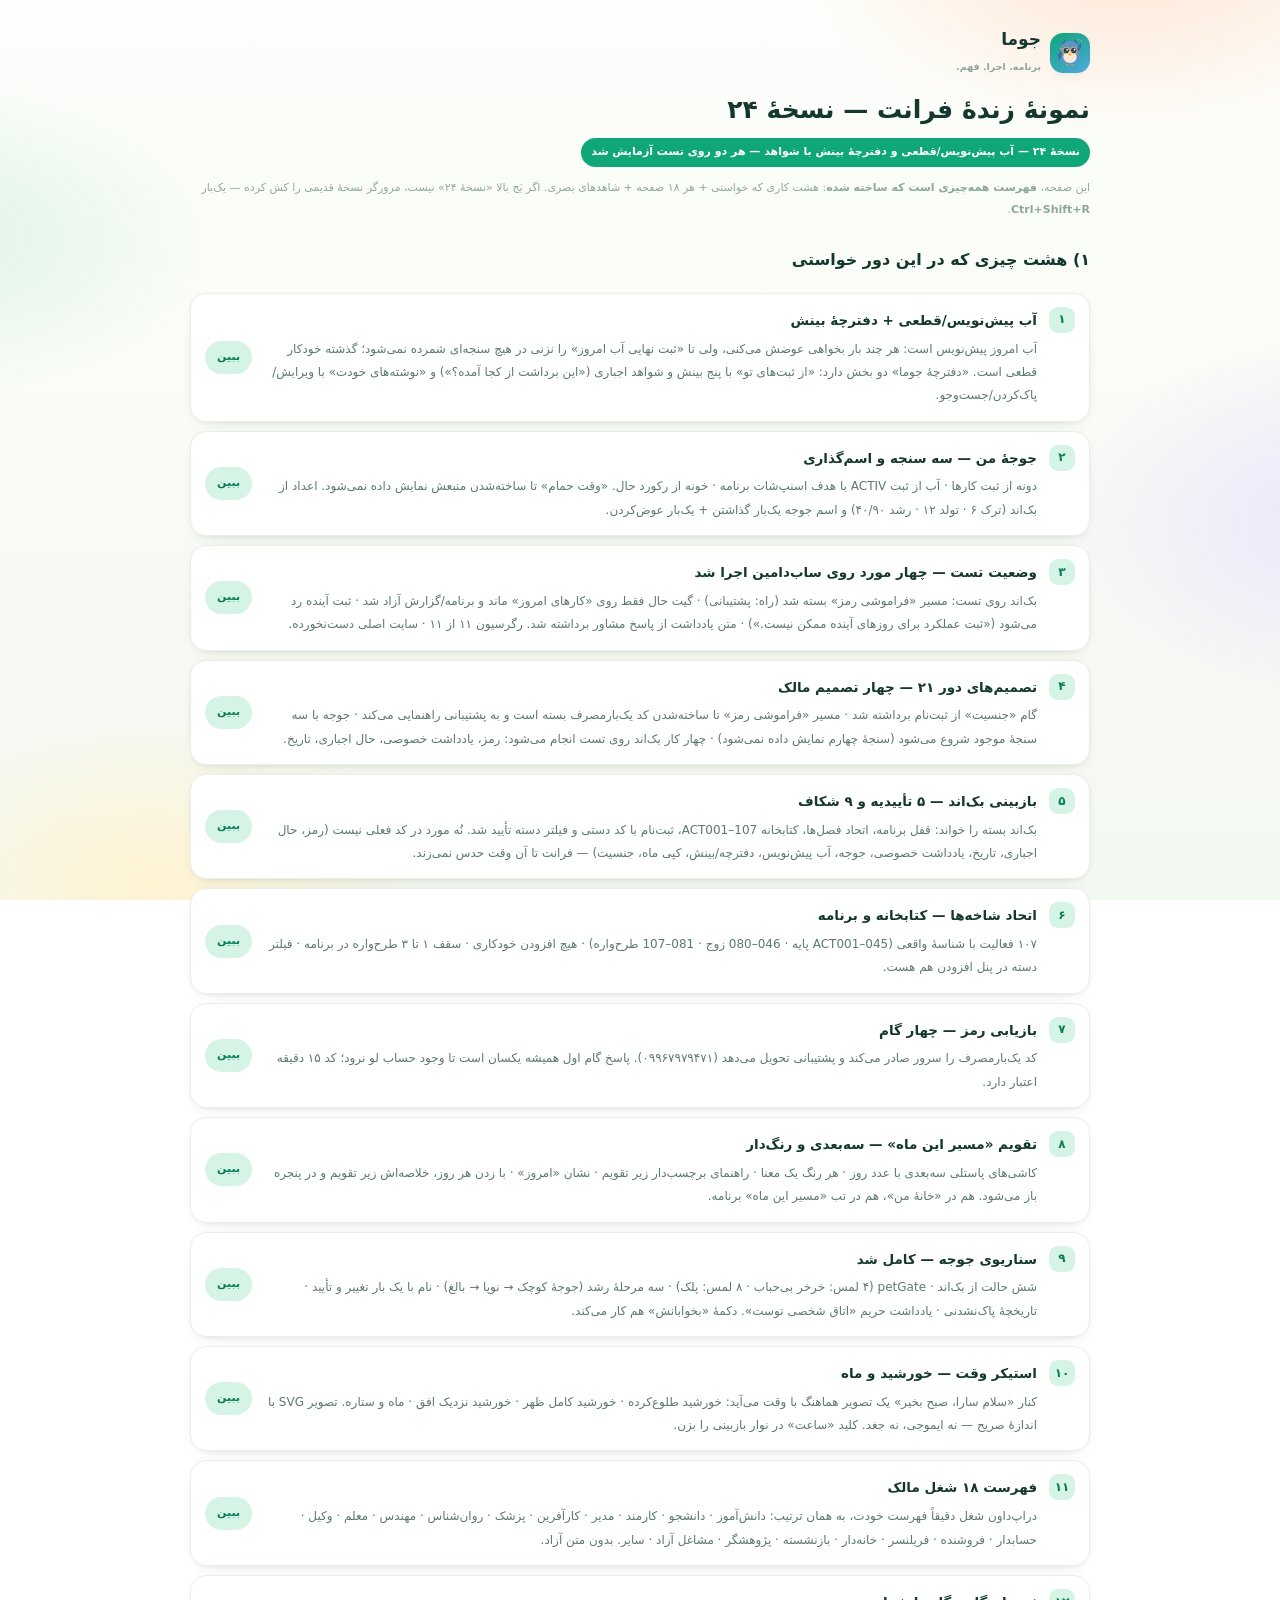
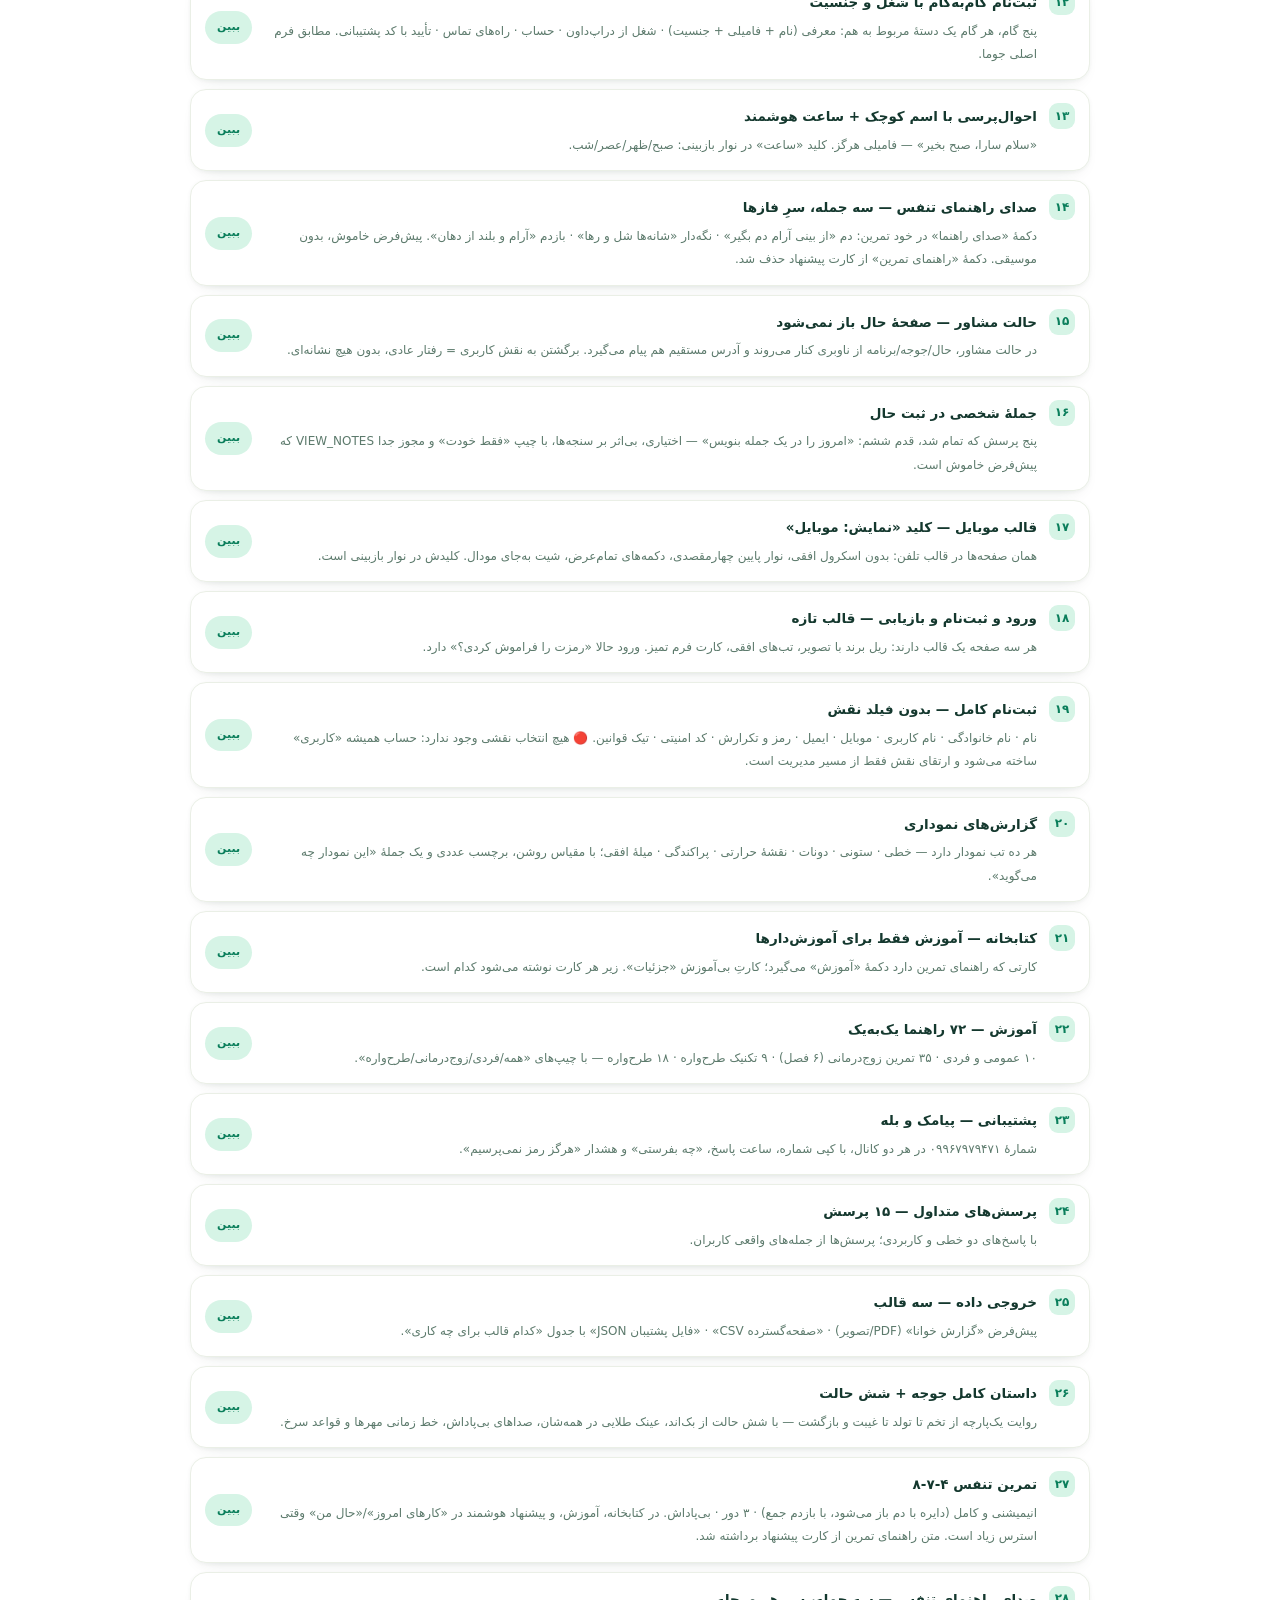
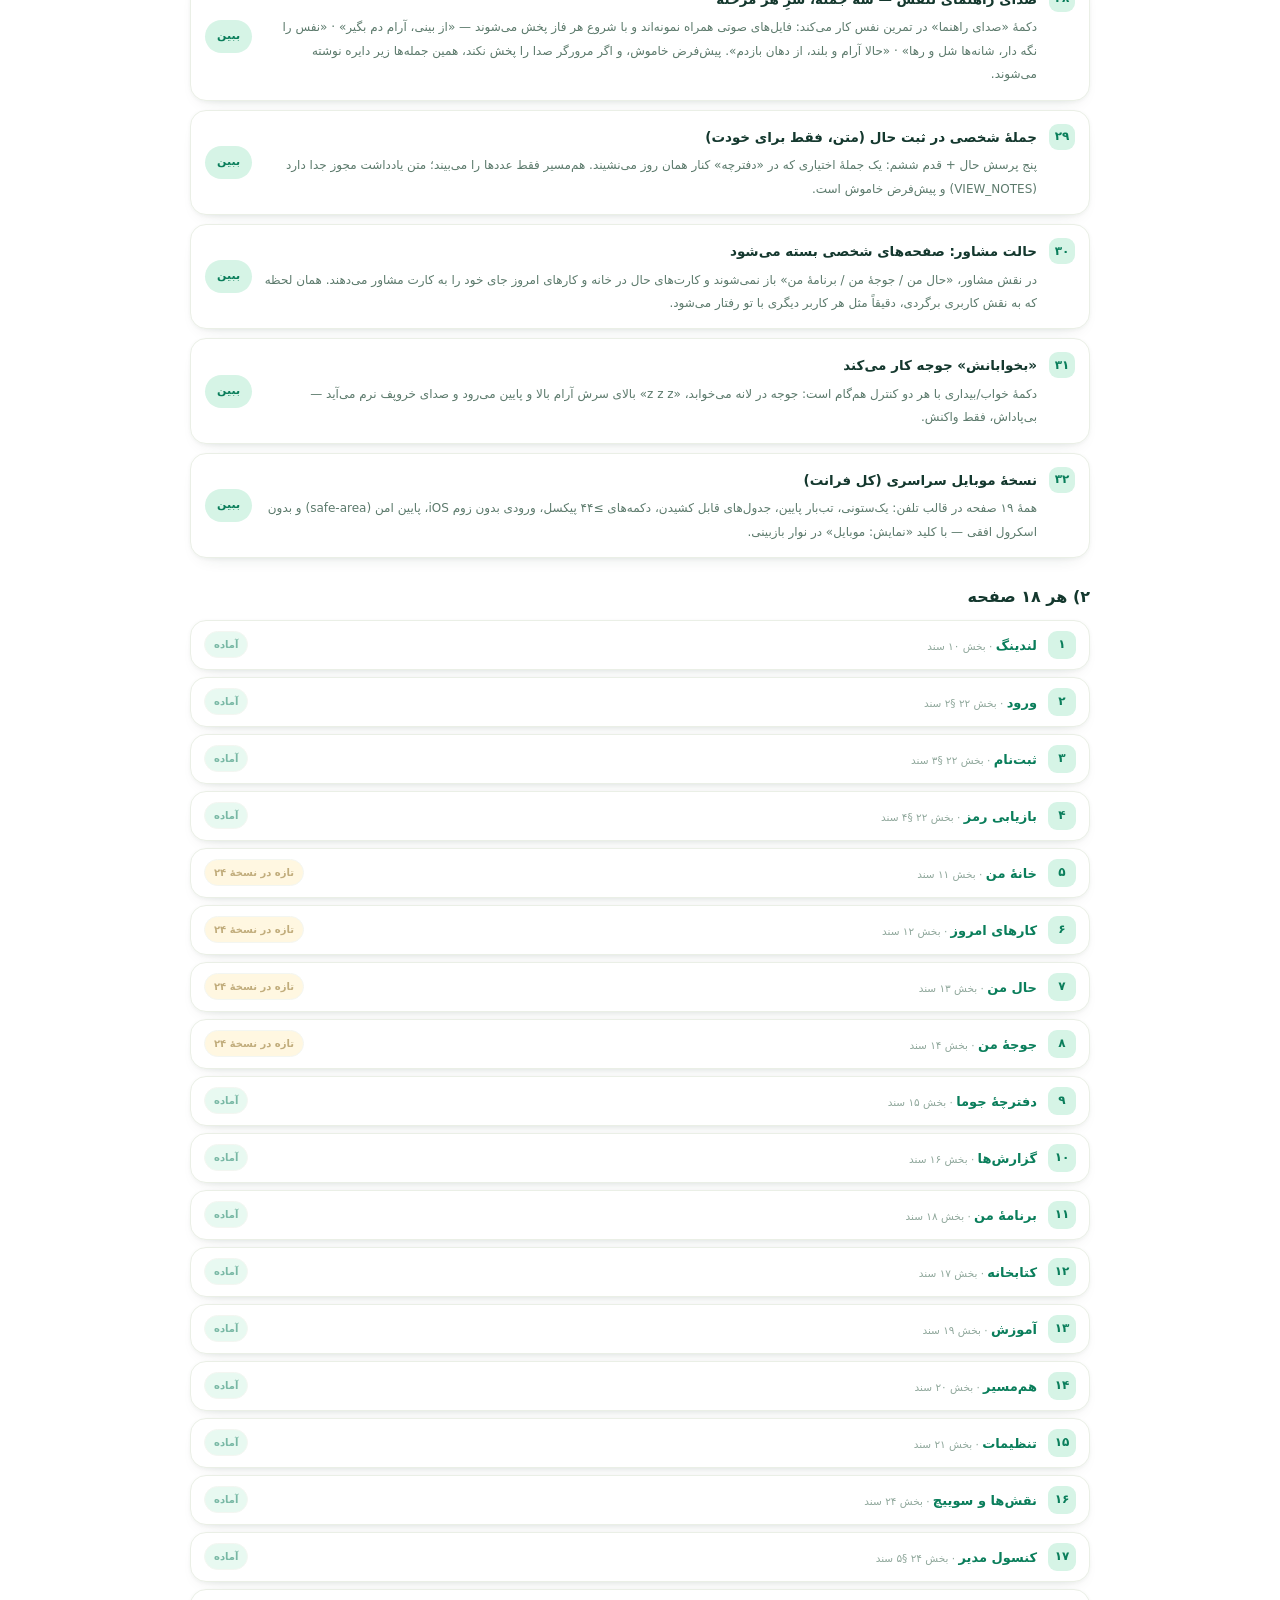
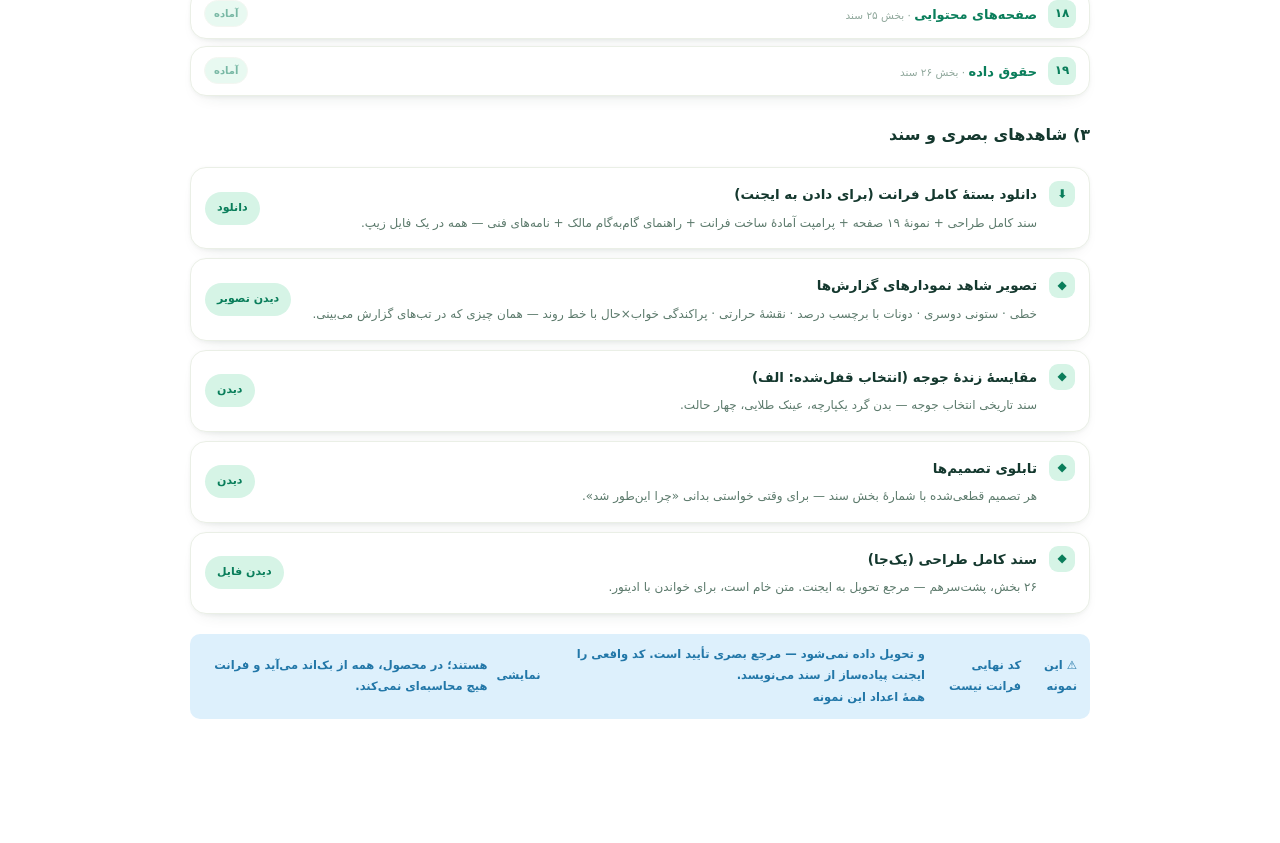
<file: index.html>
<!DOCTYPE html>
<html lang="fa" dir="rtl">
<head>
<meta charset="utf-8">
<meta name="viewport" content="width=device-width, initial-scale=1">
<title>جوما — ورودی پیش‌نمایش</title>
<meta http-equiv="refresh" content="0; url=./preview/proto/">
<style>
  body{font-family:"Vazirmatn",system-ui,sans-serif;background:#eef6fd;color:#1c3247;
       display:grid;place-items:center;min-height:100vh;margin:0;text-align:center;line-height:1.9}
  a{color:#0e6e7d;font-weight:700}
</style>
</head>
<body>
  <main>
    <p>در حال انتقال به نمونهٔ زندهٔ بازبینی جوما…</p>
    <p><a href="./preview/proto/">ورود دستی به نمونهٔ زندهٔ بازبینی</a></p>
  </main>
</body>
</html>
</file>
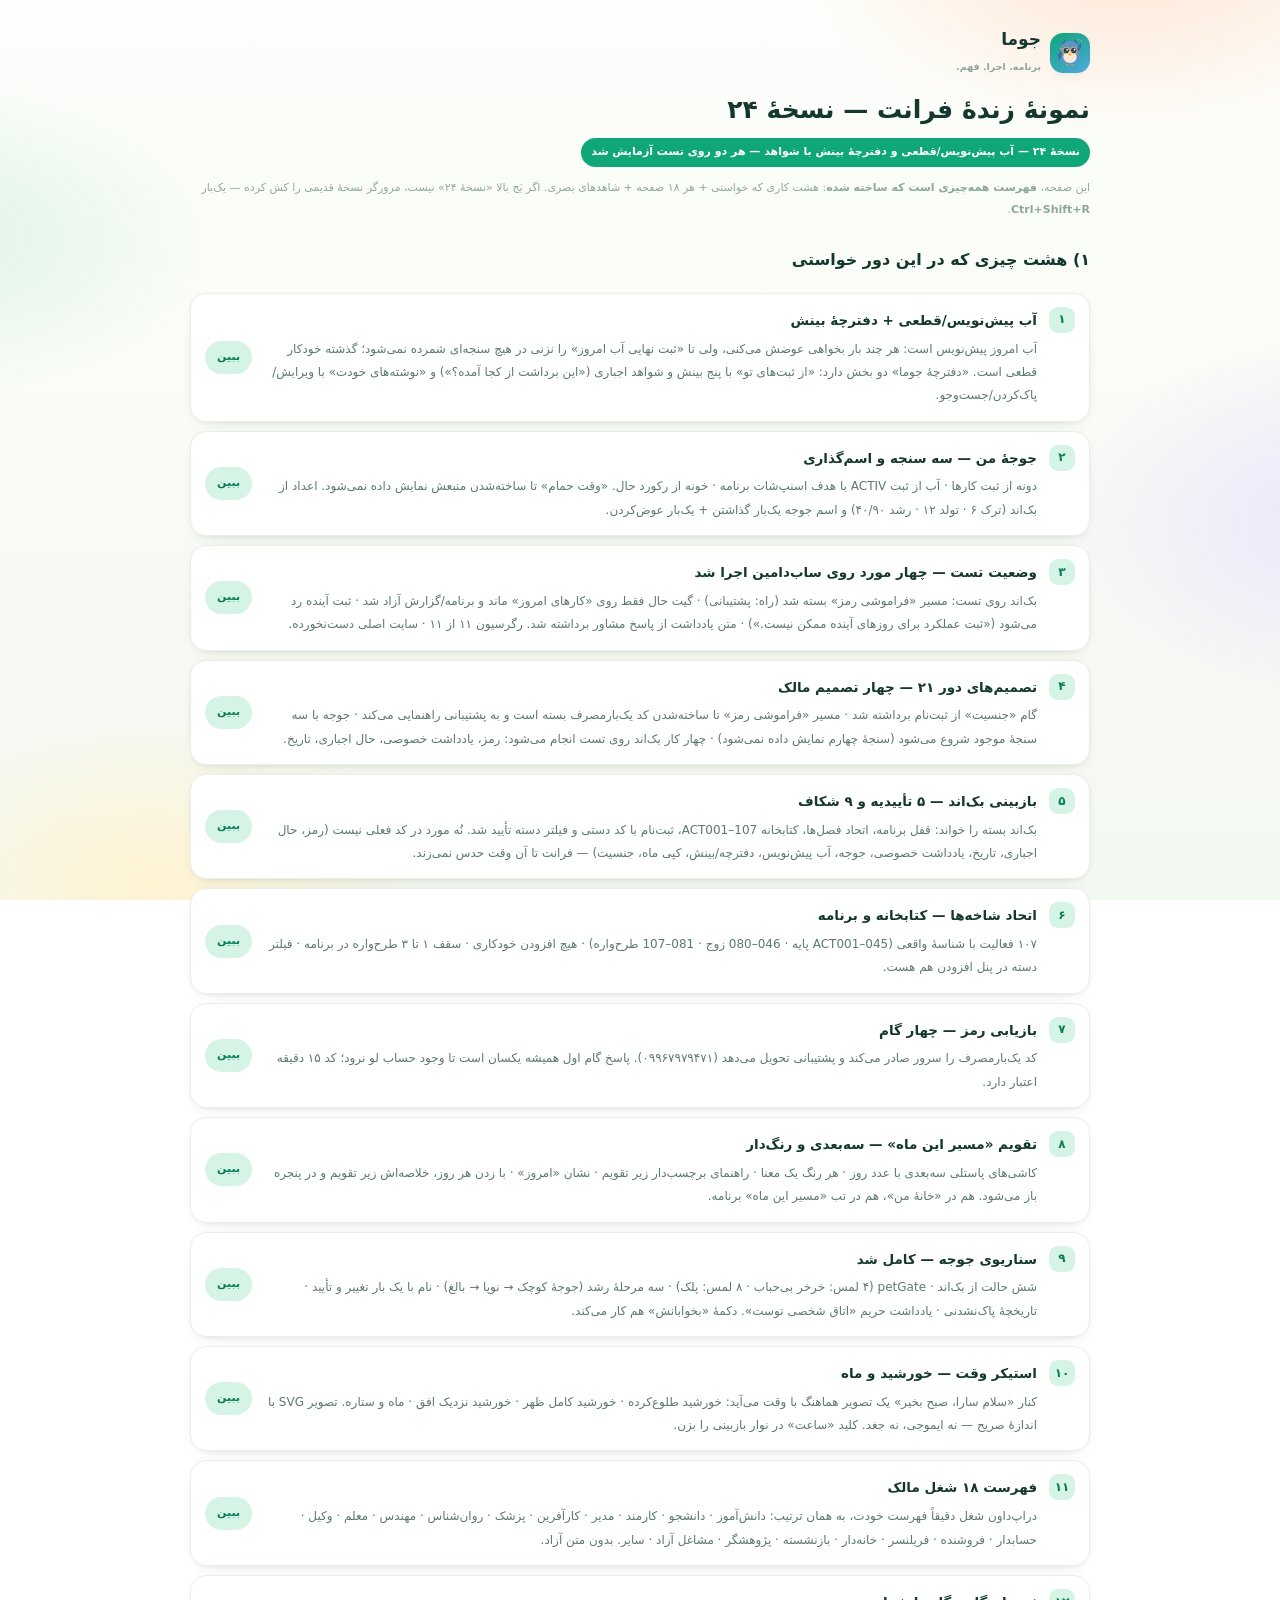
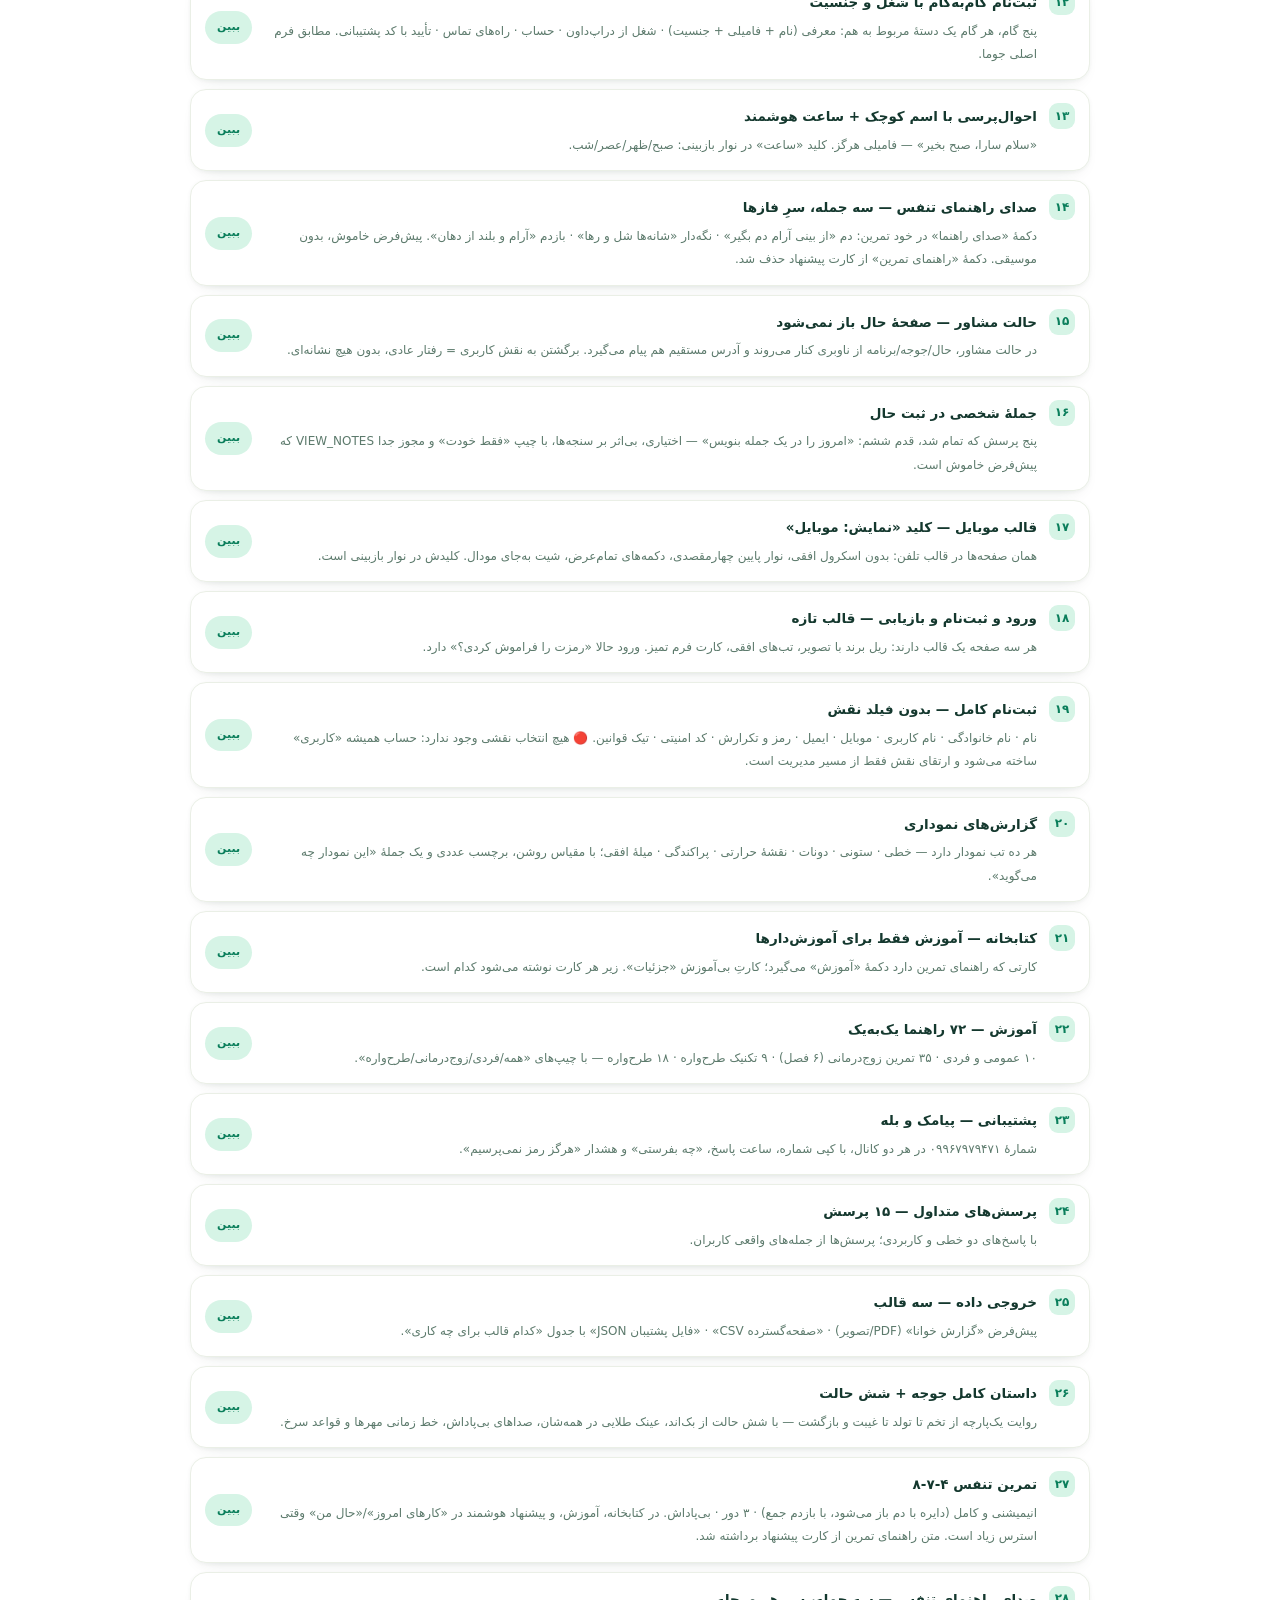
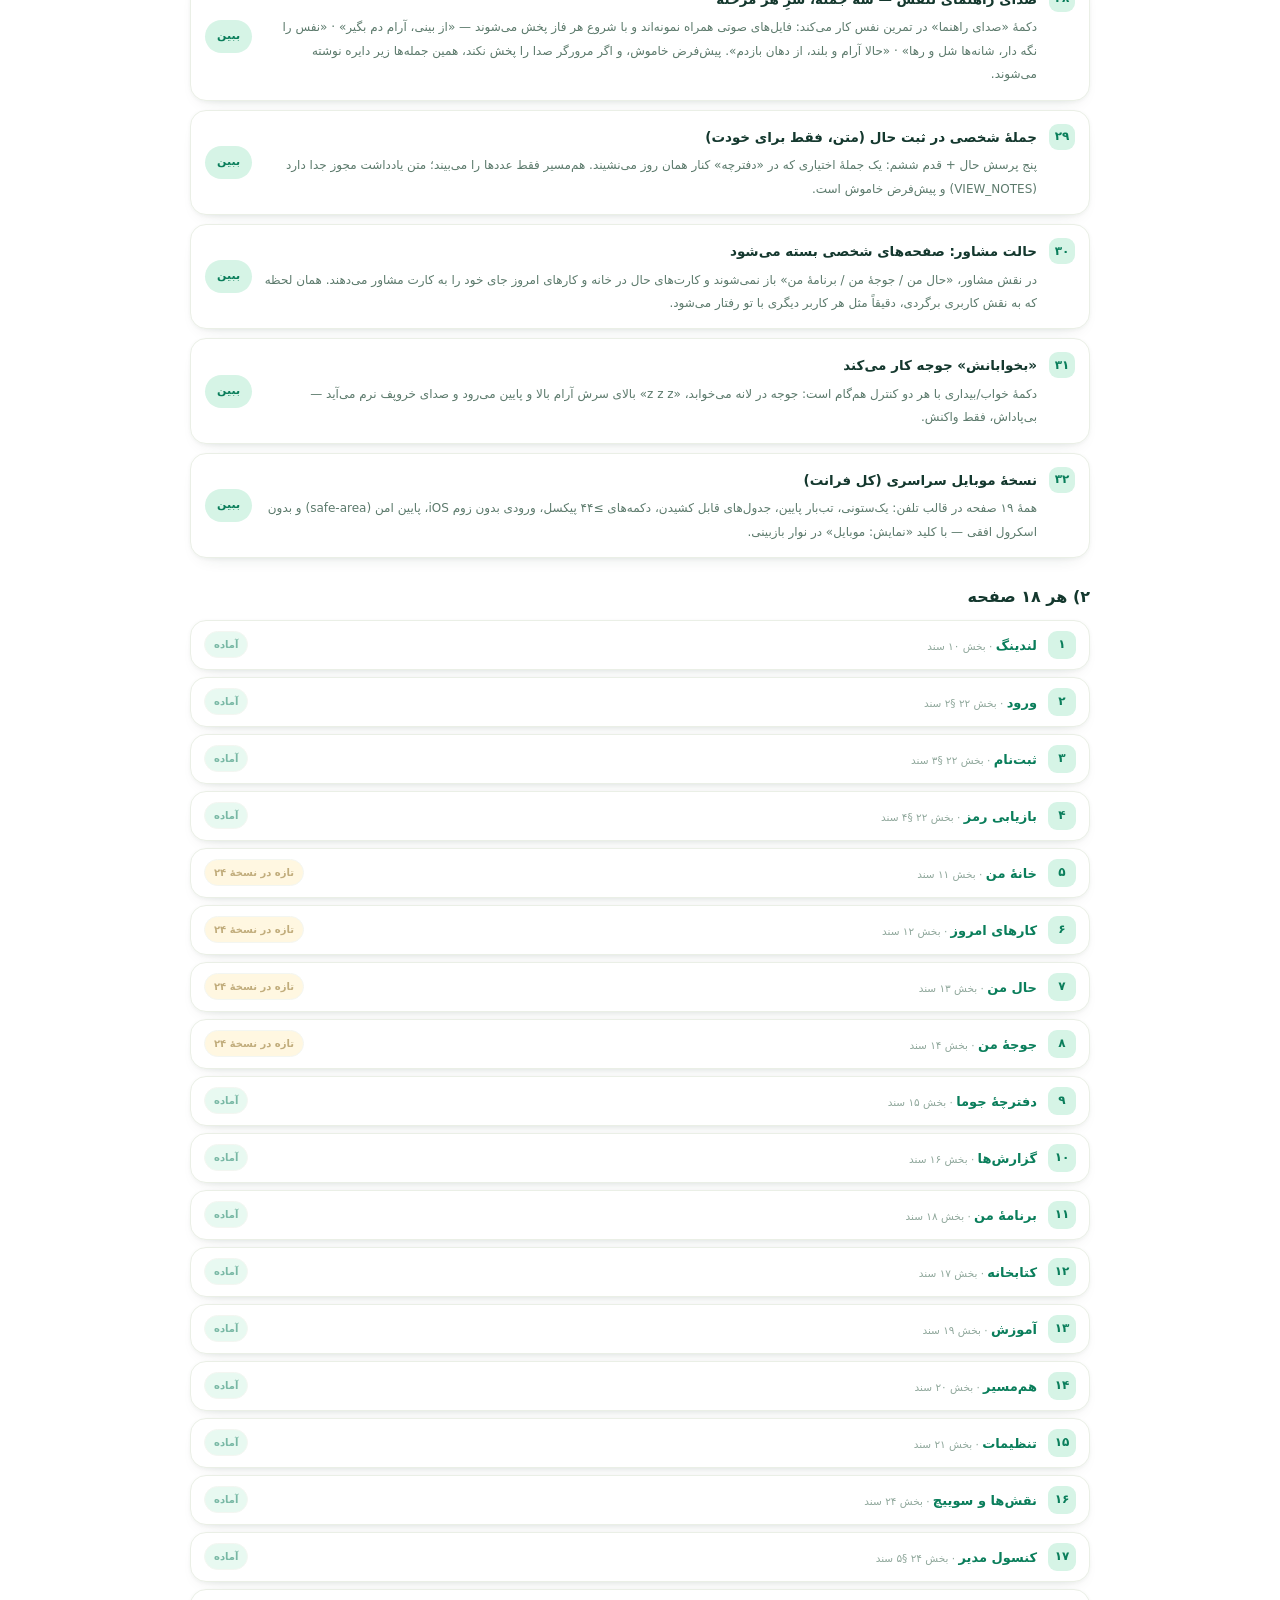
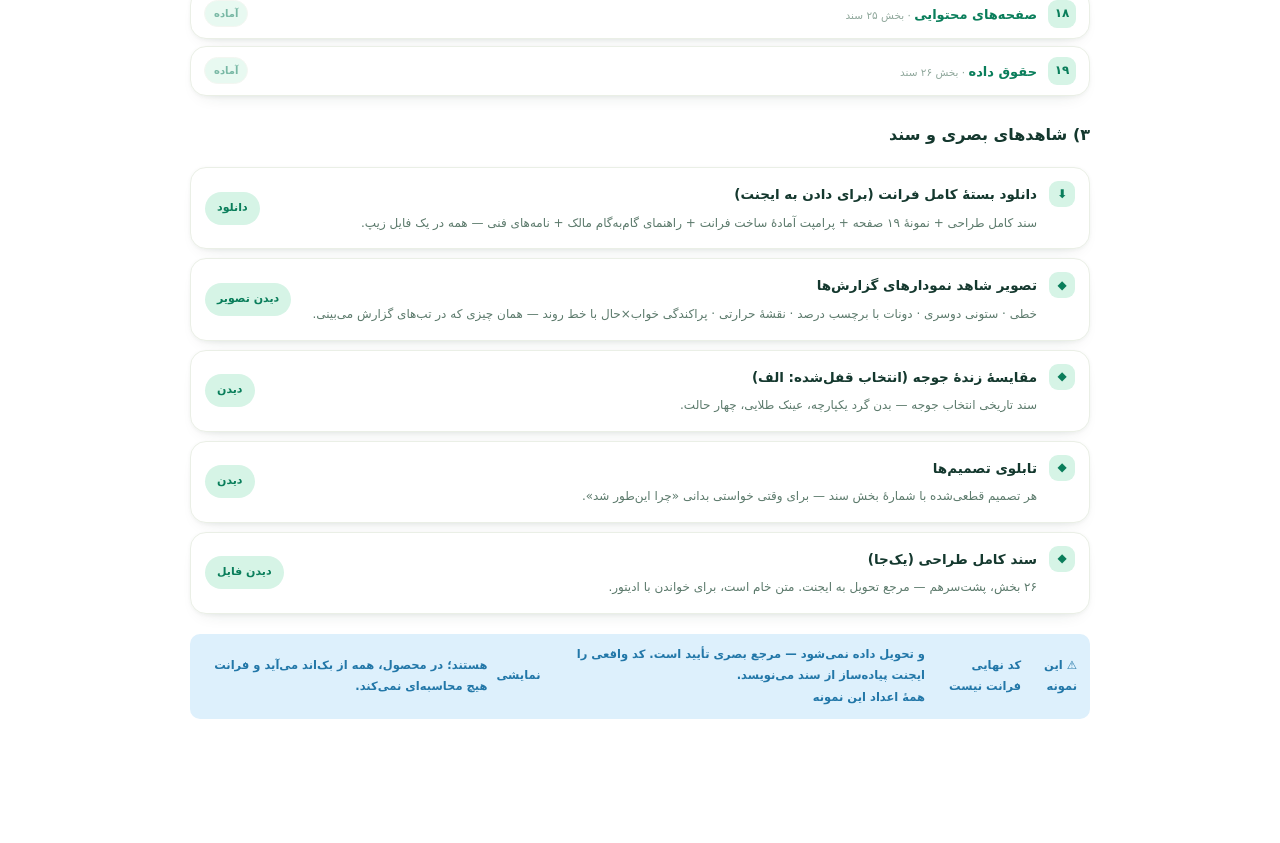
<file: preview/proto/index.html>
<!DOCTYPE html>
<html lang="fa" dir="rtl" data-theme="classic">
<head>
<meta charset="utf-8">
<meta http-equiv="Cache-Control" content="no-store, no-cache, must-revalidate">
<meta name="viewport" content="width=device-width,initial-scale=1,viewport-fit=cover">
<title>نمونهٔ زندهٔ جوما — بازبینی نسخهٔ ۲۴</title>
<link rel="stylesheet" href="proto.css?v=24">
<style>
  .intro{max-width:940px;margin:0 auto;padding:28px 20px 48px}
  .intro h1{font-size:25px;font-weight:900;margin-top:12px;line-height:1.6}
  .build{display:inline-block;background:var(--brand);color:#fff;font-size:11px;font-weight:900;padding:4px 10px;border-radius:999px;margin-top:8px}
  .what{margin:20px 0}
  .wrow{display:flex;gap:12px;align-items:flex-start;background:var(--card);border:1px solid var(--card-brd);
    border-radius:var(--r);padding:13px 14px;margin-bottom:9px;box-shadow:var(--shadow-sm)}
  .wrow .n{width:26px;height:26px;border-radius:9px;background:var(--brand-soft);color:var(--brand-ink);
    display:grid;place-items:center;font-weight:900;font-size:12px;flex:none}
  .wrow .t{flex:1;min-width:0}
  .wrow b{font-size:13.5px}
  .wrow p{font-size:12px;color:var(--ink-2);margin-top:4px;line-height:1.95}
  .wrow .go{flex:none;align-self:center;font-size:11px;font-weight:900;color:var(--brand-ink);background:var(--brand-soft);
    border-radius:999px;padding:6px 12px;text-decoration:none;white-space:nowrap}
  .scr-row{display:flex;align-items:center;gap:11px;padding:10px 13px;background:var(--card);
    border:1px solid var(--card-brd);border-radius:var(--r);margin-bottom:7px;box-shadow:var(--shadow-sm)}
  .scr-row .no{width:28px;height:28px;border-radius:9px;background:var(--brand-soft);color:var(--brand-ink);
    display:grid;place-items:center;font-weight:900;font-size:12px;flex:none}
  .scr-row .t{flex:1;min-width:0}
  .scr-row b{font-size:13px}
  .scr-row .sec{font-size:10.5px;color:var(--ink-3)}
  .badge{font-size:10px;font-weight:900;padding:3px 9px;border-radius:99px;background:var(--brand-soft);color:var(--brand-ink)}
  .badge.new{background:var(--gold-soft);color:var(--gold-ink)}
  h2{font-size:16px;font-weight:900;margin:26px 0 10px}
</style>
</head>
<body>
<div class="intro">
  <span class="logo"><span class="logo-tile" id="itile"></span>
    <span><b>جوما</b><small>برنامه. اجرا. فهم.</small></span></span>

  <h1>نمونهٔ زندهٔ فرانت — نسخهٔ ۲۴</h1>
  <span class="build" id="build">نسخهٔ ۲۴</span>
  <p class="tiny" style="margin-top:10px;line-height:2">
    این صفحه، <b>فهرست همه‌چیزی است که ساخته شده</b>: هشت کاری که خواستی + هر ۱۸ صفحه + شاهدهای بصری.
    اگر بَج بالا «نسخهٔ ۲۴» نیست، مرورگر نسخهٔ قدیمی را کش کرده — یک‌بار <b>Ctrl+Shift+R</b>.
  </p>

  <h2>۱) هشت چیزی که در این دور خواستی</h2>
  <div class="what" id="what"></div>

  <h2>۲) هر ۱۸ صفحه</h2>
  <div id="screens"></div>

  <h2>۳) شاهدهای بصری و سند</h2>
  <div class="what">
    <div class="wrow"><span class="n">⬇</span><div class="t"><b>دانلود بستهٔ کامل فرانت (برای دادن به ایجنت)</b>
      <p>سند کامل طراحی + نمونهٔ ۱۹ صفحه + پرامپت آمادهٔ ساخت فرانت + راهنمای گام‌به‌گام مالک + نامه‌های فنی — همه در یک فایل زیپ.</p></div>
      <a class="go" href="https://github.com/mirbolouki/joma/raw/v21/joma-frontend-v21.zip">دانلود</a></div>
    <div class="wrow"><span class="n">◆</span><div class="t"><b>تصویر شاهد نمودارهای گزارش‌ها</b>
      <p>خطی · ستونی دو‌سری · دونات با برچسب درصد · نقشهٔ حرارتی · پراکندگی خواب×حال با خط روند — همان چیزی که در تب‌های گزارش می‌بینی.</p></div>
      <a class="go" href="../v10-charts.png" target="_blank">دیدن تصویر</a></div>
    <div class="wrow"><span class="n">◆</span><div class="t"><b>مقایسهٔ زندهٔ جوجه (انتخاب قفل‌شده: الف)</b>
      <p>سند تاریخی انتخاب جوجه — بدن گرد یکپارچه، عینک طلایی، چهار حالت.</p></div>
      <a class="go" href="chick.html">دیدن</a></div>
    <div class="wrow"><span class="n">◆</span><div class="t"><b>تابلوی تصمیم‌ها</b>
      <p>هر تصمیم قطعی‌شده با شمارهٔ بخش سند — برای وقتی خواستی بدانی «چرا این‌طور شد».</p></div>
      <a class="go" href="../board.html">دیدن</a></div>
    <div class="wrow"><span class="n">◆</span><div class="t"><b>سند کامل طراحی (یک‌جا)</b>
      <p>۲۶ بخش، پشت‌سرهم — مرجع تحویل به ایجنت. متن خام است، برای خواندن با ادیتور.</p></div>
      <a class="go" href="../../docs/joma-design-spec-full.md" target="_blank">دیدن فایل</a></div>
  </div>

  <div class="banner info" style="margin-top:18px">
    ⚠ این نمونه <b>کد نهایی فرانت نیست</b> و تحویل داده نمی‌شود — مرجع بصری تأیید است. کد واقعی را ایجنت پیاده‌ساز از سند می‌نویسد.
    <br>همهٔ اعداد این نمونه <b>نمایشی</b> هستند؛ در محصول، همه از بک‌اند می‌آید و فرانت هیچ محاسبه‌ای نمی‌کند.
  </div>
</div>

<script src="sprite.js?v=24"></script>
<script src="proto.js?v=24"></script>
<script src="charts.js?v=24"></script>
<script>
var WHAT=[
['آب پیش‌نویس/قطعی + دفترچهٔ بینش','آب امروز پیش‌نویس است: هر چند بار بخواهی عوضش می‌کنی، ولی تا «ثبت نهایی آب امروز» را نزنی در هیچ سنجه‌ای شمرده نمی‌شود؛ گذشته خودکار قطعی است. «دفترچهٔ جوما» دو بخش دارد: «از ثبت‌های تو» با پنج بینش و شواهد اجباری («این برداشت از کجا آمده؟») و «نوشته‌های خودت» با ویرایش/پاک‌کردن/جست‌وجو.','book'],
['جوجهٔ من — سه سنجه و اسم‌گذاری','دونه از ثبت کارها · آب از ثبت ACTIV با هدف اسنپ‌شات برنامه · خونه از رکورد حال. «وقت حمام» تا ساخته‌شدن منبعش نمایش داده نمی‌شود. اعداد از بک‌اند (ترک ۶ · تولد ۱۲ · رشد ۴۰/۹۰) و اسم جوجه یک‌بار گذاشتن + یک‌بار عوض‌کردن.','chick'],
['وضعیت تست — چهار مورد روی ساب‌دامین اجرا شد','بک‌اند روی تست: مسیر «فراموشی رمز» بسته شد (راه: پشتیبانی) · گیت حال فقط روی «کارهای امروز» ماند و برنامه/گزارش آزاد شد · ثبت آینده رد می‌شود («ثبت عملکرد برای روزهای آینده ممکن نیست.») · متن یادداشت از پاسخ مشاور برداشته شد. رگرسیون ۱۱ از ۱۱ · سایت اصلی دست‌نخورده.','forgot'],

['تصمیم‌های دور ۲۱ — چهار تصمیم مالک','گام «جنسیت» از ثبت‌نام برداشته شد · مسیر «فراموشی رمز» تا ساخته‌شدن کد یک‌بارمصرف بسته است و به پشتیبانی راهنمایی می‌کند · جوجه با سه سنجهٔ موجود شروع می‌شود (سنجهٔ چهارم نمایش داده نمی‌شود) · چهار کار بک‌اند روی تست انجام می‌شود: رمز، یادداشت خصوصی، حال اجباری، تاریخ.','signup'],

['بازبینی بک‌اند — ۵ تأییدیه و ۹ شکاف','بک‌اند بسته را خواند: قفل برنامه، اتحاد فصل‌ها، کتابخانه ACT001–107، ثبت‌نام با کد دستی و فیلتر دسته تأیید شد. نُه مورد در کد فعلی نیست (رمز، حال اجباری، تاریخ، یادداشت خصوصی، جوجه، آب پیش‌نویس، دفترچه/بینش، کپی ماه، جنسیت) — فرانت تا آن وقت حدس نمی‌زند.','home'],
 ['اتحاد شاخه‌ها — کتابخانه و برنامه','۱۰۷ فعالیت با شناسهٔ واقعی (ACT001–045 پایه · 046–080 زوج · 081–107 طرح‌واره) · هیچ افزودن خودکاری · سقف ۱ تا ۳ طرح‌واره در برنامه · فیلتر دسته در پنل افزودن هم هست.','library'],
['بازیابی رمز — چهار گام','کد یک‌بارمصرف را سرور صادر می‌کند و پشتیبانی تحویل می‌دهد (۰۹۹۶۷۹۷۹۴۷۱). پاسخ گام اول همیشه یکسان است تا وجود حساب لو نرود؛ کد ۱۵ دقیقه اعتبار دارد.','forgot'],
['تقویم «مسیر این ماه» — سه‌بعدی و رنگ‌دار','کاشی‌های پاستلی سه‌بعدی با عدد روز · هر رنگ یک معنا · راهنمای برچسب‌دار زیر تقویم · نشان «امروز» · با زدن هر روز، خلاصه‌اش زیر تقویم و در پنجره باز می‌شود. هم در «خانهٔ من»، هم در تب «مسیر این ماه» برنامه.','home'],
['سناریوی جوجه — کامل شد','شش حالت از بک‌اند · petGate (۴ لمس: خرخر بی‌حباب · ۸ لمس: پلک) · سه مرحلهٔ رشد (جوجهٔ کوچک → نوپا → بالغ) · نام با یک بار تغییر و تأیید · تاریخچهٔ پاک‌نشدنی · یادداشت حریم «اتاق شخصی توست». دکمهٔ «بخوابانش» هم کار می‌کند.','chick'],
['استیکر وقت — خورشید و ماه','کنار «سلام سارا، صبح بخیر» یک تصویر هماهنگ با وقت می‌آید: خورشید طلوع‌کرده · خورشید کامل ظهر · خورشید نزدیک افق · ماه و ستاره. تصویر SVG با اندازهٔ صریح — نه ایموجی، نه جغد. کلید «ساعت» در نوار بازبینی را بزن.','home'],
['فهرست ۱۸ شغل مالک','دراپ‌داون شغل دقیقاً فهرست خودت، به همان ترتیب: دانش‌آموز · دانشجو · کارمند · مدیر · کارآفرین · پزشک · روان‌شناس · مهندس · معلم · وکیل · حسابدار · فروشنده · فریلنسر · خانه‌دار · بازنشسته · پژوهشگر · مشاغل آزاد · سایر. بدون متن آزاد.','signup'],
['ثبت‌نام گام‌به‌گام با شغل و جنسیت','پنج گام، هر گام یک دستهٔ مربوط به هم: معرفی (نام + فامیلی + جنسیت) · شغل از دراپ‌داون · حساب · راه‌های تماس · تأیید با کد پشتیبانی. مطابق فرم اصلی جوما.','signup'],
['احوال‌پرسی با اسم کوچک + ساعت هوشمند','«سلام سارا، صبح بخیر» — فامیلی هرگز. کلید «ساعت» در نوار بازبینی: صبح/ظهر/عصر/شب.','home'],
['صدای راهنمای تنفس — سه جمله، سرِ فازها','دکمهٔ «صدای راهنما» در خود تمرین: دم «از بینی آرام دم بگیر» · نگه‌دار «شانه‌ها شل و رها» · بازدم «آرام و بلند از دهان». پیش‌فرض خاموش، بدون موسیقی. دکمهٔ «راهنمای تمرین» از کارت پیشنهاد حذف شد.','today'],
['حالت مشاور — صفحهٔ حال باز نمی‌شود','در حالت مشاور، حال/جوجه/برنامه از ناوبری کنار می‌روند و آدرس مستقیم هم پیام می‌گیرد. برگشتن به نقش کاربری = رفتار عادی، بدون هیچ نشانه‌ای.','mood'],
['جملهٔ شخصی در ثبت حال','پنج پرسش که تمام شد، قدم ششم: «امروز را در یک جمله بنویس» — اختیاری، بی‌اثر بر سنجه‌ها، با چیپ «فقط خودت» و مجوز جدا VIEW_NOTES که پیش‌فرض خاموش است.','mood'],
['قالب موبایل — کلید «نمایش: موبایل»','همان صفحه‌ها در قالب تلفن: بدون اسکرول افقی، نوار پایین چهارمقصدی، دکمه‌های تمام‌عرض، شیت به‌جای مودال. كلیدش در نوار بازبینی است.','home'],
['ورود و ثبت‌نام و بازیابی — قالب تازه','هر سه صفحه یک قالب دارند: ریل برند با تصویر، تب‌های افقی، کارت فرم تمیز. ورود حالا «رمزت را فراموش کردی؟» دارد.','login'],
['ثبت‌نام کامل — بدون فیلد نقش','نام · نام خانوادگی · نام کاربری · موبایل · ایمیل · رمز و تکرارش · کد امنیتی · تیک قوانین. 🔴 هیچ انتخاب نقشی وجود ندارد: حساب همیشه «کاربری» ساخته می‌شود و ارتقای نقش فقط از مسیر مدیریت است.','signup'],
 ['گزارش‌های نموداری','هر ده تب نمودار دارد — خطی · ستونی · دونات · نقشهٔ حرارتی · پراکندگی · میلهٔ افقی؛ با مقیاس روشن، برچسب عددی و یک جملهٔ «این نمودار چه می‌گوید».','reports'],
 ['کتابخانه — آموزش فقط برای آموزش‌دارها','کارتی که راهنمای تمرین دارد دکمهٔ «آموزش» می‌گیرد؛ کارتِ بی‌آموزش «جزئیات». زیر هر کارت نوشته می‌شود کدام است.','library'],
 ['آموزش — ۷۲ راهنما یک‌به‌یک','۱۰ عمومی و فردی · ۳۵ تمرین زوج‌درمانی (۶ فصل) · ۹ تکنیک طرح‌واره · ۱۸ طرح‌واره — با چیپ‌های «همه/فردی/زوج‌درمانی/طرح‌واره».','edu'],
 ['پشتیبانی — پیامک و بله','شمارهٔ ۰۹۹۶۷۹۷۹۴۷۱ در هر دو کانال، با کپی شماره، ساعت پاسخ، «چه بفرستی» و هشدار «هرگز رمز نمی‌پرسیم».','content'],
 ['پرسش‌های متداول — ۱۵ پرسش','با پاسخ‌های دو خطی و کاربردی؛ پرسش‌ها از جمله‌های واقعی کاربران.','content'],
 ['خروجی داده — سه قالب','پیش‌فرض «گزارش خوانا» (PDF/تصویر) · «صفحه‌گسترده CSV» · «فایل پشتیبان JSON» با جدول «کدام قالب برای چه کاری».','rights'],
 ['داستان کامل جوجه + شش حالت','روایت یک‌پارچه از تخم تا تولد تا غیبت و بازگشت — با شش حالت از بک‌اند، عینک طلایی در همه‌شان، صداهای بی‌پاداش، خط زمانی مهرها و قواعد سرخ.','chick'],
['تمرین تنفس ۴-۷-۸','انیمیشنی و کامل (دایره با دم باز می‌شود، با بازدم جمع) · ۳ دور · بی‌پاداش. در کتابخانه، آموزش، و پیشنهاد هوشمند در «کارهای امروز»/«حال من» وقتی استرس زیاد است. متن راهنمای تمرین از کارت پیشنهاد برداشته شد.','today'],
['صدای راهنمای تنفس — سه جمله، سرِ هر مرحله','دکمهٔ «صدای راهنما» در تمرین نفس کار می‌کند: فایل‌های صوتی همراه نمونه‌اند و با شروع هر فاز پخش می‌شوند — «از بینی، آرام دم بگیر» · «نفس را نگه دار، شانه‌ها شل و رها» · «حالا آرام و بلند، از دهان بازدم». پیش‌فرض خاموش، و اگر مرورگر صدا را پخش نکند، همین جمله‌ها زیر دایره نوشته می‌شوند.','today'],
['جملهٔ شخصی در ثبت حال (متن، فقط برای خودت)','پنج پرسش حال + قدم ششم: یک جملهٔ اختیاری که در «دفترچه» کنار همان روز می‌نشیند. هم‌مسیر فقط عددها را می‌بیند؛ متن یادداشت مجوز جدا دارد (VIEW_NOTES) و پیش‌فرض خاموش است.','mood'],
['حالت مشاور: صفحه‌های شخصی بسته می‌شود','در نقش مشاور، «حال من / جوجهٔ من / برنامهٔ من» باز نمی‌شوند و کارت‌های حال در خانه و کارهای امروز جای خود را به کارت مشاور می‌دهند. همان لحظه که به نقش کاربری برگردی، دقیقاً مثل هر کاربر دیگری با تو رفتار می‌شود.','mood'],
['«بخوابانش» جوجه کار می‌کند','دکمهٔ خواب/بیداری با هر دو کنترل هم‌گام است: جوجه در لانه می‌خوابد، «z z z» بالای سرش آرام بالا و پایین می‌رود و صدای خروپف نرم می‌آید — بی‌پاداش، فقط واکنش.','chick'],
['نسخهٔ موبایل سراسری (کل فرانت)','همهٔ ۱۹ صفحه در قالب تلفن: یک‌ستونی، تب‌بار پایین، جدول‌های قابل کشیدن، دکمه‌های ≥۴۴ پیکسل، ورودی بدون زوم iOS، پایین امن (safe-area) و بدون اسکرول افقی — با کلید «نمایش: موبایل» در نوار بازبینی.','home']
];
var MAP=[
 ['landing','لندینگ','۱۰'],['login','ورود','۲۲ §۲'],['signup','ثبت‌نام','۲۲ §۳'],['forgot','بازیابی رمز','۲۲ §۴'],['home','خانهٔ من','۱۱'],
 ['today','کارهای امروز','۱۲'],['mood','حال من','۱۳'],['chick','جوجهٔ من','۱۴'],['book','دفترچهٔ جوما','۱۵'],
 ['reports','گزارش‌ها','۱۶'],['plan','برنامهٔ من','۱۸'],['library','کتابخانه','۱۷'],['edu','آموزش','۱۹'],
 ['hammasir','هم‌مسیر','۲۰'],['settings','تنظیمات','۲۱'],['roles','نقش‌ها و سوییچ','۲۴'],['admin','کنسول مدیر','۲۴ §۵'],
 ['content','صفحه‌های محتوایی','۲۵'],['rights','حقوق داده','۲۶']
];
var NEW=['home','today','mood','chick'];
document.addEventListener('DOMContentLoaded',function(){
  document.getElementById('itile').innerHTML='<svg width="30" height="30"><use href="#owl-hi"/></svg>';
  document.getElementById('build').textContent=(typeof BUILD!=='undefined'?BUILD:'نسخهٔ ۲۴');
  document.getElementById('what').innerHTML=WHAT.map(function(w,i){
    return '<div class="wrow"><span class="n">'+fa(i+1)+'</span><div class="t"><b>'+w[0]+'</b><p>'+w[1]+'</p></div>'+
      '<a class="go" href="app.html?v=24#'+w[2]+'">ببین</a></div>';
  }).join('');
  document.getElementById('screens').innerHTML=MAP.map(function(m,i){
    return '<a class="scr-row" href="app.html?v=24#'+m[0]+'"><span class="no">'+fa(i+1)+'</span>'+
      '<span class="t"><b>'+m[1]+'</b><span class="sec"> · بخش '+m[2]+' سند</span></span>'+
      '<span class="badge'+(NEW.indexOf(m[0])>-1?' new':'')+'">'+(NEW.indexOf(m[0])>-1?'تازه در نسخهٔ ۲۴':'آماده')+'</span></a>';
  }).join('');
});
</script>
</body>
</html>
</file>
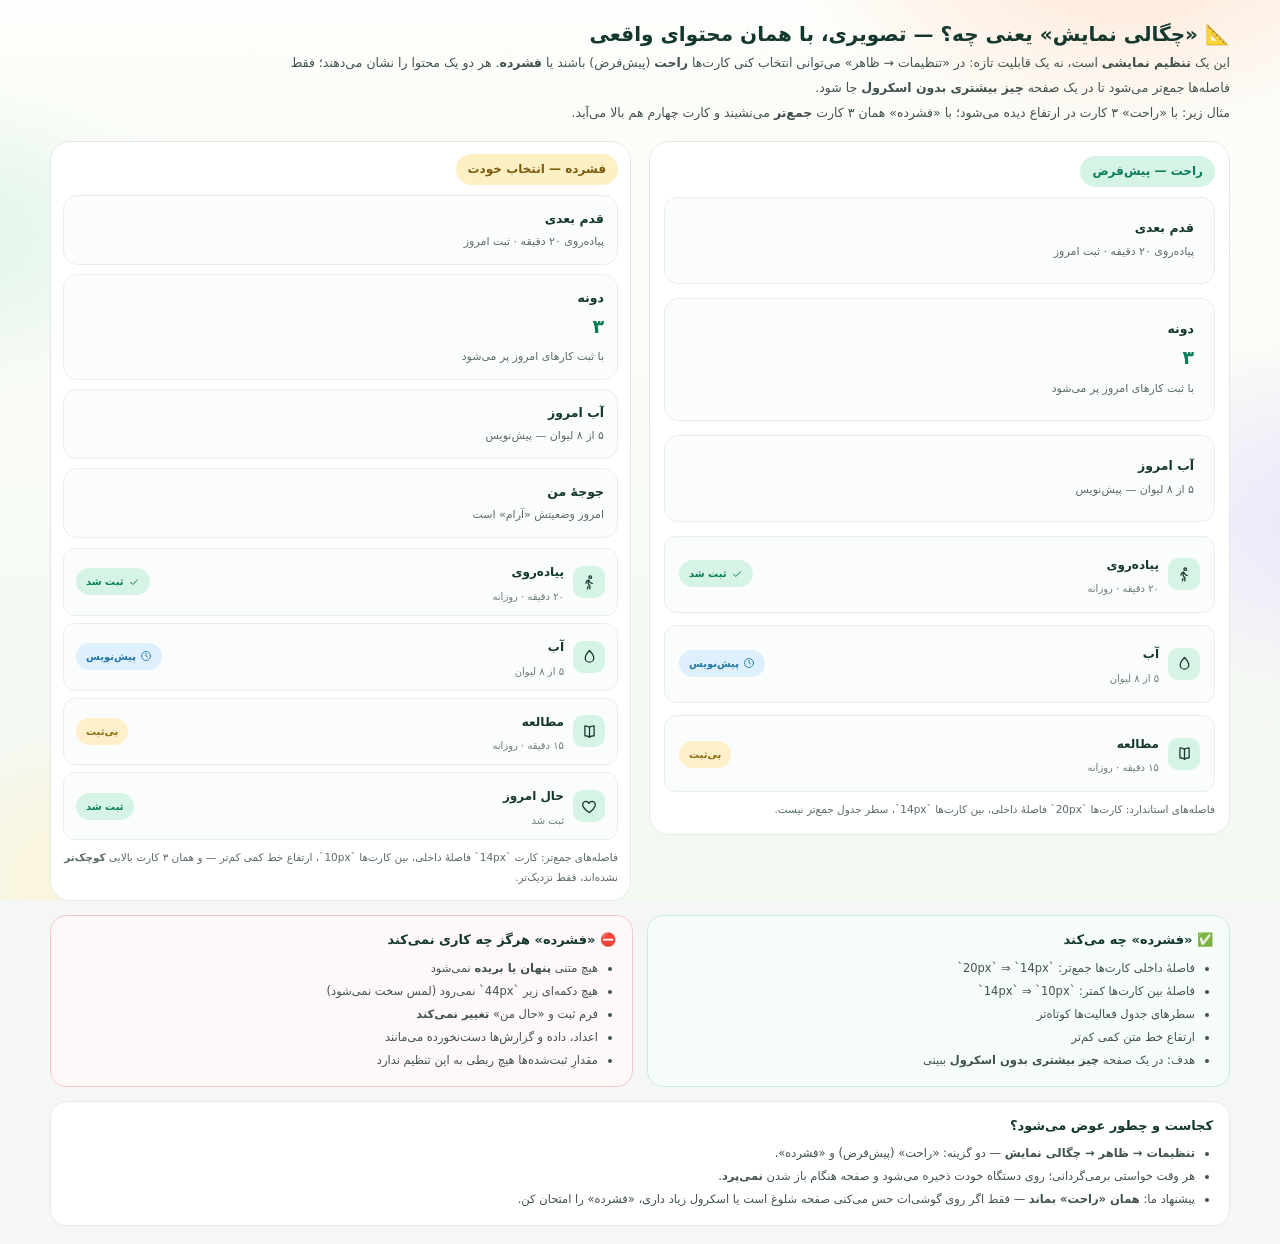
<file: docs/compact-gallery.html>
<!DOCTYPE html>
<html lang="fa" dir="rtl">
<head>
<meta charset="utf-8">
<meta name="viewport" content="width=device-width, initial-scale=1">
<title>چگالی نمایش — «راحت» و «فشرده» (توضیح تصویری برای مالک)</title>
<link rel="stylesheet" href="../preview/proto/proto.css">
<style>
  body{background:#F4F7F6;padding:18px}
  .gal{max-width:1180px;margin:0 auto}
  h1{font-size:20px}
  .lead{font-size:12.5px;line-height:2;color:#41524C;max-width:940px}
  .two{display:grid;grid-template-columns:1fr 1fr;gap:18px;margin-top:16px;align-items:start}
  @media(max-width:900px){.two{grid-template-columns:1fr}}
  .panel{border-radius:20px;padding:14px;background:#fff;border:1px solid #E3EAE6}
  .plabel{display:inline-flex;align-items:center;gap:8px;font-size:12px;font-weight:900;margin-bottom:10px;padding:4px 12px;border-radius:99px;background:var(--brand-soft);color:var(--brand-ink)}
  .plabel.alt{background:#FDF0C4;color:#7A5B10}
  .stack{display:flex;flex-direction:column}
  .mini{background:#FBFDFC;border:1px solid #E8EFEB;border-radius:14px}
  .mini h4{margin:0;font-size:12.5px}
  .mini p{margin:4px 0 0;font-size:11px;color:#5A6B65}
  .mini .num{font-size:19px;font-weight:900;color:var(--brand-ink)}
  .rowl{display:flex;align-items:center;gap:9px;background:#FBFDFC;border:1px solid #E8EFEB;border-radius:12px}
  .rowl .ci{width:32px;height:32px;border-radius:10px;display:grid;place-items:center;background:var(--brand-soft);flex:none}
  .rowl b{font-size:12px;font-weight:800}
  .rowl small{display:block;font-size:10px;color:#6B7C76;margin-top:2px}
  .rowl .end{margin-inline-start:auto}
  /* ── راحت (پیش‌فرض) ── */
  .comfort .stack{gap:14px}
  .comfort .mini{padding:20px}
  .comfort .rowl{padding:14px}
  .comfort .rowl+.rowl{margin-top:12px}
  .comfort .mini p{line-height:1.9}
  /* ── فشرده ── */
  .compact{padding:12px}
  .compact .stack{gap:9px}
  .compact .mini{padding:13px}
  .compact .rowl{padding:9px 12px}
  .compact .rowl+.rowl{margin-top:7px}
  .compact .mini p{line-height:1.65}
  .caps{font-size:10.5px;color:#5A6B65;line-height:1.9;margin-top:8px}
  .grid2b{display:grid;grid-template-columns:1fr 1fr;gap:14px}
  .box{background:#fff;border:1px solid #E3EAE6;border-radius:16px;padding:14px 16px;margin-top:14px}
  .box.no{border-color:#F3C9C9;background:#FFF8F8}
  .box.yes{border-color:#CDEBDC;background:#F6FDF9}
  .box h3{font-size:13px;margin:0 0 6px}
  .box ul{margin:0;padding-inline-start:18px;font-size:11.5px;line-height:2;color:#41524C}
</style>
</head>
<body>
<div class="gal">
  <h1>📐 «چگالی نمایش» یعنی چه؟ — تصویری، با همان محتوای واقعی</h1>
  <p class="lead">
    این یک <b>تنظیم نمایشی</b> است، نه یک قابلیت تازه: در «تنظیمات → ظاهر» می‌توانی انتخاب کنی
    کارت‌ها <b>راحت</b> (پیش‌فرض) باشند یا <b>فشرده</b>. هر دو یک محتوا را نشان می‌دهند؛ فقط فاصله‌ها جمع‌تر می‌شود
    تا در یک صفحه <b>چیز بیشتری بدون اسکرول</b> جا شود.
    <br>مثال زیر: با «راحت» ۳ کارت در ارتفاع دیده می‌شود؛ با «فشرده» همان ۳ کارت <b>جمع‌تر</b> می‌نشیند و کارت چهارم هم بالا می‌آید.
  </p>

  <div class="two">
    <div class="panel comfort">
      <span class="plabel">راحت — پیش‌فرض</span>
      <div class="stack">
        <div class="mini"><h4>قدم بعدی</h4><p>پیاده‌روی ۲۰ دقیقه · ثبت امروز</p></div>
        <div class="mini"><h4>دونه</h4><span class="num">۳</span><p>با ثبت کارهای امروز پر می‌شود</p></div>
        <div class="mini"><h4>آب امروز</h4><p>۵ از ۸ لیوان — پیش‌نویس</p></div>
      </div>
      <div style="margin-top:14px">
        <div class="rowl"><span class="ci"><svg width="17" height="17"><use href="#i-walk"/></svg></span><span><b>پیاده‌روی</b><small>۲۰ دقیقه · روزانه</small></span><span class="end"><span class="tst done"><svg width="13" height="13"><use href="#i-check"/></svg> ثبت شد</span></span></div>
        <div class="rowl"><span class="ci"><svg width="17" height="17"><use href="#i-drop"/></svg></span><span><b>آب</b><small>۵ از ۸ لیوان</small></span><span class="end"><span class="tst draft"><svg width="13" height="13"><use href="#i-clock"/></svg> پیش‌نویس</span></span></div>
        <div class="rowl"><span class="ci"><svg width="17" height="17"><use href="#i-book"/></svg></span><span><b>مطالعه</b><small>۱۵ دقیقه · روزانه</small></span><span class="end"><span class="tst wait">بی‌ثبت</span></span></div>
      </div>
      <p class="caps">فاصله‌های استاندارد: کارت‌ها `20px` فاصلهٔ داخلی، بین کارت‌ها `14px`، سطر جدول جمع‌تر نیست.</p>
    </div>

    <div class="panel compact">
      <span class="plabel alt">فشرده — انتخاب خودت</span>
      <div class="stack">
        <div class="mini"><h4>قدم بعدی</h4><p>پیاده‌روی ۲۰ دقیقه · ثبت امروز</p></div>
        <div class="mini"><h4>دونه</h4><span class="num">۳</span><p>با ثبت کارهای امروز پر می‌شود</p></div>
        <div class="mini"><h4>آب امروز</h4><p>۵ از ۸ لیوان — پیش‌نویس</p></div>
        <div class="mini"><h4>جوجهٔ من</h4><p>امروز وضعیتش «آرام» است</p></div>
      </div>
      <div style="margin-top:10px">
        <div class="rowl"><span class="ci"><svg width="17" height="17"><use href="#i-walk"/></svg></span><span><b>پیاده‌روی</b><small>۲۰ دقیقه · روزانه</small></span><span class="end"><span class="tst done"><svg width="13" height="13"><use href="#i-check"/></svg> ثبت شد</span></span></div>
        <div class="rowl"><span class="ci"><svg width="17" height="17"><use href="#i-drop"/></svg></span><span><b>آب</b><small>۵ از ۸ لیوان</small></span><span class="end"><span class="tst draft"><svg width="13" height="13"><use href="#i-clock"/></svg> پیش‌نویس</span></span></div>
        <div class="rowl"><span class="ci"><svg width="17" height="17"><use href="#i-book"/></svg></span><span><b>مطالعه</b><small>۱۵ دقیقه · روزانه</small></span><span class="end"><span class="tst wait">بی‌ثبت</span></span></div>
        <div class="rowl"><span class="ci"><svg width="17" height="17"><use href="#i-heart"/></svg></span><span><b>حال امروز</b><small>ثبت شد</small></span><span class="end"><span class="tst done">ثبت شد</span></span></div>
      </div>
      <p class="caps">فاصله‌های جمع‌تر: کارت `14px` فاصلهٔ داخلی، بین کارت‌ها `10px`، ارتفاع خط کمی کم‌تر — و همان ۳ کارت بالایی <b>کوچک‌تر</b> نشده‌اند، فقط نزدیک‌تر.</p>
    </div>
  </div>

  <div class="grid2b">
    <div class="box yes">
      <h3>✅ «فشرده» چه می‌کند</h3>
      <ul>
        <li>فاصلهٔ داخلی کارت‌ها جمع‌تر: `20px` ⇒ `14px`</li>
        <li>فاصلهٔ بین کارت‌ها کمتر: `14px` ⇒ `10px`</li>
        <li>سطرهای جدول فعالیت‌ها کوتاه‌تر</li>
        <li>ارتفاع خط متن کمی کم‌تر</li>
        <li>هدف: در یک صفحه <b>چیز بیشتری بدون اسکرول</b> ببینی</li>
      </ul>
    </div>
    <div class="box no">
      <h3>⛔ «فشرده» هرگز چه کاری نمی‌کند</h3>
      <ul>
        <li>هیچ متنی <b>پنهان یا بریده</b> نمی‌شود</li>
        <li>هیچ دکمه‌ای زیر `44px` نمی‌رود (لمس سخت نمی‌شود)</li>
        <li>فرم ثبت و «حال من» <b>تغییر نمی‌کند</b></li>
        <li>اعداد، داده و گزارش‌ها دست‌نخورده می‌مانند</li>
        <li>مقدارِ ثبت‌شده‌ها هیچ ربطی به این تنظیم ندارد</li>
      </ul>
    </div>
  </div>

  <div class="box">
    <h3>کجاست و چطور عوض می‌شود؟</h3>
    <ul>
      <li><b>تنظیمات → ظاهر → چگالی نمایش</b> — دو گزینه: «راحت» (پیش‌فرض) و «فشرده».</li>
      <li>هر وقت خواستی برمی‌گردانی؛ روی دستگاه خودت ذخیره می‌شود و صفحه هنگام باز شدن <b>نمی‌پرد</b>.</li>
      <li>پیشنهاد ما: <b>همان «راحت» بماند</b> — فقط اگر روی گوشی‌ات حس می‌کنی صفحه شلوغ است یا اسکرول زیاد داری، «فشرده» را امتحان کن.</li>
    </ul>
  </div>
</div>

<div id="spritemount" style="position:absolute;width:0;height:0;overflow:hidden"></div>
<script src="../preview/proto/sprite.js"></script>
<script>document.getElementById('spritemount').innerHTML = JOMA_SPRITE;</script>
</body>
</html>
</file>
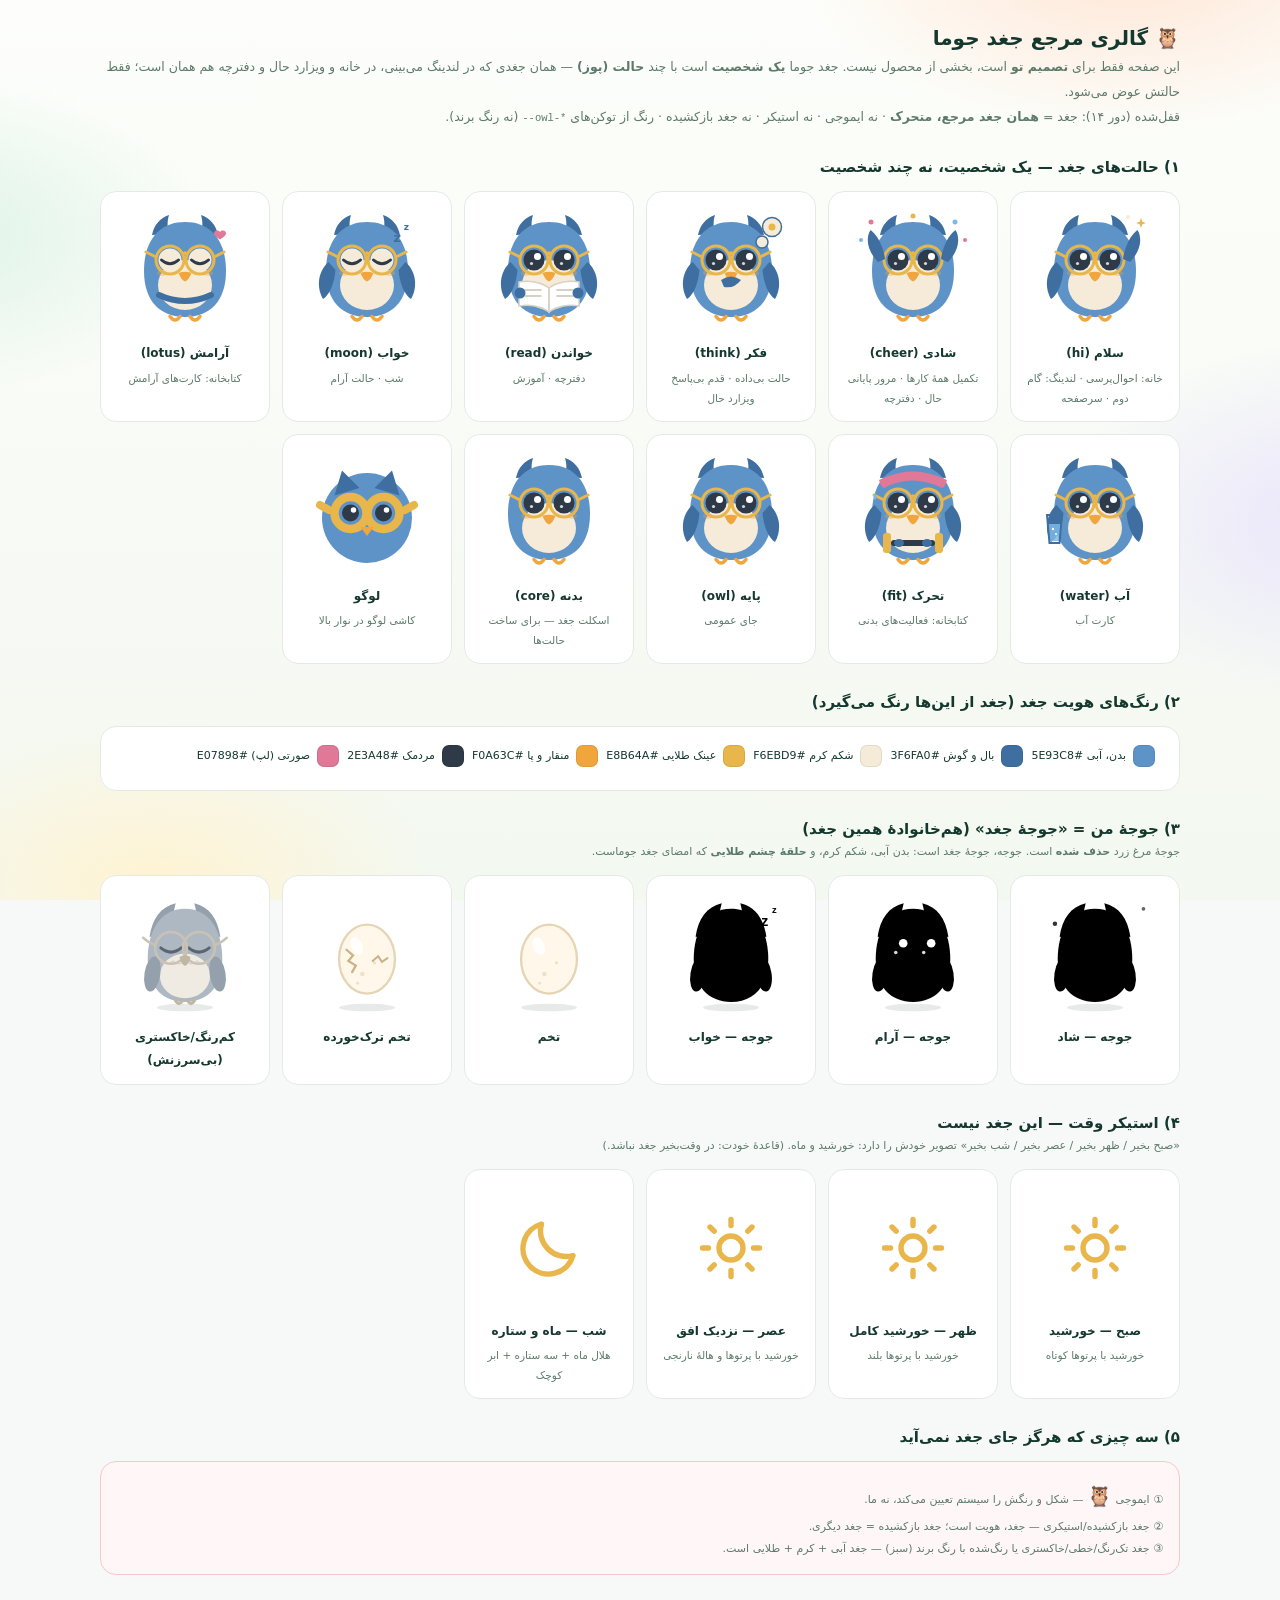
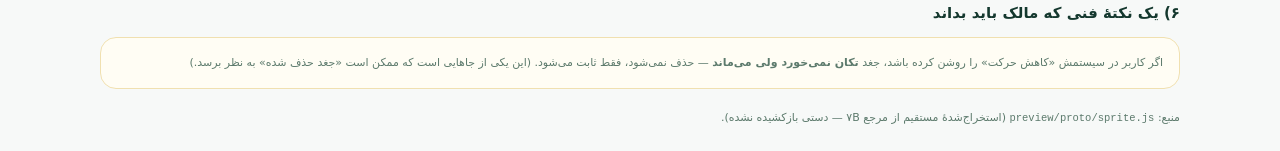
<file: docs/owl-gallery.html>
<!DOCTYPE html>
<html lang="fa" dir="rtl">
<head>
<meta charset="utf-8">
<meta name="viewport" content="width=device-width, initial-scale=1">
<title>گالری جغد جوما — مرجع تصمیم مالک</title>
<link rel="stylesheet" href="../preview/proto/proto.css">
<style>
  body{background:var(--bg, #F7F9F8);padding:22px}
  .gal{max-width:1080px;margin:0 auto}
  .gal h1{font-size:20px}
  .gal h2{font-size:15px;margin-top:26px}
  .lead{font-size:12.5px;line-height:2;color:var(--ink-2)}
  .box{background:#fff;border:1px solid #E3EAE6;border-radius:16px;padding:14px 16px;margin-top:12px}
  .box.red{border-color:#F3C9C9;background:#FFF7F7}
  .box.gold{border-color:#F0E0B0;background:#FFFDF4}
  .grid{display:grid;grid-template-columns:repeat(auto-fill,minmax(150px,1fr));gap:12px;margin-top:12px}
  .cell{background:#fff;border:1px solid #E3EAE6;border-radius:16px;padding:12px;text-align:center}
  .cell .art{display:flex;align-items:center;justify-content:center;height:132px}
  .cell b{display:block;font-size:12px;margin-top:6px}
  .cell small{display:block;font-size:10.5px;color:var(--ink-2,#4A5A55);line-height:1.9;margin-top:4px}
  .sw{display:inline-flex;align-items:center;gap:7px;font-size:11px;margin:4px 8px 4px 0}
  .sw i{width:22px;height:22px;border-radius:7px;display:inline-block;border:1px solid rgba(0,0,0,.08)}
  .mono{font-family:ui-monospace,Menlo,Consolas,monospace;font-size:10.5px;direction:ltr;display:inline-block}
  .note{font-size:11px;color:var(--ink-2,#4A5A55);line-height:2}
</style>
</head>
<body>
<div class="gal">
  <h1>🦉 گالری مرجع جغد جوما</h1>
  <p class="lead">
    این صفحه فقط برای <b>تصمیم تو</b> است، بخشی از محصول نیست.
    جغد جوما <b>یک شخصیت</b> است با چند <b>حالت (پوز)</b> — همان جغدی که در لندینگ می‌بینی، در خانه و ویزارد حال و دفترچه هم همان است؛ فقط حالتش عوض می‌شود.
    <br>قفل‌شده (دور ۱۴): جغد = <b>همان جغد مرجع، متحرک</b> · نه ایموجی · نه استیکر · نه جغد بازکشیده · رنگ از توکن‌های <span class="mono">--owl-*</span> (نه رنگ برند).
  </p>

  <h2>۱) حالت‌های جغد — یک شخصیت، نه چند شخصیت</h2>
  <div class="grid" id="owlGrid"></div>

  <h2>۲) رنگ‌های هویت جغد (جغد از این‌ها رنگ می‌گیرد)</h2>
  <div class="box" id="tokens"></div>

  <h2>۳) جوجهٔ من = «جوجهٔ جغد» (هم‌خانوادهٔ همین جغد)</h2>
  <p class="note">جوجهٔ مرغ زرد <b>حذف شده</b> است. جوجه، جوجهٔ جغد است: بدن آبی، شکم کرم، و <b>حلقهٔ چشم طلایی</b> که امضای جغد جوماست.</p>
  <div class="grid" id="chickGrid"></div>

  <h2>۴) استیکر وقت — این <b>جغد نیست</b></h2>
  <p class="note">«صبح بخیر / ظهر بخیر / عصر بخیر / شب بخیر» تصویر خودش را دارد: خورشید و ماه. (قاعدهٔ خودت: در وقت‌بخیر جغد نباشد.)</p>
  <div class="grid" id="sunGrid"></div>

  <h2>۵) سه چیزی که هرگز جای جغد نمی‌آید</h2>
  <div class="box red">
    <p class="note">
      ① ایموجی <span style="font-size:20px">🦉</span> — شکل و رنگش را سیستم تعیین می‌کند، نه ما.<br>
      ② جغد بازکشیده/استیکری — جغد، هویت است؛ جغد بازکشیده = جغد دیگری.<br>
      ③ جغد تک‌رنگ/خطی/خاکستری یا رنگ‌شده با رنگ برند (سبز) — جغد آبی + کرم + طلایی است.
    </p>
  </div>

  <h2>۶) یک نکتهٔ فنی که مالک باید بداند</h2>
  <div class="box gold">
    <p class="note">
      اگر کاربر در سیستمش «کاهش حرکت» را روشن کرده باشد، جغد <b>تکان نمی‌خورد ولی می‌ماند</b> —
      حذف نمی‌شود، فقط ثابت می‌شود. (این یکی از جاهایی است که ممکن است «جغد حذف شده» به نظر برسد.)
    </p>
  </div>

  <p class="note" style="margin-top:18px">
    منبع: <span class="mono">preview/proto/sprite.js</span> (استخراج‌شدهٔ مستقیم از مرجع ۷B — دستی بازکشیده نشده).
  </p>
</div>

<div id="spritemount" style="position:absolute;width:0;height:0;overflow:hidden"></div>
<script src="../preview/proto/sprite.js"></script>
<script src="../preview/proto/art.js"></script>
<script>
document.getElementById('spritemount').innerHTML = JOMA_SPRITE;

var POSES = [
  ['owl-hi',    'سلام (hi)',      'خانه: احوال‌پرسی · لندینگ: گام دوم · سرصفحه'],
  ['owl-cheer', 'شادی (cheer)',   'تکمیل همهٔ کارها · مرور پایانی حال · دفترچه'],
  ['owl-think', 'فکر (think)',    'حالت بی‌داده · قدم بی‌پاسخ ویزارد حال'],
  ['owl-read',  'خواندن (read)',  'دفترچه · آموزش'],
  ['owl-moon',  'خواب (moon)',    'شب · حالت آرام'],
  ['owl-lotus', 'آرامش (lotus)',  'کتابخانه: کارت‌های آرامش'],
  ['owl-water', 'آب (water)',     'کارت آب'],
  ['owl-fit',   'تحرک (fit)',     'کتابخانه: فعالیت‌های بدنی'],
  ['owl',       'پایه (owl)',     'جای عمومی'],
  ['owl-core',  'بدنه (core)',    'اسکلت جغد — برای ساخت حالت‌ها'],
  ['owl-logo',  'لوگو',           'کاشی لوگو در نوار بالا']
];
document.getElementById('owlGrid').innerHTML = POSES.map(function(p){
  return '<div class="cell"><div class="art"><svg width="120" height="120"><use href="#'+p[0]+'"/></svg></div>'+
    '<b>'+p[1]+'</b><small>'+p[2]+'</small></div>';
}).join('');

var TK = [['--owl-a','بدن، آبی #5E93C8'],['--owl-b','بال و گوش #3F6FA0'],['--owl-cream','شکم کرم #F6EBD9'],
          ['--owl-gold','عینک طلایی #E8B64A'],['--owl-beak','منقار و پا #F0A63C'],['--owl-ink','مردمک #2E3A48'],
          ['--owl-rose','صورتی (لپ) #E07898']];
document.getElementById('tokens').innerHTML = TK.map(function(t){
  return '<span class="sw"><i id="sw'+t[0].replace(/[^a-z]/g,'')+'"></i>'+t[1]+'</span>';
}).join('');
TK.forEach(function(t,i){
  var el=document.querySelectorAll('.sw i')[i];
  if(el) el.style.background='var('+t[0]+')';
});

var CH = [['chick','happy','جوجه — شاد'],['chick','ok','جوجه — آرام'],['chick','sleep','جوجه — خواب'],
          ['egg','ok','تخم'],['crack','ok','تخم ترک‌خورده'],['miss','tired','کم‌رنگ/خاکستری (بی‌سرزنش)']];
try{
  document.getElementById('chickGrid').innerHTML = CH.map(function(c){
    return '<div class="cell"><div class="art">'+chickSVG(112, c[0], c[1])+'</div><b>'+c[2]+'</b></div>';
  }).join('');
}catch(e){
  document.getElementById('chickGrid').innerHTML = '<div class="cell">(نمایش جوجه در این صفحه ممکن نشد)</div>';
}

var SUN = [['i-sun','صبح — خورشید'],['i-sun','ظهر — خورشید کامل'],['i-sun','عصر — نزدیک افق'],['i-moon','شب — ماه و ستاره']];
document.getElementById('sunGrid').innerHTML = SUN.map(function(s,i){
  return '<div class="cell"><div class="art"><svg width="72" height="72" style="color:#E8B64A" ><use href="#'+s[0]+'"/></svg></div><b>'+s[1]+'</b>'+
    '<small>'+(i===3?'هلال ماه + سه ستاره + ابر کوچک':'خورشید با پرتوها'+((i===0)?' کوتاه':(i===1?' بلند':' و هالهٔ نارنجی')))+'</small></div>';
}).join('');
</script>
</body>
</html>
</file>
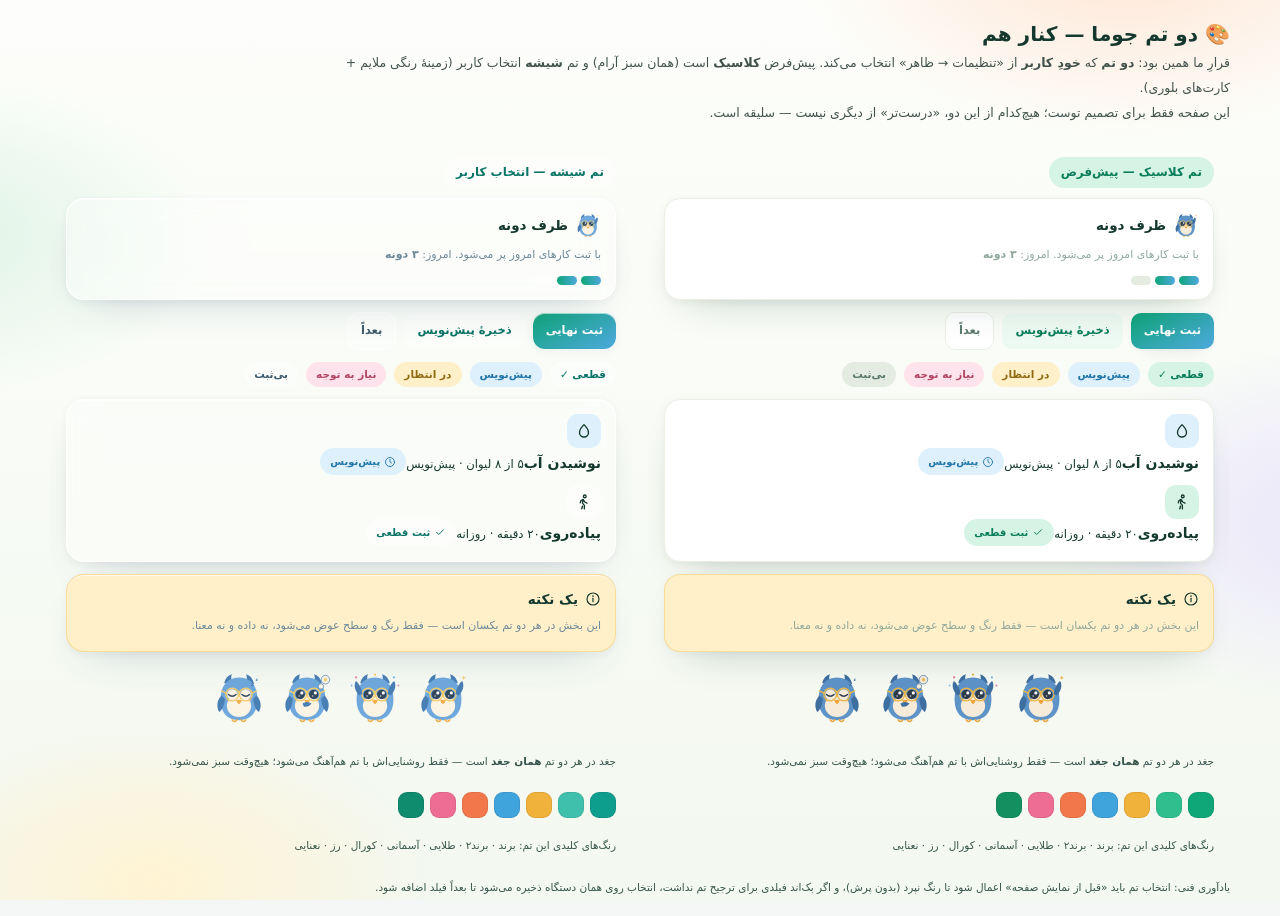
<file: docs/theme-gallery.html>
<!DOCTYPE html>
<html lang="fa" dir="rtl">
<head>
<meta charset="utf-8">
<meta name="viewport" content="width=device-width, initial-scale=1">
<title>دو تم جوما — کلاسیک و شیشه (مرجع تصمیم مالک)</title>
<link rel="stylesheet" href="../preview/proto/proto.css">
<style>
  body{padding:18px;background:#F4F7F6}
  .gal{max-width:1180px;margin:0 auto}
  h1{font-size:20px}
  .lead{font-size:12.5px;line-height:2;color:#41524C;max-width:900px}
  .two{display:grid;grid-template-columns:1fr 1fr;gap:16px;margin-top:16px}
  @media(max-width:900px){.two{grid-template-columns:1fr}}
  .panel{border-radius:20px;padding:16px;overflow:hidden}
  .panel .plabel{display:inline-flex;align-items:center;gap:8px;font-size:12px;font-weight:900;margin-bottom:10px;
    padding:4px 12px;border-radius:99px}
  .mini{display:flex;flex-direction:column;gap:12px}
  .row{display:flex;gap:8px;flex-wrap:wrap;align-items:center}
  .owlbox{display:flex;gap:14px;align-items:flex-end;justify-content:center;padding:8px 0}
  .swatch{display:flex;gap:6px;flex-wrap:wrap;margin-top:8px}
  .swatch i{width:26px;height:26px;border-radius:9px;display:inline-block;border:1px solid rgba(0,0,0,.08)}
  .cap{font-size:10.5px;line-height:1.9;margin-top:6px;opacity:.85}
</style>
</head>
<body>
<div class="gal">
  <h1>🎨 دو تم جوما — کنار هم</h1>
  <p class="lead">
    قرارِ ما همین بود: <b>دو تم</b> که <b>خودِ کاربر</b> از «تنظیمات → ظاهر» انتخاب می‌کند.
    پیش‌فرض <b>کلاسیک</b> است (همان سبز آرام) و تم <b>شیشه</b> انتخاب کاربر (زمینهٔ رنگی ملایم + کارت‌های بلوری).
    <br>این صفحه فقط برای تصمیم توست؛ هیچ‌کدام از این دو، «درست‌تر» از دیگری نیست — سلیقه است.
  </p>

  <div class="two">
    <div class="panel" data-theme="classic" style="background:var(--bg-layer, none), var(--bg)">
      <span class="plabel" style="background:var(--brand-soft);color:var(--brand-ink)">تم کلاسیک — پیش‌فرض</span>
      <div class="mini" id="a"></div>
    </div>
    <div class="panel" data-theme="glass" style="background:var(--bg-layer), var(--bg)">
      <span class="plabel" style="background:var(--brand-soft);color:var(--brand-ink)">تم شیشه — انتخاب کاربر</span>
      <div class="mini" id="b"></div>
    </div>
  </div>

  <p class="cap" id="colornote"></p>
</div>

<div id="spritemount" style="position:absolute;width:0;height:0;overflow:hidden"></div>
<script src="../preview/proto/sprite.js"></script>
<script>
document.getElementById('spritemount').innerHTML = JOMA_SPRITE;
function owl(id,size){ return '<svg width="'+size+'" height="'+size+'"><use href="#'+id+'"/></svg>'; }

var PMARKUP =
  '<div class="card"><h3>'+owl('owl-hi',26)+' ظرف دونه</h3>'+
    '<p class="tiny" style="margin-top:6px">با ثبت کارهای امروز پر می‌شود. امروز: <b>۳ دونه</b></p>'+
    '<div class="psegs" style="margin-top:10px"><i class="on"></i><i class="on"></i><i></i></div></div>'+

  '<div class="row"><button class="btn primary sm">ثبت نهایی</button>'+
    '<button class="btn soft sm">ذخیرهٔ پیش‌نویس</button>'+
    '<button class="btn ghost sm">بعداً</button></div>'+

  '<div class="row"><span class="chip g">قطعی ✓</span><span class="chip s">پیش‌نویس</span>'+
    '<span class="chip go">در انتظار</span><span class="chip r">نیاز به توجه</span>'+
    '<span class="chip n">بی‌ثبت</span></div>'+

  '<div class="card"><div class="st"><span class="chip40" style="background:var(--sky-soft)"><svg width="18" height="18"><use href="#i-drop"/></svg></span>'+
    '<span><b>نوشیدن آب</b><small>۵ از ۸ لیوان · پیش‌نویس</small></span>'+
    '<span class="end"><span class="tst draft"><svg width="14" height="14"><use href="#i-clock"/></svg> پیش‌نویس</span></span></div>'+
    '<div class="st" style="margin-top:8px"><span class="chip40" style="background:var(--brand-soft)"><svg width="18" height="18"><use href="#i-walk"/></svg></span>'+
    '<span><b>پیاده‌روی</b><small>۲۰ دقیقه · روزانه</small></span>'+
    '<span class="end"><span class="tst done"><svg width="14" height="14"><use href="#i-check"/></svg> ثبت قطعی</span></span></div></div>'+

  '<div class="card tip"><h3><svg width="16" height="16"><use href="#i-info"/></svg> یک نکته</h3>'+
    '<p class="tiny" style="margin-top:6px">این بخش در هر دو تم یکسان است — فقط رنگ و سطح عوض می‌شود، نه داده و نه معنا.</p></div>'+

  '<div class="owlbox">'+owl('owl-hi',54)+owl('owl-cheer',54)+owl('owl-think',54)+owl('owl-moon',54)+'</div>'+
  '<p class="cap">جغد در هر دو تم <b>همان جغد</b> است — فقط روشنایی‌اش با تم هم‌آهنگ می‌شود؛ هیچ‌وقت سبز نمی‌شود.</p>'+

  '<div class="swatch" id="sw"></div>'+
  '<p class="cap">رنگ‌های کلیدی این تم: برند · برند۲ · طلایی · آسمانی · کورال · رز · نعنایی</p>';

document.getElementById('a').innerHTML = PMARKUP;
document.getElementById('b').innerHTML = PMARKUP;

['a','b'].forEach(function(id){
  var panel=document.getElementById(id).closest('.panel');
  var cs=getComputedStyle(panel);
  var keys=['--brand','--brand2','--gold','--sky','--coral','--rose','--ok'];
  var host=panel.querySelector('.swatch');
  host.innerHTML = keys.map(function(k){
    var v=cs.getPropertyValue(k).trim()||'transparent';
    return '<i style="background:'+v+'" title="'+k+'"></i>';
  }).join('');
});

document.getElementById('colornote').textContent =
  'یادآوری فنی: انتخاب تم باید «قبل از نمایش صفحه» اعمال شود تا رنگ نپرد (بدون پرش)، و اگر بک‌اند فیلدی برای ترجیح تم نداشت، انتخاب روی همان دستگاه ذخیره می‌شود تا بعداً فیلد اضافه شود.';
</script>
</body>
</html>
</file>
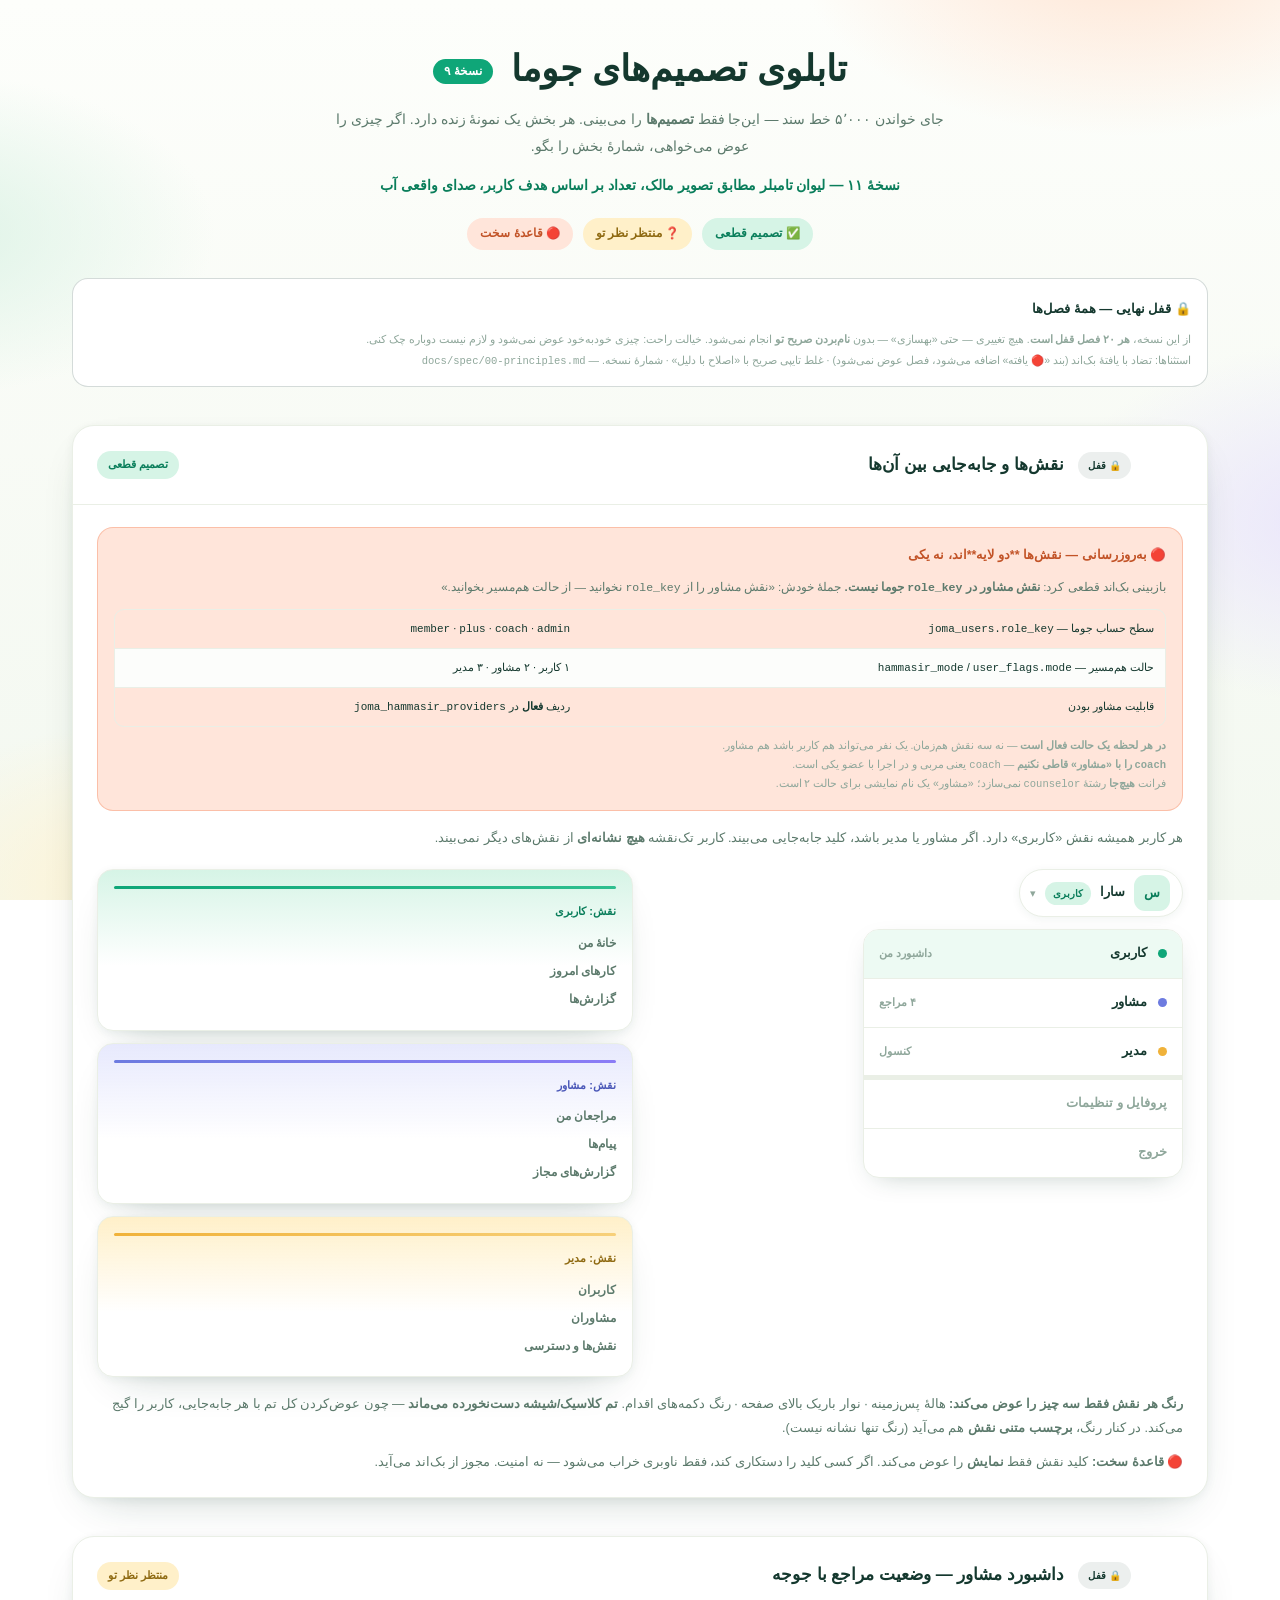
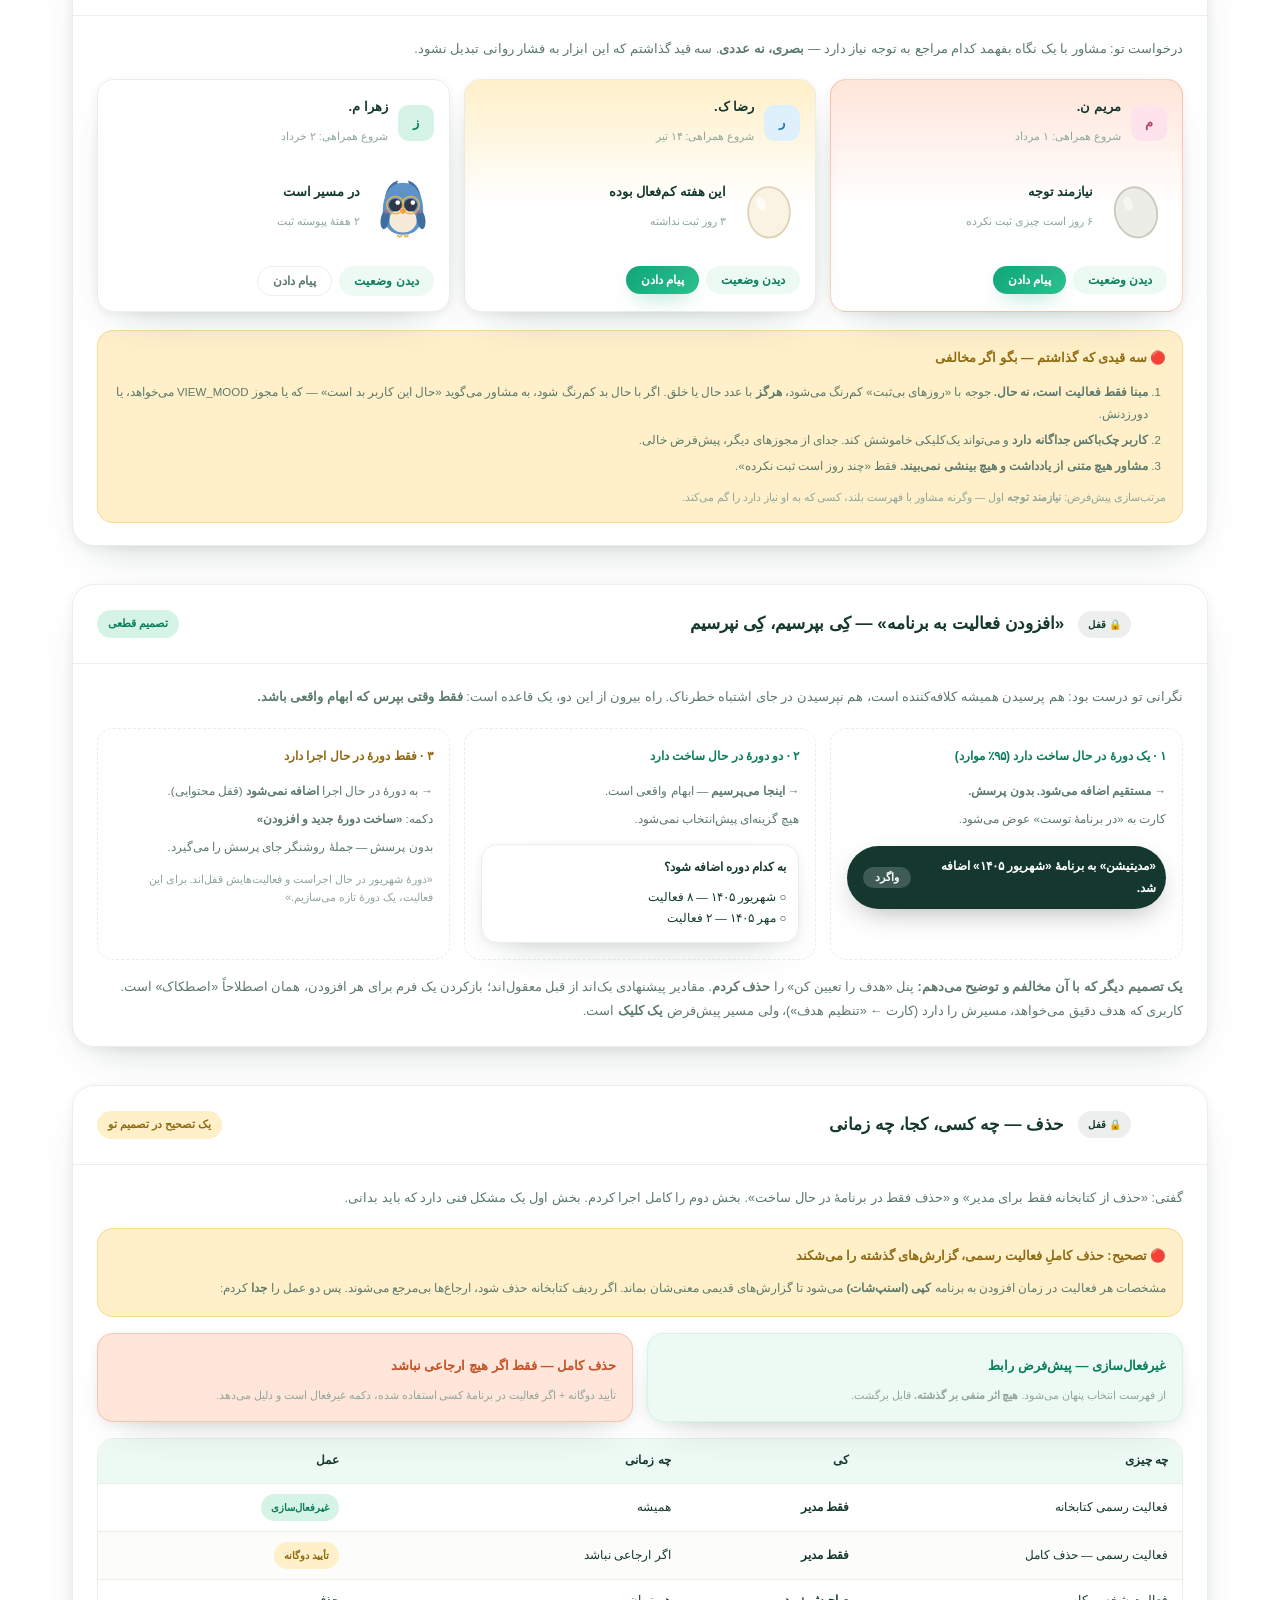
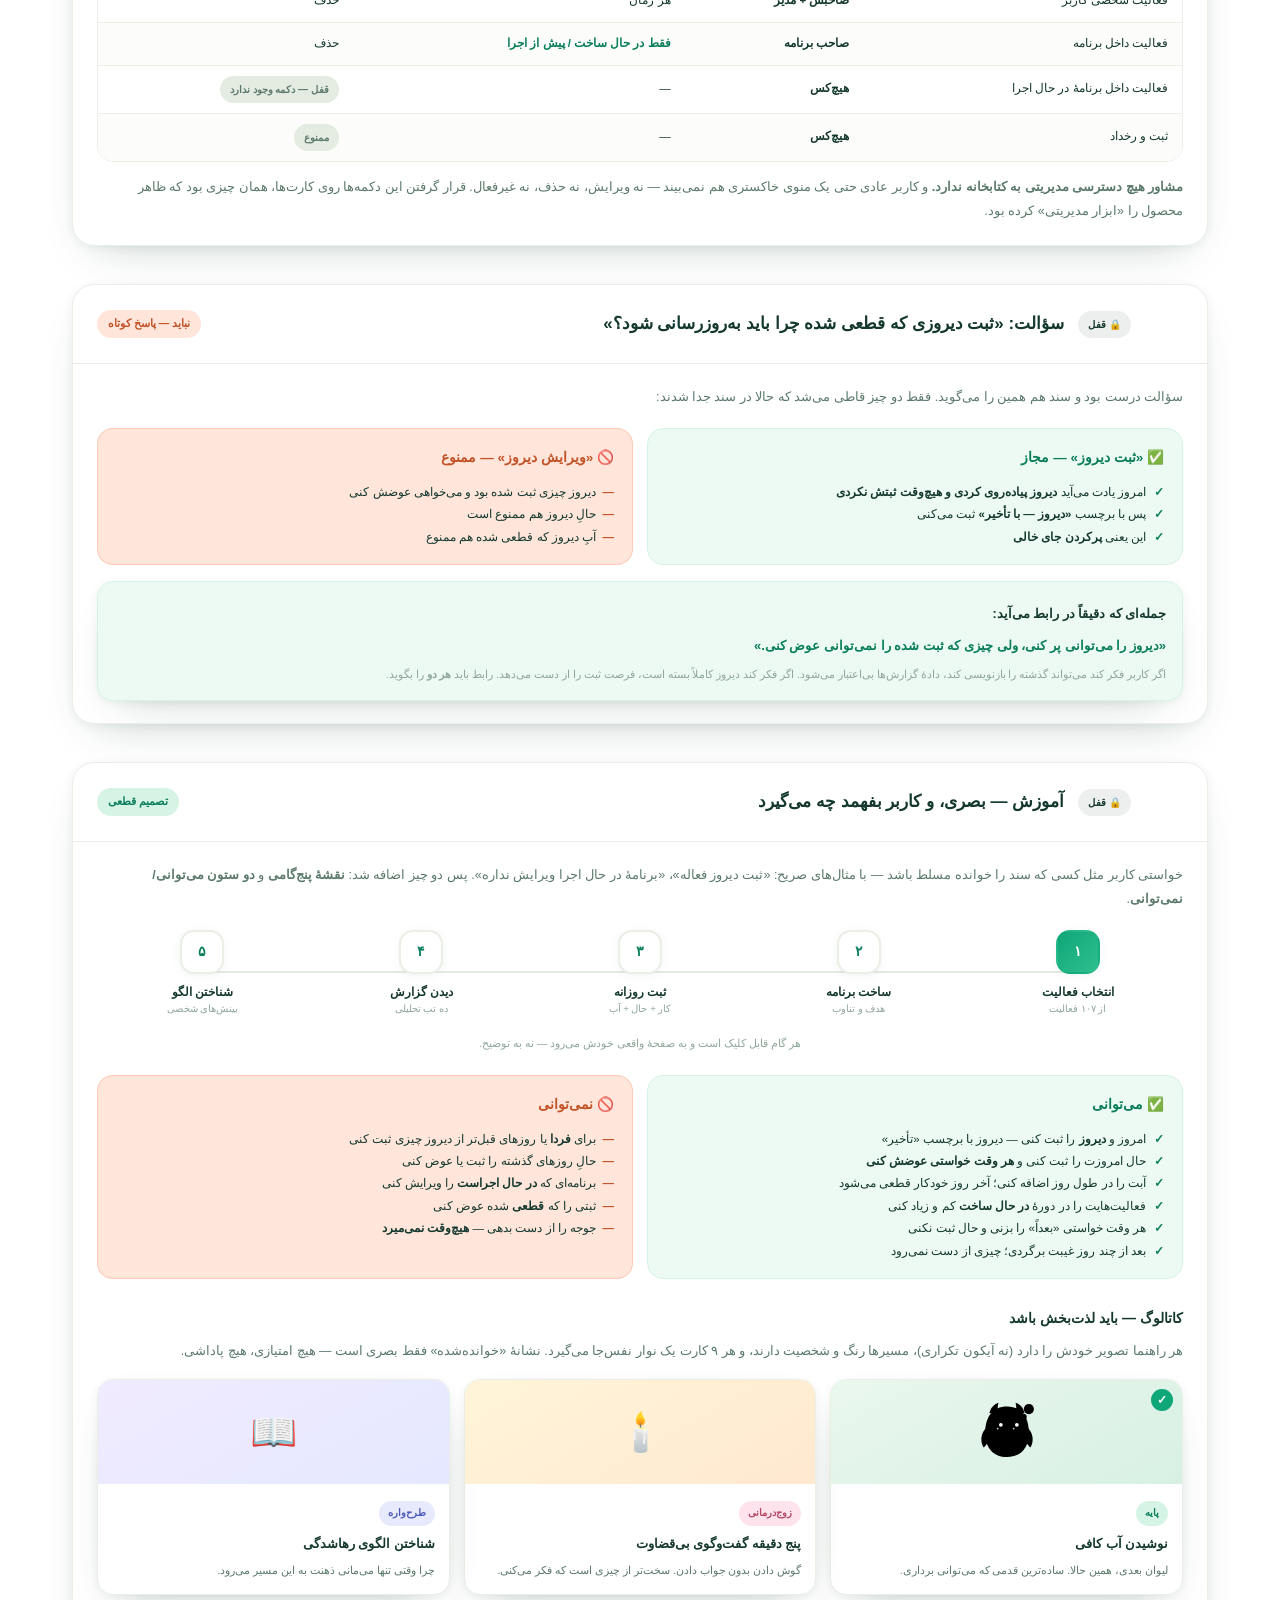
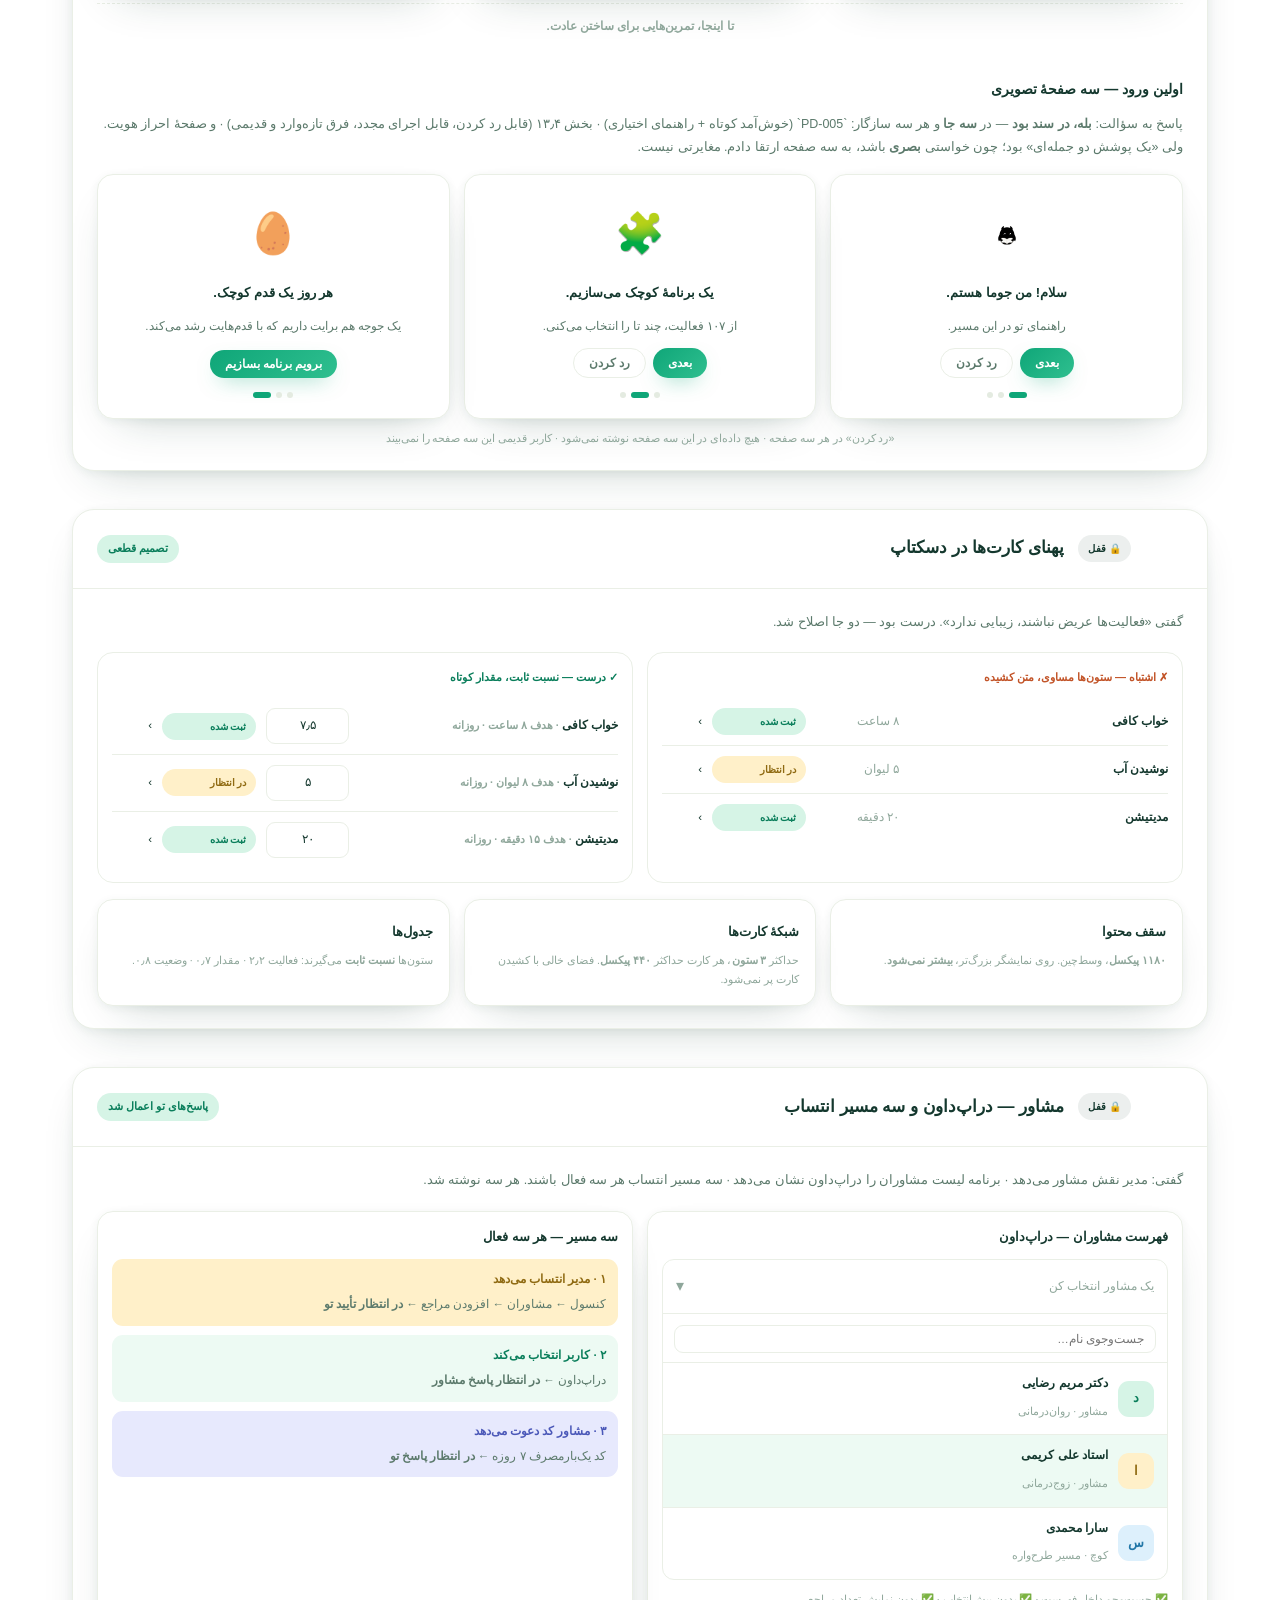
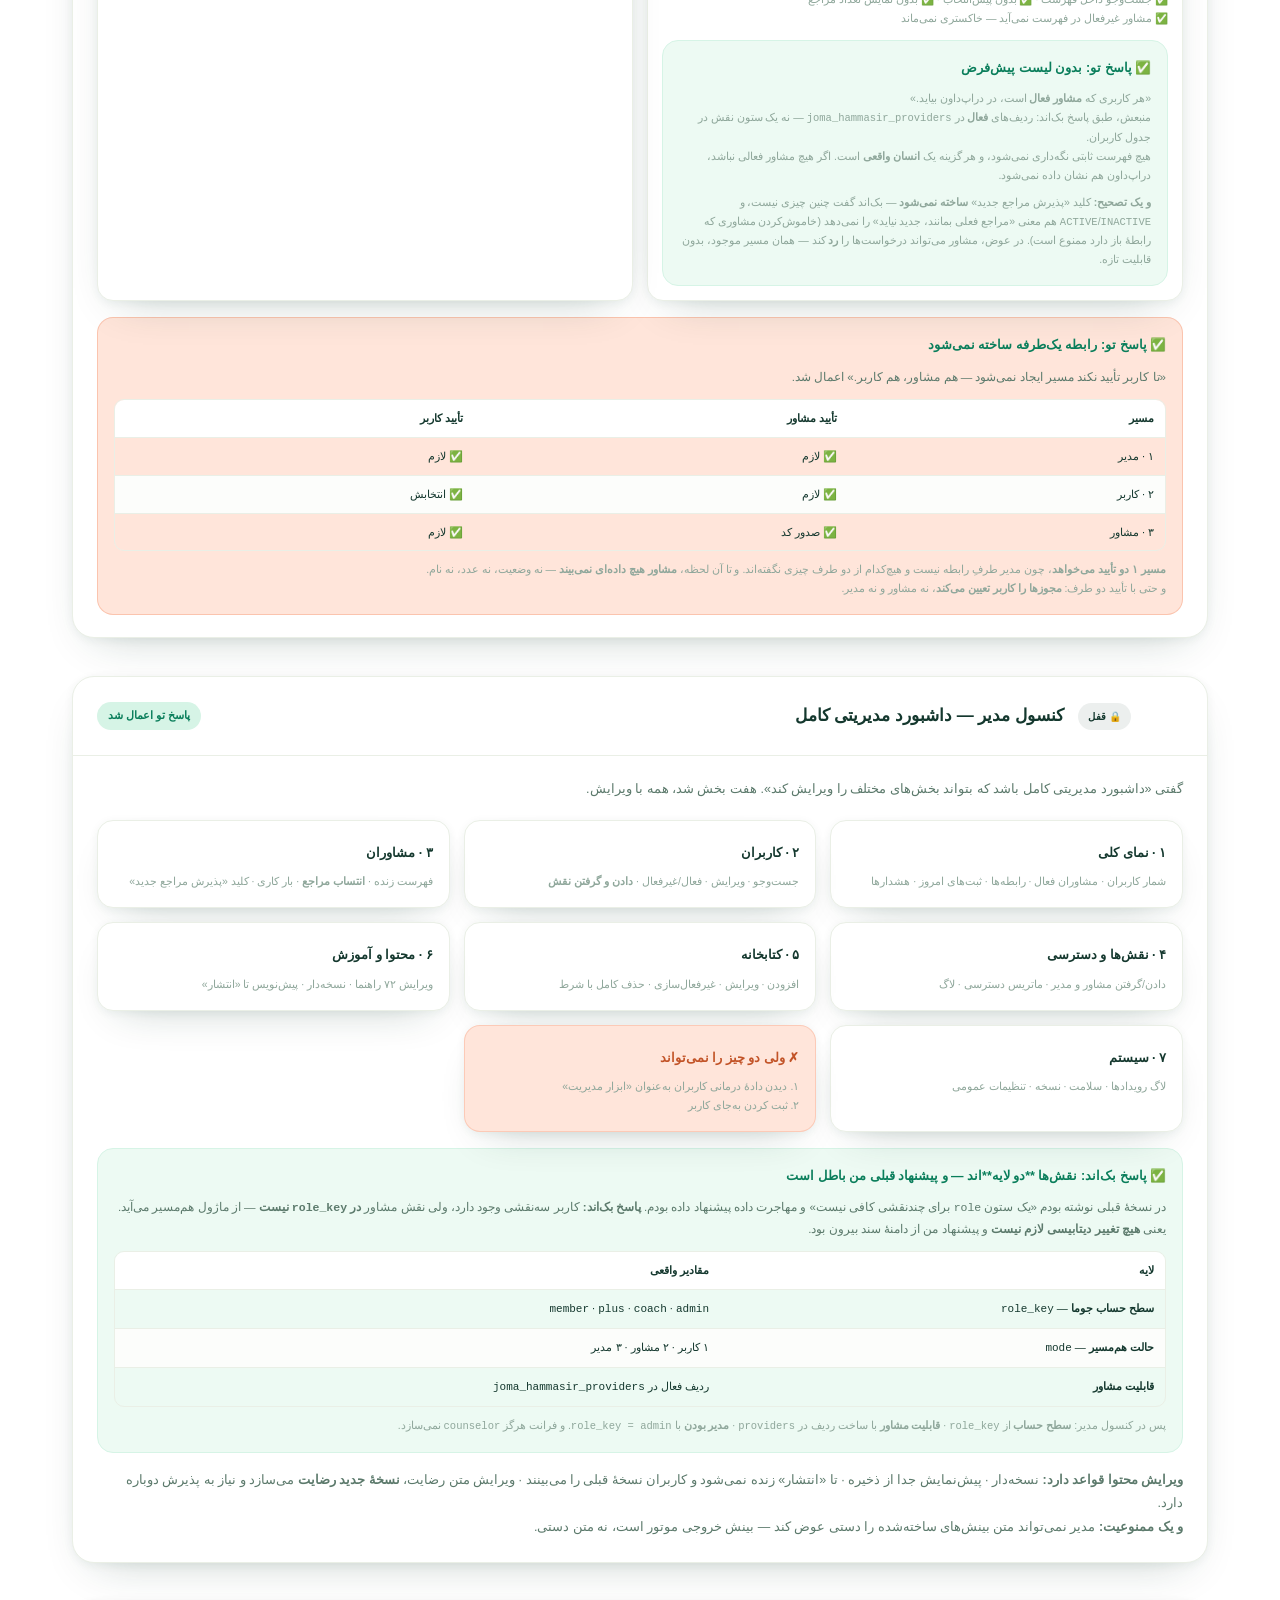
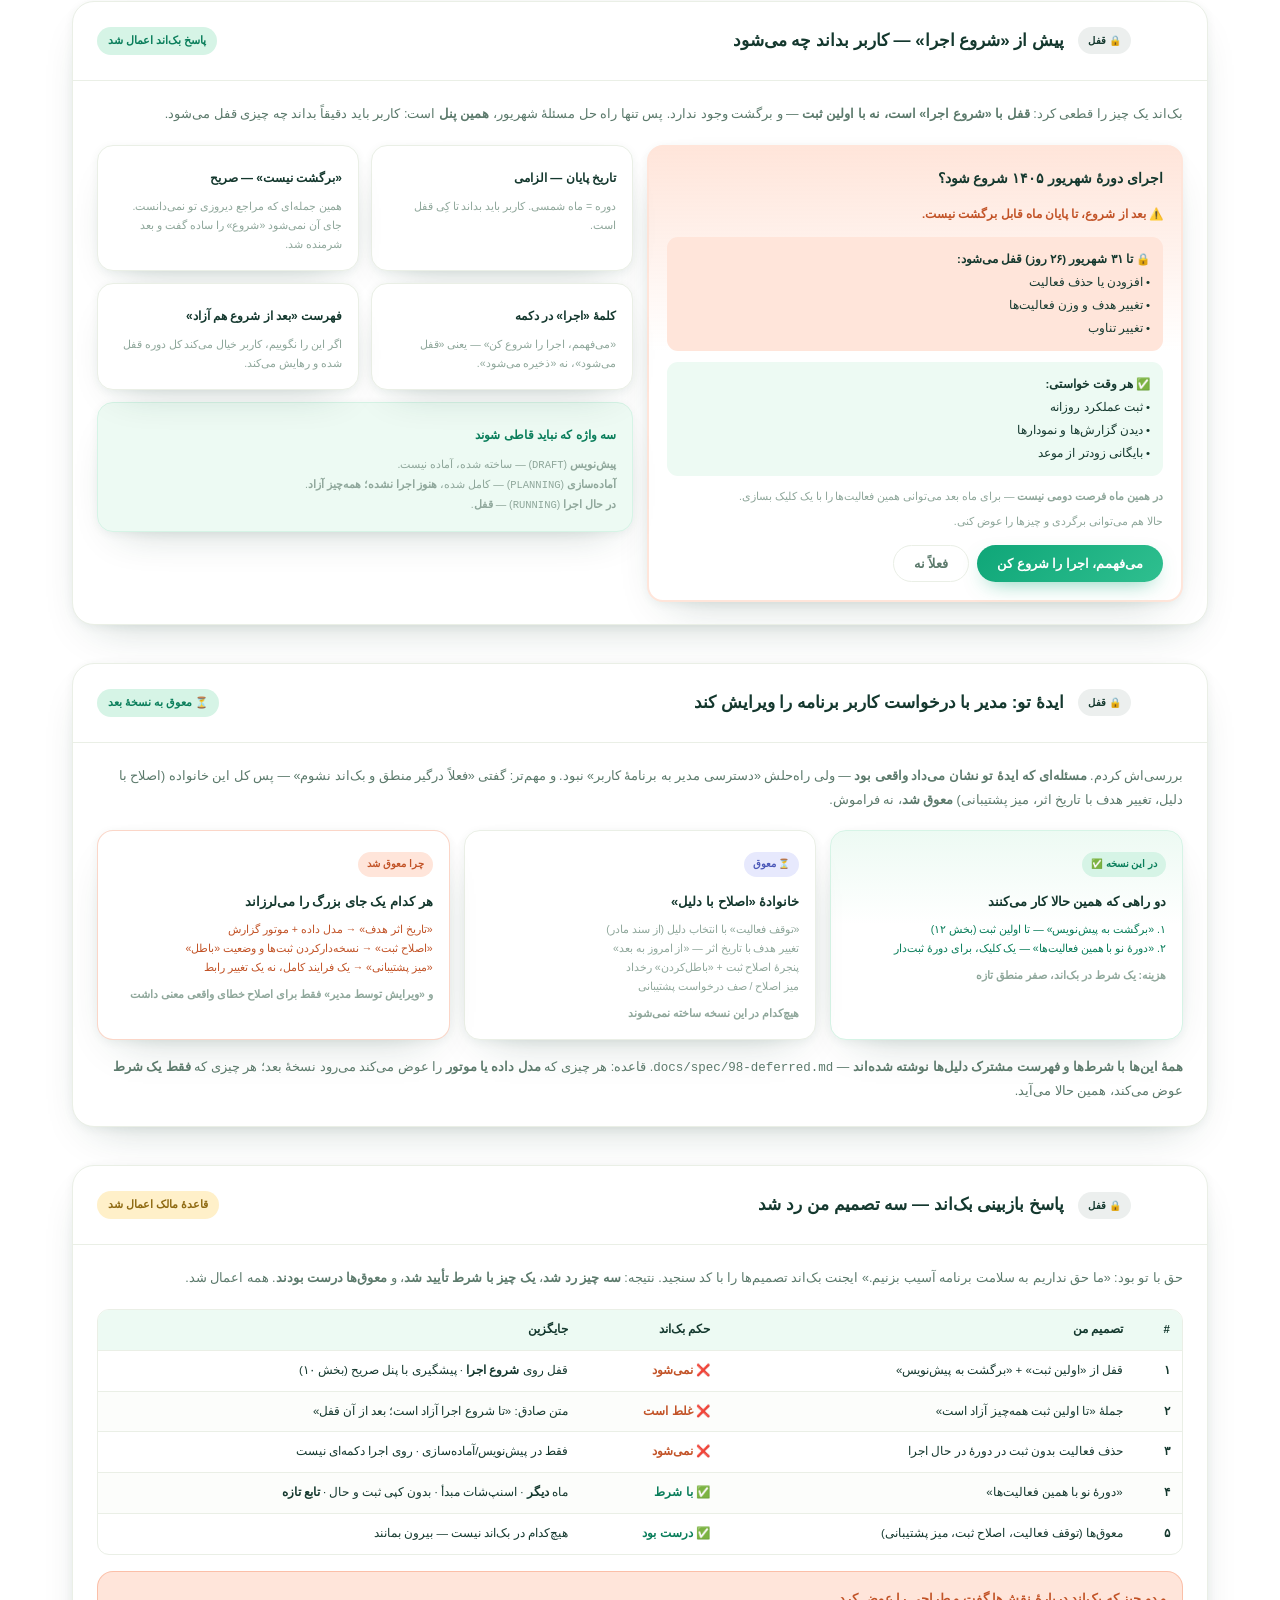
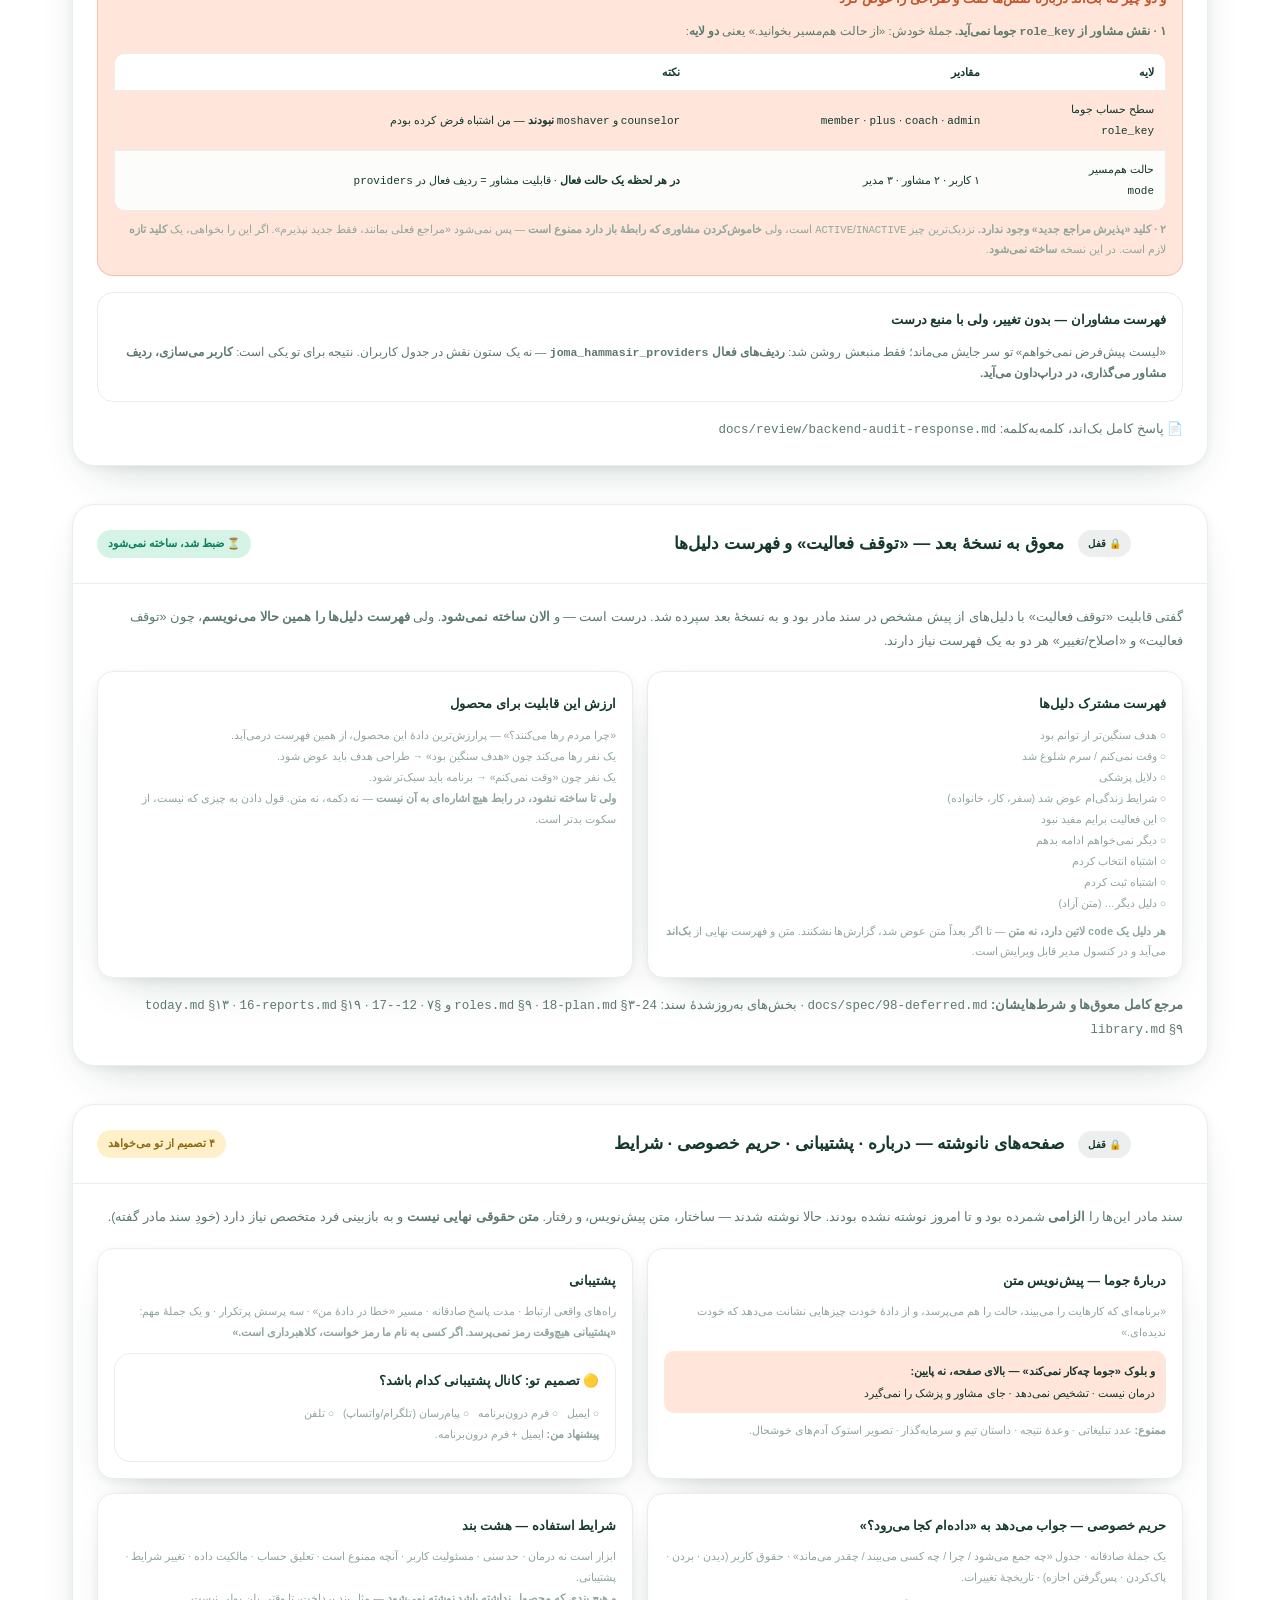
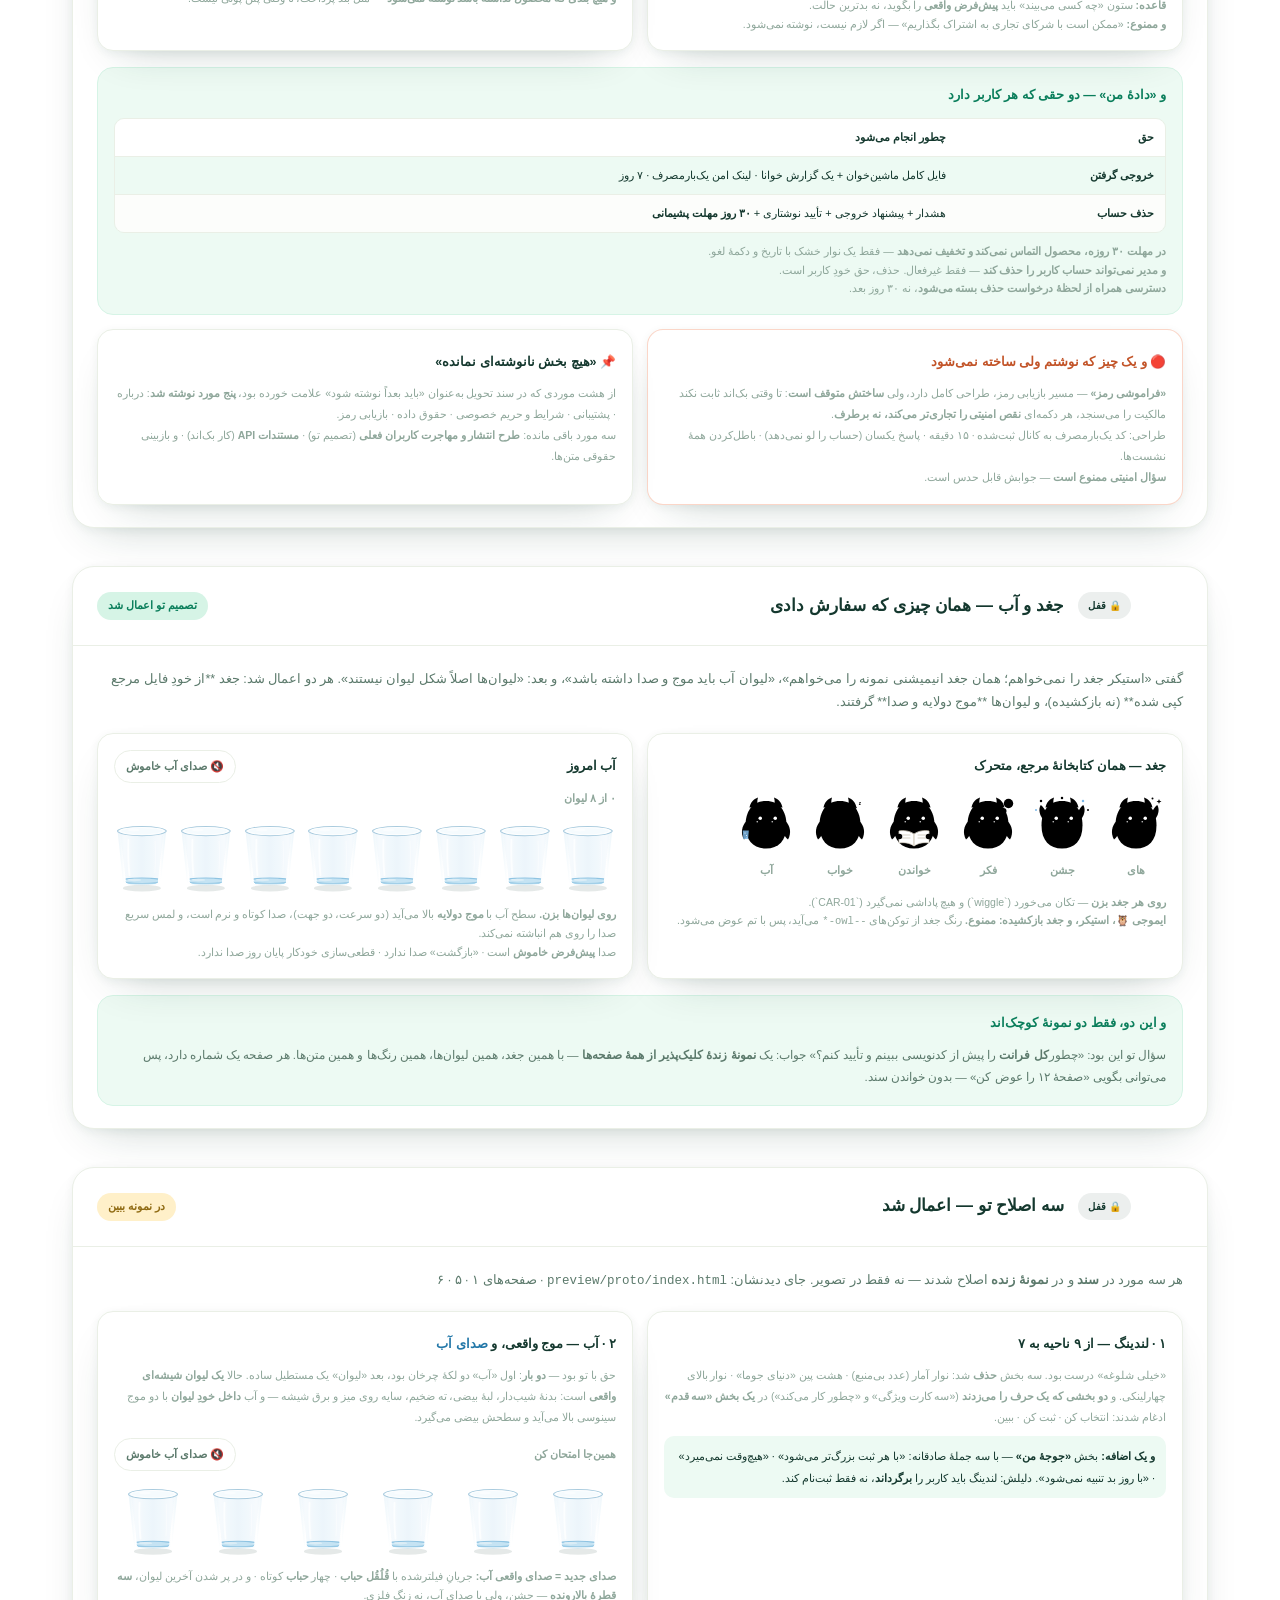
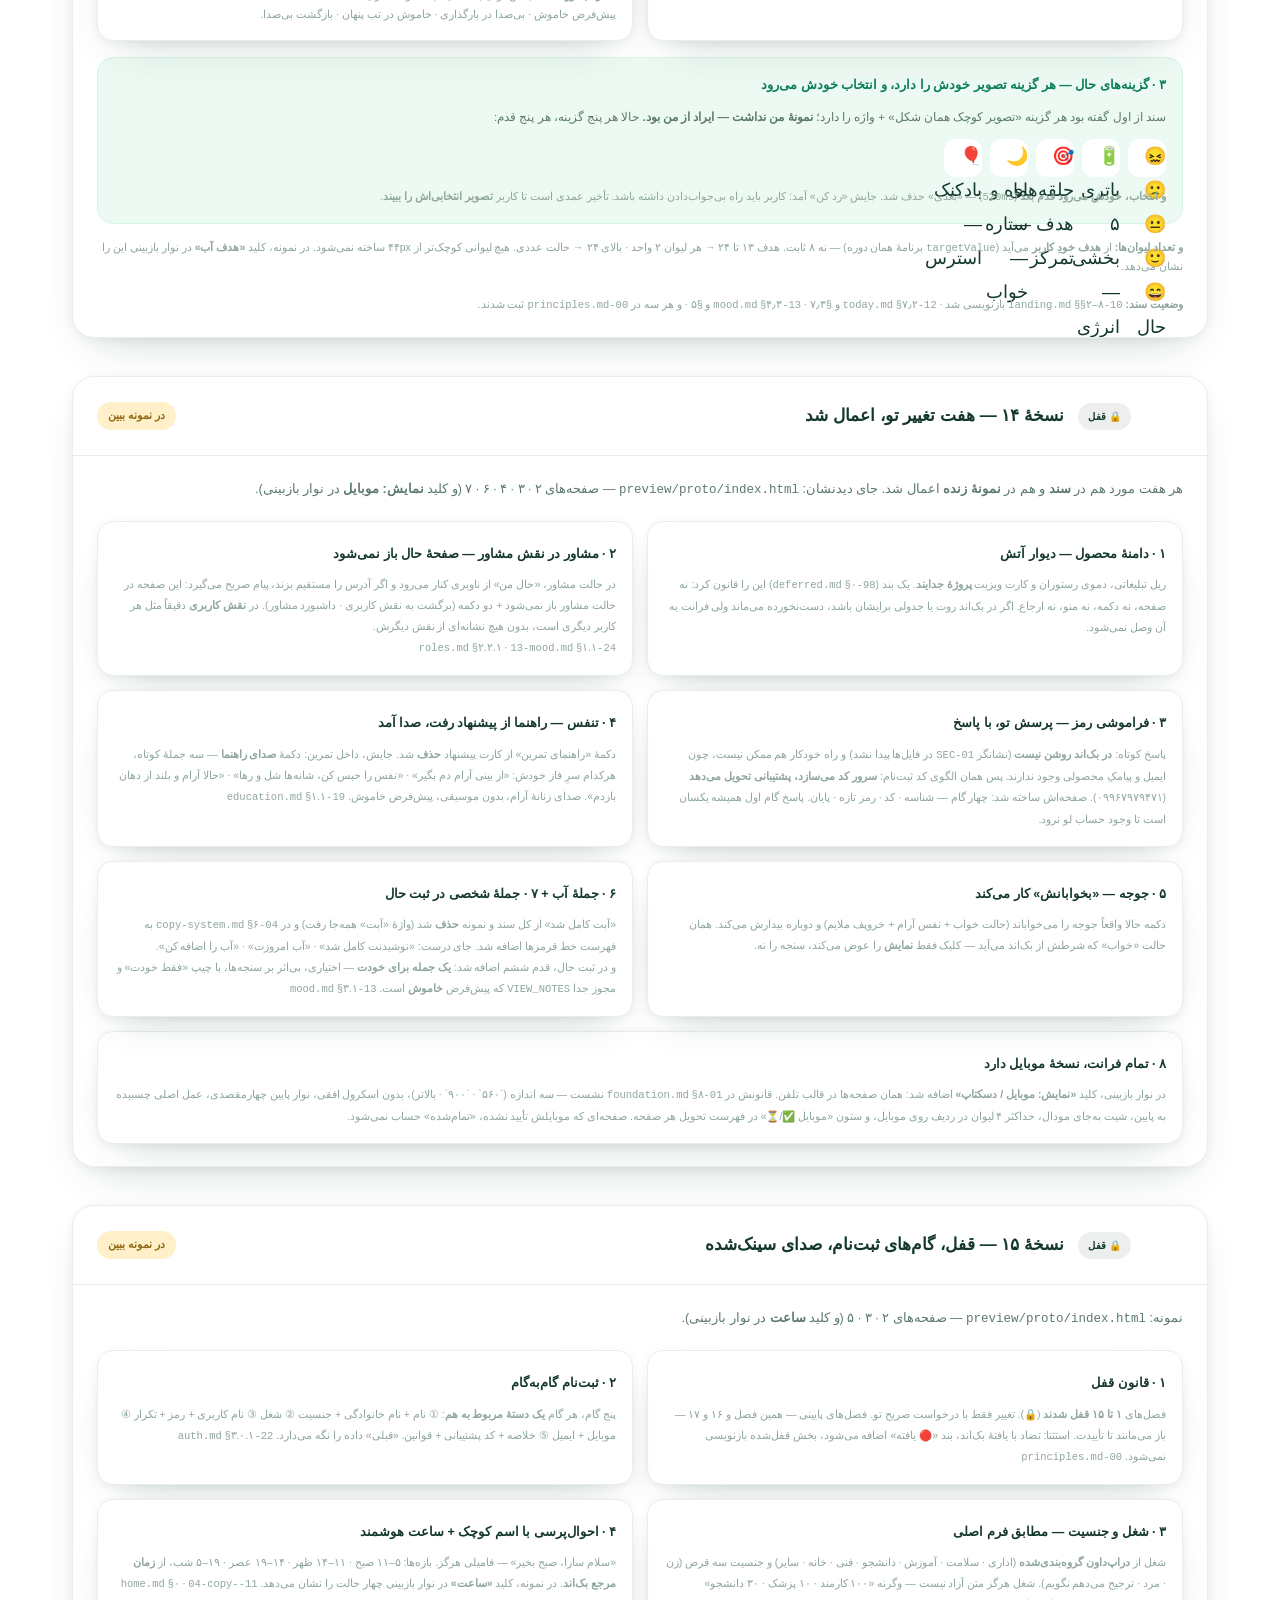
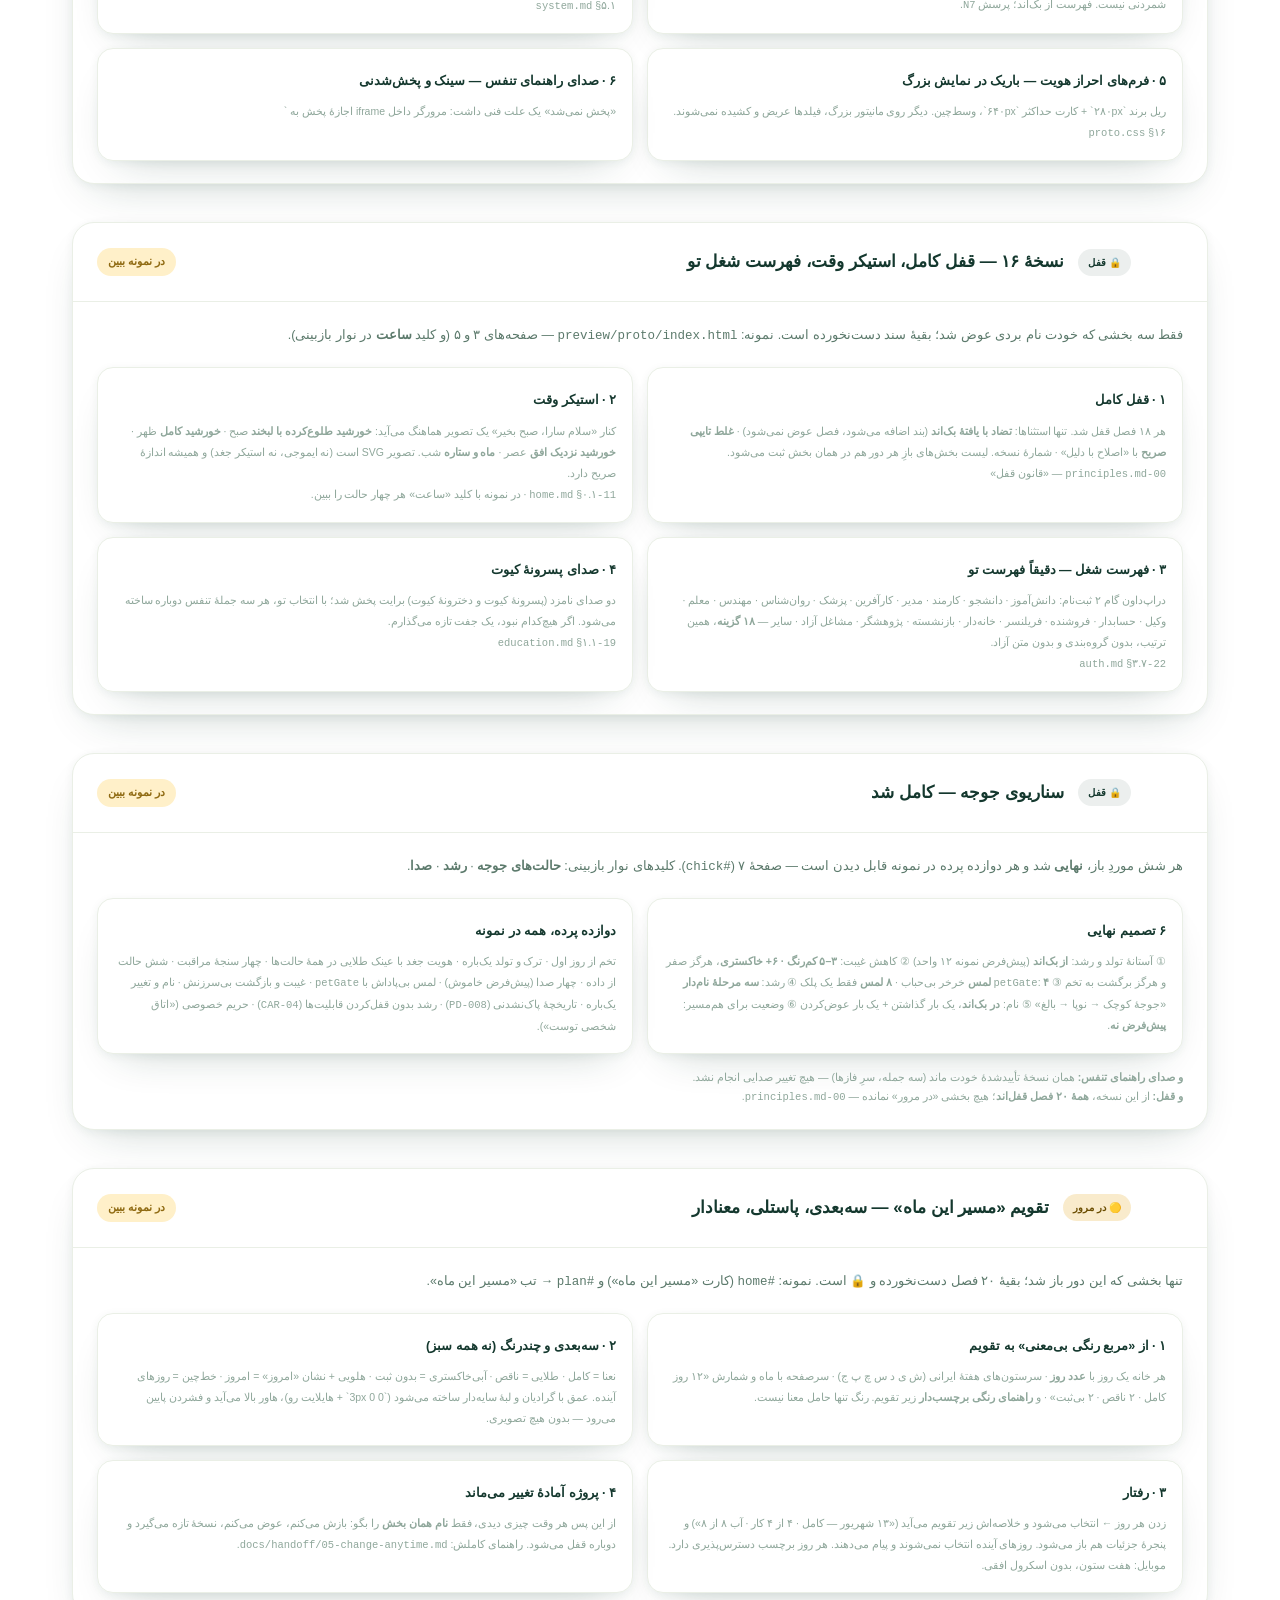
<file: preview/board.html>
<!DOCTYPE html>
<html lang="fa" dir="rtl">
<head>
<meta charset="utf-8">
<meta name="viewport" content="width=device-width, initial-scale=1">
<title>تابلوی تصمیم‌های جوما — نسخهٔ ۱۱</title>
<style>
  :root{
    --bg-layer:
      radial-gradient(42% 34% at 88% -6%, #FFE4D2 0%, rgba(255,228,210,0) 62%),
      radial-gradient(38% 30% at -6% 26%, #DDF3E6 0%, rgba(221,243,230,0) 60%),
      radial-gradient(40% 34% at 106% 58%, #E9E4FC 0%, rgba(233,228,252,0) 60%),
      radial-gradient(36% 30% at 12% 98%, #FFF3D2 0%, rgba(255,243,210,0) 60%),
      linear-gradient(180deg,#FDFEFB 0%,#F3F8F0 100%);
    --card:#ffffff; --card-brd:#EAEFE6;
    --ink:#14382E; --ink-2:#5C7A6C; --ink-3:#8FA79B;
    --brand:#0FA678; --brand2:#2FBF8F; --brand-ink:#0A7E5B;
    --brand-soft:#D6F4E6; --brand-softer:#EDFAF3;
    --gold:#F0B23A; --gold-soft:#FFF0C9; --gold-ink:#8F6A12;
    --rose:#EE6D95; --rose-soft:#FFE3EC; --rose-ink:#B24763;
    --lav:#8B7CF6; --lav-soft:#EBE7FE; --lav-ink:#5F4FC0;
    --sky:#3FA3DC; --sky-soft:#DDF0FC; --sky-ink:#2277A8;
    --coral:#F2784B; --coral-soft:#FFE5DA; --coral-ink:#C25327;
    --indigo:#6D7BE0; --indigo-soft:#E7E9FD; --indigo-ink:#4B58B8;
    --ok:#12905F; --ring-track:#E4EBE1;
    --r-sm:10px; --r:16px; --r-lg:22px;
    --shadow:0 2px 10px rgba(20,60,45,.06),0 18px 44px -24px rgba(20,60,45,.3);
    --sh2:0 8px 28px -14px rgba(20,60,45,.35);
  }
  *{box-sizing:border-box;margin:0;padding:0}
  body{
    font-family:Vazirmatn,-apple-system,"Segoe UI",Tahoma,sans-serif;
    background:var(--bg-layer);background-attachment:fixed;color:var(--ink);
    line-height:1.9;padding:0 0 80px;
  }
  .wrap{max-width:1180px;margin:0 auto;padding:0 22px}

  /* ---------- سرصفحه ---------- */
  .board-head{padding:44px 0 28px;text-align:center}
  .board-head h1{font-size:clamp(24px,3.4vw,36px);font-weight:900;line-height:1.4}
  .board-head p{font-size:14px;color:var(--ink-2);max-width:640px;margin:12px auto 0}
  .legend{display:flex;gap:10px;justify-content:center;flex-wrap:wrap;margin-top:20px}
  .lg{font-size:11.5px;font-weight:800;padding:5px 13px;border-radius:999px}
  .lg.d{background:var(--brand-soft);color:var(--brand-ink)}
  .lg.q{background:var(--gold-soft);color:var(--gold-ink)}
  .lg.b{background:var(--coral-soft);color:var(--coral-ink)}

  /* ---------- بخش ---------- */
  .sec{margin-top:38px;background:var(--card);border:1px solid var(--card-brd);
       border-radius:var(--r-lg);box-shadow:var(--shadow);overflow:hidden}
  .sec-head{padding:20px 24px;border-bottom:1px solid var(--card-brd);
            display:flex;align-items:center;gap:14px;flex-wrap:wrap}
  .lockchip{font-size:10px;font-weight:900;background:rgba(20,56,46,.08);color:#14382e;border-radius:99px;padding:4px 10px}
  .lockchip.open{background:rgba(232,182,74,.28);color:#6b4d00}
  .sec-n{width:38px;height:38px;flex:none;border-radius:12px;display:grid;place-items:center;
         background:var(--grad1);color:#fff;font-weight:900;font-size:15px}
  .sec-head h2{font-size:17px;font-weight:900;flex:1;min-width:200px}
  .sec-head .tag{font-size:10.5px;font-weight:800;padding:4px 11px;border-radius:999px;
                 background:var(--brand-soft);color:var(--brand-ink)}
  .sec-head .tag.q{background:var(--gold-soft);color:var(--gold-ink)}
  .sec-body{padding:22px 24px}
  .sec-body>p.note{font-size:12.5px;color:var(--ink-2);margin-bottom:18px}

  /* ---------- اجزای پایه ---------- */
  .btn{border:none;border-radius:999px;font-family:inherit;font-weight:800;font-size:12.5px;
       padding:10px 20px;cursor:pointer;display:inline-flex;align-items:center;gap:7px;transition:.18s}
  .btn.primary{background:linear-gradient(135deg,var(--brand),var(--brand2));color:#fff;
               box-shadow:0 8px 22px -10px rgba(15,166,120,.7)}
  .btn.ghost{background:transparent;border:1.5px solid var(--card-brd);color:var(--ink-2)}
  .btn.soft{background:var(--brand-softer);color:var(--brand-ink)}
  .btn.sm{padding:7px 15px;font-size:11.5px}
  .btn:hover{transform:translateY(-2px)}
  .btn:disabled{opacity:.45;cursor:not-allowed;transform:none}
  .card{background:var(--card);border:1px solid var(--card-brd);border-radius:var(--r);
        box-shadow:var(--shadow);padding:16px}
  .pill{font-size:10.5px;font-weight:800;padding:4px 12px;border-radius:999px;
        background:var(--brand-soft);color:var(--brand-ink)}
  .tiny{font-size:10.5px;color:var(--ink-3);line-height:1.8}
  .num{font-feature-settings:"ss01"}
  .st{font-size:10px;font-weight:800;padding:4px 10px;border-radius:999px;white-space:nowrap;
      display:inline-flex;align-items:center;gap:4px}
  .st.done{background:var(--brand-soft);color:var(--brand-ink)}
  .st.wait{background:var(--gold-soft);color:var(--gold-ink)}
  .st.late{background:var(--gold-soft);color:var(--gold-ink)}
  .st.lock{background:var(--ring-track);color:var(--ink-2)}
  .avatar{width:36px;height:36px;border-radius:11px;display:grid;place-items:center;
          font-weight:900;font-size:13px;background:var(--brand-soft);color:var(--brand-ink);flex:none}
  .chip{width:38px;height:38px;border-radius:12px;display:grid;place-items:center;font-size:18px;flex:none}

  .grid2{display:grid;grid-template-columns:1fr 1fr;gap:14px}
  .grid3{display:grid;grid-template-columns:repeat(3,1fr);gap:14px}
  .grid4{display:grid;grid-template-columns:repeat(4,1fr);gap:12px}
  @media(max-width:900px){.grid2,.grid3,.grid4{grid-template-columns:1fr}}

  /* ---------- ۱ نقش‌ها ---------- */
  .roleswitch{border:1.5px solid var(--card-brd);background:var(--card);border-radius:999px;
              padding:5px 12px 5px 10px;display:inline-flex;align-items:center;gap:9px;
              font-family:inherit;cursor:pointer;box-shadow:var(--shadow)}
  .roleswitch b{font-size:12.5px;font-weight:800;color:var(--ink)}
  .roleswitch small{font-size:10px;font-weight:800;color:var(--brand-ink);background:var(--brand-soft);
                    padding:2px 8px;border-radius:999px}
  .rl-panel{margin-top:12px;background:var(--card);border:1px solid var(--card-brd);
            border-radius:var(--r);box-shadow:var(--sh2);overflow:hidden;max-width:320px}
  .rl-item{display:flex;align-items:center;gap:11px;padding:12px 15px;border-bottom:1px solid var(--card-brd);
           font-size:12.5px;font-weight:700;cursor:pointer}
  .rl-item:last-child{border-bottom:none}
  .rl-item .dot{width:9px;height:9px;border-radius:999px;flex:none}
  .rl-item.on{background:var(--brand-softer)}
  .rl-item .n{margin-inline-start:auto;font-size:10.5px;color:var(--ink-3);font-weight:700}
  .rl-sep{height:4px;background:var(--card-brd)}

  /* نقش accents */
  .role-bar{height:3px;border-radius:99px;margin-bottom:12px}
  .role-bar.client{background:linear-gradient(90deg,var(--brand),var(--brand2))}
  .role-bar.counselor{background:linear-gradient(90deg,var(--indigo),var(--lav))}
  .role-bar.admin{background:linear-gradient(90deg,var(--gold),#F7D07A)}
  .role-strip{--accent:var(--brand);--accent-soft:var(--brand-soft);--accent-ink:var(--brand-ink);
    background:linear-gradient(180deg,var(--accent-soft),transparent 60%),var(--card)}
  .role-strip.counselor{--accent:var(--indigo);--accent-soft:var(--indigo-soft);--accent-ink:var(--indigo-ink)}
  .role-strip.admin{--accent:var(--gold);--accent-soft:var(--gold-soft);--accent-ink:var(--gold-ink)}
  .role-strip h4{font-size:11px;font-weight:900;color:var(--accent-ink);margin-bottom:8px}
  .role-strip .mini{font-size:10.5px;color:var(--ink-3);display:block;margin-top:2px}
  .role-strip ul{list-style:none;font-size:11.5px;font-weight:700;color:var(--ink-2)}
  .role-strip li{padding:3px 0}

  /* ---------- ۲ جوجه مشاور ---------- */
  .client-card{background:var(--card);border:1px solid var(--card-brd);border-radius:var(--r);
               box-shadow:var(--shadow);padding:15px;display:flex;flex-direction:column;gap:12px}
  .client-card[data-state="attn"]{border-color:rgba(242,120,75,.35);
               background:linear-gradient(180deg,var(--coral-soft),transparent 55%),var(--card)}
  .client-card[data-state="calm"]{background:linear-gradient(180deg,var(--gold-soft),transparent 55%),var(--card)}
  .cc-top{display:flex;align-items:center;gap:10px}
  .cc-top b{font-size:13px;font-weight:800;display:block}
  .cc-chick{display:flex;align-items:center;gap:12px;padding:10px 0}
  .eggsvg{width:62px;height:72px;flex:none}
  .cc-status b{font-size:12.5px;font-weight:800;display:block}
  .cc-status small{font-size:10.5px;color:var(--ink-3);line-height:1.7}
  .attn .cc-status b{color:var(--coral-ink)}
  .calm .cc-status b{color:var(--gold-ink)}
  .floaty{animation:floaty 3.2s ease-in-out infinite}
  @keyframes floaty{0%,100%{transform:translateY(0)}50%{transform:translateY(-6px)}}

  /* ---------- ۳ افزودن به برنامه ---------- */
  .flowbox{border:1.5px dashed var(--card-brd);border-radius:var(--r);padding:16px;height:100%}
  .flowbox h4{font-size:12px;font-weight:900;margin-bottom:10px;color:var(--brand-ink)}
  .flowbox.q h4{color:var(--gold-ink)}
  .flowbox li{font-size:11.5px;color:var(--ink-2);list-style:none;padding:3px 0}
  .toast{background:var(--ink);color:#fff;border-radius:999px;padding:9px 10px 9px 16px;
         display:inline-flex;align-items:center;gap:10px;font-size:12px;font-weight:700;
         box-shadow:0 10px 30px -10px rgba(0,0,0,.35);margin-top:12px}
  .toast button{background:rgba(255,255,255,.18);border:none;color:#fff;border-radius:999px;
                padding:4px 12px;font-family:inherit;font-weight:800;font-size:11px;cursor:pointer}

  /* ---------- ۴ آموزش ---------- */
  .howline{display:grid;grid-template-columns:repeat(5,1fr);gap:8px;position:relative;margin:18px 0}
  .howline::before{content:'';position:absolute;top:41px;inset-inline:9%;height:2px;background:var(--ring-track)}
  .hstep{text-align:center;position:relative;z-index:1}
  .hstep .hn{width:44px;height:44px;margin:0 auto 9px;border-radius:14px;display:grid;place-items:center;
             background:var(--card);border:2px solid var(--card-brd);box-shadow:var(--shadow);
             font-weight:900;font-size:14px;color:var(--brand-ink)}
  .hstep.on .hn{background:linear-gradient(135deg,var(--brand),var(--brand2));border-color:transparent;color:#fff}
  .hstep b{font-size:11.5px;font-weight:800;display:block;line-height:1.6}
  .hstep small{font-size:9.5px;color:var(--ink-3);line-height:1.6;display:block}
  @media(max-width:900px){
    .howline{grid-template-columns:1fr;gap:12px}
    .howline::before{display:none}
    .hstep{display:flex;align-items:center;gap:12px;text-align:right}
    .hstep .hn{margin:0}
  }
  .cando{display:grid;grid-template-columns:1fr 1fr;gap:14px}
  @media(max-width:900px){.cando{grid-template-columns:1fr}}
  .cd-col{border-radius:var(--r);padding:16px 18px}
  .cd-col.yes{background:var(--brand-softer);border:1px solid var(--brand-soft)}
  .cd-col.no{background:var(--coral-soft);border:1px solid rgba(242,120,75,.25)}
  .cd-col h3{font-size:13.5px;font-weight:900;margin-bottom:10px}
  .cd-col.yes h3{color:var(--brand-ink)} .cd-col.no h3{color:var(--coral-ink)}
  .cd-col li{font-size:11.5px;line-height:1.95;padding-inline-start:18px;position:relative;list-style:none}
  .cd-col li::before{position:absolute;inset-inline-start:0;font-weight:900}
  .cd-col.yes li::before{content:'✓';color:var(--brand-ink)}
  .cd-col.no li::before{content:'—';color:var(--coral-ink)}
  .cd-col b{font-weight:900}

  /* کاتالوگ */
  .gcards{display:grid;grid-template-columns:repeat(3,1fr);gap:14px;margin-top:16px}
  @media(max-width:900px){.gcards{grid-template-columns:1fr}}
  .gcard{background:var(--card);border:1px solid var(--card-brd);border-radius:var(--r);
         overflow:hidden;box-shadow:var(--shadow);transition:.2s}
  .gcard:hover{transform:translateY(-5px) rotate(-.4deg);box-shadow:var(--sh2)}
  .gcard .art{height:104px;display:grid;place-items:center;position:relative;font-size:38px}
  .gcard .art::after{content:'✓';position:absolute;top:9px;inset-inline-start:9px;width:22px;height:22px;
        border-radius:999px;background:var(--brand);color:#fff;display:grid;place-items:center;
        font-size:12px;font-weight:900;opacity:0;transition:.2s}
  .gcard.read .art::after{opacity:1}
  .gcard .bd{padding:12px 14px 14px}
  .gcard h4{font-size:12.5px;font-weight:800;margin-bottom:5px}
  .gcard p{font-size:10.5px;color:var(--ink-2);line-height:1.8}
  .gpath{font-size:9.5px;font-weight:800;padding:3px 9px;border-radius:999px;display:inline-block;margin-bottom:7px}
  .gpath.couple{background:var(--rose-soft);color:var(--rose-ink)}
  .gpath.schema{background:var(--indigo-soft);color:var(--indigo-ink)}
  .gpath.base{background:var(--brand-soft);color:var(--brand-ink)}
  .p1{background:linear-gradient(150deg,#FFE9D6,#FFD9E6)}
  .p2{background:linear-gradient(150deg,#E3F1FF,#DCE7FF)}
  .p3{background:linear-gradient(150deg,#EAF7EE,#D8F0E4)}
  .p4{background:linear-gradient(150deg,#F1EBFF,#E4E8FF)}
  .p5{background:linear-gradient(150deg,#E2F4FB,#D9EDFA)}
  .p6{background:linear-gradient(150deg,#FFF4D9,#FFE9D0)}
  .breath{border-top:1px dashed var(--card-brd);text-align:center;padding:12px 0;margin-top:8px;
          font-size:11.5px;color:var(--ink-3);font-weight:700}

  /* راهنمای سه صفحه‌ای */
  .welcome{display:grid;grid-template-columns:repeat(3,1fr);gap:14px}
  @media(max-width:900px){.welcome{grid-template-columns:1fr}}
  .wsc{background:var(--card);border:1px solid var(--card-brd);border-radius:var(--r);
       box-shadow:var(--shadow);padding:20px;text-align:center;display:flex;flex-direction:column;gap:10px}
  .wsc .ic{font-size:40px}
  .wsc b{font-size:13px;font-weight:900}
  .wsc p{font-size:11.5px;color:var(--ink-2);flex:1}
  .wsc .row{display:flex;gap:7px;justify-content:center;flex-wrap:wrap}
  .dots{display:flex;gap:5px;justify-content:center;margin-top:4px}
  .dots i{width:6px;height:6px;border-radius:999px;background:var(--ring-track)}
  .dots i.on{background:var(--brand);width:18px;border-radius:99px}

  /* پهنای کارت */
  .widthdemo{display:grid;grid-template-columns:1fr 1fr;gap:14px}
  @media(max-width:900px){.widthdemo{grid-template-columns:1fr}}
  .wd{border-radius:var(--r);padding:14px;border:1px solid var(--card-brd);background:var(--card)}
  .wd .lbl{font-size:11px;font-weight:900;margin-bottom:10px}
  .wd .lbl.bad{color:var(--coral-ink)} .wd .lbl.good{color:var(--brand-ink)}
  .wdrow{display:grid;grid-template-columns:2.2fr .7fr .8fr 40px;gap:10px;align-items:center;
         padding:10px 0;border-bottom:1px solid var(--card-brd);font-size:11.5px}
  .wdrow:last-child{border-bottom:none}
  .wdrow .nm{font-weight:700}
  .wdrow .inp{border:1.5px solid var(--card-brd);border-radius:9px;padding:6px 10px;font-family:inherit;
              font-size:11.5px;text-align:center;color:var(--ink)}

  /* پرسش‌ها */
  .qbox{background:var(--gold-soft);border:1px solid rgba(240,178,58,.35);border-radius:var(--r);padding:16px}
  .qbox h4{font-size:12.5px;font-weight:900;color:var(--gold-ink);margin-bottom:9px}
  .qbox ol{padding-inline-start:18px;font-size:11.5px;color:var(--ink-2)}
  .qbox li{padding:2px 0}

  /* ---------- جغد و آب (بخش ۱۵) ---------- */
  .floaty{animation:floaty 3.2s ease-in-out infinite}
  .floaty.d1{animation-delay:.4s}.floaty.d2{animation-delay:.9s}.floaty.d3{animation-delay:1.4s}.floaty.d4{animation-delay:1.9s}
  @keyframes floaty{50%{transform:translateY(-7px)}}
  .wiggle{animation:wiggle .5s}
  @keyframes wiggle{25%{transform:rotate(-6deg)}75%{transform:rotate(6deg)}}
  .owlrow{display:flex;gap:14px;flex-wrap:wrap;align-items:flex-end}
  .owlcell{display:flex;flex-direction:column;align-items:center;gap:6px;cursor:pointer}
  .owlcell b{font-size:10.5px;color:var(--ink-3)}
  .owlcell svg{display:block}
  .wbox{--wsky:#3FA3DC;--wsky-soft:#BFE6F8;--wsky-deep:#1E6E9E;--wline:rgba(90,160,205,.55)}
  .wglasses{display:grid;grid-template-columns:repeat(8,1fr);gap:8px;margin-top:14px;align-items:end}
  .wg{padding:0;background:none;border:0;cursor:pointer;display:flex;justify-content:center;transition:transform .22s cubic-bezier(.3,1.4,.5,1)}
  .wg:hover{transform:translateY(-4px)}
  .wg .glasssvg{width:100%;max-width:56px;height:auto;display:block;overflow:visible}
  .gsh{fill:rgba(20,56,46,.11)}
  .gw-a{stop-color:rgba(233,244,250,.85)}.gw-b{stop-color:rgba(255,255,255,.95)}
  .ginner{fill:rgba(234,244,250,.45)}
  .gwlin{fill:#CFEAF8;stroke:#8FC4E2;stroke-width:.9}
  .gwlsh{fill:#fff;opacity:.65}
  .gcaustic{fill:none;stroke:#fff;stroke-width:1;stroke-linecap:round;opacity:.5}
  .grim{fill:rgba(244,251,254,.85);stroke:#A9CBDE;stroke-width:.95}
  .grim2{fill:none;stroke:rgba(255,255,255,.95);stroke-width:.8}
  .gbase{fill:rgba(163,203,226,.24)}
  .gleam{fill:none;stroke:#fff;stroke-width:1.5;stroke-linecap:round;opacity:.75}
  .gleam2{fill:none;stroke:#fff;stroke-width:.85;stroke-linecap:round;opacity:.42}
  .gshine{fill:#fff;opacity:.5}
  .gwater{transition:transform .5s cubic-bezier(.32,1.35,.5,1)}
  .gs-top{stop-color:#A8DCF4}.gs-mid{stop-color:#3DA8E0}.gs-bot{stop-color:#1B6A9B}
  .wv{fill:var(--wsky);opacity:.55;animation:wvA 3.6s linear infinite}
  .wv.b{fill:#fff;opacity:.22;animation:wvB 5.4s linear infinite}
  @keyframes wvA{from{transform:translateX(0)}to{transform:translateX(-20px)}}
  @keyframes wvB{from{transform:translateX(-20px)}to{transform:translateX(0)}}
  .gbub{fill:#fff;opacity:0;animation:bubUp 5.4s linear infinite}
  .gbub.b2{animation-duration:6.6s;animation-delay:1.5s}
  .gbub.b3{animation-duration:7.8s;animation-delay:2.8s}
  @keyframes bubUp{0%{transform:translateY(7px);opacity:0}25%{opacity:.6}75%{opacity:.5}100%{transform:translateY(-24px);opacity:0}}
  .gstream{fill:var(--wsky);opacity:0;transform-origin:20px 3px}
  .gstream.on{animation:streamFall .44s ease-in}
  @keyframes streamFall{0%{transform:scaleY(0);opacity:0}22%{transform:scaleY(.45);opacity:.85}70%{transform:scaleY(.72);opacity:.8}100%{transform:scaleY(.8);opacity:0}}
  .gdrop{fill:var(--wsky);opacity:0}
  .gdrop.on{animation:dropFall .55s cubic-bezier(.4,.1,.9,.6) forwards}
  @keyframes dropFall{0%{opacity:.95;transform:translate(0,0) scale(.85)}85%{opacity:.9;transform:translate(0,25px) scale(1)}100%{opacity:0;transform:translate(0,30px) scale(.7)}}
  .wsnd{display:inline-flex;align-items:center;gap:6px;font-size:11px;font-weight:800;color:var(--ink-2);
    background:var(--card);border:1px solid var(--card-brd);border-radius:999px;padding:5px 11px;cursor:pointer}
  .wsnd.on{background:var(--brand-soft);border-color:var(--brand-soft);color:var(--brand-ink)}
  @media (prefers-reduced-motion:reduce){.floaty,.wiggle,.wv,.stream{animation:none!important}
    .wg .fill{transition:none}}

  footer.board-foot{text-align:center;margin-top:34px;font-size:11.5px;color:var(--ink-3)}
</style>
</head>
<body>
<div class="wrap">
<svg width="0" height="0" style="position:absolute" aria-hidden="true"><defs>
<symbol id="owl-core" viewBox="0 0 120 120">
    <path d="M27 25C29 15 35 8 44 5c-2 7-2 13 1 19Z" fill="var(--owl-b)"/>
    <path d="M93 25c-2-10-8-17-17-20 2 7 2 13-1 19Z" fill="var(--owl-b)"/>
    <path d="M60 12c27 0 41 20 41 49 0 30-16 46-41 46S19 91 19 61c0-29 14-49 41-49Z" fill="var(--owl-a)"/>
    <ellipse cx="60" cy="75" rx="27" ry="25" fill="var(--owl-cream)"/>
    <ellipse cx="37" cy="63" rx="5" ry="3" fill="var(--owl-beak)" opacity=".35"/>
    <ellipse cx="83" cy="63" rx="5" ry="3" fill="var(--owl-beak)" opacity=".35"/>
    <circle cx="45" cy="50" r="10.5" fill="var(--owl-ink)"/><circle cx="75" cy="50" r="10.5" fill="var(--owl-ink)"/>
    <circle cx="48.5" cy="46.5" r="3.5" fill="#fff"/><circle cx="78.5" cy="46.5" r="3.5" fill="#fff"/>
    <circle cx="42.5" cy="53.5" r="1.6" fill="#fff" opacity=".8"/><circle cx="72.5" cy="53.5" r="1.6" fill="#fff" opacity=".8"/>
    <path d="M31 47 21 42M89 47l10-5" stroke="var(--owl-gold)" stroke-width="3" stroke-linecap="round"/>
    <circle cx="45" cy="50" r="14" fill="none" stroke="var(--owl-gold)" stroke-width="3"/>
    <circle cx="75" cy="50" r="14" fill="none" stroke="var(--owl-gold)" stroke-width="3"/>
    <path d="M58.5 44Q60 41.5 61.5 44" fill="none" stroke="var(--owl-gold)" stroke-width="3" stroke-linecap="round"/>
    <path d="M53.5 63Q60 60.5 66.5 63 63.5 70.5 60 71.5 56.5 70.5 53.5 63Z" fill="var(--owl-beak)"/>
    <path d="M45 106.5q5 7 10 0M65 106.5q5 7 10 0" fill="none" stroke="var(--owl-beak)" stroke-width="3.5" stroke-linecap="round"/>
  </symbol>
<symbol id="owl" viewBox="0 0 120 120"><use href="#owl-core"/>
    <path d="M21.5 52C11 61 9 77 16 89c6.5-4 11.5-16 12.5-29Z" fill="var(--owl-b)"/>
    <path d="M98.5 52C109 61 111 77 104 89c-6.5-4-11.5-16-12.5-29Z" fill="var(--owl-b)"/>
  </symbol>
<symbol id="owl-hi" viewBox="0 0 120 120"><use href="#owl-core"/>
    <path d="M21.5 52C11 61 9 77 16 89c6.5-4 11.5-16 12.5-29Z" fill="var(--owl-b)"/>
    <path d="M95 52c10-10 13-23 7.5-32-7 5-13 17-14.5 29Z" fill="var(--owl-b)"/>
    <path transform="translate(106 13)" d="M0-5 1.3-1.3 5 0 1.3 1.3 0 5-1.3 1.3-5 0-1.3-1.3Z" fill="var(--owl-gold)"/>
    <circle cx="93" cy="7" r="2" fill="var(--owl-cream)"/>
  </symbol>
<symbol id="owl-cheer" viewBox="0 0 120 120"><use href="#owl-core"/>
    <path d="M25 52C15 42 12 29 17.5 20c7 5 13 17 14.5 29Z" fill="var(--owl-b)"/>
    <path d="M95 52c10-10 13-23 7.5-32-7 5-13 17-14.5 29Z" fill="var(--owl-b)"/>
    <circle cx="18" cy="12" r="2.5" fill="var(--owl-rose)"/><circle cx="60" cy="6" r="2.5" fill="var(--owl-gold)"/>
    <circle cx="102" cy="12" r="2.5" fill="#7CB9E8"/><circle cx="8" cy="30" r="2" fill="#7CB9E8"/><circle cx="112" cy="30" r="2" fill="var(--owl-rose)"/>
  </symbol>
<symbol id="owl-think" viewBox="0 0 120 120"><use href="#owl-core"/>
    <path d="M21.5 52C11 61 9 77 16 89c6.5-4 11.5-16 12.5-29Z" fill="var(--owl-b)"/>
    <path d="M98.5 52C109 61 111 77 104 89c-6.5-4-11.5-16-12.5-29Z" fill="var(--owl-b)"/>
    <path d="M50 70q10-7 20 0-7 9-17 7Z" fill="var(--owl-b)"/>
    <circle cx="91" cy="32" r="6" fill="var(--owl-cream)" stroke="var(--owl-b)" stroke-width="1.5"/>
    <circle cx="101" cy="17" r="9.5" fill="var(--owl-cream)" stroke="var(--owl-b)" stroke-width="1.5"/>
    <circle cx="101" cy="17" r="3.5" fill="var(--owl-gold)"/>
  </symbol>
<symbol id="owl-read" viewBox="0 0 120 120"><use href="#owl-core"/>
    <path d="M21.5 52C11 61 9 77 16 89c6.5-4 11.5-16 12.5-29Z" fill="var(--owl-b)"/>
    <path d="M98.5 52C109 61 111 77 104 89c-6.5-4-11.5-16-12.5-29Z" fill="var(--owl-b)"/>
    <path d="M60 78c-8-6-20-8-30-6v24c10-2 22 0 30 6Z" fill="#fff" stroke="#D8D2C4" stroke-width="1.5"/>
    <path d="M60 78c8-6 20-8 30-6v24c-10-2-22 0-30 6Z" fill="#fff" stroke="#D8D2C4" stroke-width="1.5"/>
    <path d="M60 78v24" stroke="#D8D2C4" stroke-width="1.5"/>
    <path d="M36 80h16M36 86h16M68 80h16M68 86h16" stroke="#C9C2B2" stroke-width="1.5" stroke-linecap="round"/>
    <circle cx="31" cy="83" r="5.5" fill="var(--owl-b)"/><circle cx="89" cy="83" r="5.5" fill="var(--owl-b)"/>
  </symbol>
<symbol id="owl-moon" viewBox="0 0 120 120"><use href="#owl-core"/>
    <path d="M21.5 52C11 61 9 77 16 89c6.5-4 11.5-16 12.5-29Z" fill="var(--owl-b)"/>
    <path d="M98.5 52C109 61 111 77 104 89c-6.5-4-11.5-16-12.5-29Z" fill="var(--owl-b)"/>
    <circle cx="45" cy="50" r="11.5" fill="var(--owl-cream)"/><circle cx="75" cy="50" r="11.5" fill="var(--owl-cream)"/>
    <path d="M36.5 50q8.5 7.5 17 0M66.5 50q8.5 7.5 17 0" fill="none" stroke="var(--owl-ink)" stroke-width="3" stroke-linecap="round"/>
    <text x="94" y="32" font-size="13" font-weight="800" fill="var(--owl-b)" font-family="inherit">z</text>
    <text x="102" y="20" font-size="9" font-weight="800" fill="var(--owl-b)" font-family="inherit">z</text>
  </symbol>
<symbol id="owl-lotus" viewBox="0 0 120 120"><use href="#owl-core"/>
    <circle cx="45" cy="50" r="11.5" fill="var(--owl-cream)"/><circle cx="75" cy="50" r="11.5" fill="var(--owl-cream)"/>
    <path d="M36.5 50q8.5 7.5 17 0M66.5 50q8.5 7.5 17 0" fill="none" stroke="var(--owl-ink)" stroke-width="3" stroke-linecap="round"/>
    <path d="M34 85q26 12 52 0" fill="none" stroke="var(--owl-b)" stroke-width="6" stroke-linecap="round"/>
    <path d="M95 22c-2-2.6-6-1.6-6 1.6 0 2.2 3 4 6 6 3-2 6-3.8 6-6 0-3.2-4-4.2-6-1.6Z" fill="var(--owl-rose)"/>
  </symbol>
<symbol id="owl-fit" viewBox="0 0 120 120"><use href="#owl-core"/>
    <path d="M21.5 52C11 61 9 77 16 89c6.5-4 11.5-16 12.5-29Z" fill="var(--owl-b)"/>
    <path d="M98.5 52C109 61 111 77 104 89c-6.5-4-11.5-16-12.5-29Z" fill="var(--owl-b)"/>
    <path d="M26 27q34-17 68 0-2.5 8-5 8-30-15-58 0-2.5 0-5-8Z" fill="var(--owl-rose)"/>
    <path d="M22 40q3 4 0 7-3-3 0-7Z" fill="#7CB9E8"/>
    <rect x="38" y="87" width="44" height="6" rx="3" fill="var(--owl-ink)"/>
    <rect x="30" y="80" width="8" height="20" rx="3" fill="var(--owl-gold)"/>
    <rect x="82" y="80" width="8" height="20" rx="3" fill="var(--owl-gold)"/>
    <ellipse cx="46" cy="90" rx="5" ry="4" fill="var(--owl-b)"/><ellipse cx="74" cy="90" rx="5" ry="4" fill="var(--owl-b)"/>
  </symbol>
<symbol id="owl-water" viewBox="0 0 120 120"><use href="#owl-core"/>
    <path d="M21.5 52C11 61 9 77 16 89c6.5-4 11.5-16 12.5-29Z" fill="var(--owl-b)"/>
    <path d="M98.5 52C109 61 111 77 104 89c-6.5-4-11.5-16-12.5-29Z" fill="var(--owl-b)"/>
    <path d="M13.4 71 25.6 71 24.3 88 14.7 88Z" fill="#7CB9E8" opacity=".85"/>
    <path d="M12 62 27 62 24.5 90 14.5 90Z" fill="none" stroke="var(--owl-b)" stroke-width="2"/>
    <circle cx="18" cy="76" r="1.2" fill="#fff"/><circle cx="21" cy="81" r="1" fill="#fff"/>
  </symbol>
<symbol id="owl-logo" viewBox="0 0 24 24">
    <circle cx="12" cy="13" r="9" fill="var(--owl-a)"/>
    <path d="M5.5 8.5 7 3.5l3.5 3.5Z" fill="var(--owl-b)"/><path d="M18.5 8.5 17 3.5 13.5 7Z" fill="var(--owl-b)"/>
    <path d="M4.4 11.4 2.6 10.4M19.6 11.4l1.8-1" stroke="var(--owl-gold)" stroke-width="1.6" stroke-linecap="round"/>
    <circle cx="8.7" cy="12" r="3.2" fill="none" stroke="var(--owl-gold)" stroke-width="1.7"/>
    <circle cx="15.3" cy="12" r="3.2" fill="none" stroke="var(--owl-gold)" stroke-width="1.7"/>
    <path d="M11.6 10.8Q12 10.2 12.4 10.8" fill="none" stroke="var(--owl-gold)" stroke-width="1.4" stroke-linecap="round"/>
    <circle cx="8.7" cy="12" r="1.7" fill="var(--owl-ink)"/><circle cx="15.3" cy="12" r="1.7" fill="var(--owl-ink)"/>
    <circle cx="9.3" cy="11.4" r=".55" fill="#fff"/><circle cx="15.9" cy="11.4" r=".55" fill="#fff"/>
    <path d="M10.7 14.8h2.6L12 16.6Z" fill="var(--owl-beak)"/>
  </symbol>
</defs></svg>


  <div class="board-head">
    <h1>تابلوی تصمیم‌های جوما <span style="display:inline-block;vertical-align:middle;background:var(--brand);color:#fff;font-size:12px;font-weight:900;padding:4px 11px;border-radius:999px;margin-inline-start:8px">نسخهٔ ۹</span></h1>
    <p>جای خواندن ۵٬۰۰۰ خط سند — این‌جا فقط <b>تصمیم‌ها</b> را می‌بینی. هر بخش یک نمونهٔ زنده دارد.
       اگر چیزی را عوض می‌خواهی، شمارهٔ بخش را بگو.</p>
    <p style="margin-top:12px;font-weight:800;color:var(--brand-ink)">
      نسخهٔ ۱۱ — لیوان تامبلر مطابق تصویر مالک، تعداد بر اساس هدف کاربر، صدای واقعی آب
    </p>
    <div class="legend">
      <span class="lg d">✅ تصمیم قطعی</span>
      <span class="lg q">❓ منتظر نظر تو</span>
      <span class="lg b">🔴 قاعدهٔ سخت</span>
    </div>
  </div>

  <!-- ================= ۱ نقش‌ها ================= -->
  <div style="margin:0 0 18px;padding:14px 16px;border:1.5px solid rgba(20,56,46,.18);border-radius:16px;background:#fff">
    <b style="font-size:13px">🔒 قفل نهایی — همهٔ فصل‌ها</b>
    <p class="tiny" style="margin-top:6px;line-height:2">
      از این نسخه، <b>هر ۲۰ فصل قفل است</b>. هیچ تغییری — حتی «بهسازی» — بدون <b>نام‌بردن صریح تو</b> انجام نمی‌شود.
      خیالت راحت: چیزی خودبه‌خود عوض نمی‌شود و لازم نیست دوباره چک کنی.
      <br>استثناها: تضاد با یافتهٔ بک‌اند (بند «🔴 یافته» اضافه می‌شود، فصل عوض نمی‌شود) · غلط تایپی صریح با «اصلاح با دلیل» · شمارهٔ نسخه.
      — <code>docs/spec/00-principles.md</code>
    </p>
  </div>

<section class="sec">
    <div class="sec-head">
      <span class="sec-n">۱</span>
      <span class="lockchip">🔒 قفل</span>
      <h2>نقش‌ها و جابه‌جایی بین آن‌ها</h2>
      <span class="tag">تصمیم قطعی</span>
    </div>
    <div class="sec-body">
      <div class="qbox" style="margin-top:0;margin-bottom:16px;background:var(--coral-soft);border-color:rgba(242,120,75,.35)">
        <h4 style="color:var(--coral-ink)">🔴 به‌روزرسانی — نقش‌ها **دو لایه**اند، نه یکی</h4>
        <p style="font-size:11.5px;color:var(--ink-2)">
          بازبینی بک‌اند قطعی کرد: <b>نقش مشاور در <code>role_key</code> جوما نیست.</b>
          جملهٔ خودش: «نقش مشاور را از <code>role_key</code> نخوانید — از حالت هم‌مسیر بخوانید.»
        </p>
        <div style="overflow:hidden;border-radius:10px;border:1px solid var(--card-brd);margin-top:10px">
          <table style="width:100%;border-collapse:collapse;font-size:11px">
            <tbody>
              <tr><td style="padding:8px 11px">سطح حساب جوما — <code>joma_users.role_key</code></td><td style="padding:8px 11px"><code>member</code> · <code>plus</code> · <code>coach</code> · <code>admin</code></td></tr>
              <tr style="border-top:1px solid var(--card-brd);background:#FCFDFB"><td style="padding:8px 11px">حالت هم‌مسیر — <code>hammasir_mode</code> / <code>user_flags.mode</code></td><td style="padding:8px 11px">۱ کاربر · ۲ مشاور · ۳ مدیر</td></tr>
              <tr style="border-top:1px solid var(--card-brd)"><td style="padding:8px 11px">قابلیت مشاور بودن</td><td style="padding:8px 11px">ردیف <b>فعال</b> در <code>joma_hammasir_providers</code></td></tr>
            </tbody>
          </table>
        </div>
        <p class="tiny" style="margin-top:9px">
          <b>در هر لحظه یک حالت فعال است</b> — نه سه نقش هم‌زمان. یک نفر می‌تواند هم کاربر باشد هم مشاور.
          <br><b><code>coach</code> را با «مشاور» قاطی نکنیم</b> — <code>coach</code> یعنی مربی و در اجرا با عضو یکی است.
          <br>فرانت <b>هیچ‌جا</b> رشتهٔ <code>counselor</code> نمی‌سازد؛ «مشاور» یک نام نمایشی برای حالت ۲ است.
        </p>
      </div>
      <p class="note">هر کاربر همیشه نقش «کاربری» دارد. اگر مشاور یا مدیر باشد، کلید جابه‌جایی می‌بیند.
        کاربر تک‌نقشه <b>هیچ نشانه‌ای</b> از نقش‌های دیگر نمی‌بیند.</p>

      <div class="grid2">
        <div>
          <div class="roleswitch">
            <span class="avatar">س</span>
            <b>سارا</b>
            <small>کاربری</small>
            <span style="color:var(--ink-3);font-size:11px">▾</span>
          </div>

          <div class="rl-panel">
            <div class="rl-item on"><span class="dot" style="background:var(--brand)"></span> کاربری <span class="n">داشبورد من</span></div>
            <div class="rl-item"><span class="dot" style="background:var(--indigo)"></span> مشاور <span class="n">۴ مراجع</span></div>
            <div class="rl-item"><span class="dot" style="background:var(--gold)"></span> مدیر <span class="n">کنسول</span></div>
            <div class="rl-sep"></div>
            <div class="rl-item" style="color:var(--ink-3)">پروفایل و تنظیمات</div>
            <div class="rl-item" style="color:var(--ink-3)">خروج</div>
          </div>
        </div>

        <div>
          <div class="card role-strip">
            <div class="role-bar client"></div>
            <h4>نقش: کاربری</h4>
            <ul><li>خانهٔ من</li><li>کارهای امروز</li><li>گزارش‌ها</li></ul>
          </div>
          <div class="card role-strip counselor" style="margin-top:12px">
            <div class="role-bar counselor"></div>
            <h4>نقش: مشاور</h4>
            <ul><li>مراجعان من</li><li>پیام‌ها</li><li>گزارش‌های مجاز</li></ul>
          </div>
          <div class="card role-strip admin" style="margin-top:12px">
            <div class="role-bar admin"></div>
            <h4>نقش: مدیر</h4>
            <ul><li>کاربران</li><li>مشاوران</li><li>نقش‌ها و دسترسی</li></ul>
          </div>
        </div>
      </div>

      <p class="note" style="margin-top:16px;margin-bottom:0">
        <b>رنگ هر نقش فقط سه چیز را عوض می‌کند:</b> هالهٔ پس‌زمینه · نوار باریک بالای صفحه · رنگ دکمه‌های اقدام.
        <b>تم کلاسیک/شیشه دست‌نخورده می‌ماند</b> — چون عوض‌کردن کل تم با هر جابه‌جایی، کاربر را گیج می‌کند.
        در کنار رنگ، <b>برچسب متنی نقش</b> هم می‌آید (رنگ تنها نشانه نیست).
      </p>
      <p class="note" style="margin-top:10px;margin-bottom:0">
        🔴 <b>قاعدهٔ سخت:</b> کلید نقش فقط <b>نمایش</b> را عوض می‌کند. اگر کسی کلید را دستکاری کند، فقط ناوبری خراب می‌شود — نه امنیت. مجوز از بک‌اند می‌آید.
      </p>
    </div>
  </section>

  <!-- ================= ۲ مشاور ================= -->
  <section class="sec">
    <div class="sec-head">
      <span class="sec-n">۲</span>
      <span class="lockchip">🔒 قفل</span>
      <h2>داشبورد مشاور — وضعیت مراجع با جوجه</h2>
      <span class="tag q">منتظر نظر تو</span>
    </div>
    <div class="sec-body">
      <p class="note">درخواست تو: مشاور با یک نگاه بفهمد کدام مراجع به توجه نیاز دارد — <b>بصری، نه عددی</b>.
        سه قید گذاشتم که این ابزار به فشار روانی تبدیل نشود.</p>

      <div class="grid3" style="margin-top:4px">

        <div class="client-card" data-state="attn">
          <div class="cc-top"><span class="avatar" style="background:var(--rose-soft);color:var(--rose-ink)">م</span>
            <div><b>مریم ن.</b><span class="tiny">شروع همراهی: ۱ مرداد</span></div></div>
          <div class="cc-chick">
            <svg class="eggsvg" viewBox="0 0 86 96" aria-hidden="true">
              <ellipse cx="43" cy="54" rx="29" ry="35" fill="#EDEDE7" stroke="#C9C9BE" stroke-width="2.5" transform="rotate(-14 43 54)"/>
              <ellipse cx="32" cy="42" rx="6" ry="10" fill="#fff" opacity=".5" transform="rotate(-22 32 42)"/>
            </svg>
            <div class="cc-status"><b>نیازمند توجه</b><small>۶ روز است چیزی ثبت نکرده</small></div>
          </div>
          <div style="display:flex;gap:7px">
            <button class="btn soft sm">دیدن وضعیت</button>
            <button class="btn primary sm">پیام دادن</button>
          </div>
        </div>

        <div class="client-card" data-state="calm">
          <div class="cc-top"><span class="avatar" style="background:var(--sky-soft);color:var(--sky-ink)">ر</span>
            <div><b>رضا ک.</b><span class="tiny">شروع همراهی: ۱۴ تیر</span></div></div>
          <div class="cc-chick">
            <svg class="eggsvg" viewBox="0 0 86 96" aria-hidden="true">
              <ellipse cx="43" cy="54" rx="29" ry="35" fill="#FAF3E4" stroke="#DFD2B4" stroke-width="2.5"/>
              <ellipse cx="32" cy="42" rx="6" ry="10" fill="#fff" opacity=".7" transform="rotate(-22 32 42)"/>
            </svg>
            <div class="cc-status"><b>این هفته کم‌فعال بوده</b><small>۳ روز ثبت نداشته</small></div>
          </div>
          <div style="display:flex;gap:7px">
            <button class="btn soft sm">دیدن وضعیت</button>
            <button class="btn primary sm">پیام دادن</button>
          </div>
        </div>

        <div class="client-card">
          <div class="cc-top"><span class="avatar">ز</span>
            <div><b>زهرا م.</b><span class="tiny">شروع همراهی: ۲ خرداد</span></div></div>
          <div class="cc-chick">
            <svg class="eggsvg floaty" viewBox="0 0 86 96" aria-hidden="true">
              <path d="M18 34 C20 21 26 13 36 10 C33 20 34 28 37 35 Z" fill="#3F6FA0"/>
              <path d="M68 34 C66 21 60 13 50 10 C53 20 52 28 49 35 Z" fill="#3F6FA0"/>
              <path d="M43 13 C62 13 71 31 71 52 C71 74 60 85 43 85 C26 85 15 74 15 52 C15 31 24 13 43 13 Z" fill="#5E93C8"/>
              <ellipse cx="43" cy="65" rx="19" ry="17" fill="#F6EBD9"/>
              <ellipse cx="18" cy="64" rx="6" ry="13.5" transform="rotate(9 18 64)" fill="#3F6FA0"/>
              <ellipse cx="68" cy="64" rx="6" ry="13.5" transform="rotate(-9 68 64)" fill="#3F6FA0"/>
              <circle cx="32.5" cy="44" r="12" fill="none" stroke="#E8B64A" stroke-width="2"/>
              <circle cx="53.5" cy="44" r="12" fill="none" stroke="#E8B64A" stroke-width="2"/>
              <circle cx="32.5" cy="44" r="8.9" fill="#2E3A48"/><circle cx="53.5" cy="44" r="8.9" fill="#2E3A48"/>
              <circle cx="35.7" cy="40.5" r="3.2" fill="#fff"/><circle cx="56.7" cy="40.5" r="3.2" fill="#fff"/>
              <ellipse cx="21" cy="53" rx="4.2" ry="2.6" fill="#E07898" opacity=".5"/>
              <ellipse cx="65" cy="53" rx="4.2" ry="2.6" fill="#E07898" opacity=".5"/>
              <path d="M38.5 50 Q43 47.5 47.5 50 Q46 55.5 43 56.5 Q40 55.5 38.5 50 Z" fill="#F0A63C"/>
              <path d="M36 86 q2.4 3.8 4.9 0 M45 86 q2.4 3.8 4.9 0" fill="none" stroke="#F0A63C" stroke-width="2.4" stroke-linecap="round"/>
            </svg>
            <div class="cc-status"><b>در مسیر است</b><small>۲ هفتهٔ پیوسته ثبت</small></div>
          </div>
          <div style="display:flex;gap:7px">
            <button class="btn soft sm">دیدن وضعیت</button>
            <button class="btn ghost sm">پیام دادن</button>
          </div>
        </div>

      </div>

      <div class="qbox" style="margin-top:18px">
        <h4>🔴 سه قیدی که گذاشتم — بگو اگر مخالفی</h4>
        <ol>
          <li><b>مبنا فقط فعالیت است، نه حال.</b> جوجه با «روزهای بی‌ثبت» کم‌رنگ می‌شود، <b>هرگز</b> با عدد حال یا خلق.
              اگر با حال بد کم‌رنگ شود، به مشاور می‌گوید «حال این کاربر بد است» — که یا مجوز <span class="num">VIEW_MOOD</span> می‌خواهد، یا دورزدنش.</li>
          <li><b>کاربر چک‌باکس جداگانه دارد</b> و می‌تواند یک‌کلیکی خاموشش کند. جدای از مجوزهای دیگر، پیش‌فرض خالی.</li>
          <li><b>مشاور هیچ متنی از یادداشت و هیچ بینشی نمی‌بیند.</b> فقط «چند روز است ثبت نکرده».</li>
        </ol>
        <p class="tiny" style="margin-top:8px">مرتب‌سازی پیش‌فرض: <b>نیازمند توجه</b> اول — وگرنه مشاور با فهرست بلند، کسی که به او نیاز دارد را گم می‌کند.</p>
      </div>
    </div>
  </section>

  <!-- ================= ۳ افزودن به برنامه ================= -->
  <section class="sec">
    <div class="sec-head">
      <span class="sec-n">۳</span>
      <span class="lockchip">🔒 قفل</span>
      <h2>«افزودن فعالیت به برنامه» — کِی بپرسیم، کِی نپرسیم</h2>
      <span class="tag">تصمیم قطعی</span>
    </div>
    <div class="sec-body">
      <p class="note">نگرانی تو درست بود: هم پرسیدن همیشه کلافه‌کننده است، هم نپرسیدن در جای اشتباه خطرناک.
        راه بیرون از این دو، یک قاعده است: <b>فقط وقتی بپرس که ابهام واقعی باشد.</b></p>

      <div class="grid3">
        <div class="flowbox">
          <h4>۱ · یک دورهٔ در حال ساخت دارد (۹۵٪ موارد)</h4>
          <ul>
            <li>→ <b>مستقیم اضافه می‌شود. بدون پرسش.</b></li>
            <li>کارت به «در برنامهٔ توست» عوض می‌شود.</li>
          </ul>
          <div class="toast">«مدیتیشن» به برنامهٔ «شهریور ۱۴۰۵» اضافه شد. <button>واگرد</button></div>
        </div>

        <div class="flowbox">
          <h4>۲ · دو دورهٔ در حال ساخت دارد</h4>
          <ul>
            <li>→ <b>اینجا می‌پرسیم</b> — ابهام واقعی است.</li>
            <li>هیچ گزینه‌ای پیش‌انتخاب نمی‌شود.</li>
          </ul>
          <div class="card" style="margin-top:10px;padding:12px;font-size:11.5px">
            <div style="font-weight:800;margin-bottom:8px">به کدام دوره اضافه شود؟</div>
            <div>○ شهریور ۱۴۰۵ — ۸ فعالیت</div>
            <div>○ مهر ۱۴۰۵ — ۲ فعالیت</div>
          </div>
        </div>

        <div class="flowbox q">
          <h4>۳ · فقط دورهٔ در حال اجرا دارد</h4>
          <ul>
            <li>→ به دورهٔ در حال اجرا <b>اضافه نمی‌شود</b> (قفل محتوایی).</li>
            <li>دکمه: <b>«ساخت دورهٔ جدید و افزودن»</b></li>
            <li>بدون پرسش — جملهٔ روشنگر جای پرسش را می‌گیرد.</li>
          </ul>
          <p class="tiny" style="margin-top:8px">«دورهٔ شهریور در حال اجراست و فعالیت‌هایش قفل‌اند. برای این فعالیت، یک دورهٔ تازه می‌سازیم.»</p>
        </div>
      </div>

      <p class="note" style="margin-top:16px;margin-bottom:0">
        <b>یک تصمیم دیگر که با آن مخالفم و توضیح می‌دهم:</b> پنل «هدف را تعیین کن» را <b>حذف کردم</b>.
        مقادیر پیشنهادی بک‌اند از قبل معقول‌اند؛ باز‌کردن یک فرم برای هر افزودن، همان اصطلاحاً «اصطکاک» است.
        کاربری که هدف دقیق می‌خواهد، مسیرش را دارد (کارت ← «تنظیم هدف»)، ولی مسیر پیش‌فرض <b>یک کلیک</b> است.
      </p>
    </div>
  </section>

  <!-- ================= ۴ حذف ================= -->
  <section class="sec">
    <div class="sec-head">
      <span class="sec-n">۴</span>
      <span class="lockchip">🔒 قفل</span>
      <h2>حذف — چه کسی، کجا، چه زمانی</h2>
      <span class="tag q">یک تصحیح در تصمیم تو</span>
    </div>
    <div class="sec-body">
      <p class="note">گفتی: «حذف از کتابخانه فقط برای مدیر» و «حذف فقط در برنامهٔ در حال ساخت».
        بخش دوم را کامل اجرا کردم. بخش اول یک مشکل فنی دارد که باید بدانی.</p>

      <div class="qbox" style="margin-bottom:16px">
        <h4>🔴 تصحیح: حذف کاملِ فعالیت رسمی، گزارش‌های گذشته را می‌شکند</h4>
        <p style="font-size:11.5px;color:var(--ink-2)">
          مشخصات هر فعالیت در زمان افزودن به برنامه <b>کپی (اسنپ‌شات)</b> می‌شود تا گزارش‌های قدیمی معنی‌شان بماند.
          اگر ردیف کتابخانه حذف شود، ارجاع‌ها بی‌مرجع می‌شوند. پس دو عمل را <b>جدا</b> کردم:
        </p>
      </div>

      <div class="grid2">
        <div class="card" style="border-color:var(--brand-soft);background:var(--brand-softer)">
          <b style="font-size:13px;color:var(--brand-ink)">غیرفعال‌سازی — پیش‌فرض رابط</b>
          <p class="tiny" style="margin-top:6px">از فهرست انتخاب پنهان می‌شود. <b>هیچ اثر منفی بر گذشته.</b> قابل برگشت.</p>
        </div>
        <div class="card" style="border-color:rgba(242,120,75,.3);background:var(--coral-soft)">
          <b style="font-size:13px;color:var(--coral-ink)">حذف کامل — فقط اگر هیچ ارجاعی نباشد</b>
          <p class="tiny" style="margin-top:6px">تأیید دوگانه + اگر فعالیت در برنامهٔ کسی استفاده شده، دکمه غیرفعال است و دلیل می‌دهد.</p>
        </div>
      </div>

      <div style="margin-top:16px;overflow:hidden;border-radius:var(--r);border:1px solid var(--card-brd)">
        <table style="width:100%;border-collapse:collapse;font-size:11.5px">
          <thead><tr style="background:var(--brand-softer)">
            <th style="padding:11px 14px;text-align:right;font-weight:900">چه چیزی</th>
            <th style="padding:11px 14px;text-align:right;font-weight:900">کی</th>
            <th style="padding:11px 14px;text-align:right;font-weight:900">چه زمانی</th>
            <th style="padding:11px 14px;text-align:right;font-weight:900">عمل</th>
          </tr></thead>
          <tbody>
            <tr style="border-top:1px solid var(--card-brd)"><td style="padding:10px 14px">فعالیت رسمی کتابخانه</td><td style="padding:10px 14px;font-weight:800">فقط مدیر</td><td style="padding:10px 14px">همیشه</td><td style="padding:10px 14px"><span class="st done">غیرفعال‌سازی</span></td></tr>
            <tr style="border-top:1px solid var(--card-brd);background:#FCFDFB"><td style="padding:10px 14px">فعالیت رسمی — حذف کامل</td><td style="padding:10px 14px;font-weight:800">فقط مدیر</td><td style="padding:10px 14px">اگر ارجاعی نباشد</td><td style="padding:10px 14px"><span class="st late">تأیید دوگانه</span></td></tr>
            <tr style="border-top:1px solid var(--card-brd)"><td style="padding:10px 14px">فعالیت شخصی کاربر</td><td style="padding:10px 14px;font-weight:800">صاحبش + مدیر</td><td style="padding:10px 14px">هر زمان</td><td style="padding:10px 14px">حذف</td></tr>
            <tr style="border-top:1px solid var(--card-brd);background:#FCFDFB"><td style="padding:10px 14px">فعالیت داخل برنامه</td><td style="padding:10px 14px;font-weight:800">صاحب برنامه</td><td style="padding:10px 14px;font-weight:800;color:var(--brand-ink)">فقط در حال ساخت / پیش از اجرا</td><td style="padding:10px 14px">حذف</td></tr>
            <tr style="border-top:1px solid var(--card-brd)"><td style="padding:10px 14px">فعالیت داخل برنامهٔ در حال اجرا</td><td style="padding:10px 14px;font-weight:800">هیچ‌کس</td><td style="padding:10px 14px">—</td><td style="padding:10px 14px"><span class="st lock">قفل — دکمه وجود ندارد</span></td></tr>
            <tr style="border-top:1px solid var(--card-brd);background:#FCFDFB"><td style="padding:10px 14px">ثبت و رخداد</td><td style="padding:10px 14px;font-weight:800">هیچ‌کس</td><td style="padding:10px 14px">—</td><td style="padding:10px 14px"><span class="st lock">ممنوع</span></td></tr>
          </tbody>
        </table>
      </div>

      <p class="note" style="margin-top:14px;margin-bottom:0">
        <b>مشاور هیچ دسترسی مدیریتی به کتابخانه ندارد.</b> و کاربر عادی حتی یک منوی خاکستری هم نمی‌بیند —
        نه ویرایش، نه حذف، نه غیرفعال. قرار گرفتن این دکمه‌ها روی کارت‌ها، همان چیزی بود که ظاهر محصول را «ابزار مدیریتی» کرده بود.
      </p>
    </div>
  </section>

  <!-- ================= ۵ دیروز ================= -->
  <section class="sec">
    <div class="sec-head">
      <span class="sec-n">۵</span>
      <span class="lockchip">🔒 قفل</span>
      <h2>سؤالت: «ثبت دیروزی که قطعی شده چرا باید به‌روزرسانی شود؟»</h2>
      <span class="tag" style="background:var(--coral-soft);color:var(--coral-ink)">نباید — پاسخ کوتاه</span>
    </div>
    <div class="sec-body">
      <p class="note">سؤالت درست بود و سند هم همین را می‌گوید. فقط دو چیز قاطی می‌شد که حالا در سند جدا شدند:</p>

      <div class="grid2">
        <div class="cd-col yes">
          <h3>✅ «ثبت دیروز» — مجاز</h3>
          <ul>
            <li>امروز یادت می‌آید <b>دیروز پیاده‌روی کردی و هیچ‌وقت ثبتش نکردی</b></li>
            <li>پس با برچسب <b>«دیروز — با تأخیر»</b> ثبت می‌کنی</li>
            <li>این یعنی <b>پرکردن جای خالی</b></li>
          </ul>
        </div>
        <div class="cd-col no">
          <h3>🚫 «ویرایش دیروز» — ممنوع</h3>
          <ul>
            <li>دیروز چیزی ثبت شده بود و می‌خواهی عوضش کنی</li>
            <li>حالِ دیروز هم ممنوع است</li>
            <li>آبِ دیروز که قطعی شده هم ممنوع</li>
          </ul>
        </div>
      </div>

      <div class="card" style="margin-top:16px;background:var(--brand-softer);border-color:var(--brand-soft)">
        <b style="font-size:12.5px">جمله‌ای که دقیقاً در رابط می‌آید:</b>
        <p style="font-size:13px;font-weight:800;color:var(--brand-ink);margin-top:6px">
          «دیروز را می‌توانی پر کنی، ولی چیزی که ثبت شده را نمی‌توانی عوض کنی.»
        </p>
        <p class="tiny" style="margin-top:6px">اگر کاربر فکر کند می‌تواند گذشته را بازنویسی کند، دادهٔ گزارش‌ها بی‌اعتبار می‌شود. اگر فکر کند دیروز کاملاً بسته است، فرصت ثبت را از دست می‌دهد. رابط باید <b>هر دو</b> را بگوید.</p>
      </div>
    </div>
  </section>

  <!-- ================= ۶ آموزش ================= -->
  <section class="sec">
    <div class="sec-head">
      <span class="sec-n">۶</span>
      <span class="lockchip">🔒 قفل</span>
      <h2>آموزش — بصری، و کاربر بفهمد چه می‌گیرد</h2>
      <span class="tag">تصمیم قطعی</span>
    </div>
    <div class="sec-body">
      <p class="note">خواستی کاربر مثل کسی که سند را خوانده مسلط باشد — با مثال‌های صریح: «ثبت دیروز فعاله»،
        «برنامهٔ در حال اجرا ویرایش نداره». پس دو چیز اضافه شد: <b>نقشهٔ پنج‌گامی</b> و <b>دو ستون می‌توانی/نمی‌توانی</b>.</p>

      <div class="howline">
        <div class="hstep on">
          <span class="hn num">۱</span>
          <b>انتخاب فعالیت</b><small>از ۱۰۷ فعالیت</small>
        </div>
        <div class="hstep">
          <span class="hn num">۲</span>
          <b>ساخت برنامه</b><small>هدف و تناوب</small>
        </div>
        <div class="hstep">
          <span class="hn num">۳</span>
          <b>ثبت روزانه</b><small>کار + حال + آب</small>
        </div>
        <div class="hstep">
          <span class="hn num">۴</span>
          <b>دیدن گزارش</b><small>ده تب تحلیلی</small>
        </div>
        <div class="hstep">
          <span class="hn num">۵</span>
          <b>شناختن الگو</b><small>بینش‌های شخصی</small>
        </div>
      </div>
      <p class="tiny" style="text-align:center">هر گام قابل کلیک است و به صفحهٔ واقعی خودش می‌رود — نه به توضیح.</p>

      <div class="cando" style="margin-top:22px">
        <div class="cd-col yes">
          <h3>✅ می‌توانی</h3>
          <ul>
            <li>امروز و <b>دیروز</b> را ثبت کنی — دیروز با برچسب «تأخیر»</li>
            <li>حال امروزت را ثبت کنی و <b>هر وقت خواستی عوضش کنی</b></li>
            <li>آبت را در طول روز اضافه کنی؛ آخر روز خودکار قطعی می‌شود</li>
            <li>فعالیت‌هایت را در دورهٔ <b>در حال ساخت</b> کم و زیاد کنی</li>
            <li>هر وقت خواستی «بعداً» را بزنی و حال ثبت نکنی</li>
            <li>بعد از چند روز غیبت برگردی؛ چیزی از دست نمی‌رود</li>
          </ul>
        </div>
        <div class="cd-col no">
          <h3>🚫 نمی‌توانی</h3>
          <ul>
            <li>برای <b>فردا</b> یا روزهای قبل‌تر از دیروز چیزی ثبت کنی</li>
            <li>حالِ روزهای گذشته را ثبت یا عوض کنی</li>
            <li>برنامه‌ای که <b>در حال اجراست</b> را ویرایش کنی</li>
            <li>ثبتی را که <b>قطعی</b> شده عوض کنی</li>
            <li>جوجه را از دست بدهی — <b>هیچ‌وقت نمی‌میرد</b></li>
          </ul>
        </div>
      </div>

      <h3 style="font-size:14px;font-weight:900;margin:26px 0 8px">کاتالوگ — باید لذت‌بخش باشد</h3>
      <p class="note" style="margin-bottom:0">هر راهنما تصویر خودش را دارد (نه آیکون تکراری)، مسیرها رنگ و شخصیت دارند،
        و هر ۹ کارت یک نوار نفس‌جا می‌گیرد. نشانهٔ «خوانده‌شده» فقط بصری است — هیچ امتیازی، هیچ پاداشی.</p>

      <div class="gcards">
        <div class="gcard read">
          <div class="art p3"><svg style="width:64px;height:64px"><use href="#owl-think"/></svg></div>
          <div class="bd">
            <span class="gpath base">پایه</span>
            <h4>نوشیدن آب کافی</h4>
            <p>لیوان بعدی، همین حالا. ساده‌ترین قدمی که می‌توانی برداری.</p>
          </div>
        </div>
        <div class="gcard">
          <div class="art p6">🕯️</div>
          <div class="bd">
            <span class="gpath couple">زوج‌درمانی</span>
            <h4>پنج دقیقه گفت‌وگوی بی‌قضاوت</h4>
            <p>گوش دادن بدون جواب دادن. سخت‌تر از چیزی است که فکر می‌کنی.</p>
          </div>
        </div>
        <div class="gcard">
          <div class="art p4">📖</div>
          <div class="bd">
            <span class="gpath schema">طرح‌واره</span>
            <h4>شناختن الگوی رهاشدگی</h4>
            <p>چرا وقتی تنها می‌مانی ذهنت به این مسیر می‌رود.</p>
          </div>
        </div>
      </div>
      <div class="breath">تا اینجا، تمرین‌هایی برای ساختن عادت.</div>

      <h3 style="font-size:14px;font-weight:900;margin:26px 0 10px">اولین ورود — سه صفحهٔ تصویری</h3>
      <p class="note" style="margin-bottom:14px">
        پاسخ به سؤالت: <b>بله، در سند بود</b> — در <b>سه جا</b> و هر سه سازگار:
        `PD-005` (خوش‌آمد کوتاه + راهنمای اختیاری) · بخش ۱۳٫۴ (قابل رد کردن، قابل اجرای مجدد، فرق تازه‌وارد و قدیمی) · و صفحهٔ احراز هویت.
        ولی «یک پوشش دو جمله‌ای» بود؛ چون خواستی <b>بصری</b> باشد، به سه صفحه ارتقا دادم. مغایرتی نیست.
      </p>

      <div class="welcome">
        <div class="wsc">
          <span class="ic"><svg style="width:22px;height:22px"><use href="#owl-read"/></svg></span>
          <b>سلام! من جوما هستم.</b>
          <p>راهنمای تو در این مسیر.</p>
          <div class="row"><button class="btn primary sm">بعدی</button><button class="btn ghost sm">رد کردن</button></div>
          <div class="dots"><i class="on"></i><i></i><i></i></div>
        </div>
        <div class="wsc">
          <span class="ic">🧩</span>
          <b>یک برنامهٔ کوچک می‌سازیم.</b>
          <p>از ۱۰۷ فعالیت، چند تا را انتخاب می‌کنی.</p>
          <div class="row"><button class="btn primary sm">بعدی</button><button class="btn ghost sm">رد کردن</button></div>
          <div class="dots"><i></i><i class="on"></i><i></i></div>
        </div>
        <div class="wsc">
          <span class="ic">🥚</span>
          <b>هر روز یک قدم کوچک.</b>
          <p>یک جوجه هم برایت داریم که با قدم‌هایت رشد می‌کند.</p>
          <div class="row"><button class="btn primary sm">برویم برنامه بسازیم</button></div>
          <div class="dots"><i></i><i></i><i class="on"></i></div>
        </div>
      </div>
      <p class="tiny" style="margin-top:10px;text-align:center">
        «رد کردن» در هر سه صفحه · هیچ داده‌ای در این سه صفحه نوشته نمی‌شود · کاربر قدیمی این سه صفحه را نمی‌بیند
      </p>
    </div>
  </section>

  <!-- ================= ۷ پهنای دسکتاپ ================= -->
  <section class="sec">
    <div class="sec-head">
      <span class="sec-n">۷</span>
      <span class="lockchip">🔒 قفل</span>
      <h2>پهنای کارت‌ها در دسکتاپ</h2>
      <span class="tag">تصمیم قطعی</span>
    </div>
    <div class="sec-body">
      <p class="note">گفتی «فعالیت‌ها عریض نباشند، زیبایی ندارد». درست بود — دو جا اصلاح شد.</p>

      <div class="widthdemo">
        <div class="wd">
          <div class="lbl bad">✗ اشتباه — ستون‌ها مساوی، متن کشیده</div>
          <div class="wdrow"><span class="nm">خواب کافی</span><span style="color:var(--ink-3)">۸ ساعت</span><span class="st done">ثبت شده</span><span>›</span></div>
          <div class="wdrow"><span class="nm">نوشیدن آب</span><span style="color:var(--ink-3)">۵ لیوان</span><span class="st wait">در انتظار</span><span>›</span></div>
          <div class="wdrow"><span class="nm">مدیتیشن</span><span style="color:var(--ink-3)">۲۰ دقیقه</span><span class="st done">ثبت شده</span><span>›</span></div>
        </div>
        <div class="wd">
          <div class="lbl good">✓ درست — نسبت ثابت، مقدار کوتاه</div>
          <div class="wdrow"><span class="nm">خواب کافی <span class="tiny">· هدف ۸ ساعت · روزانه</span></span><span class="inp num">۷٫۵</span><span class="st done">ثبت شده</span><span>›</span></div>
          <div class="wdrow"><span class="nm">نوشیدن آب <span class="tiny">· هدف ۸ لیوان · روزانه</span></span><span class="inp num">۵</span><span class="st wait">در انتظار</span><span>›</span></div>
          <div class="wdrow"><span class="nm">مدیتیشن <span class="tiny">· هدف ۱۵ دقیقه · روزانه</span></span><span class="inp num">۲۰</span><span class="st done">ثبت شده</span><span>›</span></div>
        </div>
      </div>

      <div class="grid3" style="margin-top:16px">
        <div class="card">
          <b style="font-size:12.5px">سقف محتوا</b>
          <p class="tiny" style="margin-top:5px"><b>۱۱۸۰ پیکسل</b>، وسط‌چین. روی نمایشگر بزرگ‌تر، <b>بیشتر نمی‌شود</b>.</p>
        </div>
        <div class="card">
          <b style="font-size:12.5px">شبکهٔ کارت‌ها</b>
          <p class="tiny" style="margin-top:5px">حداکثر <b>۳ ستون</b>، هر کارت حداکثر <b>۴۴۰ پیکسل</b>. فضای خالی با کشیدن کارت پر نمی‌شود.</p>
        </div>
        <div class="card">
          <b style="font-size:12.5px">جدول‌ها</b>
          <p class="tiny" style="margin-top:5px">ستون‌ها <b>نسبت ثابت</b> می‌گیرند: فعالیت ۲٫۲ · مقدار ۰٫۷ · وضعیت ۰٫۸.</p>
        </div>
      </div>
    </div>
  </section>

  <!-- ================= ۹ مشاور ================= -->
  <section class="sec">
    <div class="sec-head">
      <span class="sec-n">۸</span>
      <span class="lockchip">🔒 قفل</span>
      <h2>مشاور — دراپ‌داون و سه مسیر انتساب</h2>
      <span class="tag">پاسخ‌های تو اعمال شد</span>
    </div>
    <div class="sec-body">
      <p class="note">گفتی: مدیر نقش مشاور می‌دهد · برنامه لیست مشاوران را دراپ‌داون نشان می‌دهد ·
        سه مسیر انتساب هر سه فعال باشند. هر سه نوشته شد.</p>

      <div class="grid2">
        <div class="card" style="padding:14px">
          <b style="font-size:12.5px;display:block;margin-bottom:10px">فهرست مشاوران — دراپ‌داون</b>
          <div style="border:1.5px solid var(--card-brd);border-radius:12px;overflow:hidden">
            <div style="padding:11px 13px;display:flex;align-items:center;justify-content:space-between">
              <span style="font-size:12px;color:var(--ink-3)">یک مشاور انتخاب کن</span>
              <span style="color:var(--ink-3)">▾</span>
            </div>
            <div style="border-top:1px solid var(--card-brd);padding:9px 11px">
              <input placeholder="جست‌وجوی نام…" style="width:100%;border:1.5px solid var(--card-brd);border-radius:9px;padding:7px 11px;font-family:inherit;font-size:11.5px">
            </div>
            <div style="border-top:1px solid var(--card-brd);padding:9px 13px;display:flex;align-items:center;gap:10px">
              <span class="avatar">د</span>
              <div><b style="font-size:12px;display:block">دکتر مریم رضایی</b><span class="tiny">مشاور · روان‌درمانی</span></div>
            </div>
            <div style="border-top:1px solid var(--card-brd);padding:9px 13px;display:flex;align-items:center;gap:10px;background:var(--brand-softer)">
              <span class="avatar" style="background:var(--gold-soft);color:var(--gold-ink)">ا</span>
              <div><b style="font-size:12px;display:block">استاد علی کریمی</b><span class="tiny">مشاور · زوج‌درمانی</span></div>
            </div>
            <div style="border-top:1px solid var(--card-brd);padding:9px 13px;display:flex;align-items:center;gap:10px">
              <span class="avatar" style="background:var(--sky-soft);color:var(--sky-ink)">س</span>
              <div><b style="font-size:12px;display:block">سارا محمدی</b><span class="tiny">کوچ · مسیر طرح‌واره</span></div>
            </div>
          </div>
          <p class="tiny" style="margin-top:10px">
            ✅ جست‌وجو داخل فهرست · ✅ بدون پیش‌انتخاب · ✅ بدون نمایش تعداد مراجع<br>
            ✅ مشاور غیرفعال در فهرست نمی‌آید — خاکستری نمی‌ماند
          </p>
          <div class="qbox" style="margin-top:12px;background:var(--brand-softer);border-color:var(--brand-soft)">
            <h4 style="color:var(--brand-ink)">✅ پاسخ تو: بدون لیست پیش‌فرض</h4>
            <p class="tiny" style="margin:0">
              «هر کاربری که <b>مشاور فعال</b> است، در دراپ‌داون بیاید.»
              <br>منبعش، طبق پاسخ بک‌اند: ردیف‌های <b>فعال</b> در <code>joma_hammasir_providers</code> — نه یک ستون نقش در جدول کاربران.
              <br>هیچ فهرست ثابتی نگه‌داری نمی‌شود، و هر گزینه یک <b>انسان واقعی</b> است.
              اگر هیچ مشاور فعالی نباشد، دراپ‌داون هم نشان داده نمی‌شود.
            </p>
            <p class="tiny" style="margin-top:8px">
              <b>و یک تصحیح:</b> کلید «پذیرش مراجع جدید» <b>ساخته نمی‌شود</b> — بک‌اند گفت چنین چیزی نیست،
              و <code>ACTIVE</code>/<code>INACTIVE</code> هم معنی «مراجع فعلی بمانند، جدید نیاید» را نمی‌دهد
              (خاموش‌کردن مشاوری که رابطهٔ باز دارد ممنوع است).
              در عوض، مشاور می‌تواند درخواست‌ها را <b>رد</b> کند — همان مسیر موجود، بدون قابلیت تازه.
            </p>
          </div>
        </div>

        <div class="card" style="padding:14px">
          <b style="font-size:12.5px;display:block;margin-bottom:10px">سه مسیر — هر سه فعال</b>
          <div style="display:flex;flex-direction:column;gap:9px;font-size:11.5px">
            <div style="padding:10px 12px;border-radius:11px;background:var(--gold-soft)">
              <b style="color:var(--gold-ink)">۱ · مدیر انتساب می‌دهد</b>
              <div style="color:var(--ink-2);margin-top:3px">کنسول ← مشاوران ← افزودن مراجع ← <b>در انتظار تأیید تو</b></div>
            </div>
            <div style="padding:10px 12px;border-radius:11px;background:var(--brand-softer)">
              <b style="color:var(--brand-ink)">۲ · کاربر انتخاب می‌کند</b>
              <div style="color:var(--ink-2);margin-top:3px">دراپ‌داون ← <b>در انتظار پاسخ مشاور</b></div>
            </div>
            <div style="padding:10px 12px;border-radius:11px;background:var(--indigo-soft)">
              <b style="color:var(--indigo-ink)">۳ · مشاور کد دعوت می‌دهد</b>
              <div style="color:var(--ink-2);margin-top:3px">کد یک‌بارمصرف ۷ روزه ← <b>در انتظار پاسخ تو</b></div>
            </div>
          </div>
        </div>
      </div>

      <div class="qbox" style="margin-top:16px;background:var(--coral-soft);border-color:rgba(242,120,75,.3)">
        <h4 style="color:var(--brand-ink)">✅ پاسخ تو: رابطه یک‌طرفه ساخته نمی‌شود</h4>
        <p style="font-size:11.5px;color:var(--ink-2)">
          «تا کاربر تأیید نکند مسیر ایجاد نمی‌شود — هم مشاور، هم کاربر.» اعمال شد.
        </p>
        <div style="overflow:hidden;border-radius:10px;border:1px solid var(--card-brd);margin-top:10px">
          <table style="width:100%;border-collapse:collapse;font-size:11px">
            <thead><tr style="background:var(--card)">
              <th style="padding:8px 11px;text-align:right;font-weight:900">مسیر</th>
              <th style="padding:8px 11px;text-align:right;font-weight:900">تأیید مشاور</th>
              <th style="padding:8px 11px;text-align:right;font-weight:900">تأیید کاربر</th>
            </tr></thead>
            <tbody>
              <tr style="border-top:1px solid var(--card-brd)"><td style="padding:8px 11px">۱ · مدیر</td><td style="padding:8px 11px">✅ لازم</td><td style="padding:8px 11px">✅ لازم</td></tr>
              <tr style="border-top:1px solid var(--card-brd);background:#FCFDFB"><td style="padding:8px 11px">۲ · کاربر</td><td style="padding:8px 11px">✅ لازم</td><td style="padding:8px 11px">✅ انتخابش</td></tr>
              <tr style="border-top:1px solid var(--card-brd)"><td style="padding:8px 11px">۳ · مشاور</td><td style="padding:8px 11px">✅ صدور کد</td><td style="padding:8px 11px">✅ لازم</td></tr>
            </tbody>
          </table>
        </div>
        <p class="tiny" style="margin-top:9px">
          <b>مسیر ۱ دو تأیید می‌خواهد</b>، چون مدیر طرفِ رابطه نیست و هیچ‌کدام از دو طرف چیزی نگفته‌اند.
          و تا آن لحظه، <b>مشاور هیچ داده‌ای نمی‌بیند</b> — نه وضعیت، نه عدد، نه نام.
          <br>و حتی با تأیید دو طرف: <b>مجوزها را کاربر تعیین می‌کند</b>، نه مشاور و نه مدیر.
        </p>
      </div>
    </div>
  </section>

  <!-- ================= ۱۰ کنسول مدیر ================= -->
  <section class="sec">
    <div class="sec-head">
      <span class="sec-n">۹</span>
      <span class="lockchip">🔒 قفل</span>
      <h2>کنسول مدیر — داشبورد مدیریتی کامل</h2>
      <span class="tag">پاسخ تو اعمال شد</span>
    </div>
    <div class="sec-body">
      <p class="note">گفتی «داشبورد مدیریتی کامل باشد که بتواند بخش‌های مختلف را ویرایش کند». هفت بخش شد، همه با ویرایش.</p>

      <div class="grid3">
        <div class="card"><b style="font-size:12.5px">۱ · نمای کلی</b>
          <p class="tiny" style="margin-top:5px">شمار کاربران · مشاوران فعال · رابطه‌ها · ثبت‌های امروز · هشدارها</p></div>
        <div class="card"><b style="font-size:12.5px">۲ · کاربران</b>
          <p class="tiny" style="margin-top:5px">جست‌وجو · ویرایش · فعال/غیرفعال · <b>دادن و گرفتن نقش</b></p></div>
        <div class="card"><b style="font-size:12.5px">۳ · مشاوران</b>
          <p class="tiny" style="margin-top:5px">فهرست زنده · <b>انتساب مراجع</b> · بار کاری · کلید «پذیرش مراجع جدید»</p></div>
        <div class="card"><b style="font-size:12.5px">۴ · نقش‌ها و دسترسی</b>
          <p class="tiny" style="margin-top:5px">دادن/گرفتن مشاور و مدیر · ماتریس دسترسی · لاگ</p></div>
        <div class="card"><b style="font-size:12.5px">۵ · کتابخانه</b>
          <p class="tiny" style="margin-top:5px">افزودن · ویرایش · غیرفعال‌سازی · حذف کامل با شرط</p></div>
        <div class="card"><b style="font-size:12.5px">۶ · محتوا و آموزش</b>
          <p class="tiny" style="margin-top:5px">ویرایش ۷۲ راهنما · نسخه‌دار · پیش‌نویس تا «انتشار»</p></div>
        <div class="card"><b style="font-size:12.5px">۷ · سیستم</b>
          <p class="tiny" style="margin-top:5px">لاگ رویدادها · سلامت · نسخه · تنظیمات عمومی</p></div>
        <div class="card" style="background:var(--coral-soft);border-color:rgba(242,120,75,.25)">
          <b style="font-size:12.5px;color:var(--coral-ink)">✗ ولی دو چیز را نمی‌تواند</b>
          <p class="tiny" style="margin-top:5px">۱. دیدن دادهٔ درمانی کاربران به‌عنوان «ابزار مدیریت»<br>
          ۲. ثبت کردن به‌جای کاربر</p>
        </div>
      </div>

      <div class="qbox" style="margin-top:16px;background:var(--brand-softer);border-color:var(--brand-soft)">
        <h4 style="color:var(--brand-ink)">✅ پاسخ بک‌اند: نقش‌ها **دو لایه**اند — و پیشنهاد قبلی من باطل است</h4>
        <p style="font-size:11.5px;color:var(--ink-2)">
          در نسخهٔ قبلی نوشته بودم «یک ستون <code>role</code> برای چندنقشی کافی نیست» و مهاجرت داده پیشنهاد داده بودم.
          <b>پاسخ بک‌اند:</b> کاربر سه‌نقشی وجود دارد، ولی نقش مشاور <b>در <code>role_key</code> نیست</b> —
          از ماژول هم‌مسیر می‌آید. یعنی <b>هیچ تغییر دیتابیسی لازم نیست</b> و پیشنهاد من از دامنهٔ سند بیرون بود.
        </p>
        <div style="overflow:hidden;border-radius:10px;border:1px solid var(--card-brd);margin-top:10px">
          <table style="width:100%;border-collapse:collapse;font-size:11px">
            <thead><tr style="background:var(--card)">
              <th style="padding:8px 11px;text-align:right;font-weight:900">لایه</th>
              <th style="padding:8px 11px;text-align:right;font-weight:900">مقادیر واقعی</th>
            </tr></thead>
            <tbody>
              <tr style="border-top:1px solid var(--card-brd)"><td style="padding:8px 11px"><b>سطح حساب جوما</b> — <code>role_key</code></td><td style="padding:8px 11px"><code>member</code> · <code>plus</code> · <code>coach</code> · <code>admin</code></td></tr>
              <tr style="border-top:1px solid var(--card-brd);background:#FCFDFB"><td style="padding:8px 11px"><b>حالت هم‌مسیر</b> — <code>mode</code></td><td style="padding:8px 11px">۱ کاربر · ۲ مشاور · ۳ مدیر</td></tr>
              <tr style="border-top:1px solid var(--card-brd)"><td style="padding:8px 11px"><b>قابلیت مشاور</b></td><td style="padding:8px 11px">ردیف فعال در <code>joma_hammasir_providers</code></td></tr>
            </tbody>
          </table>
        </div>
        <p class="tiny" style="margin-top:9px">
          پس در کنسول مدیر: <b>سطح حساب</b> از <code>role_key</code> · <b>قابلیت مشاور</b> با ساخت ردیف در <code>providers</code> ·
          <b>مدیر بودن</b> با <code>role_key = admin</code>. و فرانت هرگز <code>counselor</code> نمی‌سازد.
        </p>
      </div>

      <p class="note" style="margin-top:16px;margin-bottom:0">
        <b>ویرایش محتوا قواعد دارد:</b> نسخه‌دار · پیش‌نمایش جدا از ذخیره · تا «انتشار» زنده نمی‌شود و کاربران نسخهٔ قبلی را می‌بینند ·
        ویرایش متن رضایت، <b>نسخهٔ جدید رضایت</b> می‌سازد و نیاز به پذیرش دوباره دارد.
        <br><b>و یک ممنوعیت:</b> مدیر نمی‌تواند متن بینش‌های ساخته‌شده را دستی عوض کند — بینش خروجی موتور است، نه متن دستی.
      </p>
    </div>
  </section>

  <!-- ================= ۱۲ برنامهٔ قفل‌شده ================= -->
  <!-- ================= ۱۰ برنامهٔ قفل‌شده ================= -->
  <section class="sec">
    <div class="sec-head">
      <span class="sec-n">۱۰</span>
      <span class="lockchip">🔒 قفل</span>
      <h2>پیش از «شروع اجرا» — کاربر بداند چه می‌شود</h2>
      <span class="tag">پاسخ بک‌اند اعمال شد</span>
    </div>
    <div class="sec-body">
      <p class="note">بک‌اند یک چیز را قطعی کرد: <b>قفل با «شروع اجرا» است، نه با اولین ثبت</b> — و برگشت وجود ندارد.
        پس تنها راه حل مسئلهٔ شهریور، <b>همین پنل</b> است: کاربر باید دقیقاً بداند چه چیزی قفل می‌شود.</p>

      <div class="grid2">
        <div>
          <div class="card" style="padding:18px;border:2px solid var(--coral-soft);background:linear-gradient(180deg,var(--coral-soft),transparent 45%),var(--card)">
            <b style="font-size:14px;display:block;margin-bottom:12px">اجرای دورهٔ شهریور ۱۴۰۵ شروع شود؟</b>
            <p style="font-size:11.5px;color:var(--coral-ink);line-height:2;font-weight:800">
              ⚠️ بعد از شروع، تا پایان ماه قابل برگشت نیست.
            </p>
            <div style="background:var(--coral-soft);border-radius:11px;padding:11px 13px;margin:11px 0;font-size:11.5px;line-height:2">
              🔒 <b>تا ۳۱ شهریور (۲۶ روز) قفل می‌شود:</b>
              <br>• افزودن یا حذف فعالیت
              <br>• تغییر هدف و وزن فعالیت‌ها
              <br>• تغییر تناوب
            </div>
            <div style="background:var(--brand-softer);border-radius:11px;padding:11px 13px;margin:11px 0;font-size:11.5px;line-height:2">
              ✅ <b>هر وقت خواستی:</b>
              <br>• ثبت عملکرد روزانه
              <br>• دیدن گزارش‌ها و نمودارها
              <br>• بایگانی زودتر از موعد
            </div>
            <p class="tiny"><b>در همین ماه فرصت دومی نیست</b> — برای ماه بعد می‌توانی همین فعالیت‌ها را با یک کلیک بسازی.</p>
            <p class="tiny" style="margin-top:6px">حالا هم می‌توانی برگردی و چیزها را عوض کنی.</p>
            <div style="display:flex;gap:8px;margin-top:14px;flex-wrap:wrap">
              <button class="btn primary">می‌فهمم، اجرا را شروع کن</button>
              <button class="btn ghost">فعلاً نه</button>
            </div>
          </div>
        </div>

        <div>
          <div class="grid2" style="gap:12px">
            <div class="card"><b style="font-size:12px">تاریخ پایان — الزامی</b>
              <p class="tiny" style="margin-top:5px">دوره = ماه شمسی. کاربر باید بداند تا کِی قفل است.</p></div>
            <div class="card"><b style="font-size:12px">«برگشت نیست» — صریح</b>
              <p class="tiny" style="margin-top:5px">همین جمله‌ای که مراجع دیروزی تو نمی‌دانست. جای آن نمی‌شود «شروع» را ساده گفت و بعد شرمنده شد.</p></div>
            <div class="card"><b style="font-size:12px">کلمهٔ «اجرا» در دکمه</b>
              <p class="tiny" style="margin-top:5px">«می‌فهمم، اجرا را شروع کن» — یعنی «قفل می‌شود»، نه «ذخیره می‌شود».</p></div>
            <div class="card"><b style="font-size:12px">فهرست «بعد از شروع هم آزاد»</b>
              <p class="tiny" style="margin-top:5px">اگر این را نگوییم، کاربر خیال می‌کند کل دوره قفل شده و رهایش می‌کند.</p></div>
          </div>
          <div class="card" style="margin-top:12px;background:var(--brand-softer);border-color:var(--brand-soft)">
            <b style="font-size:12px;color:var(--brand-ink)">سه واژه که نباید قاطی شوند</b>
            <p class="tiny" style="margin-top:6px">
              <b>پیش‌نویس</b> (<code>DRAFT</code>) — ساخته شده، آماده نیست.<br>
              <b>آماده‌سازی</b> (<code>PLANNING</code>) — کامل شده، <b>هنوز اجرا نشده؛ همه‌چیز آزاد</b>.<br>
              <b>در حال اجرا</b> (<code>RUNNING</code>) — <b>قفل</b>.
            </p>
          </div>
        </div>
      </div>
    </div>
  </section>

  <section class="sec">
    <div class="sec-head">
      <span class="sec-n">۱۱</span>
      <span class="lockchip">🔒 قفل</span>
      <h2>ایدهٔ تو: مدیر با درخواست کاربر برنامه را ویرایش کند</h2>
      <span class="tag">⏳ معوق به نسخهٔ بعد</span>
    </div>
    <div class="sec-body">
      <p class="note">بررسی‌اش کردم. <b>مسئله‌ای که ایدهٔ تو نشان می‌داد واقعی بود</b> — ولی راه‌حلش «دسترسی مدیر به برنامهٔ کاربر» نبود.
        و مهم‌تر: گفتی «فعلاً درگیر منطق و بک‌اند نشوم» — پس کل این خانواده (اصلاح با دلیل، تغییر هدف با تاریخ اثر، میز پشتیبانی) <b>معوق شد</b>، نه فراموش.</p>

      <div class="grid3">
        <div class="card" style="border-color:var(--brand-soft);background:linear-gradient(180deg,var(--brand-softer),transparent 45%),var(--card)">
          <span class="gpath" style="background:var(--brand-soft);color:var(--brand-ink)">در این نسخه ✅</span>
          <b style="font-size:13px;display:block;margin:6px 0">دو راهی که همین حالا کار می‌کنند</b>
          <p class="tiny" style="color:var(--brand-ink)">۱. «برگشت به پیش‌نویس» — تا اولین ثبت (بخش ۱۲)</p>
          <p class="tiny" style="color:var(--brand-ink)">۲. «دورهٔ نو با همین فعالیت‌ها» — یک کلیک، برای دورهٔ ثبت‌دار</p>
          <p class="tiny" style="margin-top:8px;font-weight:800">هزینه: یک شرط در بک‌اند، صفر منطق تازه</p>
        </div>

        <div class="card">
          <span class="gpath" style="background:var(--indigo-soft);color:var(--indigo-ink)">⏳ معوق</span>
          <b style="font-size:13px;display:block;margin:6px 0">خانوادهٔ «اصلاح با دلیل»</b>
          <p class="tiny">«توقف فعالیت» با انتخاب دلیل (از سند مادر)</p>
          <p class="tiny">تغییر هدف با تاریخ اثر — «از امروز به بعد»</p>
          <p class="tiny">پنجرهٔ اصلاح ثبت + «باطل‌کردن» رخداد</p>
          <p class="tiny">میز اصلاح / صف درخواست پشتیبانی</p>
          <p class="tiny" style="margin-top:8px;font-weight:800">هیچ‌کدام در این نسخه ساخته نمی‌شوند</p>
        </div>

        <div class="card" style="border-color:rgba(242,120,75,.3)">
          <span class="gpath" style="background:var(--coral-soft);color:var(--coral-ink)">چرا معوق شد</span>
          <b style="font-size:13px;display:block;margin:6px 0">هر کدام یک جای بزرگ را می‌لرزاند</b>
          <p class="tiny" style="color:var(--coral-ink)">«تاریخ اثر هدف» → مدل داده + موتور گزارش</p>
          <p class="tiny" style="color:var(--coral-ink)">«اصلاح ثبت» → نسخه‌دارکردن ثبت‌ها و وضعیت «باطل»</p>
          <p class="tiny" style="color:var(--coral-ink)">«میز پشتیبانی» → یک فرایند کامل، نه یک تغییر رابط</p>
          <p class="tiny" style="margin-top:8px;font-weight:800">و «ویرایش توسط مدیر» فقط برای اصلاح خطای واقعی معنی داشت</p>
        </div>
      </div>

      <p class="note" style="margin-top:16px;margin-bottom:0">
        <b>همهٔ این‌ها با شرط‌ها و فهرست مشترک دلیل‌ها نوشته شده‌اند</b> — <code>docs/spec/98-deferred.md</code>.
        قاعده: هر چیزی که <b>مدل داده یا موتور</b> را عوض می‌کند می‌رود نسخهٔ بعد؛ هر چیزی که <b>فقط یک شرط</b> عوض می‌کند، همین حالا می‌آید.
      </p>
    </div>
  </section>

  <!-- ================= ۱۲ راه‌حل شهریور ================= -->
  <!-- ================= ۱۲ تصمیم ردشده ================= -->
  <section class="sec">
    <div class="sec-head">
      <span class="sec-n">۱۲</span>
      <span class="lockchip">🔒 قفل</span>
      <h2>پاسخ بازبینی بک‌اند — سه تصمیم من رد شد</h2>
      <span class="tag q">قاعدهٔ مالک اعمال شد</span>
    </div>
    <div class="sec-body">
      <p class="note">حق با تو بود: «ما حق نداریم به سلامت برنامه آسیب بزنیم.» ایجنت بک‌اند تصمیم‌ها را با کد سنجید.
        نتیجه: <b>سه چیز رد شد</b>، <b>یک چیز با شرط تأیید شد</b>، و <b>معوق‌ها درست بودند</b>. همه اعمال شد.</p>

      <div style="overflow:hidden;border-radius:12px;border:1px solid var(--card-brd)">
        <table style="width:100%;border-collapse:collapse;font-size:11.5px">
          <thead><tr style="background:var(--brand-softer)">
            <th style="padding:9px 12px;text-align:right;font-weight:900">#</th>
            <th style="padding:9px 12px;text-align:right;font-weight:900">تصمیم من</th>
            <th style="padding:9px 12px;text-align:right;font-weight:900">حکم بک‌اند</th>
            <th style="padding:9px 12px;text-align:right;font-weight:900">جایگزین</th>
          </tr></thead>
          <tbody>
            <tr style="border-top:1px solid var(--card-brd)">
              <td style="padding:9px 12px;font-weight:900">۱</td>
              <td style="padding:9px 12px">قفل از «اولین ثبت» + «برگشت به پیش‌نویس»</td>
              <td style="padding:9px 12px;color:var(--coral-ink);font-weight:800">❌ نمی‌شود</td>
              <td style="padding:9px 12px">قفل روی <b>شروع اجرا</b> · پیشگیری با پنل صریح (بخش ۱۰)</td>
            </tr>
            <tr style="border-top:1px solid var(--card-brd);background:#FCFDFB">
              <td style="padding:9px 12px;font-weight:900">۲</td>
              <td style="padding:9px 12px">جملهٔ «تا اولین ثبت همه‌چیز آزاد است»</td>
              <td style="padding:9px 12px;color:var(--coral-ink);font-weight:800">❌ غلط است</td>
              <td style="padding:9px 12px">متن صادق: «تا شروع اجرا آزاد است؛ بعد از آن قفل»</td>
            </tr>
            <tr style="border-top:1px solid var(--card-brd)">
              <td style="padding:9px 12px;font-weight:900">۳</td>
              <td style="padding:9px 12px">حذف فعالیت بدون ثبت در دورهٔ در حال اجرا</td>
              <td style="padding:9px 12px;color:var(--coral-ink);font-weight:800">❌ نمی‌شود</td>
              <td style="padding:9px 12px">فقط در پیش‌نویس/آماده‌سازی · روی اجرا دکمه‌ای نیست</td>
            </tr>
            <tr style="border-top:1px solid var(--card-brd);background:#FCFDFB">
              <td style="padding:9px 12px;font-weight:900">۴</td>
              <td style="padding:9px 12px">«دورهٔ نو با همین فعالیت‌ها»</td>
              <td style="padding:9px 12px;color:var(--brand-ink);font-weight:800">✅ با شرط</td>
              <td style="padding:9px 12px">ماه <b>دیگر</b> · اسنپ‌شات مبدأ · بدون کپی ثبت و حال · <b>تابع تازه</b></td>
            </tr>
            <tr style="border-top:1px solid var(--card-brd)">
              <td style="padding:9px 12px;font-weight:900">۵</td>
              <td style="padding:9px 12px">معوق‌ها (توقف فعالیت، اصلاح ثبت، میز پشتیبانی)</td>
              <td style="padding:9px 12px;color:var(--brand-ink);font-weight:800">✅ درست بود</td>
              <td style="padding:9px 12px">هیچ‌کدام در بک‌اند نیست — بیرون بمانند</td>
            </tr>
          </tbody>
        </table>
      </div>

      <div class="qbox" style="margin-top:16px;background:var(--coral-soft);border-color:rgba(242,120,75,.35)">
        <h4 style="color:var(--coral-ink)">و دو چیز که بک‌اند دربارهٔ نقش‌ها گفت و طراحی را عوض کرد</h4>
        <p style="font-size:11.5px;color:var(--ink-2)">
          <b>۱ · نقش مشاور از <code>role_key</code> جوما نمی‌آید.</b>
          جملهٔ خودش: «از حالت هم‌مسیر بخوانید.» یعنی <b>دو لایه</b>:
        </p>
        <div style="overflow:hidden;border-radius:10px;border:1px solid var(--card-brd);margin-top:10px">
          <table style="width:100%;border-collapse:collapse;font-size:11px">
            <thead><tr style="background:var(--card)">
              <th style="padding:8px 11px;text-align:right;font-weight:900">لایه</th>
              <th style="padding:8px 11px;text-align:right;font-weight:900">مقادیر</th>
              <th style="padding:8px 11px;text-align:right;font-weight:900">نکته</th>
            </tr></thead>
            <tbody>
              <tr style="border-top:1px solid var(--card-brd)"><td style="padding:8px 11px">سطح حساب جوما<br><code>role_key</code></td><td style="padding:8px 11px"><code>member</code> · <code>plus</code> · <code>coach</code> · <code>admin</code></td><td style="padding:8px 11px"><code>counselor</code> و <code>moshaver</code> <b>نبودند</b> — من اشتباه فرض کرده بودم</td></tr>
              <tr style="border-top:1px solid var(--card-brd);background:#FCFDFB"><td style="padding:8px 11px">حالت هم‌مسیر<br><code>mode</code></td><td style="padding:8px 11px">۱ کاربر · ۲ مشاور · ۳ مدیر</td><td style="padding:8px 11px"><b>در هر لحظه یک حالت فعال</b> · قابلیت مشاور = ردیف فعال در <code>providers</code></td></tr>
            </tbody>
          </table>
        </div>
        <p class="tiny" style="margin-top:9px">
          <b>۲ · کلید «پذیرش مراجع جدید» وجود ندارد.</b> نزدیک‌ترین چیز <code>ACTIVE</code>/<code>INACTIVE</code> است،
          ولی <b>خاموش‌کردن مشاوری که رابطهٔ باز دارد ممنوع است</b> — پس نمی‌شود «مراجع فعلی بمانند، فقط جدید نپذیرم».
          اگر این را بخواهی، یک <b>کلید تازه</b> لازم است. در این نسخه <b>ساخته نمی‌شود</b>.
        </p>
      </div>

      <div class="qbox" style="margin-top:16px;background:var(--card);border-color:var(--card-brd)">
        <h4 style="color:var(--ink)">فهرست مشاوران — بدون تغییر، ولی با منبع درست</h4>
        <p style="font-size:11.5px;color:var(--ink-2)">
          «لیست پیش‌فرض نمی‌خواهم» تو سر جایش می‌ماند؛ فقط منبعش روشن شد:
          <b>ردیف‌های فعال <code>joma_hammasir_providers</code></b> — نه یک ستون نقش در جدول کاربران.
          نتیجه برای تو یکی است: <b>کاربر می‌سازی، ردیف مشاور می‌گذاری، در دراپ‌داون می‌آید.</b>
        </p>
      </div>

      <p class="note" style="margin-top:16px;margin-bottom:0">
        📄 پاسخ کامل بک‌اند، کلمه‌به‌کلمه: <code>docs/review/backend-audit-response.md</code>
      </p>
    </div>
  </section>

  <section class="sec">
    <div class="sec-head">
      <span class="sec-n">۱۳</span>
      <span class="lockchip">🔒 قفل</span>
      <h2>معوق به نسخهٔ بعد — «توقف فعالیت» و فهرست دلیل‌ها</h2>
      <span class="tag">⏳ ضبط شد، ساخته نمی‌شود</span>
    </div>
    <div class="sec-body">
      <p class="note">گفتی قابلیت «توقف فعالیت» با دلیل‌های از پیش مشخص در سند مادر بود و به نسخهٔ بعد سپرده شد. درست است — و <b>الان ساخته نمی‌شود</b>.
        ولی <b>فهرست دلیل‌ها را همین حالا می‌نویسم</b>، چون «توقف فعالیت» و «اصلاح/تغییر» هر دو به یک فهرست نیاز دارند.</p>

      <div class="grid2">
        <div class="card">
          <b style="font-size:12.5px">فهرست مشترک دلیل‌ها</b>
          <p class="tiny" style="margin-top:6px;line-height:2">
            ○ هدف سنگین‌تر از توانم بود
            <br>○ وقت نمی‌کنم / سرم شلوغ شد
            <br>○ دلایل پزشکی
            <br>○ شرایط زندگی‌ام عوض شد (سفر، کار، خانواده)
            <br>○ این فعالیت برایم مفید نبود
            <br>○ دیگر نمی‌خواهم ادامه بدهم
            <br>○ اشتباه انتخاب کردم
            <br>○ اشتباه ثبت کردم
            <br>○ دلیل دیگر… (متن آزاد)
          </p>
          <p class="tiny" style="margin-top:8px">
            <b>هر دلیل یک <code>code</code> لاتین دارد، نه متن</b> — تا اگر بعداً متن عوض شد، گزارش‌ها نشکنند.
            متن و فهرست نهایی از <b>بک‌اند</b> می‌آید و در کنسول مدیر قابل ویرایش است.
          </p>
        </div>
        <div class="card">
          <b style="font-size:12.5px">ارزش این قابلیت برای محصول</b>
          <p class="tiny" style="margin-top:6px;line-height:2">
            «چرا مردم رها می‌کنند؟» — پرارزش‌ترین دادهٔ این محصول، از همین فهرست درمی‌آید.
            <br>یک نفر رها می‌کند چون «هدف سنگین بود» → طراحی هدف باید عوض شود.
            <br>یک نفر چون «وقت نمی‌کنم» → برنامه باید سبک‌تر شود.
            <br><b>ولی تا ساخته نشود، در رابط هیچ اشاره‌ای به آن نیست</b> — نه دکمه، نه متن. قول دادن به چیزی که نیست، از سکوت بدتر است.
          </p>
        </div>
      </div>

      <p class="note" style="margin-top:16px;margin-bottom:0">
        <b>مرجع کامل معوق‌ها و شرط‌هایشان:</b> <code>docs/spec/98-deferred.md</code> ·
        بخش‌های به‌روزشدهٔ سند: <code>24-roles.md</code> §۹ · <code>18-plan.md</code> §۳ و §۷ · <code>12-today.md</code> §۱۳ · <code>16-reports.md</code> §۱۹ · <code>17-library.md</code> §۹
      </p>
    </div>
  </section>


  <!-- ================= ۱۴ صفحه‌های نانوشته ================= -->
  <section class="sec">
    <div class="sec-head">
      <span class="sec-n">۱۴</span>
      <span class="lockchip">🔒 قفل</span>
      <h2>صفحه‌های نانوشته — درباره · پشتیبانی · حریم خصوصی · شرایط</h2>
      <span class="tag q">۴ تصمیم از تو می‌خواهد</span>
    </div>
    <div class="sec-body">
      <p class="note">سند مادر این‌ها را <b>الزامی</b> شمرده بود و تا امروز نوشته نشده بودند. حالا نوشته شدند —
        ساختار، متن پیش‌نویس، و رفتار. <b>متن حقوقی نهایی نیست</b> و به بازبینی فرد متخصص نیاز دارد (خودِ سند مادر گفته).</p>

      <div class="grid2">
        <div class="card">
          <b style="font-size:12.5px">دربارهٔ جوما — پیش‌نویس متن</b>
          <p class="tiny" style="margin-top:6px;line-height:2">
            «برنامه‌ای که کارهایت را می‌بیند، حالت را هم می‌پرسد، و از دادهٔ خودت چیزهایی نشانت می‌دهد که خودت ندیده‌ای.»
          </p>
          <div style="background:var(--coral-soft);border-radius:10px;padding:9px 11px;margin-top:8px;font-size:11px;line-height:2">
            <b>و بلوک «جوما چه‌کار نمی‌کند» — بالای صفحه، نه پایین:</b><br>
            درمان نیست · تشخیص نمی‌دهد · جای مشاور و پزشک را نمی‌گیرد
          </div>
          <p class="tiny" style="margin-top:8px">
            <b>ممنوع:</b> عدد تبلیغاتی · وعدهٔ نتیجه · داستان تیم و سرمایه‌گذار · تصویر استوک آدم‌های خوشحال.
          </p>
        </div>

        <div class="card">
          <b style="font-size:12.5px">پشتیبانی</b>
          <p class="tiny" style="margin-top:6px;line-height:2">
            راه‌های واقعی ارتباط · مدت پاسخ صادقانه · مسیر «خطا در دادهٔ من» · سه پرسش پرتکرار · و یک جملهٔ مهم:
            <b>«پشتیبانی هیچ‌وقت رمز نمی‌پرسد. اگر کسی به نام ما رمز خواست، کلاهبرداری است.»</b>
          </p>
          <div class="qbox" style="margin-top:10px;background:var(--card);border-color:var(--card-brd)">
            <h4 style="color:var(--ink)">🟡 تصمیم تو: کانال پشتیبانی کدام باشد؟</h4>
            <p class="tiny" style="margin:0;line-height:2">
              ○ ایمیل &nbsp; ○ فرم درون‌برنامه &nbsp; ○ پیام‌رسان (تلگرام/واتساپ) &nbsp; ○ تلفن<br>
              <b>پیشنهاد من:</b> ایمیل + فرم درون‌برنامه.
            </p>
          </div>
        </div>
      </div>

      <div class="grid2" style="margin-top:14px">
        <div class="card">
          <b style="font-size:12.5px">حریم خصوصی — جواب می‌دهد به «داده‌ام کجا می‌رود؟»</b>
          <p class="tiny" style="margin-top:6px;line-height:2">
            یک جملهٔ صادقانه · جدول «چه جمع می‌شود / چرا / چه کسی می‌بیند / چقدر می‌ماند» ·
            حقوق کاربر (دیدن · بردن · پاک‌کردن · پس‌گرفتن اجازه) · تاریخچهٔ تغییرات.
          </p>
          <p class="tiny" style="margin-top:8px">
            <b>قاعده:</b> ستون «چه کسی می‌بیند» باید <b>پیش‌فرض واقعی</b> را بگوید، نه بدترین حالت.
            <br><b>و ممنوع:</b> «ممکن است با شرکای تجاری به اشتراک بگذاریم» — اگر لازم نیست، نوشته نمی‌شود.
          </p>
        </div>
        <div class="card">
          <b style="font-size:12.5px">شرایط استفاده — هشت بند</b>
          <p class="tiny" style="margin-top:6px;line-height:2">
            ابزار است نه درمان · حد سنی · مسئولیت کاربر · آنچه ممنوع است · تعلیق حساب · مالکیت داده · تغییر شرایط · پشتیبانی.
            <br><b>و هیچ بندی که محصول نداشته باشد نوشته نمی‌شود</b> — مثل بند پرداخت، تا وقتی پلن پولی نیست.
          </p>
        </div>
      </div>

      <div class="qbox" style="margin-top:16px;background:var(--brand-softer);border-color:var(--brand-soft)">
        <h4 style="color:var(--brand-ink)">و «دادهٔ من» — دو حقی که هر کاربر دارد</h4>
        <div style="overflow:hidden;border-radius:10px;border:1px solid var(--card-brd);margin-top:10px">
          <table style="width:100%;border-collapse:collapse;font-size:11px">
            <thead><tr style="background:var(--card)">
              <th style="padding:8px 11px;text-align:right;font-weight:900">حق</th>
              <th style="padding:8px 11px;text-align:right;font-weight:900">چطور انجام می‌شود</th>
            </tr></thead>
            <tbody>
              <tr style="border-top:1px solid var(--card-brd)"><td style="padding:8px 11px"><b>خروجی گرفتن</b></td><td style="padding:8px 11px">فایل کامل ماشین‌خوان + یک گزارش خوانا · لینک امن یک‌بارمصرف · ۷ روز</td></tr>
              <tr style="border-top:1px solid var(--card-brd);background:#FCFDFB"><td style="padding:8px 11px"><b>حذف حساب</b></td><td style="padding:8px 11px">هشدار + پیشنهاد خروجی + تأیید نوشتاری + <b>۳۰ روز مهلت پشیمانی</b></td></tr>
            </tbody>
          </table>
        </div>
        <p class="tiny" style="margin-top:9px">
          <b>در مهلت ۳۰ روزه، محصول التماس نمی‌کند و تخفیف نمی‌دهد</b> — فقط یک نوار خشک با تاریخ و دکمهٔ لغو.
          <br><b>و مدیر نمی‌تواند حساب کاربر را حذف کند</b> — فقط غیرفعال. حذف، حق خودِ کاربر است.
          <br><b>دسترسی همراه از لحظهٔ درخواست حذف بسته می‌شود</b>، نه ۳۰ روز بعد.
        </p>
      </div>

      <div class="grid2" style="margin-top:14px">
        <div class="card" style="border-color:rgba(242,120,75,.3)">
          <b style="font-size:12.5px;color:var(--coral-ink)">🔴 و یک چیز که نوشتم ولی ساخته نمی‌شود</b>
          <p class="tiny" style="margin-top:6px;line-height:2">
            <b>«فراموشی رمز»</b> — مسیر بازیابی رمز، طراحی کامل دارد، ولی <b>ساختش متوقف است</b>:
            تا وقتی بک‌اند ثابت نکند مالکیت را می‌سنجد، هر دکمه‌ای <b>نقص امنیتی را تجاری‌تر می‌کند، نه برطرف</b>.
            <br>طراحی: کد یک‌بارمصرف به کانال ثبت‌شده · ۱۵ دقیقه · پاسخ یکسان (حساب را لو نمی‌دهد) · باطل‌کردن همهٔ نشست‌ها.
            <br><b>سؤال امنیتی ممنوع است</b> — جوابش قابل حدس است.
          </p>
        </div>
        <div class="card">
          <b style="font-size:12.5px">📌 «هیچ بخش نانوشته‌ای نمانده»</b>
          <p class="tiny" style="margin-top:6px;line-height:2">
            از هشت موردی که در سند تحویل به‌عنوان «باید بعداً نوشته شود» علامت خورده بود، <b>پنج مورد نوشته شد</b>:
            درباره · پشتیبانی · شرایط و حریم خصوصی · حقوق داده · بازیابی رمز.
            <br>سه مورد باقی مانده: <b>طرح انتشار و مهاجرت کاربران فعلی</b> (تصمیم تو) · <b>مستندات API</b> (کار بک‌اند) · و بازبینی حقوقی متن‌ها.
          </p>
        </div>
      </div>
    </div>
  </section>


  <!-- ================= ۱۵ جغد و آب ================= -->
  <section class="sec">
    <div class="sec-head">
      <span class="sec-n">۱۵</span>
      <span class="lockchip">🔒 قفل</span>
      <h2>جغد و آب — همان چیزی که سفارش دادی</h2>
      <span class="tag">تصمیم تو اعمال شد</span>
    </div>
    <div class="sec-body">
      <p class="note">گفتی «استیکر جغد را نمی‌خواهم؛ همان جغد انیمیشنی نمونه را می‌خواهم»، «لیوان آب باید موج و صدا داشته باشد»، و بعد: «لیوان‌ها اصلاً شکل لیوان نیستند».
        هر دو اعمال شد: جغد **از خودِ فایل مرجع کپی شده** (نه بازکشیده)، و لیوان‌ها **موج دو‌لایه و صدا** گرفتند.</p>

      <div class="grid2">
        <div class="card">
          <b style="font-size:12.5px">جغد — همان کتابخانهٔ مرجع، متحرک</b>
          <div class="owlrow" style="margin-top:14px">
            <div class="owlcell" onclick="wig(this)"><span class="floaty"><svg width="60" height="60"><use href="#owl-hi"/></svg></span><b>های</b></div>
            <div class="owlcell" onclick="wig(this)"><span class="floaty d1"><svg width="60" height="60"><use href="#owl-cheer"/></svg></span><b>جشن</b></div>
            <div class="owlcell" onclick="wig(this)"><span class="floaty d2"><svg width="60" height="60"><use href="#owl-think"/></svg></span><b>فکر</b></div>
            <div class="owlcell" onclick="wig(this)"><span class="floaty d3"><svg width="60" height="60"><use href="#owl-read"/></svg></span><b>خواندن</b></div>
            <div class="owlcell" onclick="wig(this)"><span class="floaty d4"><svg width="60" height="60"><use href="#owl-moon"/></svg></span><b>خواب</b></div>
            <div class="owlcell" onclick="wig(this)"><span class="floaty"><svg width="60" height="60"><use href="#owl-water"/></svg></span><b>آب</b></div>
          </div>
          <p class="tiny" style="margin-top:12px">
            <b>روی هر جغد بزن</b> — تکان می‌خورد (`wiggle`) و هیچ پاداشی نمی‌گیرد (`CAR-01`).
            <br><b>ایموجی 🦉، استیکر، و جغد بازکشیده: ممنوع.</b> رنگ جغد از توکن‌های <code>--owl-*</code> می‌آید، پس با تم عوض می‌شود.
          </p>
        </div>

        <div class="card wbox">
          <div style="display:flex;justify-content:space-between;align-items:center;gap:10px;flex-wrap:wrap">
            <b style="font-size:12.5px">آب امروز</b>
            <span class="wsnd" id="wsnd" onclick="toggleSnd()">🔇 صدای آب خاموش</span>
          </div>
          <div class="tiny" id="wcount" style="margin-top:6px;font-weight:800">۰ از ۸ لیوان — هدف شخصی: ۸</div>
          <div class="wglasses" id="wglasses"></div>
          <p class="tiny" style="margin-top:10px">
            <b>روی لیوان‌ها بزن.</b> سطح آب با <b>موج دو‌لایه</b> بالا می‌آید (دو سرعت، دو جهت)، صدا کوتاه و نرم است،
            و لمس سریع صدا را روی هم انباشته نمی‌کند.
            <br>صدا <b>پیش‌فرض خاموش</b> است · «بازگشت» صدا ندارد · قطعی‌سازی خودکار پایان روز صدا ندارد.
          </p>
        </div>
      </div>

      <div class="qbox" style="margin-top:16px;background:var(--brand-softer);border-color:var(--brand-soft)">
        <h4 style="color:var(--brand-ink)">و این دو، فقط دو نمونهٔ کوچک‌اند</h4>
        <p style="font-size:11.5px;color:var(--ink-2)">
          سؤال تو این بود: «چطور<b>کل فرانت</b> را پیش از کدنویسی ببینم و تأیید کنم؟»
          جواب: یک <b>نمونهٔ زندهٔ کلیک‌پذیر از همهٔ صفحه‌ها</b> — با همین جغد، همین لیوان‌ها، همین رنگ‌ها و همین متن‌ها.
          هر صفحه یک شماره دارد، پس می‌توانی بگویی «صفحهٔ ۱۲ را عوض کن» — بدون خواندن سند.
        </p>
      </div>
    </div>
  </section>


  <!-- ================= ۱۶ سه اصلاح مالک ================= -->
  <section class="sec">
    <div class="sec-head">
      <span class="sec-n">۱۶</span>
      <span class="lockchip">🔒 قفل</span>
      <h2>سه اصلاح تو — اعمال شد</h2>
      <span class="tag q">در نمونه ببین</span>
    </div>
    <div class="sec-body">
      <p class="note">هر سه مورد در <b>سند</b> و در <b>نمونهٔ زنده</b> اصلاح شدند — نه فقط در تصویر.
        جای دیدنشان: <code>preview/proto/index.html</code> · صفحه‌های ۱ · ۵ · ۶</p>

      <div class="grid2">
        <div class="card">
          <b style="font-size:12.5px">۱ · لندینگ — از ۹ ناحیه به ۷</b>
          <p class="tiny" style="margin-top:6px;line-height:2">
            «خیلی شلوغه» درست بود. سه بخش <b>حذف</b> شد: نوار آمار (عدد بی‌منبع) · هشت پین «دنیای جوما» ·
            نوار بالای چهارلینکی. و <b>دو بخشی که یک حرف را می‌زدند</b> («سه کارت ویژگی» و «چطور کار می‌کند»)
            در <b>یک بخش «سه قدم»</b> ادغام شدند: انتخاب کن · ثبت کن · ببین.
          </p>
          <div style="background:var(--brand-softer);border-radius:10px;padding:9px 11px;margin-top:8px;font-size:11px;line-height:2">
            <b>و یک اضافه:</b> بخش <b>«جوجهٔ من»</b> — با سه جملهٔ صادقانه:
            «با هر ثبت بزرگ‌تر می‌شود» · «هیچ‌وقت نمی‌میرد» · «با روز بد تنبیه نمی‌شود».
            دلیلش: لندینگ باید کاربر را <b>برگرداند</b>، نه فقط ثبت‌نام کند.
          </div>
        </div>

        <div class="card">
          <b style="font-size:12.5px">۲ · آب — موج واقعی، و <span style="color:var(--sky-ink)">صدای آب</span></b>
          <p class="tiny" style="margin-top:6px;line-height:2">
            حق با تو بود — <b>دو بار</b>: اول «آب» دو لکهٔ چرخان بود، بعد «لیوان» یک مستطیل ساده.
            حالا <b>یک لیوان شیشه‌ای واقعی</b> است: بدنهٔ شیب‌دار، لبهٔ بیضی، ته ضخیم، سایه روی میز و برق شیشه —
            و آب <b>داخل خودِ لیوان</b> با دو موج سینوسی بالا می‌آید و سطحش بیضی می‌گیرد.
          </p>
          <div class="wbox" style="margin-top:10px">
            <div style="display:flex;justify-content:space-between;align-items:center">
              <span class="tiny" style="font-weight:800">همین‌جا امتحان کن</span>
              <span class="wsnd" id="wsnd2" onclick="toggleSnd2()">🔇 صدای آب خاموش</span>
            </div>
            <div class="wglasses" id="wglasses2" style="grid-template-columns:repeat(6,1fr)"></div>
          </div>
          <p class="tiny" style="margin-top:9px">
            <b>صدای جدید = صدای واقعی آب:</b> جریانِ فیلترشده با <b>قُلُقُل حباب</b> · چهار <b>حباب</b> کوتاه ·
            و در پر شدن آخرین لیوان، <b>سه قطرهٔ بالارونده</b> — جشن، ولی با صدای آب، نه زنگ فلزی.
            <br>پیش‌فرض خاموش · بی‌صدا در بارگذاری · خاموش در تب پنهان · بازگشت بی‌صدا.
          </p>
        </div>
      </div>

      <div class="qbox" style="margin-top:16px;background:var(--brand-softer);border-color:var(--brand-soft)">
        <h4 style="color:var(--brand-ink)">۳ · گزینه‌های حال — هر گزینه تصویر خودش را دارد، و انتخاب خودش می‌رود</h4>
        <p style="font-size:11.5px;color:var(--ink-2);margin:0">
          سند از اول گفته بود هر گزینه «تصویر کوچک همان شکل» + واژه را دارد؛ <b>نمونهٔ من نداشت — ایراد از من بود.</b>
          حالا هر پنج گزینه، هر پنج قدم:
        </p>
        <div style="display:flex;gap:8px;flex-wrap:wrap;margin-top:10px">
          <span class="chip n" style="background:var(--card)">😖🙁😐🙂😄 حال</span>
          <span class="chip n" style="background:var(--card)">🔋 باتری ۵ بخشی — انرژی</span>
          <span class="chip n" style="background:var(--card)">🎯 حلقه‌های هدف — تمرکز</span>
          <span class="chip n" style="background:var(--card)">🌙 ماه و ستاره — خواب</span>
          <span class="chip n" style="background:var(--card)">🎈 بادکنک — استرس</span>
        </div>
        <p class="tiny" style="margin-top:10px">
          <b>و انتخاب، خودش می‌رود قدم بعد</b> (<code>520ms</code>) — «بعدی» حذف شد.
          جایش «رد کن» آمد: کاربر باید راه بی‌جواب‌دادن داشته باشد.
          تأخیر عمدی است تا کاربر <b>تصویر انتخابی‌اش را ببیند</b>.
        </p>
      </div>

      <p class="tiny" style="margin-top:14px">
        <b>و تعداد لیوان‌ها:</b> از <b>هدف خودِ کاربر</b> می‌آید (<code>targetValue</code> برنامهٔ همان دوره) — نه ۸ ثابت. هدف ۱۳ تا ۲۴ → هر لیوان ۲ واحد · بالای ۲۴ → حالت عددی. هیچ لیوانی کوچک‌تر از ۴۴px ساخته نمی‌شود. در نمونه، کلید <b>«هدف آب»</b> در نوار بازبینی این را نشان می‌دهد.<br><br><b>وضعیت سند:</b> <code>10-landing.md</code> §§۲–۸ بازنویسی شد · <code>12-today.md</code> §۷٫۲ و §۷٫۳ ·
        <code>13-mood.md</code> §۴٫۳ و §۵ · و هر سه در <code>00-principles.md</code> ثبت شدند.
      </p>
    </div>
  </section>


  <section class="sec" id="s17">
    <div class="sec-head">
      <span class="sec-n">۱۷</span>
      <span class="lockchip">🔒 قفل</span>
      <h2>نسخهٔ ۱۴ — هفت تغییر تو، اعمال شد</h2>
      <span class="tag q">در نمونه ببین</span>
    </div>
    <div class="sec-body">
      <p class="note">هر هفت مورد هم در <b>سند</b> و هم در <b>نمونهٔ زنده</b> اعمال شد.
        جای دیدنشان: <code>preview/proto/index.html</code> — صفحه‌های ۲ · ۳ · ۴ · ۶ · ۷ (و کلید <b>نمایش: موبایل</b> در نوار بازبینی).</p>

      <div class="grid2">
        <div class="card">
          <b style="font-size:12.5px">۱ · دامنهٔ محصول — دیوار آتش</b>
          <p class="tiny" style="margin-top:6px;line-height:2">
            ریل تبلیغاتی، دموی رستوران و کارت ویزیت <b>پروژهٔ جدایند</b>. یک بند
            (<code>98-deferred.md</code> §۰) این را قانون کرد: نه صفحه، نه دکمه، نه منو، نه ارجاع.
            اگر در بک‌اند روت یا جدولی برایشان باشد، دست‌نخورده می‌ماند ولی فرانت به آن وصل نمی‌شود.
          </p>
        </div>
        <div class="card">
          <b style="font-size:12.5px">۲ · مشاور در نقش مشاور — صفحهٔ حال باز نمی‌شود</b>
          <p class="tiny" style="margin-top:6px;line-height:2">
            در حالت مشاور، «حال من» از ناوبری کنار می‌رود و اگر آدرس را مستقیم بزند، پیام صریح می‌گیرد:
            این صفحه در حالت مشاور باز نمی‌شود + دو دکمه (برگشت به نقش کاربری · داشبورد مشاور).
            در <b>نقش کاربری</b> دقیقاً مثل هر کاربر دیگری است، بدون هیچ نشانه‌ای از نقش دیگرش.
            <br><code>24-roles.md</code> §۲.۲.۱ · <code>13-mood.md</code> §۱.۱
          </p>
        </div>
        <div class="card">
          <b style="font-size:12.5px">۳ · فراموشی رمز — پرسش تو، با پاسخ</b>
          <p class="tiny" style="margin-top:6px;line-height:2">
            پاسخ کوتاه: <b>در بک‌اند روشن نیست</b> (نشانگر <code>SEC-01</code> در فایل‌ها پیدا نشد) و
            راه خودکار هم ممکن نیست، چون ایمیل و پیامکِ محصولی وجود ندارند.
            پس همان الگوی کد ثبت‌نام: <b>سرور کد می‌سازد، پشتیبانی تحویل می‌دهد</b>
            (<code>۰۹۹۶۷۹۷۹۴۷۱</code>). صفحه‌اش ساخته شد: چهار گام — شناسه · کد · رمز تازه · پایان.
            پاسخ گام اول همیشه یکسان است تا وجود حساب لو نرود.
          </p>
        </div>
        <div class="card">
          <b style="font-size:12.5px">۴ · تنفس — راهنما از پیشنهاد رفت، صدا آمد</b>
          <p class="tiny" style="margin-top:6px;line-height:2">
            دکمهٔ «راهنمای تمرین» از کارت پیشنهاد <b>حذف</b> شد.
            جایش، داخل تمرین: دکمهٔ <b>صدای راهنما</b> — سه جملهٔ کوتاه، هرکدام سرِ فاز خودش:
            «از بینی آرام دم بگیر» · «نفس را حبس کن، شانه‌ها شل و رها» · «حالا آرام و بلند از دهان بازدم».
            صدای زنانهٔ آرام، بدون موسیقی، پیش‌فرض خاموش. <code>19-education.md</code> §۱.۱
          </p>
        </div>
        <div class="card">
          <b style="font-size:12.5px">۵ · جوجه — «بخوابانش» کار می‌کند</b>
          <p class="tiny" style="margin-top:6px;line-height:2">
            دکمه حالا واقعاً جوجه را می‌خواباند (حالت خواب + نفس آرام + خروپف ملایم) و دوباره بیدارش می‌کند.
            همان حالت «خواب» که شرطش از بک‌اند می‌آید — کلیک فقط <b>نمایش</b> را عوض می‌کند، سنجه را نه.
          </p>
        </div>
        <div class="card">
          <b style="font-size:12.5px">۶ · جملهٔ آب + ۷ · جملهٔ شخصی در ثبت حال</b>
          <p class="tiny" style="margin-top:6px;line-height:2">
            «آبت کامل شد» از کل سند و نمونه <b>حذف</b> شد (واژهٔ «آبت» همه‌جا رفت) و در
            <code>04-copy-system.md</code> §۶ به فهرست خط قرمزها اضافه شد. جای درست: «نوشیدنت کامل شد» ·
            «آب امروزت» · «آب را اضافه کن».
            <br>و در ثبت حال، قدم ششم اضافه شد: <b>یک جمله برای خودت</b> — اختیاری، بی‌اثر بر سنجه‌ها،
            با چیپ «فقط خودت» و مجوز جدا <code>VIEW_NOTES</code> که پیش‌فرض <b>خاموش</b> است.
            <code>13-mood.md</code> §۳.۱
          </p>
        </div>
      </div>

      <div class="card" style="margin-top:14px">
        <b style="font-size:12.5px">۸ · تمام فرانت، نسخهٔ موبایل دارد</b>
        <p class="tiny" style="margin-top:6px;line-height:2">
          در نوار بازبینی، کلید <b>«نمایش: موبایل / دسکتاپ»</b> اضافه شد: همان صفحه‌ها در قالب تلفن.
          قانونش در <code>01-foundation.md</code> §۸ نشست — سه اندازه (`۵۶۰` · `۹۰۰` · بالاتر)،
          بدون اسکرول افقی، نوار پایین چهارمقصدی، عمل اصلی چسبیده به پایین، شیت به‌جای مودال،
          حداکثر ۴ لیوان در ردیف روی موبایل، و ستون «موبایل ✅/⏳» در فهرست تحویل هر صفحه.
          صفحه‌ای که موبایلش تأیید نشده، «تمام‌شده» حساب نمی‌شود.
        </p>
      </div>
    </div>
  </section>

  <section class="sec">
    <div class="sec-head">
      <span class="sec-n">۱۸</span>
      <span class="lockchip">🔒 قفل</span>
      <h2>نسخهٔ ۱۵ — قفل، گام‌های ثبت‌نام، صدای سینک‌شده</h2>
      <span class="tag q">در نمونه ببین</span>
    </div>
    <div class="sec-body">
      <p class="note">نمونه: <code>preview/proto/index.html</code> — صفحه‌های ۲ · ۳ · ۵ (و کلید <b>ساعت</b> در نوار بازبینی).</p>
      <div class="grid2">
        <div class="card">
          <b style="font-size:12.5px">۱ · قانون قفل</b>
          <p class="tiny" style="margin-top:6px;line-height:2">
            فصل‌های <b>۱ تا ۱۵ قفل شدند</b> (🔒). تغییر فقط با درخواست صریح تو. فصل‌های پایینی — همین فصل و
            ۱۶ و ۱۷ — باز می‌مانند تا تأییدت. استثنا: تضاد با یافتهٔ بک‌اند، بند «🔴 یافته» اضافه می‌شود،
            بخش قفل‌شده بازنویسی نمی‌شود. <code>00-principles.md</code>
          </p>
        </div>
        <div class="card">
          <b style="font-size:12.5px">۲ · ثبت‌نام گام‌به‌گام</b>
          <p class="tiny" style="margin-top:6px;line-height:2">
            پنج گام، هر گام <b>یک دستهٔ مربوط به هم</b>: ① نام + نام خانوادگی + جنسیت ② شغل ③ نام کاربری + رمز + تکرار
            ④ موبایل + ایمیل ⑤ خلاصه + کد پشتیبانی + قوانین. «قبلی» داده را نگه می‌دارد.
            <code>22-auth.md</code> §۳.۰.۱
          </p>
        </div>
        <div class="card">
          <b style="font-size:12.5px">۳ · شغل و جنسیت — مطابق فرم اصلی</b>
          <p class="tiny" style="margin-top:6px;line-height:2">
            شغل از <b>دراپ‌داون گروه‌بندی‌شده</b> (اداری · سلامت · آموزش · دانشجو · فنی · خانه · سایر) و جنسیت
            سه قرص (زن · مرد · ترجیح می‌دهم نگویم). شغل هرگز متن آزاد نیست — وگرنه «۱۰۰ کارمند · ۱۰ پزشک ·
            ۳۰ دانشجو» شمردنی نیست. فهرست از بک‌اند؛ پرسش <code>N7</code>.
          </p>
        </div>
        <div class="card">
          <b style="font-size:12.5px">۴ · احوال‌پرسی با اسم کوچک + ساعت هوشمند</b>
          <p class="tiny" style="margin-top:6px;line-height:2">
            «سلام سارا، صبح بخیر» — فامیلی هرگز. بازه‌ها: ۵–۱۱ صبح · ۱۱–۱۴ ظهر · ۱۴–۱۹ عصر · ۱۹–۵ شب، از
            <b>زمان مرجع بک‌اند</b>. در نمونه، کلید <b>«ساعت»</b> در نوار بازبینی چهار حالت را نشان می‌دهد.
            <code>11-home.md</code> §۰ · <code>04-copy-system.md</code> §۵.۱
          </p>
        </div>
        <div class="card">
          <b style="font-size:12.5px">۵ · فرم‌های احراز هویت — باریک در نمایش بزرگ</b>
          <p class="tiny" style="margin-top:6px;line-height:2">
            ریل برند `۲۸۰px` + کارت حداکثر `۶۴۰px`، وسط‌چین. دیگر روی مانیتور بزرگ، فیلدها عریض و کشیده
            نمی‌شوند. <code>proto.css</code> §۱۶
          </p>
        </div>
        <div class="card">
          <b style="font-size:12.5px">۶ · صدای راهنمای تنفس — سینک و پخش‌شدنی</b>
          <p class="tiny" style="margin-top:6px;line-height:2">
            «پخش نمی‌شد» یک علت فنی داشت: مرورگر داخل iframe اجازهٔ پخش به `<audio>` نمی‌داد. حالا فایل با
            <code>fetch</code> گرفته می‌شود، در حافظه رمزگشایی می‌شود و با <b>Web Audio</b> <b>دقیقاً سرِ همان ثانیه</b>
            که فاز عوض می‌شود پخش می‌شود؛ با روشن‌کردن دکمه، یک <b>نمونه</b> هم می‌شنوی. اگر فایل در دسترس نبود،
            تُن آرام جایگزین می‌شود و پیام صادقانه می‌آید — بی‌صدا نمی‌ماند. صدای تازه هم با آزمون صدا انتخاب می‌شود.
          </p>
        </div>
      </div>
    </div>
  </section>

  <section class="sec">
    <div class="sec-head">
      <span class="sec-n">۱۹</span>
      <span class="lockchip">🔒 قفل</span>
      <h2>نسخهٔ ۱۶ — قفل کامل، استیکر وقت، فهرست شغل تو</h2>
      <span class="tag q">در نمونه ببین</span>
    </div>
    <div class="sec-body">
      <p class="note">فقط سه بخشی که خودت نام بردی عوض شد؛ بقیهٔ سند دست‌نخورده است.
        نمونه: <code>preview/proto/index.html</code> — صفحه‌های ۳ و ۵ (و کلید <b>ساعت</b> در نوار بازبینی).</p>
      <div class="grid2">
        <div class="card">
          <b style="font-size:12.5px">۱ · قفل کامل</b>
          <p class="tiny" style="margin-top:6px;line-height:2">
            هر ۱۸ فصل قفل شد. تنها استثناها: <b>تضاد با یافتهٔ بک‌اند</b> (بند اضافه می‌شود، فصل عوض نمی‌شود) ·
            <b>غلط تایپی صریح</b> با «اصلاح با دلیل» · شمارهٔ نسخه. لیست بخش‌های بازِ هر دور هم در همان بخش ثبت می‌شود.
            <br><code>00-principles.md</code> — «قانون قفل»
          </p>
        </div>
        <div class="card">
          <b style="font-size:12.5px">۲ · استیکر وقت</b>
          <p class="tiny" style="margin-top:6px;line-height:2">
            کنار «سلام سارا، صبح بخیر» یک تصویر هماهنگ می‌آید: <b>خورشید طلوع‌کرده با لبخند</b> صبح ·
            <b>خورشید کامل</b> ظهر · <b>خورشید نزدیک افق</b> عصر · <b>ماه و ستاره</b> شب.
            تصویر SVG است (نه ایموجی، نه استیکر جغد) و همیشه اندازهٔ صریح دارد.
            <br><code>11-home.md</code> §۰.۱ · در نمونه با کلید «ساعت» هر چهار حالت را ببین.
          </p>
        </div>
        <div class="card">
          <b style="font-size:12.5px">۳ · فهرست شغل — دقیقاً فهرست تو</b>
          <p class="tiny" style="margin-top:6px;line-height:2">
            دراپ‌داون گام ۲ ثبت‌نام: دانش‌آموز · دانشجو · کارمند · مدیر · کارآفرین · پزشک · روان‌شناس · مهندس ·
            معلم · وکیل · حسابدار · فروشنده · فریلنسر · خانه‌دار · بازنشسته · پژوهشگر · مشاغل آزاد · سایر
            — <b>۱۸ گزینه</b>، همین ترتیب، بدون گروه‌بندی و بدون متن آزاد.
            <br><code>22-auth.md</code> §۳.۷
          </p>
        </div>
        <div class="card">
          <b style="font-size:12.5px">۴ · صدای پسرونهٔ کیوت</b>
          <p class="tiny" style="margin-top:6px;line-height:2">
            دو صدای نامزد (پسرونهٔ کیوت و دخترونهٔ کیوت) برایت پخش شد؛ با انتخاب تو، هر سه جملهٔ تنفس دوباره
            ساخته می‌شود. اگر هیچ‌کدام نبود، یک جفت تازه می‌گذارم.
            <br><code>19-education.md</code> §۱.۱
          </p>
        </div>
      </div>
    </div>
  </section>

  <section class="sec">
    <div class="sec-head">
      <span class="sec-n">۲۰</span>
      <span class="lockchip">🔒 قفل</span>
      <h2>سناریوی جوجه — کامل شد</h2>
      <span class="tag q">در نمونه ببین</span>
    </div>
    <div class="sec-body">
      <p class="note">هر شش موردِ باز، <b>نهایی</b> شد و هر دوازده پرده در نمونه قابل دیدن است — صفحهٔ ۷
        (<code>#chick</code>). کلیدهای نوار بازبینی: <b>حالت‌های جوجه</b> · <b>رشد</b> · <b>صدا</b>.</p>
      <div class="grid2">
        <div class="card">
          <b style="font-size:12.5px">۶ تصمیم نهایی</b>
          <p class="tiny" style="margin-top:6px;line-height:2">
            ① آستانهٔ تولد و رشد: <b>از بک‌اند</b> (پیش‌فرض نمونه ۱۲ واحد) ② کاهش غیبت: <b>۳–۵ کم‌رنگ · ۶+ خاکستری</b>،
            هرگز صفر و هرگز برگشت به تخم ③ <code>petGate</code>: <b>۴ لمس</b> خرخر بی‌حباب · <b>۸ لمس</b> فقط یک پلک
            ④ رشد: <b>سه مرحلهٔ نام‌دار</b> «جوجهٔ کوچک → نوپا → بالغ» ⑤ نام: <b>در بک‌اند</b>، یک بار گذاشتن + یک بار عوض‌کردن
            ⑥ وضعیت برای هم‌مسیر: <b>پیش‌فرض نه</b>.
          </p>
        </div>
        <div class="card">
          <b style="font-size:12.5px">دوازده پرده، همه در نمونه</b>
          <p class="tiny" style="margin-top:6px;line-height:2">
            تخم از روز اول · ترک و تولد یک‌باره · هویت جغد با عینک طلایی در همهٔ حالت‌ها · چهار سنجهٔ مراقبت ·
            شش حالت از داده · چهار صدا (پیش‌فرض خاموش) · لمس بی‌پاداش با <code>petGate</code> · غیبت و بازگشت بی‌سرزنش ·
            نام و تغییر یک‌باره · تاریخچهٔ پاک‌نشدنی (<code>PD-008</code>) · رشد بدون قفل‌کردن قابلیت‌ها (<code>CAR-04</code>) ·
            حریم خصوصی («اتاق شخصی توست»).
          </p>
        </div>
      </div>
      <p class="tiny" style="margin-top:14px">
        <b>و صدای راهنمای تنفس:</b> همان نسخهٔ تأییدشدهٔ خودت ماند (سه جمله، سرِ فازها) — هیچ تغییر صدایی انجام نشد.
        <br><b>و قفل:</b> از این نسخه، <b>همهٔ ۲۰ فصل قفل‌اند</b>؛ هیچ بخشی «در مرور» نمانده — <code>00-principles.md</code>.
      </p>
    </div>
  </section>

  <section class="sec">
    <div class="sec-head">
      <span class="sec-n">۲۱</span>
      <span class="lockchip open">🟡 در مرور</span>
      <h2>تقویم «مسیر این ماه» — سه‌بعدی، پاستلی، معنا‌دار</h2>
      <span class="tag q">در نمونه ببین</span>
    </div>
    <div class="sec-body">
      <p class="note">تنها بخشی که این دور باز شد؛ بقیهٔ ۲۰ فصل دست‌نخورده و 🔒 است.
        نمونه: <code>#home</code> (کارت «مسیر این ماه») و <code>#plan</code> → تب «مسیر این ماه».</p>
      <div class="grid2">
        <div class="card">
          <b style="font-size:12.5px">۱ · از «مربع رنگی بی‌معنی» به تقویم</b>
          <p class="tiny" style="margin-top:6px;line-height:2">
            هر خانه یک روز با <b>عدد روز</b> · سرستون‌های هفتهٔ ایرانی (ش ی د س چ پ ج) · سرصفحه با ماه و شمارش
            «۱۲ روز کامل · ۲ ناقص · ۲ بی‌ثبت» · و <b>راهنمای رنگی برچسب‌دار</b> زیر تقویم. رنگ تنها حامل معنا نیست.
          </p>
        </div>
        <div class="card">
          <b style="font-size:12.5px">۲ · سه‌بعدی و چندرنگ (نه همه سبز)</b>
          <p class="tiny" style="margin-top:6px;line-height:2">
            نعنا = کامل · طلایی = ناقص · آبی‌خاکستری = بدون ثبت · هلویی + نشان «امروز» = امروز ·
            خط‌چین = روزهای آینده. عمق با گرادیان و لبهٔ سایه‌دار ساخته می‌شود (`0 3px 0` + هایلایت رو)،
            هاور بالا می‌آید و فشردن پایین می‌رود — بدون هیچ تصویری.
          </p>
        </div>
        <div class="card">
          <b style="font-size:12.5px">۳ · رفتار</b>
          <p class="tiny" style="margin-top:6px;line-height:2">
            زدن هر روز ← انتخاب می‌شود و خلاصه‌اش زیر تقویم می‌آید («۱۳ شهریور — کامل · ۴ از ۴ کار · آب ۸ از ۸»)
            و پنجرهٔ جزئیات هم باز می‌شود. روزهای آینده انتخاب نمی‌شوند و پیام می‌دهند.
            هر روز برچسب دسترس‌پذیری دارد. موبایل: هفت ستون، بدون اسکرول افقی.
          </p>
        </div>
        <div class="card">
          <b style="font-size:12.5px">۴ · پروژه آمادهٔ تغییر می‌ماند</b>
          <p class="tiny" style="margin-top:6px;line-height:2">
            از این پس هر وقت چیزی دیدی، فقط <b>نام همان بخش</b> را بگو: بازش می‌کنم، عوض می‌کنم، نسخهٔ تازه می‌گیرد
            و دوباره قفل می‌شود. راهنمای کاملش: <code>docs/handoff/05-change-anytime.md</code>.
          </p>
        </div>
      </div>
    </div>
  </section>

  <section class="sec">
    <div class="sec-head">
      <span class="sec-n">۲۲</span>
      <span class="lockchip open">🟡 در مرور</span>
      <h2>دور ۱۹ — جملهٔ شخصی، صدای راهنما، حالت مشاور، نسخهٔ موبایل</h2>
      <span class="tag q">در نمونه ببین</span>
    </div>
    <div class="sec-body">
      <p class="note">همین شش مورد در این دور انجام شد؛ بقیهٔ فصل‌ها دست‌نخورده و 🔒 است.</p>
      <div class="grid2">
        <div class="card"><b style="font-size:12.5px">۱ · جملهٔ شخصی در ثبت حال</b>
          <p class="tiny" style="margin-top:6px;line-height:2">پنج پرسش + قدم ششم: یک جملهٔ اختیاری برای خودت.
          در دفترچه کنار همان روز می‌نشیند؛ هم‌مسیر فقط عدد می‌بیند (`VIEW_NOTES` پیش‌فرض خاموش).</p></div>
        <div class="card"><b style="font-size:12.5px">۲ · صدای راهنمای تنفس — کار می‌کند</b>
          <p class="tiny" style="margin-top:6px;line-height:2">سه جملهٔ کوتاه با صدای زنانهٔ آرام، هر کدام سرِ فاز خودش؛
          دکمهٔ صدا نمونهٔ «دم» را همان لحظه پخش می‌کند و خط وضعیت می‌گوید فایل آماده است یا نه. متن راهنمای تمرین از کارت پیشنهاد برداشته شد.</p></div>
        <div class="card"><b style="font-size:12.5px">۳ · حالت مشاور</b>
          <p class="tiny" style="margin-top:6px;line-height:2">در نقش مشاور، صفحه‌های شخصی بسته‌اند و کارت‌های حال با کارت مشاور عوض می‌شوند؛
          در نقش کاربری، دقیقاً مثل بقیه.</p></div>
        <div class="card"><b style="font-size:12.5px">۴ · «بخوابانش» کار می‌کند</b>
          <p class="tiny" style="margin-top:6px;line-height:2">خواب/بیداری با هر دو کنترل هم‌گام · «z z z» · خروپف نرم · بی‌پاداش.</p></div>
        <div class="card"><b style="font-size:12.5px">۵ · نسخهٔ موبایل سراسری</b>
          <p class="tiny" style="margin-top:6px;line-height:2">کل ۱۹ صفحه در قالب تلفن: یک‌ستونی · تب‌بار پایین · جدول‌های کشیدنی ·
          هدف لمسی ≥۴۴px · بدون زوم iOS · safe-area.</p></div>
        <div class="card"><b style="font-size:12.5px">۶ · بازیابی رمز — وضعیت واقعی</b>
          <p class="tiny" style="margin-top:6px;line-height:2">در بک‌اند نشانه‌ای از مسیر خودکار پیدا نشد؛ پس کد از پشتیبانی گرفته می‌شود
          و صفحهٔ بازیابی همان مسیر را نشان می‌دهد. پرسش فنی به بک‌اند پیوست شد (`handoff/01`).</p></div>
      </div>
    </div>
  </section>

  <section class="sec">
    <div class="sec-head">
      <span class="sec-n">۲۳</span>
      <span class="lockchip open">🟡 در انتظار بک‌اند</span>
      <h2>بازبینی بک‌اند — ۵ تأییدیه و ۹ شکاف</h2>
      <span class="tag q">سفارش کار</span>
    </div>
    <div class="sec-body">
      <p class="note">بک‌اند بسته را خواند: پنج مورد تأیید شد · نُه مورد «در کد فعلی نیست».
        فهرست کامل با اولویت و «فرانت تا آن وقت چه می‌کند»: <code>docs/handoff/09-backend-gap-order.md</code>.</p>
      <div class="grid2">
        <div class="card"><b style="font-size:12.5px">✅ تأییدشده توسط بک‌اند</b>
          <p class="tiny" style="margin-top:6px;line-height:2">
            قفل برنامه = دکمهٔ «شروع اجرا» · اتحاد هم‌مسیر/موفقیت/آموزش/زوج و طرح‌واره ·
            کتابخانه ACT001–107 با سقف ۳ طرح‌واره و بدون خودکارافزودن · ثبت‌نام با کد دستی از پشتیبانی (`۰۹۹۶۷۹۷۹۴۷۱`) ·
            فیلتر دسته در افزودن به برنامه.
          </p></div>
        <div class="card"><b style="font-size:12.5px">🔴 فوری (بک‌اند)</b>
          <p class="tiny" style="margin-top:6px;line-height:2">
            <code>B1</code> بازیابی رمز — الان با دانستن نام کاربری می‌شود رمز را عوض کرد (بحرانی) ·
            <code>B2</code> برداشتن «حال اجباری» · <code>B3</code> اعتبارسنجی تاریخ (فقط امروز/دیروز) ·
            <code>B4</code> جداکردن یادداشت خصوصی از حالِ مشاور.
          </p></div>
        <div class="card"><b style="font-size:12.5px">🟠 بعدی</b>
          <p class="tiny" style="margin-top:6px;line-height:2">
            <code>B5</code> جوجه و رشد (مرحله‌ای: سنجه‌ها → شش حالت → سه مرحله) ·
            <code>B6</code> پیش‌نویس/قطعی آب · <code>B7</code> دفترچه و موتور بینش.
          </p></div>
        <div class="card"><b style="font-size:12.5px">🟡 بعدتر + قاعدهٔ فرانت</b>
          <p class="tiny" style="margin-top:6px;line-height:2">
            <code>B8</code> کپی ماه بعد · <code>B9</code> ستون جنسیت ·
            و قاعده: هر چه بک‌اند نساخته، فرانت **حدس نمی‌زند** — صفحه می‌ماند، محتوا از بک‌اند می‌آید، و آن‌چه نیست نمایش داده نمی‌شود.
          </p></div>
      </div>
    </div>
  </section>

  <section class="sec">
    <div class="sec-head">
      <span class="sec-n">۲۴</span>
      <span class="lockchip done">✅ تصمیم نهایی</span>
      <h2>تصمیم‌های دور ۲۱ — پاسخ به بک‌اند</h2>
      <span class="tag q">قطعی</span>
    </div>
    <div class="sec-body">
      <p class="note">بک‌اند به `N12`–`N16` جواب داد؛ مالک چهار تصمیم گرفت. صورت‌جلسه: <code>docs/handoff/11-owner-decisions-round-21.md</code>.</p>
      <div class="grid2">
        <div class="card"><b style="font-size:12.5px">۱ · بازیابی رمز — بسته شد</b>
          <p class="tiny" style="margin-top:6px;line-height:2">مسیر فعلی (نام کاربری + رمز تازه، بدون رمز فعلی) <b>حفرهٔ امنیتی</b> بود.
          تصمیم: <b>بستن موقت روی تست و سایت اصلی</b> + راهنمایی به پشتیبانی؛ بعد ساخت کد یک‌بارمصرف و باطل‌کردن نشست‌ها.</p></div>
        <div class="card"><b style="font-size:12.5px">۲ · یادداشت خصوصی</b>
          <p class="tiny" style="margin-top:6px;line-height:2">تنها مسیرش <code>hammasir_dto_mood.note</code> بود ⇒ <b>برداشته می‌شود</b>؛ تا مجوز جدا ساخته نشود، متن یادداشت به مشاور نمی‌رود.</p></div>
        <div class="card"><b style="font-size:12.5px">۳ · حال اجباری</b>
          <p class="tiny" style="margin-top:6px;line-height:2">گیت <code>maybe_mood_gate</code> فقط روی «کارهای امروز» می‌ماند؛
          <b>برنامه و گزارش آزاد</b> می‌شوند. فرانت یادآوری می‌دهد، نه قفل.</p></div>
        <div class="card"><b style="font-size:12.5px">۴ · تاریخ ثبت</b>
          <p class="tiny" style="margin-top:6px;line-height:2">بک‌اند فقط «داخل همان ماه» را چک می‌کرد ⇒ <b>ثبت آینده بسته می‌شود</b>.
          «گذشتهٔ همان ماه» با پیشنهاد بک‌اند تصمیم می‌شود.</p></div>
        <div class="card"><b style="font-size:12.5px">۵ · جنسیت</b>
          <p class="tiny" style="margin-top:6px;line-height:2">ستون نداشت ⇒ گام جنسیت از ثبت‌نام <b>برداشته شد</b>؛ ثبت‌نام کوتاه‌تر و بدون کار بک‌اند.</p></div>
        <div class="card"><b style="font-size:12.5px">۶ · جوجه</b>
          <p class="tiny" style="margin-top:6px;line-height:2">با <b>سه سنجه</b> شروع می‌شود (دونه · آب · خونه)؛ «وقت حمام» تا ساخته‌شدن منبعش نمایش داده نمی‌شود.
          آب: هر ثبت «قطعی».</p></div>
      </div>
    </div>
  </section>

  <section class="sec">
    <div class="sec-head">
      <span class="sec-n">۲۵</span>
      <span class="lockchip done">✅ روی تست اجرا شد</span>
      <h2>دور ۲۲ — چهار مورد فوری، اجراشده روی ساب‌دامین</h2>
      <span class="tag q">سایت اصلی دست‌نخورده</span>
    </div>
    <div class="sec-body">
      <p class="note">گزارش اجرا و چک‌لیست تست مالک: <code>docs/handoff/12-test-deploy-status.md</code> · دو بستهٔ آپلود با راهنمای بکاپ و بازگشت.</p>
      <div class="grid2">
        <div class="card"><b style="font-size:12.5px">B1 · بازیابی رمز — مرحلهٔ ۱ انجام شد</b>
          <p class="tiny" style="margin-top:6px;line-height:2">فرم بسته شد؛ راه امروز: پیام به پشتیبانی. تابع قدیمی از کد حذف نشد (برگشت‌پذیر).
          مرحلهٔ ۲ (کد یک‌بارمصرف با <code>joma_otp_codes</code> + کلید نسخه در <code>joma_settings</code>) منتظر تأیید مالک است.</p></div>
        <div class="card"><b style="font-size:12.5px">B2 · حال اجباری — محدود شد</b>
          <p class="tiny" style="margin-top:6px;line-height:2">گیت فقط روی «کارهای امروز»؛ «برنامهٔ من» و «گزارش‌ها» آزاد.
          تست: باز شدن برنامه و گزارش بدون ثبت حال ✔</p></div>
        <div class="card"><b style="font-size:12.5px">B3 · تاریخ — آینده بسته شد</b>
          <p class="tiny" style="margin-top:6px;line-height:2">پیام سرور: «ثبت عملکرد برای روزهای آینده ممکن نیست.»
          ثبت‌های آیندهٔ قبلی دست‌نخورده · گذشتهٔ همان ماه فعلاً باز (تصمیم بعدی).</p></div>
        <div class="card"><b style="font-size:12.5px">B4 · یادداشت خصوصی — برداشته شد</b>
          <p class="tiny" style="margin-top:6px;line-height:2"><code>note</code> از <code>hammasir_dto_mood</code> و از نمایش مشاور رفت؛
          جست‌وجوی کامل: جای دیگری یادداشت به مشاور نمی‌رود.</p></div>
        <div class="card"><b style="font-size:12.5px">کیفیت</b>
          <p class="tiny" style="margin-top:6px;line-height:2">syntax همهٔ فایل‌ها OK · رگرسیون <code>run.php</code> ۱۱ از ۱۱ ·
          تست واقعی HTTP روی سرور PHP · بکاپ و راه برگشت در هر بسته.</p></div>
        <div class="card"><b style="font-size:12.5px">منتظر تأیید مالک</b>
          <p class="tiny" style="margin-top:6px;line-height:2">۱) مرحلهٔ ۲ بازیابی رمز (کد یک‌بارمصرف) ۲) شروع <code>B5</code> (جوجه با سه سنجه).
          تا «برو»ی مالک، سایت اصلی دست‌نخورده می‌ماند.</p></div>
      </div>
    </div>
  </section>


  <section class="sec">
    <div class="sec-head">
      <span class="sec-n">۲۶</span>
      <span class="lockchip done">✅ روی تست ساخته و آزمایش شد</span>
      <h2>دور ۲۳ — جوجهٔ سه‌سنجه‌ای (با نام) و کد یک‌بارمصرف بازیابی رمز</h2>
      <span class="tag q">سایت اصلی دست‌نخورده</span>
    </div>
    <div class="sec-body">
      <p class="note">گزارش کامل، متن آمادهٔ ارسال و چک‌لیست ساب‌دامین: <code>docs/handoff/15-round-23-backend-status.md</code></p>
      <div class="grid2">
        <div class="card"><b style="font-size:12.5px">جوجه — سه سنجهٔ واقعی</b>
          <p class="tiny" style="margin-top:6px;line-height:2">🌾 دونه = هر ثبت معتبر · 💧 آب = ثبت <code>ACT002</code> با هدف از <b>اسنپ‌شات برنامه</b> · 🏠 خونه = بودن رکورد حال امروز.<br>
          🛁 «وقت حمام» <b>نمایش داده نمی‌شود</b> (<code>available:false</code>) تا منبعش ساخته شود.</p></div>
        <div class="card"><b style="font-size:12.5px">اعداد تأییدشده (یک فایل: <code>config/jooje_config.php</code>)</b>
          <p class="tiny" style="margin-top:6px;line-height:2">ترک تخم <b>۶ دونه</b> · تولد <b>۱۲</b> · کم‌رنگ <b>۳ روز</b> · خاکستری <b>۶ روز</b> · رشد <b>۱۲ / ۴۰ / ۹۰</b>.<br>
          تولد یک‌بار · جوجه نمی‌میرد · «غیبت» شمرده نمی‌شود · نوازش بی‌پاداش.</p></div>
        <div class="card"><b style="font-size:12.5px">نام جوجه — آخرین قطعهٔ سند</b>
          <p class="tiny" style="margin-top:6px;line-height:2">۲ تا ۱۶ نویسه · <b>یک بار گذاشتن + یک بار عوض‌کردن</b> · ذخیره در <b>بک‌اند</b> · فقط در همین صفحه دیده می‌شود
          (نه کارت خانه، نه هم‌مسیر). خالی بمانَد هم مجاز است.</p></div>
        <div class="card"><b style="font-size:12.5px">کد بازیابی رمز — مرحلهٔ ۲</b>
          <p class="tiny" style="margin-top:6px;line-height:2">۶ رقمی · <b>یک‌بار نمایش</b> · ذخیرهٔ <b>هش</b> · ۱۵ دقیقه · ۵ تلاش · صفحهٔ صدور فقط مدیر/پشتیبانی ·
          پاسخ <b>یکسان</b> برای حساب ناموجود · پس از تغییر رمز، نشست‌های دیگر بسته می‌شوند.</p></div>
        <div class="card"><b style="font-size:12.5px">قاعده‌های صادق‌بودن (قفل‌شده)</b>
          <p class="tiny" style="margin-top:6px;line-height:2">نوار هیچ سنجه <b>به بالا گِرد نمی‌شود</b> · سنجهٔ بی‌مخرج فقط <b>عدد واقعی</b> · «صفر جعلی» نداریم
          («در برنامه‌ات نیست») · در رابط نه «پیامک شد» نه «فرستادیم».</p></div>
        <div class="card" style="border-color:var(--gold)"><b style="font-size:12.5px">🎨 مورد تازه — دو تم (`A9`)</b>
          <p class="tiny" style="margin-top:6px;line-height:2">مالک: «قرار بود دو تم داشته باشیم که خودِ کاربر انتخاب کند.»
          <b>لازم است، نه اختیاری:</b> کلاسیک (پیش‌فرض) + شیشه (انتخاب کاربر) · انتخاب در «تنظیمات → ظاهر» با <b>پیش‌نمایش واقعی</b> نه مربع رنگ ·
          اعمال قبل از رندر (بدون پرش) · بدون اثر بر داده · جغد در تم شیشه <b>سبز نمی‌شود</b>.
          مرجع بصری: <code>docs/theme-gallery.html</code></p></div>
        <div class="card"><b style="font-size:12.5px">🦉 مورد تازه — جغدها</b>
          <p class="tiny" style="margin-top:6px;line-height:2">مالک: «جغدهای برنامه حذف شدند.» جغد <b>هویت محصول</b> است:
          همان جغد مرجع متحرک، رنگ از <code>--owl-*</code>، بدون ایموجی <code>🦉</code>، و <code>prefers-reduced-motion</code> فقط <b>ثابتش</b> می‌کند نه حذف.
          ۲۰ ردیف بازبینی (`O1`–`O20`) + جاروب کامل عناصر بصری/صوتی/رفتاری: <code>docs/handoff/24-owl-and-asset-sweep.md</code></p></div>
        <div class="card"><b style="font-size:12.5px">قدم بعدی</b>
          <p class="tiny" style="margin-top:6px;line-height:2"><code>B7</code> دفترچه و موتور بینش (پیشنهاد ما) ·
          <code>B6</code> هیچ کاری لازم ندارد (هر ثبتِ آب قطعی) · «صفر کردن رمز توسط مدیر» ساخته نمی‌شود.</p></div>
      </div>
    </div>
  </section>


  <section class="sec">
    <div class="sec-head">
      <span class="sec-n">۲۷</span>
      <span class="lockchip done">✅ روی تست ساخته و آزمایش شد</span>
      <h2>دور ۲۴ — آب پیش‌نویس/قطعی و «دفترچهٔ جوما» با شواهد اجباری</h2>
      <span class="tag q">سایت اصلی دست‌نخورده</span>
    </div>
    <div class="sec-body">
      <p class="note">گزارش کامل و متن آمادهٔ ارسال: <code>docs/handoff/18-round-24-backend-status.md</code> · ۳۴ آزمون خودکار بک‌اند · بدون SQL</p>
      <div class="grid2">
        <div class="card"><b style="font-size:12.5px">B6 — آب: پیش‌نویس و قطعی</b>
          <p class="tiny" style="margin-top:6px;line-height:2">کارت لیوان در «کارهای امروز» · <b>یک رکورد برای هر روز</b> ·
          «ثبت نهایی آب امروز» ⇒ قطعی و غیرقابل‌تغییر · <b>پیش‌نویس در هیچ سنجه‌ای شمرده نمی‌شود</b> ·
          گذشته خودکار قطعی · رکوردهای قدیمی «قطعی» · خانه فقط خلاصهٔ خواندنی.</p></div>
        <div class="card"><b style="font-size:12.5px">B7 — دفترچه: دو بخش</b>
          <p class="tiny" style="margin-top:6px;line-height:2">«از ثبت‌های تو»: پنج بینش واقعی + پنل <b>شواهد اجباری</b> (شاخص‌ها · بازه · شمار نمونه · کنارگذاشته ·
          جهت · همان روز/روز بعد · قاعده و نسخه · زمان · اعتبار). «نوشته‌های خودت»: ویرایش · پاک‌کردن · جست‌وجو · صفحه‌بندی.</p></div>
        <div class="card"><b style="font-size:12.5px">قاعدهٔ WTR-10 برگشت</b>
          <p class="tiny" style="margin-top:6px;line-height:2">در دور ۲۱ معلق شده بود چون سازوکارش نبود؛ حالا ساخته شد.
          نتیجه: آبِ پیش‌نویس <b>پاداش نمی‌سازد</b> — همان طرح اصلی سند. دادهٔ قبلی هیچ‌وقت عوض نمی‌شود.</p></div>
        <div class="card"><b style="font-size:12.5px">صادق‌بودن دفترچه</b>
          <p class="tiny" style="margin-top:6px;line-height:2">«همراهی، دلیل نیست.» داخل متن است · بدون درصد اطمینان · بدون نمودار داخل کارت ·
          بدون گیمیفیکیشن · و اگر داده کم باشد: «جوما هنوز چیز تازه‌ای برای گفتن ندارد» — <b>هیچ بینشی ساخته نمی‌شود</b>.</p></div>
        <div class="card"><b style="font-size:12.5px">وضعیت شکاف‌ها</b>
          <p class="tiny" style="margin-top:6px;line-height:2">B1–B7 ✅ (روی تست) · B9 بسته ·
          <b>تنها مورد باقی: B8 (کپی برنامهٔ ماه بعد)</b> — پیشنهاد ما: شروعش کند.</p></div>
        <div class="card"><b style="font-size:12.5px">هماهنگی فرانت</b>
          <p class="tiny" style="margin-top:6px;line-height:2">«انیمیشن جوجه» و «بازچینی هم‌مسیر» داخل <b>فاز ۳ و ۴</b> بازنویسی فرانت انجام شوند —
          نه وصلهٔ جدا — تا یک صفحه دو بار ساخته نشود.</p></div>
      </div>
    </div>
  </section>


  <section class="sec">
    <div class="sec-head">
      <span class="sec-n">۲۸</span>
      <span class="lockchip done">✅ بستهٔ نهایی رسید — نوبت تست مالک</span>
      <h2>دور ۲۶ — یک بستهٔ کامل (v6): چهار فاز + ۹ ایراد + تقویم + B6/B7/B8</h2>
      <span class="tag q">سایت اصلی دست‌نخورده</span>
    </div>
    <div class="sec-body">
      <p class="note">بستهٔ <code>JOMA-TEST-PACK-v6.zip</code> (۱.۳ مگابایت · ۱۴۰ فایل · حالت فایل، بدون SQL) · راهنمای تست مالک: <code>docs/handoff/21-owner-final-test-steps.md</code></p>
      <div class="grid2">
        <div class="card"><b style="font-size:12.5px">چهار فاز</b>
          <p class="tiny" style="margin-top:6px;line-height:2">① اسکلت و زبان بصری ✅ ② ورود/ثبت‌نام/بازیابی ✅ ③ قلب محصول + <b>تقویم «مسیر این ماه»</b> ✅ ④ گزارش‌ها · دفترچه · کتابخانه · آموزش · هم‌مسیر · تنظیمات · حقوق داده · کنسول مدیر ✅</p></div>
        <div class="card"><b style="font-size:12.5px">تقویم (شکاف پیدا شد و پر شد)</b>
          <p class="tiny" style="margin-top:6px;line-height:2">کاشی سه‌بعدی پاستلی + <b>راهنمای رنگی برچسب‌دار</b> · خط‌چین = آینده (لمس نمی‌شود) · لمس روز = خلاصه، لمس دوباره = رفتن به «کارهای امروز» · چهار شمارنده · دو جا: کارت خانه و تب «کارهای امروز» · ماه نو بدون سرزنش.</p></div>
        <div class="card"><b style="font-size:12.5px">۹ ایراد مالک</b>
          <p class="tiny" style="margin-top:6px;line-height:2">هدر دوبار ✅ یک نوار · کجی «یک روز در جوما» ✅ · کلید صدای آب ✅ · کندی/پرش ✅ (fetch + JSON) · خالی‌کردن لیوان ✅ (لمس دوباره، بی‌صدا، یک رکورد) · تمرین تنفس ✅ (۴-۷-۸ + سه جملهٔ صوتی) · «حال من» مرحله‌به‌مرحله ✅ · ثبت‌نام ۵ گام بدون جنسیت ✅ · گزارش‌ها هر ۱۰ تب نمودار ✅</p></div>
        <div class="card"><b style="font-size:12.5px">B6 · B7 · B8</b>
          <p class="tiny" style="margin-top:6px;line-height:2">آب پیش‌نویس/قطعی ✅ · دفترچهٔ بینش با شواهد ✅ · کپی برنامهٔ ماه بعد ✅ — <b>هیچ مورد باز نمانده</b>.</p></div>
        <div class="card"><b style="font-size:12.5px">شفافیت خودش</b>
          <p class="tiny" style="margin-top:6px;line-height:2">۲ مورد «منتظر بک‌اند» برچسب خورده (پاک‌سازی خودکار ۳۰ روزه · اعلان پیامکی) · ۶ مورد «عمداً نیست» با دلیل · <code>02-گزارش-تست</code>: سه نقش × ۲۰ صفحه بدون خطا · آزمون‌های خودکار ۳۴+۲۹ سبز · یک تغییر: افزودن تقویم با دلیل روشن.</p></div>
        <div class="card"><b style="font-size:12.5px">ریسکی که اعلام کرد (تصمیم مالک)</b>
          <p class="tiny" style="margin-top:6px;line-height:2"><code>health.php</code> و <code>tests/*.php</code> روی سرور تست <b>باز</b> هستند. پیشنهاد ما: <b>تا پایان تست بمانند، بعد پاک شوند</b> — روی سایت اصلی هیچ‌وقت نباشند.</p></div>
      </div>
    </div>
  </section>


  <section class="sec">
    <div class="sec-head">
      <span class="sec-n">۲۹</span>
      <span class="lockchip done">📋 گزارش بازبینی رسید — دستور اصلاح صادر شد</span>
      <h2>دور ۲۷ — بازبینی v6: ۳۴ کامل · ۶ ناقص · ۵ مغایر · ۱ نیست</h2>
      <span class="tag q">هیچ کدی برای بازبینی عوض نشد</span>
    </div>
    <div class="sec-body">
      <p class="note">دستور اصلاح و پاسخ ۱۲ سؤال: <code>docs/handoff/23-owner-revision-order-round-27.md</code></p>
      <div class="grid2">
        <div class="card"><b style="font-size:12.5px">🔴 الزام ۱ مالک: متن‌های تست حذف شوند</b>
          <p class="tiny" style="margin-top:6px;line-height:2">هیچ بنر/جملهٔ مربوط به «تست · نمونه · بازبینی · پیاده‌سازی · بک‌اند» در رابط کاربر نماند.
          <b>آزمون:</b> اگر جمله به کاربری که هرگز برنامه را ندیده چیزی نمی‌گوید ⇒ حذف.</p></div>
        <div class="card"><b style="font-size:12.5px">🔴 الزام ۲ مالک: تقویم طبق آخرین دستور</b>
          <p class="tiny" style="margin-top:6px;line-height:2">کیوت پاستیلی · کاشی سه‌بعدی با عدد روز · چند‌رنگ (نه همه سبز) · راهنمای برچسب‌دار الزامی ·
          و ابهام سند بسته شد: <b>پنج وضعیت</b> (کامل · ناقص · بدون ثبت · امروز · آینده) — «روز عادی» حذف شد.</p></div>
        <div class="card"><b style="font-size:12.5px">ریشهٔ ایراد لیوان‌ها پیدا شد</b>
          <p class="tiny" style="margin-top:6px;line-height:2">ثبت‌های آبی که <b>قبل</b> از ساخت این ماژول انجام شده بودند، برای «امروز» قفل می‌ماندند.
          پاسخ: رکورد قدیمیِ <b>امروز</b> قابل ویرایش شود؛ گذشته قطعی بماند.</p></div>
        <div class="card"><b style="font-size:12.5px">بقیهٔ ایرادهای مالک</b>
          <p class="tiny" style="margin-top:6px;line-height:2">خروج دسکتاپ ⇒ پایین سایدبار · تمرین تنفس ⇒ دیالوگ وسط‌چین ۵۲۰px با دایرهٔ ۲۲۰px ·
          استرس ⇒ <b>بادکنک</b> (نه موج) + برچسب‌های سند · استیکر وقت ⇒ چهار حالت در سه جا · صدای جوجه ⇒ نرم‌تر و کوتاه‌تر (مالک با گوش تأیید می‌کند).</p></div>
        <div class="card"><b style="font-size:12.5px">چیزهایی که درست بود</b>
          <p class="tiny" style="margin-top:6px;line-height:2">فاز ۲ (احراز هویت) هر ۶ مورد ✅ · گزارش‌ها ده تب ✅ · کتابخانه ۱۰۷ ✅ · کپی ماه بعد ✅ ·
          <b>نشت یادداشت خصوصی: صفر</b> ✅ · حقوق داده سه قالب ✅ · آزمون‌ها ۳۴+۲۹ سبز ✅</p></div>
        <div class="card"><b style="font-size:12.5px">قدم بعدی</b>
          <p class="tiny" style="margin-top:6px;line-height:2">اینجنت همه را در <b>یک بستهٔ واحد</b> اصلاح می‌کند → مالک یک‌بار تست می‌کند →
          «تأیید است» → آماده‌سازی نسخهٔ سایت اصلی با برنامهٔ برگشت.</p></div>
      </div>
    </div>
  </section>


  <section class="sec">
    <div class="sec-head">
      <span class="sec-n">۳۰</span>
      <span class="lockchip done">📦 v7 رسید — نوبت تست مالک</span>
      <h2>دور ۲۸ — بستهٔ اصلاحی: ۱۸ متن تست حذف شد · تقویم · دو تم · جغدها · آب درست شد</h2>
      <span class="tag q">سایت اصلی دست‌نخورده</span>
    </div>
    <div class="sec-body">
      <p class="note">چک‌لیست ۱۴ موردی تست مالک + سه تصمیم: <code>docs/handoff/25-round-28-v7-status.md</code></p>
      <div class="grid2">
        <div class="card"><b style="font-size:12.5px">① حذف متن‌های تست</b>
          <p class="tiny" style="margin-top:6px;line-height:2">۱۸ متن در ۷ فایل · آزمون متنِ دیده‌شده روی ۲۴ مسیر × سه نقش با ۱۷ واژهٔ ممنوع ⇒ <b>صفر</b>.
          متن‌های کاربرمحور ماندند («بدون سرزنش» · «فقط خودت» · «همراهی، دلیل نیست»).</p></div>
        <div class="card"><b style="font-size:12.5px">② تقویم و آب</b>
          <p class="tiny" style="margin-top:6px;line-height:2">تقویم: پنج وضعیت با رنگ‌های سند · سه‌بعدی با گرادیان · راهنمای برچسب‌دار.
          آب: رکورد قدیمیِ <b>امروز</b> قابل ویرایش شد، گذشته قطعی ماند.</p></div>
        <div class="card"><b style="font-size:12.5px">③ دو تم (`A9`) + جغد (`A8`)</b>
          <p class="tiny" style="margin-top:6px;line-height:2">تم شیشه کامل ساخته شد (بلور ۱۴px · لبهٔ نورانی · ضد پرش · ذخیرهٔ محلی) ·
          جغدها برگشتند (حباب لندینگ · فوتر · `wiggle` بی‌پاداش · `cheer`+`popin` · `think` بی‌داده · راهنمای جوجه · کتابخانه · آموزش) · <code>grep 🦉 = صفر</code></p></div>
        <div class="card"><b style="font-size:12.5px">④ محیط و ریزه‌کاری</b>
          <p class="tiny" style="margin-top:6px;line-height:2">تنفس وسط‌چین ۵۲۰/۲۲۰ · بادکنک استرس · استیکر وقت چهارحالت در سه جا · صدا `−۶dB` و جیک `۰٫۲۱s` ·
          عرض `۱۱۸۰` · بازه‌های سلام · سجاف امن · «کارت‌های فشرده» حالا واقعاً اعمال می‌شود.</p></div>
        <div class="card"><b style="font-size:12.5px">سه تصمیم ما</b>
          <p class="tiny" style="margin-top:6px;line-height:2">① برچسب «نمایش نمونه» <b>می‌ماند</b> (شرط سند، نه متن تست) ② چیپ ردیف = <b>آیکون فعالیت</b> و سند اصلاح شد ③ <b>حلقهٔ پیشرفت ساخته شود</b> + `aria-label` کامل شود.</p></div>
        <div class="card"><b style="font-size:12.5px">دو شکاف صادقانهٔ خودش</b>
          <p class="tiny" style="margin-top:6px;line-height:2">🔴 حلقهٔ پیشرفت (`.mring`) در کد نیست · 🟡 پوشش `aria-label` کامل نیست (۱۲ مورد) — هر دو در بستهٔ بعدی.</p></div>
      </div>
    </div>
  </section>


  <section class="sec">
    <div class="sec-head">
      <span class="sec-n">۳۱</span>
      <span class="lockchip warn">⛔ دو ایراد تکرارشده — دستور دقیق صادر شد</span>
      <h2>دور ۲۹ — «تصویر گزینه‌های حال» و «دستگاه وضعیت آب» با عدد و هندسه</h2>
      <span class="tag q">اجرای کلی قبول نیست</span>
    </div>
    <div class="sec-body">
      <p class="note">دستور بدون تفسیر: <code>docs/handoff/26-direct-fix-order-mood-water.md</code></p>
      <div class="grid2">
        <div class="card"><b style="font-size:12.5px">① هر پنج گزینه تصویر خودش را دارد</b>
          <p class="tiny" style="margin-top:6px;line-height:2">پنج چهره · پنج <b>باتری</b> (پرشدگی `[6,12,18,24,30]`) · پنج <b>سیبل</b> (مرکز `1.5+l×1.5`) ·
          ماه با ۱–۵ ستاره · پنج <b>بادکنک</b> (شعاع `5+(l−1)×2.4`). <b>آزمون:</b> بدون خواندن متن باید فهمید؛ تصویر دو گزینهٔ بغل‌هم یکسان نباشد.</p></div>
        <div class="card"><b style="font-size:12.5px">② آب: هر لمس = دقیقاً یک گذار</b>
          <p class="tiny" style="margin-top:6px;line-height:2"><code>N</code> یک عدد است · لمس `k` وقتی `N&lt;k` ⇒ `N=k` · لمس همان پر ⇒ `N=k−1` بی‌صدا ·
          لمس عقب‌تر ⇒ `N=k` · بدون تغییر ⇒ هیچ انیمیشنی · یک رویداد (نه دو) · قفل <code>busy</code> ۴۶۰ms · انیمیشن از `N` قدیم نه از صفر.</p></div>
        <div class="card"><b style="font-size:12.5px">سه علت محتمل (هر سه رفع شود)</b>
          <p class="tiny" style="margin-top:6px;line-height:2">دو بار شلیک `pointerdown`+`click` · انیمیشن از صفر · شرط «لمس دوباره» روی هر کلیک.</p></div>
        <div class="card"><b style="font-size:12.5px">آزمون اجباری</b>
          <p class="tiny" style="margin-top:6px;line-height:2"><code>۱→۱ | ۱→۰ | ۳→۳ | ۱→۱ | ۵→۵ | ۵→۴</code> روی دسکتاپ، موبایل و کلیک سریع؛ و اثبات «یک لمس = یک رکورد».</p></div>
      </div>
    </div>
  </section>


  <section class="sec">
    <div class="sec-head">
      <span class="sec-n">۳۲</span>
      <span class="lockchip done">📦 v8 رسید — نوبت تست دو موردی مالک</span>
      <h2>دور ۳۰ — دو ایراد تکرارشده بسته شد (ریشهٔ واقعی آب پیدا شد)</h2>
      <span class="tag q">سایت اصلی دست‌نخورده</span>
    </div>
    <div class="sec-body">
      <p class="note">گزارش + تست دو موردی + دو مورد باز: <code>docs/handoff/27-round-30-v8-status.md</code></p>
      <div class="grid2">
        <div class="card"><b style="font-size:12.5px">① حال من — هر گزینه تصویر خودش</b>
          <p class="tiny" style="margin-top:6px;line-height:2">در هر قدم <b>۵ تصویر یکتا</b> در DOM · تصویر بزرگ بالای صفحه حذف شد ·
          باتری `6·12·18·24·30` · سیبل `6.6…19.8` · ستاره ۱–۵ · بادکنک `10…29.2`. شاهدها با `file:line`.</p></div>
        <div class="card"><b style="font-size:12.5px">② آب — ریشهٔ واقعی (نه سه گمان ما)</b>
          <p class="tiny" style="margin-top:6px;line-height:2">صفت‌های `data-*` در v7 روی `<span>` داخلی بودند ولی از خود کارت خوانده می‌شدند ⇒ `N` همیشه صفر ⇒ «خودش پر و خالی می‌شد».
          اصلاح: `pages/today.php:205-208`.</p></div>
        <div class="card"><b style="font-size:12.5px">آزمون‌ها (شاهد)</b>
          <p class="tiny" style="margin-top:6px;line-height:2">دنبالهٔ `۱→۱ | ۱→۰ | ۳→۳ | ۱→۱ | ۵→۵ | ۵→۴` روی کد شلیپ‌شده و HTML واقعی ·
          کلیک سریع = ۱ گذار · موبایل ۴۱۲px · <code>pass=34 fail=0</code> · سرور: ۱۴ لمس ⇒ <b>۱ رکورد</b> `draft`.</p></div>
        <div class="card"><b style="font-size:12.5px">دو مورد باز (v8 نیامده)</b>
          <p class="tiny" style="margin-top:6px;line-height:2">🔴 حلقهٔ پیشرفت (`.mring`) در «قدم بعدی» · 🟡 پوشش `aria-label` (۱۲ مورد) ·
          + پیشنهاد: نمونهٔ زندهٔ «چگالی نمایش» در تنظیمات.</p></div>
      </div>
    </div>
  </section>


  <section class="sec">
    <div class="sec-head">
      <span class="sec-n">۳۳</span>
      <span class="lockchip done">🔒 قفل مبنا (v8) فعال شد — تغییر از این پس فقط اِد اونلی</span>
      <h2>دور ۳۱ — قفل‌نامهٔ ۳۲ ردیفی + چهار ایراد تازه (تب‌ها · نقش‌ها · داشبورد مشاور · کارت دعوت)</h2>
      <span class="tag q">سایت اصلی دست‌نخورده</span>
    </div>
    <div class="sec-body">
      <p class="note">سند کامل: <code>docs/handoff/28-lock-policy-and-round-31-order.md</code></p>
      <div class="grid2">
        <div class="card"><b style="font-size:12.5px">🔒 چهار قاعدهٔ قفل</b>
          <p class="tiny" style="margin-top:6px;line-height:2">① قفل مبنا = v8 ② <b>اِد اونلی</b> ③ ممنوعیت هر تغییر بی‌ارتباط و «هم‌زمان» ④ بسته = فقط اعلام‌شده‌ها.
          اثبات: <code>LOCK-v8.sha256</code> + <code>DIFF.txt</code> + تأیید <code>L01…L31 ✅ بدون تغییر</code>. فایل قفل‌شده لازم شد؟ اول بپرس.</p></div>
        <div class="card"><b style="font-size:12.5px">C1 — تب‌های «کارهای امروز»</b>
          <p class="tiny" style="margin-top:6px;line-height:2">روزانه · هفتگی · ماهانه با شمارش از بک‌اند · تب خالی <code>disabled</code> با دلیل ·
          پیش‌فرض روزانه (اگر خالی، اولین غیرخالی) · تب انتخابی در نشست · <b>فقط فعالیت‌های همان تناوب</b> — همان «شلوغ نبودن» نمونه.</p></div>
        <div class="card"><b style="font-size:12.5px">C2 — جابه‌جایی نقش</b>
          <p class="tiny" style="margin-top:6px;line-height:2"><code>.roleswitch</code> کنار آواتار + پنل «نقش‌های من» · فقط برای چندنقشه (تک‌نقشه یک پیکسل هم نبیند) ·
          موبایل: اولین بلوک «بیشتر» · حالت مشاور: حال/جوجه/برنامه از ناوبری کنار می‌روند · نقش فقط ناوبری را عوض می‌کند، نه داده.</p></div>
        <div class="card" style="border-color:var(--gold)"><b style="font-size:12.5px">C4 — کارت دعوت «انتخاب هم‌مسیر»</b>
          <p class="tiny" style="margin-top:6px;line-height:2">کارت <b>درون‌صفحهٔ خانه</b> (نه مودال/پاپ‌آپ) · <b>یک‌بار</b> و بعد از «بعداً» برای همیشه می‌رود ·
          هیچ یادآور/بَج/اعلان · پرچم بک‌اند <code>companionInvite ∈ READY|DONE|HIDDEN</code> · گرادیان بنفش→رز→طلایی با کاشی جغد ·
          چهار گام دعوت با چک‌باکس‌های تیک‌نخورده · کادر مستقل نشانگر (فقط وضعیت ثبت) · <b>رابطهٔ یک‌طرفه ساخته نمی‌شود</b> · <code>L32</code></p></div>
        <div class="card"><b style="font-size:12.5px">C3 — داشبورد مشاور</b>
          <p class="tiny" style="margin-top:6px;line-height:2">«مراجعان من» + فیلتر وضعیت + کارت مراجع با <b>جوجهٔ نشانگر</b> + درخواست‌های در انتظار ·
          سه قاعدهٔ سخت: مبنا فقط فعالیت نه حال · کاربر می‌تواند خاموش کند · هیچ عدد حال/یادداشت/بینش · چهار حالت با آستانهٔ بک‌اند · صفحهٔ مراجع نیلی.</p></div>
      </div>
    </div>
  </section>


  <section class="sec">
    <div class="sec-head">
      <span class="sec-n">۳۴</span>
      <span class="lockchip done">📦 v9 رسید — قفل اجرا شد (۱۱۷ سالم / ۹ اعلام‌شده)</span>
      <h2>دور ۳۲ — C1 تب‌ها · C2 نقش‌ها · C3/C5 داشبورد مشاور · C4 کارت دعوت</h2>
      <span class="tag q">سایت اصلی دست‌نخورده</span>
    </div>
    <div class="sec-body">
      <p class="note">گزارش + تست ۷ موردی + پاسخ سه سؤال: <code>docs/handoff/29-round-32-v9-status.md</code></p>
      <div class="grid2">
        <div class="card"><b style="font-size:12.5px">🔒 قفل عملاً اجرا شد</b>
          <p class="tiny" style="margin-top:6px;line-height:2"><code>LOCK-v8.sha256</code> (۱۲۶ فایل) · <code>sha256sum -c</code> ⇒ <b>۱۱۷ OK</b> و <b>۹ FAILED = دقیقاً همان ۹ فایل اعلام‌شده</b> · صفر حذف · <code>L01…L31 ✅</code>.
          ⇒ از این پس اثبات قفل، <b>شرط پذیرش</b> هر بسته است.</p></div>
        <div class="card"><b style="font-size:12.5px">ساخته‌شده (شاهد file:line)</b>
          <p class="tiny" style="margin-top:6px;line-height:2">C1 <code>today.php:124-152,190-210,253</code> · C2 <code>layout.php:156-157,189</code> + <code>v2_roles.php:70-103</code> + <code>index.php:54</code> ·
          C3 <code>hammasir_provider.php:448-531</code> + <code>companion_provider.php:19-53,126-200</code> · C4 <code>companion_invite.php:93-104</code> + <code>dashboard.php:279-296</code> + <code>hammasir_client.php:75-220</code></p></div>
        <div class="card"><b style="font-size:12.5px">آزمون‌ها</b>
          <p class="tiny" style="margin-top:6px;line-height:2">C1–C4 <b>۱۰۰/۱۰۰</b> روی PHP 7.4/8.0/8.3 · آب <b>۳۴/۳۴</b> · B6/B7 <b>۳۵/۳۵</b> · B8 <b>۲۹/۲۹</b> ·
          جاروب <b>۱۳۵ صفحه × ۵ حساب، صفر خطا</b>.</p></div>
        <div class="card"><b style="font-size:12.5px">پاسخ سه سؤال ایجنت</b>
          <p class="tiny" style="margin-top:6px;line-height:2">① «کد دعوت دارم» ⇒ <b>بسازد</b> (جدول کد یک‌بارمصرف) ② حذف «حال‌وهوای کلینیک» و «روند نزولی» از داشبورد ⇒ <b>درست بود</b> (طبق <code>24 §۴٫۵</code>) ③ کادر نشانگر پیش‌فرض <b>خالی بماند</b> (قرارداد: هیچ تیک پیش‌فرض).</p></div>
        <div class="card"><b style="font-size:12.5px">قاعدهٔ تازه ثبت‌شده</b>
          <p class="tiny" style="margin-top:6px;line-height:2">هر جا اجرا با سند فرق داشت، <b>سند برنده است</b> و تغییر باید <b>در همان فصل با دلیل نوشته شود</b> — نه بی‌صدا.</p></div>
        <div class="card" style="border-color:var(--coral)"><b style="font-size:12.5px">C5 — «وضعیت در یک نگاه» (ایراد تازهٔ مالک)</b>
          <p class="tiny" style="margin-top:6px;line-height:2">کارت مراجع باید <b>بدون خواندن متن</b> وضعیت را بگوید: نوار رنگ <code>۴px</code> + جوجهٔ وضعیت +
          <b>عدد درشت روزهای بی‌ثبت</b> («۶ روز بی‌ثبت») + «آخرین ثبت: …» · سبز/طلایی/کورال/آسمانی · ترتیب و فیلتر با نقطهٔ رنگی ·
          <b>آزمون ۲ ثانیه</b> · قفل <code>L33</code></p></div>
        <div class="card"><b style="font-size:12.5px">بستهٔ بعدی (چهار مورد)</b>
          <p class="tiny" style="margin-top:6px;line-height:2">① کد دعوت یک‌بارمصرف ② 🔴 حلقهٔ پیشرفت <code>.mring</code> ③ 🟡 <code>aria-label</code> ④ نمونهٔ زندهٔ «چگالی نمایش» — همه با پنج قلم اثبات و قاعدهٔ اِد اونلی.</p></div>
      </div>
    </div>
  </section>


  <section class="sec">
    <div class="sec-head">
      <span class="sec-n">۳۵</span>
      <span class="lockchip done">📦 v10 رسید — تجمعی از v8 (یک زیپ، بدون نصب v9)</span>
      <h2>دور ۳۵ — C5 «وضعیت در یک نگاه» · کد دعوت یک‌بارمصرف · F1/F2/F3</h2>
      <span class="tag q">سایت اصلی دست‌نخورده</span>
    </div>
    <div class="sec-body">
      <p class="note">گزارش + تست ۸ موردی + چهار پاسخ: <code>docs/handoff/32-round-35-v10-status.md</code></p>
      <div class="grid2">
        <div class="card"><b style="font-size:12.5px">قفل روی خود زیپ</b>
          <p class="tiny" style="margin-top:6px;line-height:2"><code>sha256sum -c</code> ⇒ <b>۱۱۴ OK · ۱۲ FAILED = مو‌به‌مو همان ۱۲ فایل <code>DIFF.txt</code></b> · صفر حذف ·
          در این دور فقط <b>۱۰ فایل کد</b> باز شد (بند «اِد اون لی»).</p></div>
        <div class="card"><b style="font-size:12.5px">C5 — «وضعیت در یک نگاه»</b>
          <p class="tiny" style="margin-top:6px;line-height:2">نوار رنگ ۴px · عدد درشت «۹ روز بی‌ثبت» · «آخرین ثبت» · ترتیب توجه→آرام→تازه‌وارد→خوب ·
          نقطهٔ رنگی در فیلتر و سرصفحه · نوار با <code>reduced-motion</code> هم می‌ماند.</p></div>
        <div class="card"><b style="font-size:12.5px">کد دعوت یک‌بارمصرف</b>
          <p class="tiny" style="margin-top:6px;line-height:2">جدول کد + ساخت/لغو/مصرف · سقف ۵ کد فعال · ۷ روز اعتبار · «آمد با کد: …» ·
          رابطه با مصرف کد <b>مستقیم فعال</b> (ساخت کد = رضایت مشاور).</p></div>
        <div class="card"><b style="font-size:12.5px">چهار پاسخ قفل‌شده</b>
          <p class="tiny" style="margin-top:6px;line-height:2">① عدد <b>واقعی</b> هر مراجع ② تأیید دوم مشاور <b>لازم نیست</b> ③ محل دوگانهٔ بلوک کد دعوت (کاربر: کنار دکمهٔ اصلی · مشاور: نوار بالا) ④ <b>دو حالت حلقه</b>: بدون برنامه ⇒ مخفی · با برنامه و بی‌ثبت ⇒ <code>۰٪</code>.</p></div>
      </div>
    </div>
  </section>


  <section class="sec">
    <div class="sec-head">
      <span class="sec-n">۳۶</span>
      <span class="lockchip done">🗂 گزارش مقایسه رسید — برگهٔ تصمیم آماده است</span>
      <h2>دور ۳۶ — `my` نسخهٔ قدیمی همان محصول بود (نه شاخهٔ موازی)</h2>
      <span class="tag q">هیچ کدی عوض نشد</span>
    </div>
    <div class="sec-body">
      <p class="note">برگهٔ تصمیم (۶ تصمیم + متن آمادهٔ ارسال): <code>docs/handoff/33-comparison-decision-sheet.md</code></p>
      <div class="grid2">
        <div class="card"><b style="font-size:12.5px">یافتهٔ اصلی</b>
          <p class="tiny" style="margin-top:6px;line-height:2">۶۲ ردیف `MYT` · `my` = <b>نسخهٔ قدیمی‌تر همان محصول</b> (۲۷ فایل بایت‌به‌بایت یکسان؛ یک فایل اختصاصی) ·
          در هر ۱۰ تعارض <b>`test` برنده</b> ⇒ ادغام ممنوع، یک انتخاب.</p></div>
        <div class="card"><b style="font-size:12.5px">دو 🔴 (هر دو در `my`)</b>
          <p class="tiny" style="margin-top:6px;line-height:2">① <b>نشتی متن یادداشت</b> به مشاور (`my/functions/hammasir.php:2408`) ② <b>بازیابی رمز قدیمی باز</b> —
          تصمیم: همان‌جا بسته شوند و `my` بازنشسته شود.</p></div>
        <div class="card"><b style="font-size:12.5px">خبر خوب</b>
          <p class="tiny" style="margin-top:6px;line-height:2">هر دو ساب‌دامین <b>حالت فایل</b> بودند (بدون دیتابیس) ⇒ نگرانی «دیتابیس مشترک با سایت اصلی» منتفی ·
          داده‌شان به SQL روی اسکیمای رسمی تبدیل شد (۲۴ جدول).</p></div>
        <div class="card"><b style="font-size:12.5px">تصمیم‌ها و کار مالک</b>
          <p class="tiny" style="margin-top:6px;line-height:2">بازنشستگی `my` پس از بستن دو 🔴 · قفل ثبتنام در فاصلهٔ انتظار · پاک‌سازی `/test` به‌صورت <b>انتقال به `_archive/`</b> ·
          <code>DB-*.sql</code> پس از «گرفتم» پاک شود · مالک چهار فایل را دانلود کند.</p></div>
      </div>
    </div>
  </section>

  <footer class="board-foot">
    همهٔ این تصمیم‌ها در <b>docs/spec/</b> نوشته شده‌اند — این تابلو فقط برای تأیید سریع است.
    <br>نسخهٔ ۳۶ · ۳۶ بخش · لیوان تامبلر (مطابق تصویر مالک) + هدف‌محور بودن تعداد · صدای واقعی آب
  </footer>
</div>
<script>
/* جغد: تکان */
function wig(el){var s=el.querySelector('span');s.classList.remove('wiggle');void s.offsetWidth;s.classList.add('wiggle');}

/* ---------- لیوان شیشه‌ای واقعی + آب + صدای واقعی آب ---------- */
/* سطح آب: دو موجِ سینوسی، با دورهٔ ۲۰ و دامنهٔ متفاوت */
function waveD(amp,phase,y0){
  var y=((y0||20.4)+(phase||0)).toFixed(1), d='M-70 '+y, x=-70;
  while(x<70){ d+=' q5 -'+amp+' 10 0 t10 0'; x+=20; }
  return d+' V64 H-70 Z';
}

/* ============================================================
   لیوان — تامبلر شیشه‌ای (مرجع: تصویر مالک)
   دهانهٔ بیضی · بدنهٔ تقریباً راست با شیب ملایم · ته ضخیم
   آب داخل حفرهٔ داخلی بریده می‌شود؛ دیوارهٔ شیشه دورش دیده می‌شود.
   ============================================================ */
var GL_TOP=7.2, GL_BOT=48.6;          /* لبه و کف خارجی */
var GL_HW_TOP=19.2, GL_HW_BOT=15.0;   /* نیم‌عرض بیرونی */
var GL_IHW_TOP=17.2, GL_IHW_BOT=13.2; /* نیم‌عرض حفرهٔ داخلی */
var GL_CX=22;

/* نیم‌عرض حفره در ارتفاع y — برای هم‌اندازه بودن سطح آب با لیوان */
function cavHW(y){
  var k=(y-GL_TOP)/(GL_BOT-GL_TOP);
  return GL_IHW_TOP-(GL_IHW_TOP-GL_IHW_BOT)*k;
}
function cavPath(){
  return 'M'+(GL_CX-GL_IHW_TOP)+' '+GL_TOP+
    ' L'+(GL_CX-GL_IHW_BOT+0.6)+' '+(GL_BOT-2.2)+
    ' Q'+(GL_CX-GL_IHW_BOT)+' '+GL_BOT+' '+(GL_CX-GL_IHW_BOT+3.4)+' '+GL_BOT+
    ' H'+(GL_CX+GL_IHW_BOT-3.4)+
    ' Q'+(GL_CX+GL_IHW_BOT)+' '+GL_BOT+' '+(GL_CX+GL_IHW_BOT-0.6)+' '+(GL_BOT-2.2)+
    ' L'+(GL_CX+GL_IHW_TOP)+' '+GL_TOP+
    /* برگشت روی خط لبهٔ جلویی — کمان بیضی داخلی */
    ' A'+GL_IHW_TOP+' 3.1 0 0 1 '+(GL_CX-GL_IHW_TOP)+' '+GL_TOP+' Z';
}
function bodyPath(){
  return 'M'+(GL_CX-GL_HW_TOP)+' '+GL_TOP+
    ' L'+(GL_CX-GL_HW_BOT)+' '+(GL_BOT-2.6)+
    ' Q'+(GL_CX-GL_HW_BOT)+' '+(GL_BOT+1.2)+' '+(GL_CX-GL_HW_BOT+3.8)+' '+(GL_BOT+1.2)+
    ' H'+(GL_CX+GL_HW_BOT-3.8)+
    ' Q'+(GL_CX+GL_HW_BOT)+' '+(GL_BOT+1.2)+' '+(GL_CX+GL_HW_BOT)+' '+(GL_BOT-2.6)+
    ' L'+(GL_CX+GL_HW_TOP)+' '+GL_TOP+
    ' A'+GL_HW_TOP+' 3.6 0 0 1 '+(GL_CX-GL_HW_TOP)+' '+GL_TOP+' Z';
}

function glassSVG(i,filled){
  var id='gw'+i, W=44, H=58;
  var SURF=20.4;                    /* سطح آبِ پر — ۱۳px زیر لبه */
  var ty=filled?0:26;
  var rxSurf=cavHW(SURF).toFixed(2);
  var cav=cavPath(), body=bodyPath();

  return '<svg class="glasssvg" viewBox="0 0 '+W+' '+H+'" role="img" aria-hidden="true">'+
    '<defs>'+
      '<clipPath id="gc'+i+'"><path d="'+cav+'"/></clipPath>'+
      '<linearGradient id="gwm'+i+'" x1="0" y1="0" x2="0" y2="1">'+
        '<stop offset="0" class="gs-top"/><stop offset=".42" class="gs-mid"/><stop offset="1" class="gs-bot"/>'+
      '</linearGradient>'+
      '<linearGradient id="ggl'+i+'" x1="0" y1="0" x2="1" y2="0">'+
        '<stop offset="0" class="gw-a"/><stop offset=".14" class="gw-b"/>'+
        '<stop offset=".5" class="gw-a"/><stop offset=".88" class="gw-b"/>'+
        '<stop offset="1" class="gw-a"/>'+
      '</linearGradient>'+
    '</defs>'+

    '<ellipse class="gsh" cx="'+GL_CX+'" cy="'+(GL_BOT+3.6)+'" rx="'+GL_HW_BOT+'" ry="2.6"/>'+

    /* شیشه */
    '<path d="'+body+'" fill="url(#ggl'+i+')"/>'+
    /* حفرهٔ داخلی — همیشه کمی سرد و شیشه‌ای */
    '<path d="'+cav+'" class="ginner"/>'+

    /* آب — داخل حفرهٔ داخلی */
    '<g clip-path="url(#gc'+i+')">'+
      '<g class="gwater" style="transform:translateY('+ty+'px)">'+
        '<rect x="-8" y="'+(SURF+1.4)+'" width="60" height="50" fill="url(#gwm'+i+')"/>'+
        '<path class="wv" d="'+waveD('2.4',0,SURF)+'"/>'+
        '<path class="wv b" d="'+waveD('1.7',1.2,SURF)+'"/>'+
        '<ellipse class="gwlin" cx="'+GL_CX+'" cy="'+SURF+'" rx="'+rxSurf+'" ry="2.2"/>'+
        '<ellipse class="gwlsh" cx="'+(GL_CX-6)+'" cy="'+(SURF-0.7)+'" rx="5.4" ry="1"/>'+
        '<path class="gcaustic" d="M14 27 q5 2.2 9 0 M25 31 q4.5 1.8 8 0"/>'+
        '<circle class="gbub" cx="16" cy="42" r="1"/><circle class="gbub b2" cx="27" cy="44" r=".8"/>'+
        '<circle class="gbub b3" cx="21" cy="40" r="1.2"/>'+
      '</g>'+
      '<rect class="gstream" x="21.1" y="1" width="1.8" height="26" rx=".9"/>'+
      '<ellipse class="gdrop" cx="'+GL_CX+'" cy="4" rx="1.6" ry="2.1"/>'+
    '</g>'+

    /* لبه — دو بیضی نازک، نه حلقهٔ ضخیم */
    '<ellipse class="grim" cx="'+GL_CX+'" cy="'+GL_TOP+'" rx="'+GL_HW_TOP+'" ry="3.5"/>'+
    '<ellipse class="grim2" cx="'+GL_CX+'" cy="'+GL_TOP+'" rx="'+GL_IHW_TOP+'" ry="2.9"/>'+
    /* ته ضخیم */
    '<ellipse class="gbase" cx="'+GL_CX+'" cy="'+(GL_BOT-1.4)+'" rx="'+(GL_HW_BOT-2.2)+'" ry="2.8"/>'+
    /* برق دیواره — نازک */
    '<path class="gleam" d="M11.4 14 Q10.9 30 12.2 42"/>'+
    '<path class="gleam2" d="M32.4 15 Q33.1 29 32.2 40"/>'+
    '<ellipse class="gshine" cx="15.6" cy="6.3" rx="4.8" ry="1.2"/>'+
  '</svg>';
}

var WN=8, wfill=0, lastSnd=0, sndOn=false, AC=null, MASTER=null, WETIN=null;
function ac(){if(!AC){var C=window.AudioContext||window.webkitAudioContext;if(!C)return null;AC=new C();
  MASTER=AC.createGain();MASTER.gain.value=.85;MASTER.connect(AC.destination);
  var conv=AC.createConvolver();conv.buffer=makeIR(AC,.09,2.8);var wet=AC.createGain();wet.gain.value=.3;
  WETIN=AC.createGain();WETIN.connect(conv);conv.connect(wet);wet.connect(MASTER);}return AC;}
function makeIR(c,dur,decay){var len=Math.max(1,Math.floor(c.sampleRate*dur)),b=c.createBuffer(2,len,c.sampleRate);
  for(var ch=0;ch<2;ch++){var d=b.getChannelData(ch);for(var i=0;i<len;i++){var k=i/len;d[i]=(Math.random()*2-1)*Math.pow(1-k,decay);}}return b;}
function out(node,c,db){node.connect(MASTER);if(WETIN){var g=c.createGain();g.gain.value=db;node.connect(g);g.connect(WETIN);}}
function noiseBuf(dur,c){var n=Math.max(1,Math.floor(c.sampleRate*dur)),b=c.createBuffer(1,n,c.sampleRate),d=b.getChannelData(0);
  for(var i=0;i<n;i++)d[i]=Math.random()*2-1;return b;}
function glug(c,t,f0,f1,dur,vol){var o=c.createOscillator();o.type='sine';
  o.frequency.setValueAtTime(f0,t);o.frequency.exponentialRampToValueAtTime(f1,t+dur*.85);
  var lp=c.createBiquadFilter();lp.type='lowpass';lp.frequency.value=1600;lp.Q.value=.7;
  var g=c.createGain();g.gain.setValueAtTime(.0001,t);g.gain.exponentialRampToValueAtTime(vol,t+dur*.16);
  g.gain.exponentialRampToValueAtTime(.0001,t+dur);o.connect(lp);lp.connect(g);out(g,c,.55);o.start(t);o.stop(t+dur+.03);}
function stream(c,t0,dur){var src=c.createBufferSource();src.buffer=noiseBuf(.7,c);src.loop=true;
  var bp=c.createBiquadFilter();bp.type='bandpass';bp.Q.value=.85;
  bp.frequency.setValueAtTime(1500,t0);bp.frequency.exponentialRampToValueAtTime(820,t0+dur*.85);
  var hp=c.createBiquadFilter();hp.type='highpass';hp.frequency.value=380;
  var g=c.createGain();g.gain.setValueAtTime(.0001,t0);g.gain.exponentialRampToValueAtTime(.10,t0+.045);
  g.gain.setValueAtTime(.10,t0+dur*.45);g.gain.exponentialRampToValueAtTime(.0001,t0+dur);
  var lfo=c.createOscillator();lfo.type='triangle';lfo.frequency.value=12.5;
  var lgf=c.createGain();lgf.gain.value=.028;lfo.connect(lgf);lgf.connect(g.gain);
  src.connect(hp);hp.connect(bp);bp.connect(g);out(g,c,.4);src.start(t0);src.stop(t0+dur);lfo.start(t0);lfo.stop(t0+dur);}
function splash(c,t0){var src=c.createBufferSource();src.buffer=noiseBuf(.12,c);
  var hp=c.createBiquadFilter();hp.type='highpass';hp.frequency.value=2600;
  var g=c.createGain();g.gain.setValueAtTime(.0001,t0);g.gain.exponentialRampToValueAtTime(.09,t0+.008);
  g.gain.exponentialRampToValueAtTime(.0001,t0+.09);src.connect(hp);hp.connect(g);out(g,c,.5);src.start(t0);src.stop(t0+.12);}
function drop(c,t,base,vol){var o=c.createOscillator();o.type='sine';
  o.frequency.setValueAtTime(base,t);o.frequency.exponentialRampToValueAtTime(base*2.6,t+.055);
  var g=c.createGain();g.gain.setValueAtTime(.0001,t);g.gain.exponentialRampToValueAtTime(vol||.14,t+.006);
  g.gain.exponentialRampToValueAtTime(.0001,t+.22);o.connect(g);out(g,c,.7);o.start(t);o.stop(t+.26);}
function bubble(c,t,vol){var f0=320+Math.random()*300,o=c.createOscillator();o.type='sine';
  o.frequency.setValueAtTime(f0,t);o.frequency.exponentialRampToValueAtTime(f0*2.2+120,t+.06);
  var g=c.createGain();g.gain.setValueAtTime(.0001,t);g.gain.exponentialRampToValueAtTime(vol||.035,t+.01);
  g.gain.exponentialRampToValueAtTime(.0001,t+.1);o.connect(g);out(g,c,.6);o.start(t);o.stop(t+.12);}
function pourSnd(){if(!sndOn||document.hidden)return;var now=performance.now();if(now-lastSnd<250)return;lastSnd=now;
  var c=ac();if(!c)return;var t0=c.currentTime+.01;splash(c,t0);stream(c,t0+.01,.52);
  var n=3+Math.floor(Math.random()*2),t=t0+.06;
  for(var i=0;i<n;i++){glug(c,t,150+Math.random()*90,72+Math.random()*30,.075+Math.random()*.05,.055+Math.random()*.035);t+=.085+Math.random()*.09;}
  bubble(c,t0+.30,.05);bubble(c,t0+.42,.04);}
function chimeSnd(){if(!sndOn||document.hidden)return;var c=ac();if(!c)return;var t0=c.currentTime+.01;
  drop(c,t0,470,.15);drop(c,t0+.16,620,.14);drop(c,t0+.33,840,.13);drop(c,t0+.50,1120,.11);
  glug(c,t0+.66,170,90,.13,.06);bubble(c,t0+.78,.05);}

function setGlass(el,filled){if(!el)return;
  var w=el.querySelector('.gwater');if(w)w.style.transform='translateY('+(filled?0:26)+'px)';
  el.classList.toggle('f',filled);}
function splashAt(el){var st=el.querySelector('.gstream'),dr=el.querySelector('.gdrop');
  [st,dr].forEach(function(n){if(!n)return;n.classList.remove('on');void n.getBoundingClientRect();n.classList.add('on');});
  setTimeout(function(){if(st)st.classList.remove('on');if(dr)dr.classList.remove('on');},600);}
function renderW(){var g=document.getElementById('wglasses');if(!g)return;g.innerHTML='';
  for(var i=0;i<WN;i++){var d=document.createElement('div');d.className='wg'+(i<wfill?' f':'');
    d.style.cursor='pointer';d.dataset.i=i;d.innerHTML=glassSVG(i,i<wfill);
    d.onclick=function(){toggleG(+this.dataset.i);};g.appendChild(d);}
  var c2=document.getElementById('wcount');if(c2)c2.textContent=fa(wfill)+' از '+fa(WN)+' لیوان';}
function toggleG(i){var g=document.getElementById('wglasses');
  if(i+1===wfill&&wfill>0){setGlass(g.children[i],false);wfill=i;renderW();return;}
  for(var j=0;j<=i;j++)setGlass(g.children[j],true);
  for(var k=i+1;k<WN;k++)setGlass(g.children[k],false);
  splashAt(g.children[i]);wfill=i+1;pourSnd();if(wfill===WN)setTimeout(chimeSnd,460);}
function toggleSnd(){sndOn=!sndOn;var b=document.getElementById('wsnd');
  b.className='wsnd'+(sndOn?' on':'');b.textContent=sndOn?'🔊 صدای آب روشن':'🔇 صدای آب خاموش';
  if(sndOn){if(ac()&&AC.state==='suspended'&&AC.resume)AC.resume();pourSnd();}}
function fa(n){return String(n).replace(/[0-9]/g,function(d){return '۰۱۲۳۴۵۶۷۸۹'[+d];});}
renderW();
</script>

<script>
var WN2=6, fill2=0, snd2=false;
function renderW2(){var g=document.getElementById('wglasses2');if(!g)return;g.innerHTML='';
  for(var i=0;i<WN2;i++){var d=document.createElement('div');d.className='wg'+(i<fill2?' f':'');
    d.style.cursor='pointer';d.dataset.i=i;d.innerHTML=glassSVG(i,i<fill2);
    d.onclick=function(){tapW2(+this.dataset.i);};g.appendChild(d);}}
function tapW2(i){var g=document.getElementById('wglasses2');
  if(i+1===fill2&&fill2>0){setGlass(g.children[i],false);fill2=i;renderW2();return;}
  for(var j=0;j<=i;j++)setGlass(g.children[j],true);
  for(var k=i+1;k<WN2;k++)setGlass(g.children[k],false);
  splashAt(g.children[i]);fill2=i+1;
  var w=sndOn;sndOn=snd2;pourSnd();if(fill2===WN2)setTimeout(chimeSnd,460);sndOn=w;}
function toggleSnd2(){snd2=!snd2;var b=document.getElementById('wsnd2');
  b.className='wsnd'+(snd2?' on':'');b.textContent=snd2?'🔊 صدای آب روشن':'🔇 صدای آب خاموش';
  if(snd2){var c=ac();if(c&&c.state==='suspended'&&c.resume)c.resume();var w=sndOn;sndOn=true;pourSnd();sndOn=w;}}
renderW2();
</script>

</body>
</html>
</file>
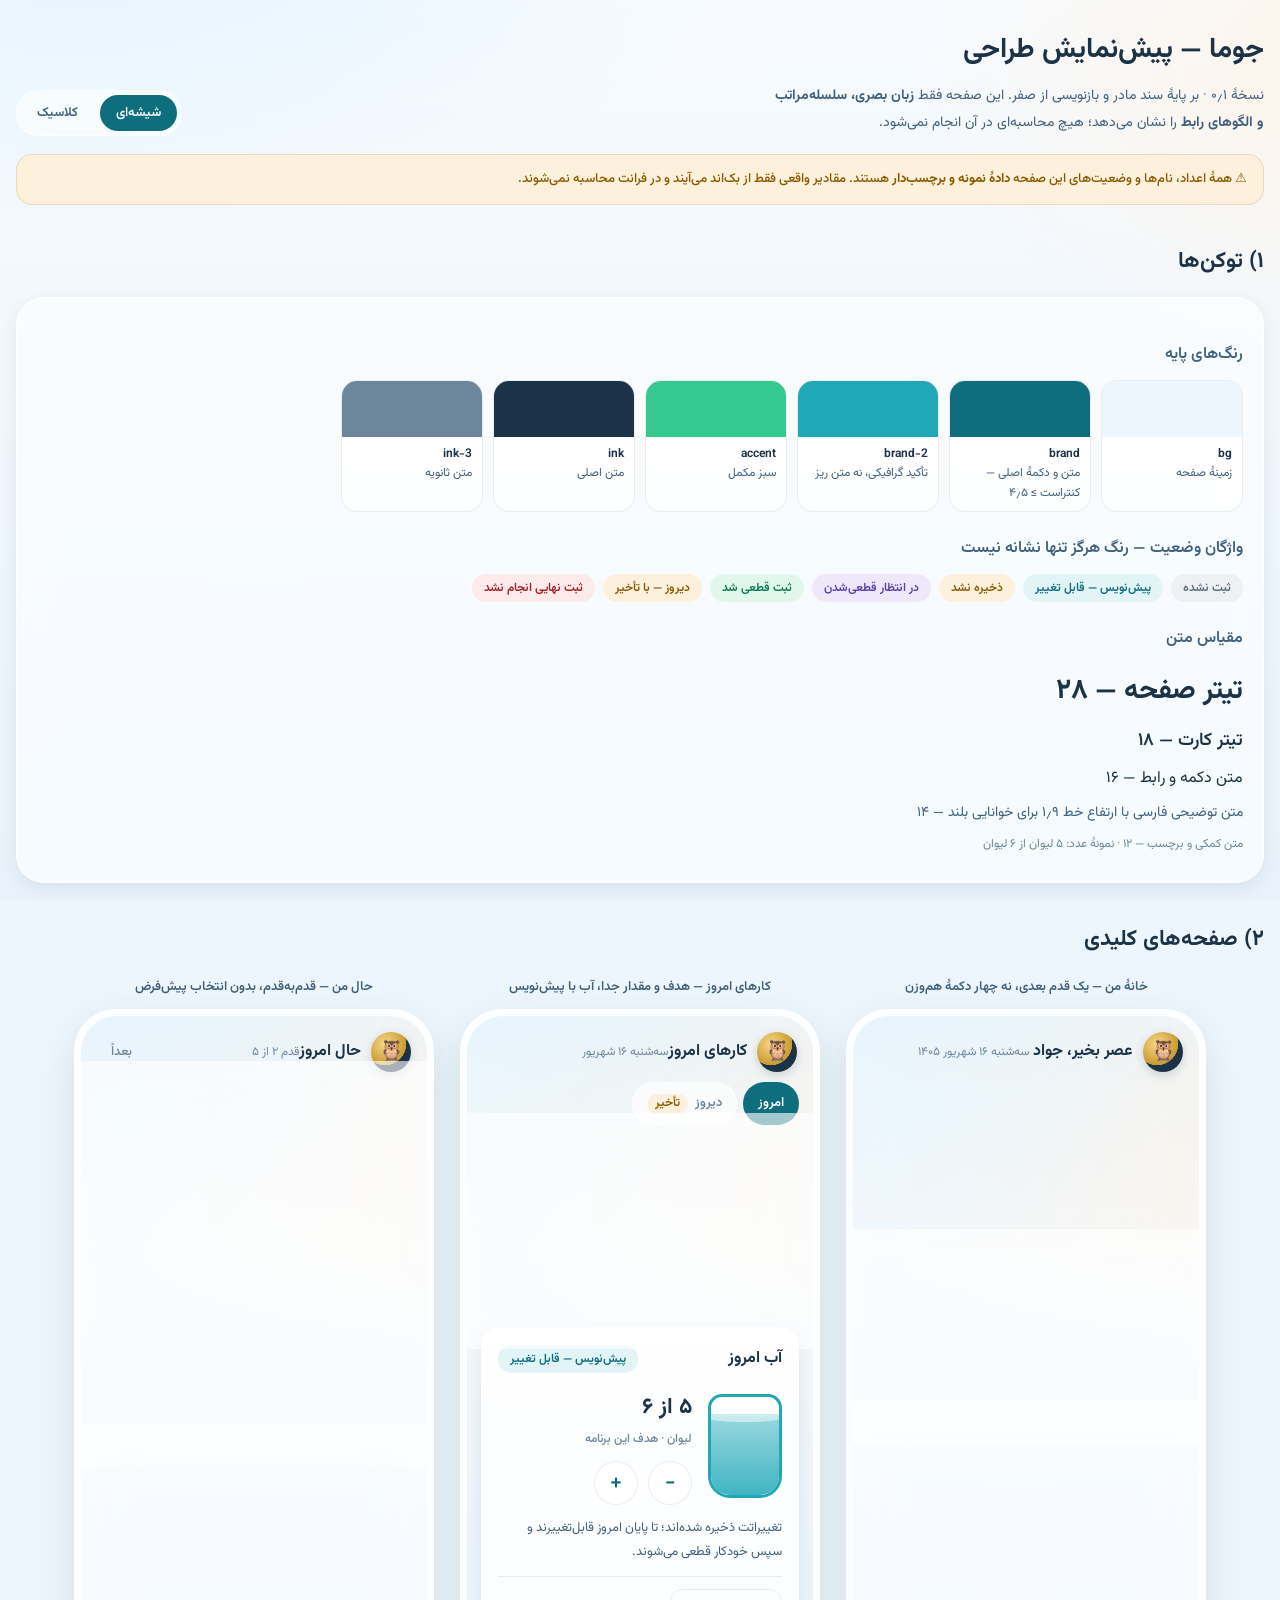
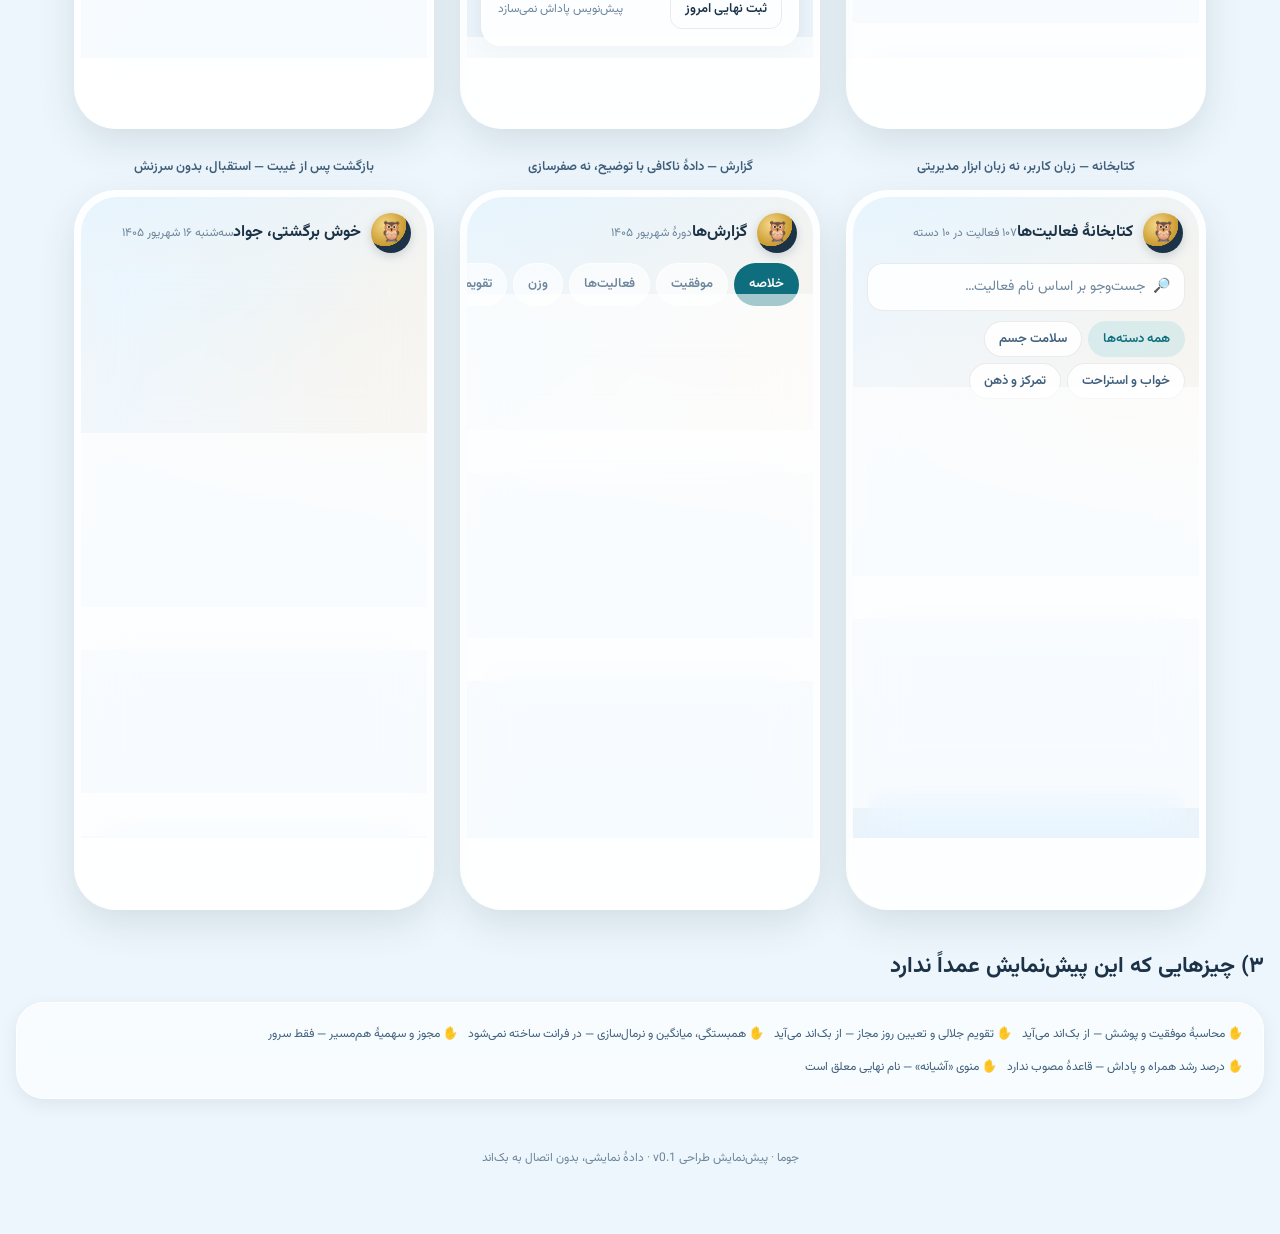
<file: preview/v0.1-generic.html>
<!DOCTYPE html>
<html lang="fa" dir="rtl" data-theme="glass">
<head>
<meta charset="utf-8">
<meta name="viewport" content="width=device-width, initial-scale=1">
<title>جوما — پیش‌نمایش طراحی v0.1</title>
<link rel="stylesheet" href="../design/tokens.css">
<link rel="preconnect" href="https://fonts.googleapis.com">
<link rel="preconnect" href="https://fonts.gstatic.com" crossorigin>
<link href="https://fonts.googleapis.com/css2?family=Vazirmatn:wght@400;500;600;700&display=swap" rel="stylesheet">
<style>
  *{box-sizing:border-box}
  html,body{margin:0}
  body{
    font-family:var(--font);
    color:var(--ink);
    background-image:var(--bg-grad);
    background-attachment:fixed;
    background-color:var(--bg);
    line-height:var(--lh-body);
    padding:24px 16px 64px;
  }
  .wrap{max-width:1280px;margin:0 auto}

  /* ---------- سربرگ پیش‌نمایش ---------- */
  .head{display:flex;flex-wrap:wrap;gap:16px;align-items:flex-end;justify-content:space-between;margin-bottom:8px}
  h1{font-size:var(--fs-28);margin:0 0 6px;font-weight:700}
  .sub{color:var(--ink-2);font-size:var(--fs-14);margin:0;max-width:62ch}
  .toggle{display:flex;gap:6px;background:var(--surface);border:1px solid var(--stroke);border-radius:var(--r-pill);padding:4px;backdrop-filter:var(--blur)}
  .toggle button{font-family:inherit;font-size:var(--fs-13);font-weight:600;border:0;background:transparent;color:var(--ink-2);padding:8px 16px;border-radius:var(--r-pill);cursor:pointer;min-height:36px}
  .toggle button[aria-pressed="true"]{background:var(--brand);color:#fff}

  .banner{margin:18px 0 28px;padding:12px 16px;border-radius:var(--r-16);background:var(--c-unsaved-bg);color:var(--c-unsaved-fg);font-size:var(--fs-13);font-weight:500;border:1px solid rgba(138,90,0,.15)}

  h2{font-size:var(--fs-22);margin:36px 0 14px;font-weight:700}
  h3{font-size:var(--fs-16);margin:22px 0 10px;font-weight:600;color:var(--ink-2)}

  /* ---------- پنل توکن ---------- */
  .panel{background:var(--surface);border:1px solid var(--stroke);border-radius:var(--r-28);padding:20px;backdrop-filter:var(--blur);box-shadow:var(--sh-2)}
  .swatches{display:grid;grid-template-columns:repeat(auto-fill,minmax(140px,1fr));gap:10px}
  .sw{border-radius:var(--r-16);overflow:hidden;border:1px solid var(--hairline);background:var(--surface-2)}
  .sw .box{height:56px}
  .sw .meta{padding:8px 10px;font-size:var(--fs-12);color:var(--ink-2);line-height:1.6}
  .sw .meta b{display:block;color:var(--ink);font-weight:600}
  .chips-demo{display:flex;flex-wrap:wrap;gap:8px}
  .type-demo p{margin:6px 0}

  /* ---------- چیپ‌ها ---------- */
  .chip{display:inline-flex;align-items:center;gap:6px;height:28px;padding:0 12px;border-radius:var(--r-pill);font-size:var(--fs-12);font-weight:600;white-space:nowrap}
  .chip-none{background:var(--c-none-bg);color:var(--c-none-fg)}
  .chip-draft{background:var(--c-draft-bg);color:var(--c-draft-fg)}
  .chip-unsaved{background:var(--c-unsaved-bg);color:var(--c-unsaved-fg)}
  .chip-pending{background:var(--c-pending-bg);color:var(--c-pending-fg)}
  .chip-done{background:var(--c-done-bg);color:var(--c-done-fg)}
  .chip-error{background:var(--c-error-bg);color:var(--c-error-fg)}
  .chip-late{background:var(--c-late-bg);color:var(--c-late-fg)}

  /* ---------- قاب موبایل ---------- */
  .phones{display:flex;flex-wrap:wrap;gap:26px;justify-content:center}
  .phone-shell{display:flex;flex-direction:column;gap:10px;align-items:center}
  .phone-label{font-size:var(--fs-13);font-weight:600;color:var(--ink-2)}
  .phone{
    width:360px;height:720px;border-radius:42px;padding:6px;
    background:var(--surface-2);border:1px solid var(--stroke);
    box-shadow:var(--sh-3);position:relative;overflow:hidden;
  }
  .screen{
    width:100%;height:100%;border-radius:36px;overflow-y:auto;overflow-x:hidden;
    background-image:var(--bg-grad);background-color:var(--bg);
    padding-bottom:78px;position:relative;scrollbar-width:thin;
  }
  .screen::-webkit-scrollbar{width:0}

  .topbar{display:flex;align-items:center;justify-content:space-between;gap:10px;padding:16px 16px 10px}
  .who{display:flex;align-items:center;gap:10px}
  .owl{
    width:40px;height:40px;border-radius:var(--r-pill);flex:0 0 auto;
    background:radial-gradient(circle at 35% 30%,#f6d98a,#c99a2e 55%,#1c3247 56%);
    display:grid;place-items:center;font-size:20px;
    box-shadow:0 3px 10px rgba(28,50,71,.18);
  }
  .who .hi{font-weight:700;font-size:var(--fs-16);line-height:1.4}
  .who .sub2{font-size:var(--fs-12);color:var(--ink-3)}

  /* ---------- کارت ---------- */
  .card{
    background:var(--surface);backdrop-filter:var(--blur);-webkit-backdrop-filter:var(--blur);
    border:1px solid var(--stroke);border-radius:var(--r-20);
    box-shadow:var(--sh-2);padding:16px;margin:0 14px 12px;
  }
  .card.tight{padding:12px}
  .card.step{background:var(--surface-2);border-inline-start:4px solid var(--brand-2);box-shadow:var(--sh-3)}
  .card.plain{backdrop-filter:none;-webkit-backdrop-filter:none;background:var(--surface-2)}
  .card h4{margin:0 0 6px;font-size:var(--fs-16);font-weight:700;display:flex;align-items:center;gap:8px}
  .card p{margin:0;font-size:var(--fs-13);color:var(--ink-2);line-height:1.8}
  .muted{color:var(--ink-3);font-size:var(--fs-12)}
  .row{display:flex;align-items:center;gap:10px}
  .row.between{justify-content:space-between}
  .stack{display:flex;flex-direction:column;gap:10px}
  .sep{height:1px;background:var(--hairline);margin:12px 0}

  /* ---------- دکمه ---------- */
  .btn{
    display:inline-flex;align-items:center;justify-content:center;gap:8px;
    min-height:48px;padding:0 18px;border-radius:var(--r-16);
    font-family:inherit;font-size:var(--fs-16);font-weight:600;
    border:0;cursor:pointer;text-decoration:none;line-height:1;
  }
  .btn-sm{min-height:40px;font-size:var(--fs-13);padding:0 14px;border-radius:var(--r-12)}
  .btn-primary{background:var(--brand);color:#fff;box-shadow:0 6px 16px rgba(14,110,125,.22)}
  .btn-ghost{background:var(--brand-soft);color:var(--brand)}
  .btn-quiet{background:transparent;color:var(--ink-3);font-weight:500}
  .btn-block{width:100%}
  .btn-outline{background:transparent;border:1.5px solid var(--hairline);color:var(--ink);font-weight:600}

  /* ---------- نوار پایین ---------- */
  .nav{
    position:absolute;bottom:0;left:0;right:0;height:70px;display:flex;
    background:var(--surface-2);backdrop-filter:var(--blur);-webkit-backdrop-filter:var(--blur);
    border-top:1px solid var(--hairline);
  }
  .nav a{
    flex:1;display:flex;flex-direction:column;align-items:center;justify-content:center;gap:3px;
    font-size:11px;color:var(--ink-3);text-decoration:none;font-weight:500;
  }
  .nav a .i{font-size:19px;line-height:1}
  .nav a.active{color:var(--brand);font-weight:700}

  /* ---------- ردیف فعالیت ---------- */
  .act-head{display:flex;align-items:center;gap:10px;margin-bottom:10px}
  .sticker{width:42px;height:42px;border-radius:14px;display:grid;place-items:center;font-size:20px;background:var(--brand-soft);flex:0 0 auto}
  .act-title{font-weight:600;font-size:var(--fs-16)}
  .act-goal{font-size:var(--fs-12);color:var(--ink-3)}
  .stepper{display:flex;align-items:center;gap:10px}
  .rnd{
    width:44px;height:44px;border-radius:var(--r-pill);border:1px solid var(--hairline);
    background:var(--surface-2);color:var(--brand);font-size:22px;font-weight:600;
    display:grid;place-items:center;cursor:pointer;font-family:inherit;line-height:1;
  }
  .val{font-size:var(--fs-22);font-weight:700;min-width:78px;text-align:center}
  .val small{font-size:var(--fs-12);font-weight:500;color:var(--ink-3);display:block}
  .quick{display:flex;gap:6px;flex-wrap:wrap}
  .q{font-family:inherit;font-size:var(--fs-12);font-weight:600;color:var(--ink-2);background:var(--surface-2);border:1px solid var(--hairline);border-radius:var(--r-pill);padding:7px 12px;cursor:pointer;min-height:34px}

  /* ---------- آب ---------- */
  .water-row{display:flex;align-items:center;gap:16px}
  .vessel{width:74px;height:104px;border-radius:14px 14px 22px 22px;border:3px solid var(--brand-2);position:relative;overflow:hidden;background:var(--surface-2);flex:0 0 auto}
  .fill{position:absolute;inset:auto 0 0 0;height:83%;background:linear-gradient(180deg,rgba(31,168,184,.45),rgba(31,168,184,.85))}
  .fill::before{content:"";position:absolute;top:-8px;left:-20%;right:-20%;height:16px;background:var(--surface-2);border-radius:50%;opacity:.55}
  .level{font-size:var(--fs-22);font-weight:700}
  .level small{display:block;font-size:var(--fs-12);font-weight:500;color:var(--ink-3)}

  /* ---------- حال من ---------- */
  .dots{display:flex;gap:6px;justify-content:center;margin-bottom:14px}
  .dot{width:8px;height:8px;border-radius:999px;background:var(--hairline)}
  .dot.on{background:var(--brand);width:22px}
  .mood-row{display:flex;gap:8px;justify-content:space-between}
  .opt{
    flex:1;display:flex;flex-direction:column;align-items:center;gap:6px;
    padding:10px 4px;border-radius:var(--r-16);border:1.5px solid var(--hairline);
    background:var(--surface-2);cursor:pointer;
  }
  .opt .e{font-size:26px;line-height:1}
  .opt .l{font-size:var(--fs-12);color:var(--ink-2);text-align:center;font-weight:500}
  .ends{display:flex;justify-content:space-between;font-size:var(--fs-12);color:var(--ink-3);margin-top:8px}

  /* ---------- کتابخانه ---------- */
  .search{
    display:flex;align-items:center;gap:8px;background:var(--surface-2);
    border:1px solid var(--hairline);border-radius:var(--r-16);padding:0 14px;height:48px;font-size:var(--fs-14);color:var(--ink-3)
  }
  .fchip{display:inline-flex;align-items:center;gap:6px;height:36px;padding:0 14px;border-radius:var(--r-pill);background:var(--surface-2);border:1px solid var(--hairline);font-size:var(--fs-13);font-weight:600;color:var(--ink-2)}
  .fchip.on{background:var(--brand-soft);border-color:transparent;color:var(--brand)}
  .code{font-size:10px;font-weight:600;color:var(--ink-3);letter-spacing:.5px;background:var(--surface-2);border:1px solid var(--hairline);border-radius:6px;padding:2px 6px;font-family:ui-monospace,monospace}

  /* ---------- گزارش ---------- */
  .tabs{display:flex;gap:6px;overflow-x:auto;padding:0 14px 10px;scrollbar-width:none}
  .tabs::-webkit-scrollbar{display:none}
  .tab{white-space:nowrap;font-size:var(--fs-13);font-weight:600;color:var(--ink-3);background:var(--surface);border:1px solid var(--stroke);border-radius:var(--r-pill);padding:8px 14px}
  .tab.on{background:var(--brand);border-color:transparent;color:#fff}
  .tiles{display:grid;grid-template-columns:1fr 1fr;gap:10px}
  .tile{background:var(--surface-2);border:1px solid var(--hairline);border-radius:var(--r-16);padding:12px}
  .tile .n{font-size:var(--fs-22);font-weight:700}
  .tile .t{font-size:var(--fs-12);color:var(--ink-3);line-height:1.6}
  .note{background:var(--brand-soft);border-radius:var(--r-16);padding:12px;font-size:var(--fs-13);color:var(--ink-2);border-inline-start:3px solid var(--brand-2)}

  .legend{display:flex;flex-wrap:wrap;gap:10px;font-size:var(--fs-12);color:var(--ink-2)}
  footer{margin-top:48px;color:var(--ink-3);font-size:var(--fs-12);text-align:center}
</style>
</head>
<body>
<div class="wrap">

  <div class="head">
    <div>
      <h1>جوما — پیش‌نمایش طراحی</h1>
      <p class="sub">نسخهٔ ۰٫۱ · بر پایهٔ سند مادر و بازنویسی از صفر. این صفحه فقط <b>زبان بصری، سلسله‌مراتب و الگوهای رابط</b> را نشان می‌دهد؛ هیچ محاسبه‌ای در آن انجام نمی‌شود.</p>
    </div>
    <div class="toggle" role="group" aria-label="انتخاب تم">
      <button id="t-glass" aria-pressed="true">شیشه‌ای</button>
      <button id="t-classic" aria-pressed="false">کلاسیک</button>
    </div>
  </div>

  <div class="banner">
    ⚠️ همهٔ اعداد، نام‌ها و وضعیت‌های این صفحه <b>دادهٔ نمونه و برچسب‌دار</b> هستند. مقادیر واقعی فقط از بک‌اند می‌آیند و در فرانت محاسبه نمی‌شوند.
  </div>

  <!-- ============ توکن‌ها ============ -->
  <h2>۱) توکن‌ها</h2>
  <div class="panel">
    <h3>رنگ‌های پایه</h3>
    <div class="swatches">
      <div class="sw"><div class="box" style="background:var(--bg)"></div><div class="meta"><b>bg</b>زمینهٔ صفحه</div></div>
      <div class="sw"><div class="box" style="background:var(--brand)"></div><div class="meta"><b>brand</b>متن و دکمهٔ اصلی — کنتراست ≥ ۴٫۵</div></div>
      <div class="sw"><div class="box" style="background:var(--brand-2)"></div><div class="meta"><b>brand-2</b>تأکید گرافیکی، نه متن ریز</div></div>
      <div class="sw"><div class="box" style="background:var(--accent)"></div><div class="meta"><b>accent</b>سبز مکمل</div></div>
      <div class="sw"><div class="box" style="background:var(--ink)"></div><div class="meta"><b>ink</b>متن اصلی</div></div>
      <div class="sw"><div class="box" style="background:var(--ink-3)"></div><div class="meta"><b>ink-3</b>متن ثانویه</div></div>
    </div>

    <h3>واژگان وضعیت — رنگ هرگز تنها نشانه نیست</h3>
    <div class="chips-demo">
      <span class="chip chip-none">ثبت نشده</span>
      <span class="chip chip-draft">پیش‌نویس — قابل تغییر</span>
      <span class="chip chip-unsaved">ذخیره نشد</span>
      <span class="chip chip-pending">در انتظار قطعی‌شدن</span>
      <span class="chip chip-done">ثبت قطعی شد</span>
      <span class="chip chip-late">دیروز — با تأخیر</span>
      <span class="chip chip-error">ثبت نهایی انجام نشد</span>
    </div>

    <h3>مقیاس متن</h3>
    <div class="type-demo">
      <p style="font-size:var(--fs-28);font-weight:700">تیتر صفحه — ۲۸</p>
      <p style="font-size:var(--fs-18);font-weight:600">تیتر کارت — ۱۸</p>
      <p style="font-size:var(--fs-16)">متن دکمه و رابط — ۱۶</p>
      <p style="font-size:var(--fs-14);color:var(--ink-2)">متن توضیحی فارسی با ارتفاع خط ۱٫۹ برای خوانایی بلند — ۱۴</p>
      <p style="font-size:var(--fs-12);color:var(--ink-3)">متن کمکی و برچسب — ۱۲ · نمونهٔ عدد: ۵ لیوان از ۶ لیوان</p>
    </div>
  </div>

  <!-- ============ صفحه‌ها ============ -->
  <h2>۲) صفحه‌های کلیدی</h2>
  <div class="phones">

    <!-- ===== خانه ===== -->
    <div class="phone-shell">
      <span class="phone-label">خانهٔ من — یک قدم بعدی، نه چهار دکمهٔ هم‌وزن</span>
      <div class="phone">
        <div class="screen">
          <div class="topbar">
            <div class="who">
              <span class="owl" aria-hidden="true">🦉</span>
              <span>
                <span class="hi">عصر بخیر، جواد</span>
                <span class="sub2">سه‌شنبه ۱۶ شهریور ۱۴۰۵</span>
              </span>
            </div>
          </div>

          <div class="card step">
            <h4>امروز، دو کار مانده <span class="chip chip-none">نمونه</span></h4>
            <p>یکی از کارها را ثبت کن؛ کمتر از یک دقیقه وقت می‌گیرد.</p>
            <div class="row" style="margin-top:14px">
              <a class="btn btn-primary" href="#">ادامهٔ امروز</a>
              <a class="btn btn-quiet" href="#">بعداً</a>
            </div>
          </div>

          <div class="card tight">
            <div class="row between">
              <span class="muted">حال امروز</span>
              <span class="chip chip-none">ثبت نشده</span>
            </div>
            <div class="sep"></div>
            <div class="row between">
              <span class="muted">آب امروز</span>
              <span class="chip chip-draft">پیش‌نویس ۵ از ۶ لیوان</span>
            </div>
            <div class="sep"></div>
            <div class="row between">
              <span class="muted">ثبت‌های امروز</span>
              <span class="chip chip-done">۱ ثبت قطعی</span>
            </div>
          </div>

          <div class="card tight stack">
            <a class="row between" href="#" style="text-decoration:none;color:inherit"><span>برنامهٔ این دوره</span><span class="muted">‹</span></a>
            <div class="sep" style="margin:0"></div>
            <a class="row between" href="#" style="text-decoration:none;color:inherit"><span>کتابخانهٔ فعالیت‌ها</span><span class="muted">‹</span></a>
            <div class="sep" style="margin:0"></div>
            <a class="row between" href="#" style="text-decoration:none;color:inherit"><span>آموزش تمرین‌ها</span><span class="muted">‹</span></a>
            <div class="sep" style="margin:0"></div>
            <a class="row between" href="#" style="text-decoration:none;color:inherit"><span>گزارش‌ها</span><span class="muted">‹</span></a>
          </div>

          <div class="card">
            <div class="row" style="margin-bottom:6px"><span class="chip chip-draft">از ثبت‌های تو</span></div>
            <p>در ثبت‌های این بازه، روزهایی که خواب بهتری گزارش کرده‌ای، پیاده‌روی بیشتری هم ثبت شده است.</p>
            <div class="row between" style="margin-top:10px">
              <span class="muted">۲۱ جفت داده · این همراهی علت را نشان نمی‌دهد</span>
              <a class="btn btn-sm btn-ghost" href="#">این برداشت از کجا آمد؟</a>
            </div>
          </div>
        </div>

        <nav class="nav">
          <a class="active" href="#"><span class="i" aria-hidden="true">🏠</span>خانه</a>
          <a href="#"><span class="i" aria-hidden="true">✏️</span>امروز</a>
          <a href="#"><span class="i" aria-hidden="true">🥚</span>آشیانه</a>
          <a href="#"><span class="i" aria-hidden="true">📊</span>گزارش</a>
          <a href="#"><span class="i" aria-hidden="true">⋯</span>بیشتر</a>
        </nav>
      </div>
    </div>

    <!-- ===== امروز ===== -->
    <div class="phone-shell">
      <span class="phone-label">کارهای امروز — هدف و مقدار جدا، آب با پیش‌نویس</span>
      <div class="phone">
        <div class="screen">
          <div class="topbar">
            <div class="who">
              <span class="owl" aria-hidden="true">🦉</span>
              <span><span class="hi">کارهای امروز</span><span class="sub2">سه‌شنبه ۱۶ شهریور</span></span>
            </div>
          </div>

          <div class="tabs" style="padding-top:0">
            <span class="tab on">امروز</span>
            <span class="tab">دیروز <span class="chip chip-late" style="height:20px;padding:0 8px;margin-inline-start:4px">تأخیر</span></span>
          </div>

          <div class="card tight">
            <div class="act-head">
              <span class="sticker" aria-hidden="true">🚶</span>
              <span style="flex:1">
                <span class="act-title">پیاده‌روی</span>
                <span class="act-goal">هدف این برنامه: ۳۰ دقیقه در روز</span>
              </span>
              <span class="chip chip-done">ثبت شد</span>
            </div>
            <div class="row between">
              <div class="stepper">
                <button class="rnd" aria-label="کاهش">−</button>
                <span class="val">۳۰<small>دقیقه</small></span>
                <button class="rnd" aria-label="افزایش">+</button>
              </div>
              <div class="quick"><span class="q">۱۰</span><span class="q">۲۰</span><span class="q">۳۰</span></div>
            </div>
          </div>

          <div class="card plain">
            <div class="row between" style="margin-bottom:12px">
              <b style="font-size:var(--fs-16)">آب امروز</b>
              <span class="chip chip-draft">پیش‌نویس — قابل تغییر</span>
            </div>
            <div class="water-row">
              <div class="vessel" role="img" aria-label="سطح آب: ۵ لیوان از ۶"><div class="fill"></div></div>
              <div style="flex:1">
                <span class="level">۵ از ۶ <small>لیوان · هدف این برنامه</small></span>
                <div class="stepper" style="margin-top:10px">
                  <button class="rnd" aria-label="یک لیوان کمتر">−</button>
                  <button class="rnd" aria-label="یک لیوان بیشتر">+</button>
                </div>
              </div>
            </div>
            <p class="muted" style="margin-top:12px">تغییراتت ذخیره شده‌اند؛ تا پایان امروز قابل‌تغییرند و سپس خودکار قطعی می‌شوند.</p>
            <div class="sep"></div>
            <div class="row between">
              <a class="btn btn-sm btn-outline" href="#">ثبت نهایی امروز</a>
              <span class="muted">پیش‌نویس پاداش نمی‌سازد</span>
            </div>
          </div>

          <div class="card tight">
            <div class="act-head">
              <span class="sticker" aria-hidden="true">📚</span>
              <span style="flex:1">
                <span class="act-title">مطالعه</span>
                <span class="act-goal">هدف این برنامه: هر روز — انجام/انجام نشد</span>
              </span>
              <span class="chip chip-none">ثبت نشده</span>
            </div>
            <div class="row" style="gap:8px">
              <a class="btn btn-ghost btn-block" href="#">انجام دادم</a>
              <a class="btn btn-outline btn-block" href="#">انجام ندادم</a>
            </div>
            <p class="muted" style="margin-top:10px">اگر ثبت نکنی، «ثبت‌نشده» می‌ماند؛ این با «صفر» فرق دارد.</p>
          </div>
        </div>

        <nav class="nav">
          <a href="#"><span class="i" aria-hidden="true">🏠</span>خانه</a>
          <a class="active" href="#"><span class="i" aria-hidden="true">✏️</span>امروز</a>
          <a href="#"><span class="i" aria-hidden="true">🥚</span>آشیانه</a>
          <a href="#"><span class="i" aria-hidden="true">📊</span>گزارش</a>
          <a href="#"><span class="i" aria-hidden="true">⋯</span>بیشتر</a>
        </nav>
      </div>
    </div>

    <!-- ===== حال من ===== -->
    <div class="phone-shell">
      <span class="phone-label">حال من — قدم‌به‌قدم، بدون انتخاب پیش‌فرض</span>
      <div class="phone">
        <div class="screen">
          <div class="topbar">
            <div class="who">
              <span class="owl" aria-hidden="true">🦉</span>
              <span><span class="hi">حال امروز</span><span class="sub2">قدم ۲ از ۵</span></span>
            </div>
            <a class="btn btn-sm btn-quiet" href="#">بعداً</a>
          </div>

          <div class="card">
            <div class="dots" aria-hidden="true">
              <span class="dot on"></span><span class="dot on"></span><span class="dot"></span><span class="dot"></span><span class="dot"></span>
            </div>
            <h4>انرژی امروزت چطور است؟</h4>
            <p>گزینه‌ها از کم به زیاد مرتب شده‌اند. هر گزینه‌ای که واقعاً تجربه کرده‌ای، درست است.</p>
            <div class="mood-row" style="margin-top:14px">
              <span class="opt" role="button" tabindex="0"><span class="e" aria-hidden="true">😴</span><span class="l">خیلی کم</span></span>
              <span class="opt" role="button" tabindex="0"><span class="e" aria-hidden="true">🙁</span><span class="l">کم</span></span>
              <span class="opt" role="button" tabindex="0"><span class="e" aria-hidden="true">😐</span><span class="l">متوسط</span></span>
              <span class="opt" role="button" tabindex="0"><span class="e" aria-hidden="true">🙂</span><span class="l">زیاد</span></span>
              <span class="opt" role="button" tabindex="0"><span class="e" aria-hidden="true">⚡</span><span class="l">خیلی زیاد</span></span>
            </div>
            <p class="muted" style="margin-top:10px">هنوز چیزی انتخاب نشده است.</p>
            <div class="sep"></div>
            <div class="row between">
              <a class="btn btn-sm btn-outline" href="#">قبلی</a>
              <a class="btn btn-sm btn-primary" href="#">بعدی</a>
            </div>
          </div>

          <div class="card">
            <h4>نمونهٔ گام ۵ — سطح استرس</h4>
            <p>هر دو سر مقیاس برچسب دارد؛ نگاشت عددی از بک‌اند می‌آید و در فرانت حدس زده نمی‌شود.</p>
            <div class="mood-row" style="margin-top:14px">
              <span class="opt" role="button" tabindex="0"><span class="e" aria-hidden="true">😌</span><span class="l">۱</span></span>
              <span class="opt" role="button" tabindex="0"><span class="e" aria-hidden="true">🙂</span><span class="l">۲</span></span>
              <span class="opt" role="button" tabindex="0"><span class="e" aria-hidden="true">😐</span><span class="l">۳</span></span>
              <span class="opt" role="button" tabindex="0"><span class="e" aria-hidden="true">😟</span><span class="l">۴</span></span>
              <span class="opt" role="button" tabindex="0"><span class="e" aria-hidden="true">😣</span><span class="l">۵</span></span>
            </div>
            <div class="ends"><span>آرام</span><span>پرتنش</span></div>
          </div>

          <div class="card">
            <h4>خواب دیشبت چطور بود؟</h4>
            <p>کیفیت خواب شب قبل را در نظر بگیر؛ نه تعداد ساعت‌هایی که خوابیدی.</p>
          </div>

          <div class="card">
            <h4>یادداشت امروز (اختیاری)</h4>
            <p>اگر دوست داری، یک جمله از امروزت برای خودت نگه دار؛ کوتاه، واقعی و به زبان خودت.</p>
            <div class="search" style="margin-top:12px;height:76px;align-items:flex-start;padding-top:12px">چیزی بنویس…</div>
          </div>
        </div>

        <nav class="nav">
          <a href="#"><span class="i" aria-hidden="true">🏠</span>خانه</a>
          <a href="#"><span class="i" aria-hidden="true">✏️</span>امروز</a>
          <a href="#"><span class="i" aria-hidden="true">🥚</span>آشیانه</a>
          <a href="#"><span class="i" aria-hidden="true">📊</span>گزارش</a>
          <a class="active" href="#"><span class="i" aria-hidden="true">⋯</span>بیشتر</a>
        </nav>
      </div>
    </div>

    <!-- ===== کتابخانه ===== -->
    <div class="phone-shell">
      <span class="phone-label">کتابخانه — زبان کاربر، نه زبان ابزار مدیریتی</span>
      <div class="phone">
        <div class="screen">
          <div class="topbar">
            <div class="who">
              <span class="owl" aria-hidden="true">🦉</span>
              <span><span class="hi">کتابخانهٔ فعالیت‌ها</span><span class="sub2">۱۰۷ فعالیت در ۱۰ دسته</span></span>
            </div>
          </div>

          <div style="padding:0 14px 10px" class="stack">
            <div class="search" role="search">🔎 <span>جست‌وجو بر اساس نام فعالیت…</span></div>
            <div class="row" style="gap:6px;flex-wrap:wrap">
              <span class="fchip on">همه دسته‌ها</span>
              <span class="fchip">سلامت جسم</span>
              <span class="fchip">خواب و استراحت</span>
              <span class="fchip">تمرکز و ذهن</span>
            </div>
          </div>

          <div class="card tight">
            <div class="act-head">
              <span class="sticker" aria-hidden="true">🚶</span>
              <span style="flex:1">
                <span class="act-title">پیاده‌روی</span>
                <span class="act-goal">روزانه · ۳۰ دقیقه</span>
              </span>
              <span class="code">ACT001</span>
            </div>
            <p>هر روزی که پیاده‌روی کردی، مدت آن را ثبت می‌کنی. هدف برنامهٔ تو ۳۰ دقیقه است.</p>
            <div class="row" style="margin-top:12px;gap:8px">
              <a class="btn btn-sm btn-primary" href="#">افزودن به برنامه</a>
              <a class="btn btn-sm btn-quiet" href="#">جزئیات و راهنما</a>
            </div>
          </div>

          <div class="card tight">
            <div class="act-head">
              <span class="sticker" aria-hidden="true">💧</span>
              <span style="flex:1">
                <span class="act-title">نوشیدن آب</span>
                <span class="act-goal">روزانه · لیوان</span>
              </span>
              <span class="code">ACT002</span>
            </div>
            <p>مقدار آبی که در طول روز می‌نوشی را ثبت می‌کنی. تا پایان روز قابل‌تغییر است و بعد از آن قطعی می‌شود.</p>
            <div class="row" style="margin-top:12px;gap:8px">
              <a class="btn btn-sm btn-primary" href="#">افزودن به برنامه</a>
              <a class="btn btn-sm btn-quiet" href="#">جزئیات و راهنما</a>
            </div>
          </div>

          <div class="card tight">
            <div class="row between">
              <span class="muted">فعالیت شخصی خودت را بساز</span>
              <a class="btn btn-sm btn-ghost" href="#">+ فعالیت جدید</a>
            </div>
          </div>
        </div>

        <nav class="nav">
          <a href="#"><span class="i" aria-hidden="true">🏠</span>خانه</a>
          <a href="#"><span class="i" aria-hidden="true">✏️</span>امروز</a>
          <a href="#"><span class="i" aria-hidden="true">🥚</span>آشیانه</a>
          <a href="#"><span class="i" aria-hidden="true">📊</span>گزارش</a>
          <a class="active" href="#"><span class="i" aria-hidden="true">⋯</span>بیشتر</a>
        </nav>
      </div>
    </div>

    <!-- ===== گزارش ===== -->
    <div class="phone-shell">
      <span class="phone-label">گزارش — دادهٔ ناکافی با توضیح، نه صفرسازی</span>
      <div class="phone">
        <div class="screen">
          <div class="topbar">
            <div class="who">
              <span class="owl" aria-hidden="true">🦉</span>
              <span><span class="hi">گزارش‌ها</span><span class="sub2">دورهٔ شهریور ۱۴۰۵</span></span>
            </div>
          </div>

          <div class="tabs">
            <span class="tab on">خلاصه</span>
            <span class="tab">موفقیت</span>
            <span class="tab">فعالیت‌ها</span>
            <span class="tab">وزن</span>
            <span class="tab">تقویم</span>
            <span class="tab">روند</span>
            <span class="tab">خلق</span>
            <span class="tab">مقایسه</span>
            <span class="tab">جزئیات</span>
            <span class="tab">تحلیلی</span>
          </div>

          <div class="card tight">
            <div class="tiles">
              <div class="tile"><span class="n">۱۲</span><span class="t">ثبت معتبر در این دوره</span></div>
              <div class="tile"><span class="n">۴</span><span class="t">روز با داده</span></div>
            </div>
          </div>

          <div class="card">
            <h4>برای این بازه هنوز دادهٔ کافی نیست</h4>
            <p>«تحلیل موفقیت» و «مقایسه» وقتی معنا پیدا می‌کنند که چرخه‌های بیشتری بسته شود. با چند ثبت دیگر این بخش کامل می‌شود.</p>
            <p class="muted" style="margin-top:8px">جای خالی با صفر پر نمی‌شود؛ «ثبت‌نشده» با «صفر» یکی نیست.</p>
          </div>

          <div class="card">
            <h4>دو شاخص متفاوت خلق</h4>
            <div class="stack" style="margin-top:10px">
              <div class="tile"><span class="t">شاخص خلق مثبت</span><span class="n">۳٫۸ <small style="font-size:12px;color:var(--ink-3)">از ۵</small></span></div>
              <div class="tile"><span class="t">حال‌وهوای ترکیبی</span><span class="n">۷۲ <small style="font-size:12px;color:var(--ink-3)">مقیاس متفاوت</small></span></div>
            </div>
            <div class="note" style="margin-top:12px">این دو یک چیز نیستند: در شاخص مثبت، استرس مثل بقیهٔ شاخص‌ها جمع نمی‌شود؛ در حال‌وهوای ترکیبی با تبدیل معکوس وارد فرمول می‌شود. عنوان‌ها و مقیاس‌ها عمداً جدا نمایش داده می‌شوند.</div>
          </div>

          <div class="card tight">
            <span class="chip chip-unsaved">یک چرخهٔ مبهم</span>
            <p style="margin-top:8px">در یک روز، دو رخداد روزانه برای یک فعالیت پیدا شد. تا رفع ابهام، این چرخه در محاسبهٔ موفقیت لحاظ نمی‌شود.</p>
          </div>
        </div>

        <nav class="nav">
          <a href="#"><span class="i" aria-hidden="true">🏠</span>خانه</a>
          <a href="#"><span class="i" aria-hidden="true">✏️</span>امروز</a>
          <a href="#"><span class="i" aria-hidden="true">🥚</span>آشیانه</a>
          <a class="active" href="#"><span class="i" aria-hidden="true">📊</span>گزارش</a>
          <a href="#"><span class="i" aria-hidden="true">⋯</span>بیشتر</a>
        </nav>
      </div>
    </div>

    <!-- ===== بازگشت ===== -->
    <div class="phone-shell">
      <span class="phone-label">بازگشت پس از غیبت — استقبال، بدون سرزنش</span>
      <div class="phone">
        <div class="screen">
          <div class="topbar">
            <div class="who">
              <span class="owl" aria-hidden="true">🦉</span>
              <span><span class="hi">خوش برگشتی، جواد</span><span class="sub2">سه‌شنبه ۱۶ شهریور ۱۴۰۵</span></span>
            </div>
          </div>

          <div class="card step">
            <h4>از همین امروز ادامه می‌دهیم</h4>
            <p>قدم‌های قبلی‌ات همچنان بخشی از مسیرت هستند. لازم نیست چیزی را جبران کنی.</p>
            <div class="row" style="margin-top:14px">
              <a class="btn btn-primary" href="#">شروع امروز</a>
            </div>
          </div>

          <div class="card tight">
            <div class="row between"><span class="muted">آخرین ثبت</span><span>۹ روز پیش</span></div>
            <div class="sep"></div>
            <div class="row between"><span class="muted">سوابق قبلی</span><span class="chip chip-done">دست‌نخورده</span></div>
            <div class="sep"></div>
            <div class="row between"><span class="muted">راهنمای اولیه</span><span class="chip chip-none">دوباره اجباری نیست</span></div>
          </div>

          <div class="card">
            <h4>آشیانه‌ات سر جایش است</h4>
            <p>هر وقت آماده‌ای، به همراه کوچکت سر بزن. نیازها آرام‌تر شده‌اند، اما چیزی از دست نرفته است.</p>
            <p class="muted" style="margin-top:10px">وضعیت همراه از دادهٔ معتبر بک‌اند می‌آید؛ نه از باز و بسته کردن صفحه.</p>
          </div>

          <div class="card tight">
            <span class="chip chip-late">دیروز — با تأخیر</span>
            <p style="margin-top:8px">اگر دیروز هم چیزی انجام دادی، می‌توانی ثبتش کنی. روزهای قبل‌تر قابل ثبت نیستند.</p>
          </div>
        </div>

        <nav class="nav">
          <a class="active" href="#"><span class="i" aria-hidden="true">🏠</span>خانه</a>
          <a href="#"><span class="i" aria-hidden="true">✏️</span>امروز</a>
          <a href="#"><span class="i" aria-hidden="true">🥚</span>آشیانه</a>
          <a href="#"><span class="i" aria-hidden="true">📊</span>گزارش</a>
          <a href="#"><span class="i" aria-hidden="true">⋯</span>بیشتر</a>
        </nav>
      </div>
    </div>

  </div>

  <h2>۳) چیزهایی که این پیش‌نمایش عمداً ندارد</h2>
  <div class="panel">
    <div class="legend">
      <span>✋ محاسبهٔ موفقیت و پوشش — از بک‌اند می‌آید</span>
      <span>✋ تقویم جلالی و تعیین روز مجاز — از بک‌اند می‌آید</span>
      <span>✋ همبستگی، میانگین و نرمال‌سازی — در فرانت ساخته نمی‌شود</span>
      <span>✋ مجوز و سهمیهٔ هم‌مسیر — فقط سرور</span>
      <span>✋ درصد رشد همراه و پاداش — قاعدهٔ مصوب ندارد</span>
      <span>✋ منوی «آشیانه» — نام نهایی معلق است</span>
    </div>
  </div>

  <footer>
    جوما · پیش‌نمایش طراحی v0.1 · دادهٔ نمایشی، بدون اتصال به بک‌اند
  </footer>
</div>

<script>
  const btnG = document.getElementById('t-glass');
  const btnC = document.getElementById('t-classic');
  function setTheme(name){
    document.documentElement.dataset.theme = name;
    const g = name === 'glass';
    btnG.setAttribute('aria-pressed', String(g));
    btnC.setAttribute('aria-pressed', String(!g));
  }
  btnG.addEventListener('click', () => setTheme('glass'));
  btnC.addEventListener('click', () => setTheme('classic'));
</script>
</body>
</html>
</file>
<file: preview/proto/proto.css>
/* ==========================================================================
   نمونهٔ زندهٔ جوما — توکن‌ها و اجزا
   منبع: docs/spec/01-foundation.md (§۲ کلاسیک، §۳ شیشه) + 7B
   این فایل «کد نهایی محصول» نیست — ابزار تأیید بصری است.
   ========================================================================== */

/* ---------- ۱) توکن‌ها — تم کلاسیک ---------- */
:root{
  --bg-layer:
    radial-gradient(42% 34% at 88% -6%, #FFE4D2 0%, rgba(255,228,210,0) 62%),
    radial-gradient(38% 30% at -6% 26%, #DDF3E6 0%, rgba(221,243,230,0) 60%),
    radial-gradient(40% 34% at 106% 58%, #E9E4FC 0%, rgba(233,228,252,0) 60%),
    radial-gradient(36% 30% at 12% 98%, #FFF3D2 0%, rgba(255,243,210,0) 60%),
    linear-gradient(180deg, #FDFEFB 0%, #F3F8F0 100%);

  --card:#FFFFFF; --card-brd:#EAEFE6;
  --ink:#14382E; --ink-2:#5C7A6C; --ink-3:#8FA79B;
  --brand:#0FA678; --brand2:#2FBF8F; --brand-ink:#0A7E5B;
  --brand-soft:#D6F4E6; --brand-softer:#EDFAF3;
  --ok:#12905F; --ring-track:#E4EBE1; --grid:rgba(20,56,46,.10);
  --grad1:#0FA678; --grad2:#4EA8DE;
  --side-bg:#FCFDF9; --topbar-bg:rgba(255,255,255,.9); --toast-bg:#14382E;

  --gold:#F0B23A;  --gold-soft:#FFF0C9;  --gold-ink:#8F6A12;
  --rose:#EE6D95;  --rose-soft:#FFE3EC;  --rose-ink:#B24763;
  --lav:#8B7CF6;   --lav-soft:#EBE7FE;   --lav-ink:#5F4FC0;
  --sky:#3FA3DC;   --sky-soft:#DDF0FC;   --sky-ink:#2277A8;
  --coral:#F2784B; --coral-soft:#FFE5DA; --coral-ink:#C25327;
  --indigo:#6D7BE0;--indigo-soft:#E7E9FD;--indigo-ink:#4B58B8;

  --owl-a:#5E93C8; --owl-b:#3F6FA0; --owl-cream:#F6EBD9; --owl-gold:#E8B64A;
  --owl-beak:#F0A63C; --owl-ink:#2E3A48; --owl-rose:#E07898;

  --r-sm:10px; --r:16px; --r-lg:22px; --r-pill:999px;
  --shadow:0 2px 10px rgba(20,60,45,.06), 0 18px 44px -24px rgba(20,60,45,.3);
  --shadow-sm:0 1px 4px rgba(20,60,45,.05), 0 8px 20px -14px rgba(20,60,45,.24);
  --blur:0px;
}
[data-theme="glass"]{
  --bg-layer:
    radial-gradient(circle 300px at 15% 18%, rgba(255,255,255,.60), transparent 70%),
    radial-gradient(circle 270px at 87% 12%, rgba(255,200,90,.60), transparent 70%),
    radial-gradient(circle 380px at 78% 82%, rgba(150,125,235,.45), transparent 70%),
    radial-gradient(circle 430px at 18% 92%, rgba(40,190,180,.50), transparent 70%),
    radial-gradient(circle 220px at 55% 48%, rgba(255,135,180,.40), transparent 70%),
    linear-gradient(175deg, #E2F3FF, #BFE0F2 55%, #A9D6EC);
  --card:rgba(255,255,255,.34); --card-brd:rgba(255,255,255,.85);
  --ink:#17303F; --ink-2:#3D5C6E; --ink-3:#6C8898;
  --brand:#0E9E8E; --brand2:#3FC0AC; --brand-ink:#0A7466;
  --brand-soft:rgba(255,255,255,.55); --brand-softer:rgba(255,255,255,.34);
  --ok:#0F8B6E; --ring-track:rgba(255,255,255,.5); --grid:rgba(23,48,63,.12);
  --side-bg:rgba(255,255,255,.32); --topbar-bg:rgba(255,255,255,.42); --toast-bg:#1C3247;
  --owl-a:#6FA8DC; --owl-b:#4A7FB5; --owl-cream:#FBF3E4; --owl-gold:#F2CC6B;
  --owl-beak:#F5B04C; --owl-ink:#33475C; --owl-rose:#E88AA6;
  --r-sm:12px; --r:18px; --r-lg:24px;
  --shadow:inset 0 1px 0 rgba(255,255,255,.65), 0 2px 8px rgba(45,75,110,.06), 0 18px 44px -24px rgba(45,75,110,.3);
  --shadow-sm:inset 0 1px 0 rgba(255,255,255,.6), 0 2px 8px rgba(45,75,110,.06);
  --blur:14px;
}

/* ---------- ۲) پایه ---------- */
*{box-sizing:border-box;-webkit-tap-highlight-color:transparent}
html,body{margin:0;padding:0}
body{
  font-family:"Vazirmatn","IRANSans","Segoe UI",Tahoma,system-ui,sans-serif;
  background:transparent;color:var(--ink);font-size:14px;line-height:1.9;
  min-height:100vh;padding-bottom:76px;
}
body::before{content:"";position:fixed;inset:0;z-index:-1;background:var(--bg-layer)}
a{color:var(--brand-ink);text-decoration:none}
button{font:inherit;color:inherit;border:0;background:none;cursor:pointer}
h1,h2,h3,h4{margin:0;line-height:1.6}
p{margin:0}
code{font-family:ui-monospace,Menlo,Consolas,monospace;font-size:.88em;
  background:var(--brand-softer);padding:1px 6px;border-radius:6px;direction:ltr;display:inline-block}
.num{font-variant-numeric:tabular-nums}
.tiny{font-size:11px;color:var(--ink-3);line-height:1.9}
.muted{color:var(--ink-2)}

/* ---------- ۳) نوار بازبینی (این نوار در محصول نیست) ---------- */
.rvbar{
  position:fixed;inset-inline:0;bottom:0;z-index:60;background:var(--toast-bg);color:#fff;
  display:flex;align-items:center;gap:10px;padding:8px 12px;flex-wrap:wrap;
  font-size:12px;font-weight:700;box-shadow:0 -6px 24px -12px rgba(0,0,0,.5);
}
.rvbar .rv-name{font-weight:900}
.rvbar .rv-sec{opacity:.65;font-size:11px}
.rvbar .sp{flex:1}
.rvbar button{background:rgba(255,255,255,.14);color:#fff;padding:5px 11px;border-radius:999px;font-size:11.5px;font-weight:800}
.rvbar button:hover{background:rgba(255,255,255,.26)}
.rvbar button.on{background:#fff;color:var(--toast-bg)}
.rvbar .dots{display:flex;gap:4px;flex-wrap:wrap;max-width:340px}
.rvbar .dots i{width:20px;height:20px;border-radius:6px;background:rgba(255,255,255,.16);
  display:grid;place-items:center;font-size:9.5px;font-weight:800;cursor:pointer;font-style:normal}
.rvbar .dots i.on{background:#fff;color:var(--toast-bg)}
.rvbar .dots i.soon{opacity:.4}
.rvbar .dots i:hover{background:rgba(255,255,255,.34)}
.rvbar.hide{display:none}
.rv-open{position:fixed;bottom:12px;inset-inline-end:12px;z-index:60;background:var(--toast-bg);color:#fff;
  border-radius:999px;padding:9px 15px;font-size:11.5px;font-weight:800;box-shadow:var(--shadow);display:none}
.rv-open.show{display:block}

/* ---------- ۴) پوستهٔ محصول ---------- */
.wrap{display:flex;min-height:100vh;max-width:1240px;margin:0 auto;gap:0}
.side{
  width:250px;flex:none;background:var(--side-bg);border-inline-end:1px solid var(--card-brd);
  padding:16px 14px;display:flex;flex-direction:column;gap:14px;position:sticky;top:0;height:100vh;
  backdrop-filter:blur(var(--blur));
}
.logo{display:flex;align-items:center;gap:9px}
.logo-tile{width:40px;height:40px;border-radius:13px;background:linear-gradient(150deg,var(--grad1),var(--grad2));
  display:grid;place-items:center;flex:none;box-shadow:var(--shadow-sm)}
.logo-tile svg{width:30px;height:30px}
.logo b{font-size:17px;display:block;line-height:1.4}
.logo small{font-size:9.5px;color:var(--ink-3);font-weight:700}
.dura{background:var(--card);border:1px solid var(--card-brd);border-radius:var(--r);padding:10px 12px;box-shadow:var(--shadow-sm)}
.dura small{font-size:9.5px;color:var(--ink-3);font-weight:800}
.dura b{font-size:13px;display:block;display:flex;align-items:center;justify-content:space-between;gap:6px}
.lvl{background:var(--brand-softer);border-radius:var(--r);padding:10px 12px}
.lvl .row{display:flex;align-items:center;gap:8px}
.lvl .em{font-size:20px}
.lvl b{font-size:12.5px;display:block;line-height:1.5}
.lvl .bar{height:7px;border-radius:99px;background:var(--ring-track);margin-top:8px;overflow:hidden}
.lvl .bar i{display:block;height:100%;border-radius:99px;background:linear-gradient(90deg,var(--grad1),var(--grad2))}
.slabel{font-size:10px;font-weight:900;color:var(--ink-3);letter-spacing:.4px;margin:2px 4px -6px}
.nav{display:flex;flex-direction:column;gap:2px}
.nav a{display:flex;align-items:center;gap:10px;padding:9px 11px;border-radius:12px;font-size:12.5px;
  font-weight:800;color:var(--ink-2);transition:background .18s,color .18s;position:relative}
.nav a:hover{background:var(--brand-softer);color:var(--ink)}
.nav a.on{background:var(--brand-soft);color:var(--brand-ink)}
/* آیکون پایه — همهٔ آیکون‌ها اندازهٔ صریح دارند؛ هیچ آیکونی اندازهٔ پیش‌فرض نمی‌گیرد */
.ic{width:18px;height:18px;flex:none;fill:none;stroke:currentColor;stroke-width:1.8;
  stroke-linecap:round;stroke-linejoin:round;vertical-align:-3px}
.card .ic{stroke:var(--brand-ink);stroke-width:1.9}
.banner .ic{stroke:currentColor;stroke-width:2}
.btn .ic{stroke:currentColor;stroke-width:2}
.nav .ic{width:19px;height:19px;stroke:currentColor;fill:none;stroke-width:1.8;flex:none}
.nav .cnt{margin-inline-start:auto;background:var(--coral);color:#fff;font-size:9.5px;
  min-width:18px;height:18px;border-radius:99px;display:grid;place-items:center;font-weight:900}
.sprof{margin-top:auto;display:flex;align-items:center;gap:10px;padding:9px;border-radius:var(--r);
  background:var(--card);border:1px solid var(--card-brd);box-shadow:var(--shadow-sm)}
.av{width:34px;height:34px;border-radius:99px;background:linear-gradient(150deg,var(--lav),var(--sky));
  display:grid;place-items:center;color:#fff;font-weight:900;font-size:13px;flex:none}
.sprof b{font-size:12px;display:block;line-height:1.4}
.sprof small{font-size:9.5px;color:var(--ink-3)}
.sprof .chev{margin-inline-start:auto;width:15px;height:15px;stroke:var(--ink-3);fill:none;stroke-width:2}

.main{flex:1;min-width:0;padding:18px 22px 30px;display:flex;flex-direction:column;gap:16px}
.pagehead{display:flex;align-items:flex-end;gap:12px;flex-wrap:wrap}
.kicker{font-size:10.5px;font-weight:900;color:var(--brand-ink);letter-spacing:.3px}
.pagehead h1{font-size:20px;font-weight:900}
.pagehead .sub{font-size:11.5px;color:var(--ink-2)}
.datechip{margin-inline-start:auto;display:inline-flex;align-items:center;gap:6px;background:var(--card);
  border:1px solid var(--card-brd);border-radius:99px;padding:6px 12px;font-size:11px;font-weight:800;box-shadow:var(--shadow-sm)}
.datechip svg{width:15px;height:15px;stroke:var(--brand-ink);fill:none;stroke-width:1.8}

/* ---------- ۵) اجزای عمومی ---------- */
.card{background:var(--card);border:1px solid var(--card-brd);border-radius:var(--r);padding:14px;
  box-shadow:var(--shadow);backdrop-filter:blur(var(--blur))}
.card h3{font-size:13.5px;display:flex;align-items:center;gap:7px}
.card h3 .ic{width:17px;height:17px;stroke:var(--brand-ink);fill:none;stroke-width:1.9}
.grid2{display:grid;grid-template-columns:1.15fr .85fr;gap:14px;align-items:start}
.grid3{display:grid;grid-template-columns:repeat(3,1fr);gap:14px}
.btn{display:inline-flex;align-items:center;justify-content:center;gap:7px;padding:11px 18px;border-radius:var(--r);
  font-size:12.5px;font-weight:900;transition:transform .15s,filter .15s;white-space:nowrap}
.btn:active{transform:translateY(1px)}
.btn.primary{background:linear-gradient(150deg,var(--grad1),var(--grad2));color:#fff;box-shadow:var(--shadow-sm)}
.btn.primary:hover{filter:brightness(1.06)}
.btn.soft{background:var(--brand-softer);color:var(--brand-ink)}
.btn.ghost{border:1.5px solid var(--card-brd);color:var(--ink-2);background:var(--card)}
.btn.wide{width:100%}
.btn[disabled]{opacity:.5;cursor:not-allowed;filter:grayscale(.4)}
.btn.sm{padding:7px 13px;font-size:11.5px;border-radius:var(--r-sm)}
.chip{display:inline-flex;align-items:center;gap:5px;padding:3px 10px;border-radius:99px;font-size:10.5px;font-weight:900}
.chip.g{background:var(--brand-soft);color:var(--brand-ink)}
.chip.go{background:var(--gold-soft);color:var(--gold-ink)}
.chip.r{background:var(--rose-soft);color:var(--rose-ink)}
.chip.s{background:var(--sky-soft);color:var(--sky-ink)}
.chip.c{background:var(--coral-soft);color:var(--coral-ink)}
.chip.n{background:var(--ring-track);color:var(--ink-2)}
.sep{height:1px;background:var(--card-brd);margin:12px 0}
.inp{width:100%;padding:11px 13px;border-radius:var(--r-sm);border:1.5px solid var(--card-brd);
  background:var(--card);font:inherit;font-size:13px;color:var(--ink);transition:border-color .15s,box-shadow .15s}
.inp:focus{outline:0;border-color:var(--brand);box-shadow:0 0 0 3px var(--brand-soft)}
.inp.err{border-color:var(--coral)}
.lbl{font-size:11px;font-weight:900;color:var(--ink-2);display:block;margin-bottom:5px}
.fe{font-size:10.5px;color:var(--coral-ink);font-weight:800;margin-top:4px;display:block}
.banner{display:flex;align-items:center;gap:9px;padding:10px 13px;border-radius:var(--r-sm);font-size:11.5px;font-weight:800}
.banner.err{background:var(--coral-soft);color:var(--coral-ink)}
.banner.warn{background:var(--gold-soft);color:var(--gold-ink)}
.banner.info{background:var(--sky-soft);color:var(--sky-ink)}
.banner.ok{background:var(--brand-soft);color:var(--brand-ink)}
.owl{display:inline-block;flex:none}
.floaty{animation:floaty 3.2s ease-in-out infinite}
@keyframes floaty{50%{transform:translateY(-7px)}}
.wiggle{animation:wiggle .5s}
@keyframes wiggle{25%{transform:rotate(-6deg)}75%{transform:rotate(6deg)}}
.pop{animation:pop .4s}
@keyframes pop{40%{transform:scale(1.3)}}
.popin{animation:popin .5s cubic-bezier(.2,1.4,.5,1)}
@keyframes popin{from{opacity:0;transform:translateY(8px) scale(.96)}to{opacity:1;transform:none}}
.fadeup{animation:fadeup .4s ease both}
@keyframes fadeup{from{opacity:0;transform:translateY(8px)}to{opacity:1;transform:none}}

/* پیام جوما */
.joma-msg{display:flex;gap:11px;align-items:flex-start;padding:13px 15px;border-radius:var(--r-lg);
  background:linear-gradient(150deg,var(--brand-softer),var(--sky-soft));border:1px solid var(--card-brd)}
.joma-msg .bub{font-size:12.5px;line-height:2;font-weight:700}
.tip{background:var(--gold-soft);border-color:rgba(240,178,58,.35)}

/* ---------- ۶) خانه ---------- */
.stat4{display:grid;grid-template-columns:repeat(4,1fr);gap:12px}
.stat4 .card{padding:13px 14px}
.stat4 .lb{font-size:10.5px;font-weight:900;color:var(--ink-3)}
.stat4 .vl{font-size:23px;font-weight:900;display:flex;align-items:baseline;gap:5px;letter-spacing:-.5px}
.stat4 .vl small{font-size:11px;font-weight:800;color:var(--ink-3)}
.stat4 .sb{font-size:10.5px;color:var(--ink-2);line-height:1.8}
.pcard{display:flex;gap:14px;align-items:center}
.pcard .body{flex:1;min-width:0}
.pcard .acts{display:flex;gap:8px;flex-wrap:wrap;margin-top:10px}
.ring{width:78px;height:78px;flex:none;position:relative;display:grid;place-items:center}
.ring svg{position:absolute;inset:0;transform:rotate(-90deg)}
.ring b{font-size:16px;font-weight:900}
.ring .track{stroke:var(--ring-track);fill:none;stroke-width:8}
.ring .val{stroke:var(--ok);fill:none;stroke-width:8;stroke-linecap:round;transition:stroke-dashoffset .6s}
.moodq .faces{display:flex;gap:8px;margin-top:12px}
.moodq .face{flex:1;aspect-ratio:1;border-radius:14px;background:var(--brand-softer);border:1.5px solid transparent;
  font-size:24px;display:grid;place-items:center;transition:transform .15s,border-color .15s}
.moodq .face:hover{transform:translateY(-3px);border-color:var(--brand-soft)}
.moodq .face.sel{border-color:var(--brand);background:var(--brand-soft)}
.steps .st{display:flex;align-items:center;gap:10px;padding:9px 0;border-bottom:1px dashed var(--card-brd)}
.steps .st:last-child{border-bottom:0}
.steps .st .chip40{width:36px;height:36px;border-radius:12px;display:grid;place-items:center;flex:none}
.steps .st .chip40 svg{width:20px;height:20px}
.steps .st b{font-size:12px;display:block;line-height:1.5}
.steps .st small{font-size:10px;color:var(--ink-3)}
.steps .st .end{margin-inline-start:auto}
.tick{width:22px;height:22px;border-radius:99px;border:2px solid var(--ring-track);display:grid;place-items:center;flex:none}
.tick svg{width:13px;height:13px;stroke:#fff;fill:none;stroke-width:3}
.tick.on{background:var(--ok);border-color:var(--ok)}

/* ---------- ۷) کارهای امروز ---------- */
.daynav{display:flex;align-items:center;gap:6px;background:var(--card);border:1px solid var(--card-brd);
  border-radius:99px;padding:4px;box-shadow:var(--shadow-sm)}
.daynav button{padding:6px 13px;border-radius:99px;font-size:11.5px;font-weight:900;color:var(--ink-2)}
.daynav button.on{background:var(--brand-soft);color:var(--brand-ink)}
.daynav button[disabled]{opacity:.4;cursor:not-allowed}
.tabs{display:flex;gap:6px;flex-wrap:wrap}
.tabs button{padding:7px 14px;border-radius:99px;font-size:11.5px;font-weight:900;color:var(--ink-2);
  background:var(--card);border:1px solid var(--card-brd)}
.tabs button.on{background:linear-gradient(150deg,var(--grad1),var(--grad2));color:#fff;border-color:transparent}
.tabs small{opacity:.7;font-weight:800}
table.tbl{width:100%;border-collapse:collapse}
.tbl th{font-size:10.5px;color:var(--ink-3);font-weight:900;text-align:right;padding:8px 10px;border-bottom:1px solid var(--card-brd)}
.tbl td{padding:9px 10px;border-bottom:1px solid var(--card-brd);font-size:12px;vertical-align:middle}
.tbl tr:last-child td{border-bottom:0}
.trow{cursor:pointer;transition:background .15s}
.trow:hover{background:var(--brand-softer)}
.trow .act{display:flex;align-items:center;gap:9px}
.trow .act .chip{width:34px;height:34px;padding:0;justify-content:center;border-radius:11px}
.trow .act .chip svg{width:18px;height:18px}
.trow .act b{font-size:12px;display:block;line-height:1.5}
.trow .act small{font-size:9.5px;color:var(--ink-3)}
.tst{display:inline-flex;align-items:center;gap:4px;padding:4px 10px;border-radius:99px;font-size:10px;font-weight:900;white-space:nowrap}
.tst svg{width:12px;height:12px;stroke:currentColor;fill:none;stroke-width:2.2}
.tst.done{background:var(--brand-soft);color:var(--brand-ink)}
.tst.draft{background:var(--sky-soft);color:var(--sky-ink)}
.tst.wait{background:var(--gold-soft);color:var(--gold-ink)}
.tst.err{background:var(--coral-soft);color:var(--coral-ink)}
.tst.lock{background:var(--ring-track);color:var(--ink-2)}
.tfoot{display:flex;align-items:center;gap:10px;padding-top:12px;border-top:1px solid var(--card-brd);margin-top:6px;flex-wrap:wrap}
.tfoot .sp{flex:1}
.doneb{display:flex;align-items:center;gap:11px;padding:13px 15px;border-radius:var(--r);
  background:linear-gradient(150deg,var(--brand-soft),var(--gold-soft));font-weight:900;font-size:12.5px}

/* لیوان آب — لیوان شیشه‌ای واقعی، با آبِ موج‌دار داخل خودش */
.wbox{--wsky:#3FA3DC;--wsky-soft:#BFE6F8;--wsky-deep:#1E6E9E;--wline:rgba(90,160,205,.55)}
[data-theme="glass"] .wbox{--wsky:#4FB0E4;--wsky-soft:#CFEAFB;--wsky-deep:#16608C;--wline:rgba(255,255,255,.8)}

.wglasses{display:grid;grid-template-columns:repeat(8,1fr);gap:8px;margin-top:14px;align-items:end}
@media (max-width:900px){.wglasses{grid-template-columns:repeat(4,1fr);gap:12px}}

.wg{padding:0;background:none;border:0;cursor:pointer;display:flex;justify-content:center;
  transition:transform .22s cubic-bezier(.3,1.4,.5,1)}
.wg:hover{transform:translateY(-4px)}
.wg:active{transform:translateY(-1px) scale(.97)}
.wg .glasssvg{width:100%;max-width:56px;height:auto;display:block;overflow:visible}

/* ---------- شیشه ---------- */
.gsh{fill:rgba(20,56,46,.11)}
/* دیوارهٔ شیشه — دو نوار روشن کنار، شیشهٔ سرد در میان */
.gw-a{stop-color:rgba(233,244,250,.85)}
.gw-b{stop-color:rgba(255,255,255,.95)}
[data-theme="glass"] .gw-a{stop-color:rgba(255,255,255,.55)}
[data-theme="glass"] .gw-b{stop-color:rgba(255,255,255,.85)}
/* حفرهٔ داخلی — همیشه کمی سرد و شیشه‌ای، حتی وقتی خالی است */
.ginner{fill:rgba(226,240,249,.55)}
.gbody{stroke:#BBD8E8;stroke-width:.95;stroke-opacity:.85}
.gbase{fill:rgba(120,178,210,.30)}
[data-theme="glass"] .ginner{fill:rgba(255,255,255,.32)}
.gsurf{fill:#fff;opacity:.28}
.gwlin{fill:#CFEAF8;stroke:#8FC4E2;stroke-width:.9}
.gwlsh{fill:#fff;opacity:.65}
.gcaustic{fill:none;stroke:#fff;stroke-width:1;stroke-linecap:round;opacity:.5}
.gline{fill:none;stroke:var(--wline);stroke-width:1.6;stroke-linejoin:round}
.grim{fill:rgba(246,252,255,.88);stroke:#9CC2DA;stroke-width:1.05}
[data-theme="glass"] .grim{fill:rgba(255,255,255,.5);stroke:rgba(255,255,255,.9)}
.grim2{fill:none;stroke:rgba(255,255,255,.95);stroke-width:.8}
.gbase{fill:rgba(163,203,226,.24)}
.gleam{fill:none;stroke:#fff;stroke-width:1.5;stroke-linecap:round;opacity:.75}
.gleam2{fill:none;stroke:#fff;stroke-width:.85;stroke-linecap:round;opacity:.42}
.gshine{fill:#fff;opacity:.5}
.gwater{transition:transform .5s cubic-bezier(.32,1.35,.5,1)}
.gs-top{stop-color:#A8DCF4}
.gs-mid{stop-color:#3DA8E0}
.gs-bot{stop-color:#1B6A9B}
.wg .wv{fill:var(--wsky);opacity:.55;animation:wvA 3.6s linear infinite}
.wg .wv.b{fill:#fff;opacity:.22;animation:wvB 5.4s linear infinite}
@keyframes wvA{from{transform:translateX(0)}to{transform:translateX(-20px)}}
@keyframes wvB{from{transform:translateX(-20px)}to{transform:translateX(0)}}
.gbub{fill:#fff;opacity:0;animation:bubUp 5.4s linear infinite}
.gbub.b2{animation-duration:6.6s;animation-delay:1.5s}
.gbub.b3{animation-duration:7.8s;animation-delay:2.8s}
@keyframes bubUp{0%{transform:translateY(7px);opacity:0}
  25%{opacity:.6}75%{opacity:.5}100%{transform:translateY(-24px);opacity:0}}

/* ---------- جریان و قطره ---------- */
.gstream{fill:var(--wsky);opacity:0;transform-origin:20px 3px}
.gstream.on{animation:streamFall .44s ease-in}
@keyframes streamFall{0%{transform:scaleY(0);opacity:0}
  22%{transform:scaleY(.45);opacity:.85}70%{transform:scaleY(.72);opacity:.8}
  100%{transform:scaleY(.8);opacity:0}}
.gdrop{fill:var(--wsky);opacity:0}
.gdrop.on{animation:dropFall .55s cubic-bezier(.4,.1,.9,.6) forwards}
@keyframes dropFall{0%{opacity:.95;transform:translate(0,0) scale(.85)}
  85%{opacity:.9;transform:translate(0,25px) scale(1)}
  100%{opacity:0;transform:translate(0,30px) scale(.7)}}

.wsnd{display:inline-flex;align-items:center;gap:6px;font-size:11px;font-weight:800;color:var(--ink-2);
  background:var(--card);border:1px solid var(--card-brd);border-radius:99px;padding:5px 11px}
.wsnd.on{background:var(--brand-soft);border-color:var(--brand-soft);color:var(--brand-ink)}
.wcount{font-size:11.5px;font-weight:800;color:var(--ink-2);margin-top:6px}

@media (prefers-reduced-motion:reduce){
  .wg .wv,.gbub,.gstream,.gdrop{animation:none!important}
  .gwater{transition:none}
}

/* ---------- ۸) حال من ---------- */
.wiz-top{display:flex;align-items:center;gap:0;max-width:460px;margin:0 auto}
.wdot{flex:1;display:flex;align-items:center}
.wdot .d{width:26px;height:26px;border-radius:99px;background:var(--ring-track);color:var(--ink-3);
  display:grid;place-items:center;font-size:11px;font-weight:900;flex:none;transition:all .25s}
.wdot .ln{flex:1;height:2px;background:var(--ring-track)}
.wdot.on .d{background:var(--brand);color:#fff;box-shadow:0 0 0 4px var(--brand-soft)}
.wdot.done .d{background:var(--ok);color:#fff}
.wdot:last-child .ln{display:none}
.scene{border-radius:var(--r-lg);padding:22px;text-align:center;transition:background .35s;background:var(--rose-soft)}
.scene .art{height:132px;display:grid;place-items:center;margin-bottom:6px}
.scene h2{font-size:17px;font-weight:900}
.scene p.sub{font-size:11.5px;color:var(--ink-2);margin-top:3px}
.opts{display:grid;grid-template-columns:repeat(5,1fr);gap:9px;margin-top:16px}
.opt{padding:12px 6px 10px;border-radius:14px;background:var(--card);border:2px solid transparent;
  box-shadow:var(--shadow-sm);transition:transform .15s,border-color .15s,background .2s;
  display:flex;flex-direction:column;align-items:center;justify-content:flex-end;gap:7px;color:var(--ink)}
.opt .oart{height:42px;display:grid;place-items:center;transition:transform .22s}
.opt .oart svg{max-width:100%;height:auto}
.opt .olbl{font-size:11px;font-weight:900;line-height:1.5}
.opt:hover .oart{transform:translateY(-3px)}
.opt.sel{background:var(--brand-soft)}
.opt.sel .oart{transform:scale(1.14)}
.opt:hover{transform:translateY(-3px)}
.opt.sel{border-color:var(--brand);background:var(--brand-soft)}
.wnav{display:flex;align-items:center;gap:12px;background:var(--card);border:1px solid var(--card-brd);
  border-radius:var(--r-lg);padding:12px 14px;box-shadow:var(--shadow)}
.wnav .bub{flex:1;font-size:12px;font-weight:700;line-height:2}
.bignum{font-size:44px;line-height:1.2;font-weight:900;letter-spacing:-1px}
.emoji5{font-size:40px;letter-spacing:6px}

/* ---------- ۹) لندینگ ---------- */
.landing{max-width:1080px;margin:0 auto;padding:0 20px 40px}
.lnav{display:flex;align-items:center;gap:14px;padding:16px 0;flex-wrap:wrap}
.lnav .links{display:flex;gap:16px;font-size:12.5px;font-weight:800;color:var(--ink-2)}
.lnav .sp{flex:1}
.hero{display:grid;grid-template-columns:1.05fr .95fr;gap:30px;align-items:center;padding:26px 0 34px}
.hero h1{font-size:33px;line-height:1.5;font-weight:900;letter-spacing:-.6px}
.hero h1 em{font-style:normal;background:linear-gradient(120deg,var(--grad1),var(--grad2));
  -webkit-background-clip:text;background-clip:text;color:transparent}
.hero .lead{font-size:14px;color:var(--ink-2);margin-top:12px;line-height:2.1}
.hero .cta{display:flex;gap:10px;margin-top:20px;flex-wrap:wrap}
.phone{background:var(--card);border:1px solid var(--card-brd);border-radius:28px;padding:14px;
  box-shadow:var(--shadow);max-width:330px;margin-inline:auto}
.phone .scr{background:var(--brand-softer);border-radius:20px;padding:14px;min-height:340px}
.strip{display:grid;grid-template-columns:repeat(4,1fr);gap:12px;margin:10px 0 26px}
.strip .card{text-align:center}
.strip b{font-size:19px;display:block}
.feat3{display:grid;grid-template-columns:repeat(3,1fr);gap:14px;margin-bottom:26px}
.feat3 .card h3{margin-bottom:8px}
.how{display:grid;grid-template-columns:repeat(4,1fr);gap:12px;margin-bottom:26px}
.how .card{position:relative}
.how .n{position:absolute;top:10px;inset-inline-end:12px;font-size:22px;font-weight:900;color:var(--ring-track)}
.pins{display:grid;grid-template-columns:repeat(4,1fr);gap:12px;margin-bottom:26px}
.pins .art{height:96px;border-radius:14px;display:grid;place-items:center;font-size:30px}
.calm{display:grid;grid-template-columns:1fr 1fr;gap:14px;margin-bottom:26px}
.cta-band{background:linear-gradient(150deg,var(--grad1),var(--grad2));border-radius:var(--r-lg);
  padding:28px;text-align:center;color:#fff}
.cta-band h2{font-size:21px}
.cta-band .btn{background:#fff;color:var(--brand-ink);margin-top:14px}
.lfoot{display:grid;grid-template-columns:1.4fr 1fr 1fr 1fr;gap:18px;padding:24px 0;border-top:1px solid var(--card-brd);margin-top:26px}
.lfoot h4{font-size:11.5px;margin-bottom:8px}
.lfoot a{display:block;font-size:11.5px;color:var(--ink-2);padding:3px 0}
.sec-title{font-size:10.5px;font-weight:900;color:var(--brand-ink);margin-bottom:3px}
.sec-h{font-size:19px;font-weight:900}
.sec-sub{font-size:12px;color:var(--ink-2);margin-top:4px;margin-bottom:14px}

/* ---------- ۱۰) ورود / ثبت‌نام ---------- */
.auth{min-height:100vh;display:grid;place-items:center;padding:24px}
.auth .box{width:100%;max-width:420px;background:var(--card);border:1px solid var(--card-brd);
  border-radius:var(--r-lg);padding:26px;box-shadow:var(--shadow);backdrop-filter:blur(var(--blur))}
.auth .hd{text-align:center;margin-bottom:20px}
.auth .hd h1{font-size:19px;margin-top:10px}
.auth .hd p{font-size:11.5px;color:var(--ink-2)}
.auth .fld{margin-bottom:13px}
.pw-wrap{position:relative}
.pw-wrap .eye{position:absolute;inset-inline-end:10px;top:50%;transform:translateY(-50%);
  width:32px;height:32px;border-radius:9px;display:grid;place-items:center}
.pw-wrap .eye svg{width:18px;height:18px;stroke:var(--ink-3);fill:none;stroke-width:1.9}
.pw-wrap .inp{padding-inline-end:46px}
.strength{display:flex;gap:4px;margin-top:7px}
.strength i{flex:1;height:5px;border-radius:99px;background:var(--ring-track);transition:background .3s}
.auth .alt{text-align:center;font-size:11.5px;margin-top:15px;color:var(--ink-2)}
.auth .alt a{font-weight:900}

/* ---------- ۱۱) موبایل ---------- */
.mobile-only{display:none}
@media (max-width:900px){
  .side{display:none}
  .wrap{display:block}
  .main{padding:14px 14px 96px}
  .grid2,.grid3,.calm,.hero,.strip,.feat3,.how,.pins,.lfoot{grid-template-columns:1fr}
  .stat4{grid-template-columns:1fr 1fr}
  .opts{grid-template-columns:repeat(3,1fr)}
  .desk-only{display:none!important}
  .mobile-only{display:flex}
  body{padding-bottom:150px}
}
.tabbar{position:fixed;inset-inline:0;bottom:0;height:62px;background:var(--topbar-bg);
  backdrop-filter:blur(14px);border-top:1px solid var(--card-brd);display:none;z-index:50;
  align-items:center;justify-content:space-around;padding-bottom:env(safe-area-inset-bottom)}
@media (max-width:900px){.tabbar{display:flex}}
.tabbar a{display:flex;flex-direction:column;align-items:center;gap:3px;font-size:9.5px;font-weight:800;
  color:var(--ink-3);position:relative;padding:4px 8px}
.tabbar a.on{color:var(--brand-ink)}
.tabbar .ic{width:21px;height:21px;stroke:currentColor;fill:none;stroke-width:1.9}
.tabbar .cnt{position:absolute;top:0;inset-inline-end:2px;background:var(--coral);color:#fff;font-size:9px;
  min-width:16px;height:16px;border-radius:99px;display:grid;place-items:center;font-weight:900}

/* ---------- ۱۲) توست و مودال ---------- */
.toast{position:fixed;inset-inline:0;bottom:96px;display:flex;justify-content:center;z-index:70;pointer-events:none}
.toast .t{background:var(--toast-bg);color:#fff;border-radius:999px;padding:10px 16px;font-size:12px;font-weight:800;
  display:flex;align-items:center;gap:8px;box-shadow:var(--shadow);opacity:0;transform:translateY(10px);
  transition:opacity .25s,transform .25s;max-width:90vw}
.toast .t.show{opacity:1;transform:none}
.toast svg{width:26px;height:26px;flex:none}
.modal{position:fixed;inset:0;z-index:80;background:rgba(20,56,46,.42);display:none;place-items:center;padding:18px;
  backdrop-filter:blur(3px)}
.modal.show{display:grid}
.modal .sheet{background:var(--card);border-radius:var(--r-lg);padding:20px;max-width:430px;width:100%;
  box-shadow:var(--shadow);animation:popin .35s cubic-bezier(.2,1.4,.5,1);max-height:88vh;overflow:auto}
.modal h3{font-size:15px;margin-bottom:6px}
.modal .acts{display:flex;gap:9px;margin-top:16px;flex-wrap:wrap}
.modal .acts .sp{flex:1}

@media (prefers-reduced-motion:reduce){
  *{animation:none!important;transition:none!important}
  .wg .fill{transition:none}
}

/* یادداشت بازبینی — در محصول نیست */
.rvnote{margin:12px 0;padding:10px 13px;border:1.5px dashed var(--gold);border-radius:var(--r-sm);
  background:rgba(255,240,201,.45);font-size:11px;line-height:1.95;color:var(--gold-ink);font-weight:700}
[data-theme="glass"] .rvnote{background:rgba(255,255,255,.45)}
.chip40{width:34px;height:34px;border-radius:11px;display:grid;place-items:center;flex:none}
.chip40 svg{width:18px;height:18px;stroke:var(--ink);fill:none;stroke-width:1.8}
.nodata{background:var(--brand-softer);border-style:dashed}

/* هدف‌های بزرگ‌تر از ۱۲: حالت عددی */
.wlabel{color:var(--ink-3);margin-top:6px}
.wbar{height:12px;border-radius:99px;background:var(--ring-track);overflow:hidden;margin-top:12px}
.wbar i{display:block;height:100%;border-radius:99px;
  background:linear-gradient(90deg,var(--wsky-soft),var(--wsky));transition:width .45s cubic-bezier(.32,1.35,.5,1)}
.wbarrow{display:flex;gap:8px;margin-top:10px}

.rv-build{background:rgba(255,255,255,.16);border-radius:999px;padding:3px 9px;font-size:10px;font-weight:800;opacity:.95}

/* ==========================================================================
   دستهٔ ۲ — جوجه · دفترچه · گزارش‌ها · برنامه · کتابخانه · آموزش
   ========================================================================== */

/* ---------- جوجه ---------- */
.pet-stage{width:100%;height:230px;display:grid;place-items:center;border-radius:var(--r-lg);
  background:linear-gradient(160deg,var(--lav-soft),var(--sky-soft));cursor:pointer;user-select:none;
  transition:transform .25s;position:relative;overflow:hidden}
.pet-stage:hover{transform:translateY(-4px)}
.pet-stage .halo{position:absolute;width:180px;height:180px;border-radius:50%;
  background:radial-gradient(circle,rgba(255,255,255,.75),transparent 70%)}
.pmeter{display:flex;align-items:center;gap:10px;padding:10px 0;border-bottom:1px dashed var(--card-brd)}
.pmeter:last-child{border-bottom:0}
.pmeter .pe{width:34px;height:34px;border-radius:11px;display:grid;place-items:center;font-size:16px;
  background:var(--brand-softer);flex:none}
.pmeter .pl{flex:1;min-width:0}
.pmeter .pl b{font-size:12px;display:block;line-height:1.5}
.pmeter .pl small{font-size:9.5px;color:var(--ink-3);line-height:1.5}
.psegs{display:flex;gap:4px;flex:none}
.psegs i{width:20px;height:9px;border-radius:99px;background:var(--ring-track);transition:background .35s}
.psegs i.on{background:linear-gradient(90deg,var(--grad1),var(--grad2))}
.hist{display:flex;gap:8px;flex-wrap:wrap}
.hist span{font-size:10.5px;background:var(--brand-softer);border-radius:99px;padding:4px 10px;font-weight:800}

/* ---------- دفترچه ---------- */
.insight-card{border:2px solid transparent;border-radius:var(--r);padding:16px;box-shadow:var(--shadow-sm);
  background:linear-gradient(var(--card),var(--card)) padding-box,
             linear-gradient(135deg,var(--grad1),var(--grad2)) border-box;margin-bottom:12px}
.insight-card.reminder{background:linear-gradient(var(--card),var(--card)) padding-box,
             linear-gradient(135deg,var(--gold),var(--coral)) border-box}
.insight-card.feedback{background:linear-gradient(var(--card),var(--card)) padding-box,
             linear-gradient(135deg,var(--sky),var(--lav)) border-box}
.insight-card header{display:flex;gap:10px;align-items:center}
.insight-card .in-text{font-size:13px;line-height:2.1;margin:9px 0}
.insight-card .in-meta{font-size:10.5px;color:var(--ink-3);display:flex;gap:6px;flex-wrap:wrap;align-items:center}
.insight-card footer{display:flex;gap:8px;margin-top:12px;flex-wrap:wrap}
.evidence{background:var(--brand-softer);border-radius:var(--r-sm);padding:11px 13px;margin-top:10px;font-size:11px;line-height:2}
.evidence table{width:100%;border-collapse:collapse;font-size:10.5px;margin-top:6px}
.evidence th,.evidence td{padding:5px 7px;border-bottom:1px solid var(--card-brd);text-align:right}
.filterchips{display:flex;gap:6px;flex-wrap:wrap}

/* ---------- گزارش‌ها ---------- */
.rtabs{display:flex;gap:5px;overflow-x:auto;padding-bottom:4px;scroll-snap-type:x proximity}
.rtabs button{flex:none;scroll-snap-align:start;padding:9px 13px;border-radius:var(--r-sm);font-size:11.5px;
  font-weight:900;color:var(--ink-2);background:var(--card);border:1px solid var(--card-brd);position:relative}
.rtabs button.on{background:linear-gradient(150deg,var(--grad1),var(--grad2));color:#fff;border-color:transparent}
.rtabs button.on::after{content:"";position:absolute;inset-inline:22%;bottom:3px;height:2.5px;border-radius:99px;background:#fff}
.rfilters{display:flex;gap:8px;flex-wrap:wrap;align-items:center;background:var(--card);border:1px solid var(--card-brd);
  border-radius:var(--r);padding:10px 12px}
.rfilters select,.rfilters .fpick{font:inherit;font-size:11.5px;font-weight:800;color:var(--ink-2);
  background:var(--brand-softer);border:1px solid var(--card-brd);border-radius:99px;padding:6px 12px}
.tabnote{font-size:10.5px;color:var(--ink-3);margin-top:-4px}
.bars{display:flex;align-items:flex-end;gap:6px;height:120px;margin-top:12px}
.bars .b{flex:1;border-radius:8px 8px 4px 4px;background:linear-gradient(180deg,var(--brand2),var(--brand));
  min-height:4px;transition:height .5s;position:relative}
.bars .b span{position:absolute;bottom:-20px;inset-inline:0;text-align:center;font-size:9px;color:var(--ink-3)}
.bars.gold .b{background:linear-gradient(180deg,var(--gold),#D89A22)}
.nodata{background:var(--brand-softer);border:1.5px dashed var(--brand-soft);border-radius:var(--r);
  padding:20px;text-align:center}
.nodata b{font-size:12.5px;display:block;margin-bottom:4px}
.legend{display:flex;gap:12px;flex-wrap:wrap;font-size:10.5px;color:var(--ink-2);margin-top:10px}
.legend i{width:11px;height:11px;border-radius:4px;display:inline-block;margin-inline-end:5px}
.kv{display:grid;grid-template-columns:1fr auto;gap:8px;padding:8px 0;border-bottom:1px dashed var(--card-brd);font-size:12px}
.kv:last-child{border-bottom:0}
.kv b{font-weight:900}
.calm{display:grid;grid-template-columns:1fr 1fr;gap:14px}

/* ---------- برنامه ---------- */
.period-pick{display:flex;align-items:center;gap:9px;background:var(--card);border:1px solid var(--card-brd);
  border-radius:var(--r);padding:10px 13px;box-shadow:var(--shadow-sm);font-weight:900;font-size:13px}
.statuscard{border-radius:var(--r);padding:14px 16px;border:1px solid var(--card-brd)}
.statuscard.DRAFT{background:var(--sky-soft)}
.statuscard.PLANNING{background:var(--gold-soft)}
.statuscard.RUNNING{background:var(--brand-soft)}
.statuscard.ARCHIVED{background:var(--ring-track)}
.lockrow{display:inline-flex;align-items:center;gap:5px;font-size:10.5px;font-weight:800;color:var(--ink-3)}
.lockrow svg{width:13px;height:13px;stroke:var(--ink-3);fill:none;stroke-width:2}

/* ---------- کتابخانه ---------- */
.libgrid{columns:3;column-gap:14px}
@media (max-width:1100px){.libgrid{columns:2}}
@media (max-width:700px){.libgrid{columns:1}}
.act-card{break-inside:avoid;margin-bottom:14px;overflow:hidden;background:var(--card);
  border:1px solid var(--card-brd);border-radius:var(--r);box-shadow:var(--shadow);
  transition:transform .2s,box-shadow .2s}
.act-card:hover{transform:translateY(-5px) rotate(-.4deg)}
.acl-art{height:120px;display:grid;place-items:center}
.acl-art svg{width:64px;height:64px}
.acl-body{padding:13px 15px 15px}
.acl-body h3{font-size:13.5px}
.acl-desc{font-size:11.5px;color:var(--ink-2);line-height:1.9;margin:6px 0 10px}
.acl-meta{display:flex;gap:6px;flex-wrap:wrap;margin-bottom:11px}
.acl-chip{font-size:10px;font-weight:900;background:var(--brand-softer);color:var(--ink-2);
  border-radius:99px;padding:3px 9px}
.acl-actions{display:flex;gap:7px;flex-wrap:wrap}
.searchbar{display:flex;gap:9px;align-items:center;background:var(--card);border:1px solid var(--card-brd);
  border-radius:var(--r);padding:4px 6px 4px 14px}
.searchbar input{flex:1;border:0;background:none;font:inherit;font-size:13px;outline:0;padding:10px 0;color:var(--ink)}

/* ---------- آموزش ---------- */
.howline{display:grid;grid-template-columns:repeat(5,1fr);gap:10px;position:relative;margin-top:16px}
.howline::before{content:"";position:absolute;top:38px;inset-inline:8%;height:2px;background:var(--ring-track);z-index:0}
.howline{row-gap:26px}
.hstep{text-align:center;position:relative;z-index:1;cursor:pointer}
.hstep .hn{width:44px;height:44px;margin:0 auto 10px;border-radius:14px;display:grid;place-items:center;
  background:var(--card);border:2px solid var(--card-brd);box-shadow:var(--shadow);font-weight:900;color:var(--brand-ink)}
.hstep .hn .ic{width:22px;height:22px;stroke:currentColor;stroke-width:1.9}
.hstep.on .hn .ic{stroke:#fff}
.hstep.on .hn{background:linear-gradient(150deg,var(--grad1),var(--grad2));border-color:transparent;color:#fff}
.hstep b{font-size:11.5px;display:block}
.hstep small{font-size:10px;color:var(--ink-3);line-height:1.7;display:block}
@media (max-width:900px){
  .howline{grid-template-columns:1fr;gap:12px}
  .howline::before{top:0;bottom:0;inset-inline-start:21px;inset-inline-end:auto;width:2px;height:auto}
  .hstep{display:flex;gap:12px;text-align:start;align-items:flex-start}
  .hstep .hn{margin:0}
}
.cando{display:grid;grid-template-columns:1fr 1fr;gap:14px}
.cd-col{border-radius:var(--r);padding:16px 18px}
.cd-col.yes{background:var(--brand-softer);border:1px solid var(--brand-soft)}
.cd-col.no{background:var(--coral-soft);border:1px solid rgba(242,120,75,.25)}
.cd-col h3{font-size:14px;font-weight:900;margin-bottom:10px}
.cd-col ul{margin:0;padding:0;list-style:none}
.cd-col li{font-size:12px;line-height:2;padding-inline-start:16px;position:relative}
.cd-col li::before{position:absolute;inset-inline-start:0;top:0}
.cd-col.yes li::before{content:'✓';color:var(--brand-ink)}
.cd-col.no li::before{content:'—';color:var(--coral-ink)}
.cd-col li .why{display:block;font-size:10px;color:var(--ink-3);line-height:1.8}
.edu-card{overflow:hidden;background:var(--card);border:1px solid var(--card-brd);border-radius:var(--r);
  box-shadow:var(--shadow-sm);transition:transform .2s}
.edu-card:hover{transform:translateY(-5px) rotate(-.4deg)}
.edu-art{height:104px;display:grid;place-items:center}
.edu-art svg{width:58px;height:58px}
.edu-body{padding:12px 14px 14px}
.edu-body h3{font-size:13px}
.edu-body p{font-size:11px;color:var(--ink-2);line-height:1.9;margin:5px 0 9px}
.readdot{display:inline-flex;align-items:center;gap:5px;font-size:9.5px;color:var(--ink-3);font-weight:800}
.readdot i{width:7px;height:7px;border-radius:99px;background:var(--ring-track)}
.readdot.on i{background:var(--brand)}
.edu-grid{display:grid;grid-template-columns:repeat(3,1fr);gap:14px}
@media (max-width:900px){.edu-grid{grid-template-columns:1fr 1fr}}
@media (max-width:560px){.edu-grid{grid-template-columns:1fr}}
.breath{display:flex;align-items:center;gap:10px;background:var(--brand-softer);border-radius:var(--r-sm);
  padding:10px 12px;font-size:11px;font-weight:700;margin:10px 0}
.pathpill{display:inline-flex;align-items:center;gap:5px;font-size:10px;font-weight:900;
  border-radius:99px;padding:3px 10px}
.pathpill.couple{background:var(--rose-soft);color:var(--rose-ink)}
.pathpill.schema{background:var(--indigo-soft);color:var(--indigo-ink)}
.pathpill.self{background:var(--brand-soft);color:var(--brand-ink)}

/* ==========================================================================
   دستهٔ ۳ — هم‌مسیر · تنظیمات · نقش‌ها · کنسول مدیر · محتوا · حقوق داده
   ========================================================================== */
.avatar{width:38px;height:38px;border-radius:99px;display:grid;place-items:center;flex:none;
  background:linear-gradient(150deg,var(--indigo-soft),var(--lav-soft));color:var(--indigo-ink);
  font-weight:900;font-size:14px}
.avatar.xl{width:62px;height:62px;font-size:24px;border-radius:22px}
.chip.ind{background:var(--indigo-soft);color:var(--indigo-ink)}
.chip.gold{background:var(--gold-soft);color:var(--gold-ink)}
.btn.danger{background:var(--coral);color:#fff;border-color:transparent}

/* ---------- هم‌مسیر ---------- */
.guide{border-color:var(--brand-soft)}
.g-row{display:flex;align-items:center;gap:12px}
.g-row h3{margin-bottom:4px}
.link-card{display:flex;align-items:center;gap:12px;background:var(--card);border:1px solid var(--card-brd);
  border-radius:var(--r);padding:14px;box-shadow:var(--shadow-sm)}
.link-card.hot{border-color:var(--gold);box-shadow:0 0 0 3px var(--gold-soft)}
.link-card.off{opacity:.72;background:var(--brand-softer)}
.lc-body{flex:1;min-width:0}
.lc-body b{display:block;font-size:13px}
.lc-act{display:flex;flex-direction:column;gap:6px}
.perm-chips{display:flex;flex-wrap:wrap;gap:5px;margin:7px 0}
.empty-mini{text-align:center;padding:14px 8px}
.empty-mini b{display:block;margin-bottom:5px;font-size:13px}
.istep{display:flex;gap:11px;padding:12px 0;border-bottom:1px dashed var(--card-brd)}
.istep:last-child{border-bottom:0}
.inum{width:24px;height:24px;border-radius:99px;background:var(--brand-soft);color:var(--brand-ink);
  display:grid;place-items:center;font-weight:900;font-size:11.5px;flex:none}
.dropdown{margin-top:8px;border:1.5px solid var(--card-brd);border-radius:var(--r-sm);background:var(--card)}
.dropdown>span{display:flex;align-items:center;gap:8px;padding:11px 12px;font-size:12.5px;font-weight:800;color:var(--ink-3)}
.dropdown>span svg{width:15px;height:15px;stroke:currentColor;fill:none;stroke-width:2}
.dd-list{border-top:1px solid var(--card-brd);padding:6px}
.dd-list b{display:block;font-size:12.5px;padding:6px 8px;border-radius:var(--r-sm)}
.dd-list b:hover{background:var(--brand-softer)}
.dd-list .tiny{display:block;padding:0 8px 6px;color:var(--ink-3)}
.perm-list{margin-top:8px}
.perm-row{display:flex;align-items:flex-start;gap:10px;padding:9px 0;border-bottom:1px dashed var(--card-brd);font-size:12px}
.perm-row:last-child{border-bottom:0}
.perm-row>span:nth-child(2){flex:1}
.perm-row b{display:block;font-size:12.5px}
.perm-row em{display:block;font-style:normal;font-size:10.5px;color:var(--ink-3);line-height:1.7;margin-top:3px}
.perm-row.on-left{align-items:center}
.cb{width:19px;height:19px;border-radius:6px;border:1.5px solid var(--card-brd);flex:none;margin-top:1px;
  display:grid;place-items:center}
.cb.on{background:var(--brand);border-color:var(--brand)}
.cb.on::after{content:'';width:9px;height:5px;border-left:2px solid #fff;border-bottom:2px solid #fff;
  transform:rotate(-45deg) translateY(-1px)}
.consent{display:flex;gap:10px;background:var(--brand-softer);border-radius:var(--r-sm);padding:11px 12px;
  font-size:11.5px;line-height:1.9;margin-top:8px;max-width:62ch}
.sharebox{border-color:var(--gold)}
.tbl-wrap{background:var(--card);border:1px solid var(--card-brd);border-radius:var(--r);padding:4px 10px;overflow:auto}
.caution-note{font-size:10.5px;color:var(--ink-3)}

/* ---------- گفت‌وگو (بی‌تزئین) ---------- */
.dm{margin-top:10px;border:1px solid var(--card-brd);border-radius:var(--r-sm);overflow:hidden;background:var(--card)}
.dm-head{display:flex;align-items:center;justify-content:space-between;gap:8px;padding:10px 12px;
  border-bottom:1px solid var(--card-brd);background:var(--brand-softer)}
.dm-thread{padding:12px;display:flex;flex-direction:column;gap:8px;max-height:270px;overflow:auto}
.dm-msg{max-width:78%;padding:9px 12px;border-radius:14px;font-size:12.5px;line-height:1.85}
.dm-msg.you{background:var(--brand-softer);align-self:flex-start;border-start-start-radius:5px}
.dm-msg.me{background:var(--sky-soft);align-self:flex-end;border-start-end-radius:5px}
.dm-in{display:flex;align-items:center;gap:8px;padding:10px 12px;border-top:1px solid var(--card-brd)}
.dm-in .inp{flex:1}
.dm-lock{display:inline-flex;align-items:center;gap:5px;font-size:10px;color:var(--ink-3);white-space:nowrap}
.dm-lock svg{width:13px;height:13px;stroke:currentColor;fill:none;stroke-width:1.9}

/* ---------- مراجعان ---------- */
.cli-card{display:flex;flex-direction:column;gap:7px}
.cc-top{display:flex;align-items:center;gap:10px}
.cc-top>div{flex:1;min-width:0}
.cc-state{border-radius:var(--r-sm);padding:8px 10px;font-size:11.5px}
.cc-state b{display:block;font-size:12.5px}
.cc-state span{color:var(--ink-2)}
.cc-state.ok{background:var(--brand-soft);color:var(--brand-ink)}
.cc-state.calm{background:var(--gold-soft);color:var(--gold-ink)}
.cc-state.miss{background:var(--coral-soft);color:var(--coral-ink)}
.cc-state.egg{background:var(--sky-soft);color:var(--sky-ink)}

/* ---------- پروفایل و تنظیمات ---------- */
.profile-head{display:flex;align-items:center;gap:13px}
.profile-head h1{font-size:17px;margin-bottom:3px}
.badge-grid{display:grid;grid-template-columns:repeat(7,1fr);gap:9px;margin-top:10px}
.badge{background:var(--brand-softer);border:1px solid var(--card-brd);border-radius:var(--r-sm);
  padding:10px 6px;text-align:center;opacity:.55}
.badge.on{opacity:1;border-color:var(--brand-soft)}
.badge .be{font-size:20px;display:block;margin-bottom:5px}
.badge b{display:block;font-size:10.5px;line-height:1.5}
.badge .tiny{font-size:9px;color:var(--ink-3);display:block;margin-top:3px}
.kv.ro{align-items:center}
.kv .v{font-weight:800;font-size:12px}
.lock-reason{display:inline-flex;align-items:center;gap:5px;font-size:10.5px;color:var(--ink-3);font-weight:700}
.lock-reason svg{width:13px;height:13px;stroke:currentColor;fill:none;stroke-width:1.9}
.theme-pick{display:grid;grid-template-columns:1fr 1fr;gap:10px;margin-top:7px}
.tp{background:var(--card);border:1.5px solid var(--card-brd);border-radius:var(--r);padding:10px;text-align:start}
.tp.on{border-color:var(--brand);box-shadow:0 0 0 3px var(--brand-soft)}
.tp b{display:block;font-size:12.5px;margin-top:8px}
.tp small{font-size:10px;color:var(--ink-3)}
.tp-preview{display:block;height:66px;border-radius:var(--r-sm);padding:9px;position:relative;overflow:hidden}
.tp-preview.classic{background:linear-gradient(160deg,#EFF6F2,#E4EFEA);border:1px solid #D6E4DD}
.tp-preview.glass{background:linear-gradient(160deg,#2E7BD6,#7FD4EA 45%,#F3E7FF);border:1px solid #CDE3F6}
.tp-card{position:absolute;inset:12px 26px 26px 12px;border-radius:8px;background:rgba(255,255,255,.9)}
.tp-btn{position:absolute;bottom:12px;inset-inline-end:12px;width:34px;height:14px;border-radius:99px;
  background:var(--brand)}
.tp-preview.glass .tp-btn{background:#fff}
.tp-line{position:absolute;top:20px;inset-inline-start:20px;width:52px;height:6px;border-radius:99px;background:rgba(0,0,0,.18)}
.tp-preview.glass .tp-line{background:rgba(255,255,255,.85)}
.segs{display:flex;border:1.5px solid var(--card-brd);border-radius:999px;overflow:hidden;margin-top:7px;width:fit-content}
.segs button{padding:8px 15px;font:inherit;font-size:12px;font-weight:900;background:var(--card);color:var(--ink-2);border:0}
.segs button.on{background:var(--brand);color:#fff}
.txt-sample{margin-top:10px;background:var(--brand-softer);border-radius:var(--r-sm);padding:11px 12px;
  font-size:13.5px;line-height:2}
.lvl-list{margin-top:9px}

/* ---------- نقش‌ها ---------- */
.role-row{display:flex;align-items:center;gap:11px;padding:11px 12px;border:1.5px solid var(--card-brd);
  border-radius:var(--r-sm);margin-bottom:8px;cursor:pointer;background:var(--card)}
.role-row.on{border-color:var(--brand);box-shadow:0 0 0 3px var(--brand-soft)}
.role-row.locked{opacity:.6;cursor:default}
.role-row b{font-size:12.5px;display:block}
.role-dot{width:13px;height:13px;border-radius:99px;background:var(--brand);flex:none}
.role-dot.ind{background:var(--indigo)}
.role-dot.gold{background:var(--gold)}
.role-frame{border:1.5px dashed var(--card-brd);border-radius:var(--r);padding:12px;margin-top:12px}
.rf-head{font-size:11.5px;color:var(--ink-3);font-weight:900;margin-bottom:10px}

/* ---------- کنسول مدیر ---------- */
.adm{display:grid;grid-template-columns:210px 1fr;gap:13px;align-items:start}
.adm-side{background:linear-gradient(170deg,var(--indigo-soft),var(--gold-soft));
  border-radius:var(--r);padding:9px;display:flex;flex-direction:column;gap:5px}
.adm-side button{display:flex;align-items:center;gap:9px;padding:10px 11px;border-radius:var(--r-sm);
  border:0;background:transparent;font:inherit;font-size:12px;font-weight:900;color:var(--indigo-ink);text-align:start}
.adm-side button svg{width:16px;height:16px;stroke:currentColor;fill:none;stroke-width:1.9}
.adm-side button.on{background:#fff;box-shadow:var(--shadow-sm)}
.adm-main .card{margin-bottom:12px}
.adm-stats{display:grid;grid-template-columns:repeat(3,1fr);gap:9px;margin-bottom:12px}
.adm-stat{background:var(--brand-softer);border-radius:var(--r-sm);padding:11px}
.adm-stat b{display:block;font-size:19px;font-weight:900}
.adm-stat span{font-size:10.5px;color:var(--ink-3)}

/* ---------- صفحه‌های محتوایی ---------- */
.content-page{display:flex;flex-direction:column;gap:12px}
.cp-lead{font-size:15px;font-weight:900;line-height:2;background:var(--brand-softer);border-radius:var(--r);
  padding:14px 16px}
.not-box{border-color:var(--coral-soft)}
.cp-foot{color:var(--ink-3);display:flex;align-items:center;gap:8px;flex-wrap:wrap}

/* ---------- حقوق داده ---------- */
.danger-card{border-color:var(--coral)}
.timeline{display:flex;flex-direction:column;gap:9px;margin-top:9px}
.tl{display:flex;gap:11px;align-items:flex-start;padding-inline-start:12px;border-inline-start:2.5px solid var(--card-brd)}
.tl.on{border-color:var(--brand)}
.tl b{font-size:12px;min-width:64px}
.tl span{color:var(--ink-3)}
.dl-card{display:flex;align-items:center;gap:11px;background:var(--brand-softer);border-radius:var(--r-sm);
  padding:11px 12px;margin-top:7px}
.dl-card>div{flex:1}
.dl-card svg{width:18px;height:18px;stroke:var(--brand-ink);fill:none;stroke-width:1.9;vertical-align:-4px;
  margin-inline-end:6px}
@media(max-width:900px){
  .badge-grid{grid-template-columns:repeat(4,1fr)}
  .adm{grid-template-columns:1fr}
  .adm-side{flex-direction:row;overflow:auto}
  .adm-stats{grid-template-columns:1fr 1fr}
  .theme-pick{grid-template-columns:1fr}
}

/* دکمهٔ انتخاب در صفحهٔ مقایسهٔ جوجه */
.btnsoft{font:inherit;font-size:12.5px;font-weight:900;padding:9px 16px;border-radius:99px;
  border:1.5px solid var(--brand);background:var(--brand-soft);color:var(--brand-ink);cursor:pointer}
.btnsoft:hover{background:var(--brand);color:#fff}

/* ---------- جوجهٔ جوما (جوجهٔ جغد) ---------- */
.pet-hold{display:grid;place-items:center}
.chsvg .ch-lids{display:none}
.chsvg .ch-zz{display:none}
.chsvg.chcalm .ch-lids,.chsvg.chsleep .ch-lids{display:block}
.chsvg.chcalm .ch-eyes,.chsvg.chsleep .ch-eyes{display:none}
.chsvg.chsleep .ch-zz{display:block}
.chsvg.chhappy{animation:chhop .62s cubic-bezier(.3,1.6,.5,1)}
@keyframes chhop{0%{transform:translateY(0) scale(1,1)}30%{transform:translateY(-20px) scale(.96,1.07)}
  60%{transform:translateY(0) scale(1.07,.94)}80%{transform:translateY(-5px)}100%{transform:translateY(0)}}
.chsvg.chpet{animation:chpet .9s ease-in-out}
@keyframes chpet{25%{transform:translateY(-3px) rotate(-3.5deg)}60%{transform:translateY(-2px) rotate(3.5deg)}}
.chsvg .chspark{opacity:0}
.chsvg.chhappy .chspark{opacity:1}
.chsvg.chcalm{animation:chcalm 4.4s ease-in-out infinite}
@keyframes chcalm{50%{transform:translateY(-3px) scale(1.01,1.02)}}
.pet-stage.sleep{background:linear-gradient(160deg,#E8ECF6,#EDF3FA)}
.pet-ctrls{display:flex;gap:7px;flex-wrap:wrap;margin-top:10px}
@media(prefers-reduced-motion:reduce){.chsvg,.chsvg.chhappy,.chsvg.chpet,.chsvg.chcalm{animation:none}}

/* فهرست انتخاب کاربر در کنسول */
.term-list{display:flex;flex-direction:column;gap:6px;margin-top:8px}
.term-pick{text-align:start;font:inherit;font-size:12.5px;font-weight:800;padding:11px 12px;
  border:1.5px solid var(--card-brd);border-radius:var(--r-sm);background:var(--card);cursor:pointer}
.term-pick:hover{border-color:var(--indigo);background:var(--indigo-soft)}
.term-pick .tiny{color:var(--ink-3)}
.adm-acts{display:flex;gap:6px;flex-wrap:wrap}

/* ---------- کتابخانه: فیلترها و کارت مرجع‌محور ---------- */
.libfilters{display:flex;flex-direction:column;gap:9px}
.inp.sel{appearance:none;background-image:linear-gradient(45deg,transparent 50%,var(--ink-3) 50%),linear-gradient(135deg,var(--ink-3) 50%,transparent 50%);
  background-position:14px calc(50% - 2px),18px calc(50% - 2px);background-size:5px 5px,5px 5px;background-repeat:no-repeat}
.libcount{color:var(--ink-3);margin:8px 2px}
.acl-code{position:absolute;top:8px;inset-inline-start:10px;font-size:9.5px;font-weight:900;background:rgba(255,255,255,.75);
  border-radius:99px;padding:2px 8px;color:var(--ink-2)}
.acl-act{position:absolute;bottom:8px;inset-inline-start:10px;width:26px;height:26px;border-radius:99px;
  background:rgba(255,255,255,.85);display:grid;place-items:center}
.acl-act svg{width:14px;height:14px;stroke:var(--brand-ink)}
.acl-cat{color:var(--ink-3);margin:2px 0 4px}
.pager{display:flex;align-items:center;justify-content:center;gap:10px;color:var(--ink-3);margin-top:12px}

/* ---------- آموزش: سرصفحه، کارت راهنما، دو مسیر ---------- */
.edu-head{display:flex;gap:14px;align-items:center;flex-wrap:wrap;margin-bottom:6px}
.edu-card{position:relative}
.edu-code{position:absolute;top:8px;inset-inline-start:10px;font-size:9.5px;font-weight:900;
  background:rgba(255,255,255,.8);border-radius:99px;padding:2px 8px;color:var(--ink-2)}
.edu-meta{display:flex;align-items:center;justify-content:space-between;gap:8px;margin-top:7px;color:var(--ink-3)}
.path-hero{border-radius:var(--r-lg);padding:18px 20px;margin-bottom:12px}
.path-hero.couple{background:linear-gradient(150deg,var(--rose-soft),rgba(255,255,255,.6));border:1px solid rgba(224,120,152,.25)}
.path-hero.schema{background:linear-gradient(150deg,var(--indigo-soft),rgba(255,255,255,.6));border:1px solid rgba(109,123,224,.25)}
.path-hero h3{font-size:15px;margin:9px 0 5px}
.path-hero .btn{margin-top:11px}
.breath{grid-column:1/-1;display:flex;align-items:center;gap:10px;background:var(--brand-softer);
  border-radius:var(--r-sm);padding:11px 14px;font-size:11.5px;color:var(--ink-2);margin:4px 0 8px}

/* ---------- کارهای امروز: ورودی هوشمند ---------- */
.numrow{display:flex;align-items:center;gap:6px}
.numrow button{width:30px;height:30px;border-radius:10px;border:1.5px solid var(--card-brd);background:var(--card);
  font:inherit;font-size:15px;font-weight:900;color:var(--brand-ink);cursor:pointer;display:grid;place-items:center}
.numrow button:hover{border-color:var(--brand);background:var(--brand-softer)}
.numval{min-width:74px;text-align:center;font-size:12.5px;font-weight:900}
.numval small{font-size:10px;color:var(--ink-3);font-weight:700}
.steprow{color:var(--ink-3);margin-top:3px}
.yesno{display:flex;gap:6px}
.yesno button{display:inline-flex;align-items:center;gap:5px;font:inherit;font-size:11.5px;font-weight:900;
  padding:8px 11px;border-radius:99px;border:1.5px solid var(--card-brd);background:var(--card);color:var(--ink-3);cursor:pointer}
.yesno button.on{background:var(--brand);border-color:var(--brand);color:#fff}
.yesno button svg{width:13px;height:13px;stroke:currentColor;stroke-width:2.4}
.todayline{display:flex;align-items:center;gap:14px;background:linear-gradient(150deg,var(--lav-soft),var(--sky-soft));
  border-color:transparent;margin-top:14px}
.todayline h3{margin:0}
.todayline .btn{margin-inline-start:auto}
@media(max-width:900px){.todayline{flex-wrap:wrap}.todayline .btn{width:100%;margin-inline-start:0}}

/* ---------- هم‌مسیر: انتخاب‌ها ---------- */
.choose-grid{display:grid;grid-template-columns:1fr 1fr;gap:12px}
@media(max-width:900px){.choose-grid{grid-template-columns:1fr}}
.choose{border:1.5px solid var(--card-brd);border-radius:var(--r);padding:12px;background:var(--card)}
.choose.sel{border-color:var(--brand);box-shadow:0 0 0 3px var(--brand-soft)}
.choose-top{display:flex;align-items:center;gap:10px}
.choose-top b{display:block;font-size:12.5px}
.choose-top .tiny{color:var(--ink-3)}
.choose .btn{margin-top:10px}
.perm-row{align-items:flex-start}
.perm-row .cb{margin-top:2px}
.perm-row span{min-width:0}
.perm-row .tiny,.perm-row em{overflow-wrap:anywhere}
.consent{max-width:100%}
.dd-list b{white-space:nowrap;overflow:hidden;text-overflow:ellipsis}

/* ---------- تقویم مسیر ماه ---------- */
.cal{display:grid;grid-template-columns:repeat(7,1fr);gap:5px;margin-top:12px}
.caldow{text-align:center;font-size:10px;font-weight:900;color:var(--ink-3)}
.calcell{aspect-ratio:1;display:grid;place-items:center;border-radius:9px;font-size:11.5px;font-weight:800;
  background:var(--brand-softer);color:var(--ink-2);cursor:pointer}
.calcell.blank{background:transparent;cursor:default}
.calcell.full{background:var(--brand);color:#fff}
.calcell.part{background:var(--gold);color:#5A420A}
.calcell.miss{background:var(--coral-soft);color:var(--coral-ink)}
.calcell.today{outline:2.5px solid var(--indigo);outline-offset:1px}
.cal-legend{display:flex;flex-wrap:wrap;gap:10px;margin-top:12px;font-size:11px;color:var(--ink-2)}
.cal-legend span{display:inline-flex;align-items:center;gap:6px}
.cal-legend .lg{width:13px;height:13px;border-radius:5px;display:inline-block}
.cal-legend .lg.full{background:var(--brand)}
.cal-legend .lg.part{background:var(--gold)}
.cal-legend .lg.miss{background:var(--coral-soft)}
.cal-legend .lg.today{background:#fff;outline:2.5px solid var(--indigo)}

/* ---------- جوجه: چیدمان متوازن ---------- */
.pet-grid{display:grid;grid-template-columns:1.05fr .95fr;gap:16px;align-items:start}
@media(max-width:900px){.pet-grid{grid-template-columns:1fr}}
.pet-col{display:flex;flex-direction:column}
.pet-stage{margin-bottom:10px}
.pet-states{display:flex;flex-wrap:wrap;gap:6px;margin-top:10px}
.pet-states button{font:inherit;font-size:11px;font-weight:800;padding:7px 11px;border-radius:99px;
  border:1.5px solid var(--card-brd);background:var(--card);color:var(--ink-3);cursor:pointer}
.pet-states button.on{background:var(--lav-soft);border-color:var(--lav);color:var(--lav-ink)}
.grid2>*{min-width:0}
.halo{position:absolute;width:190px;height:190px;border-radius:99px;
  background:radial-gradient(circle,rgba(255,255,255,.85),rgba(255,255,255,0) 68%)}

/* ---------- ورود و ثبت‌نام — ساختار مرجع ---------- */
.auth-card{padding:22px 22px 18px}
.brand{display:flex;align-items:center;gap:10px;margin-bottom:14px}
.brand-mark{width:42px;height:42px;border-radius:99px;background:var(--brand-softer);display:grid;place-items:center;flex:none}
.brand-mark svg{width:30px;height:30px}
.brand b{font-size:15px;display:block}
.brand small{font-size:10.5px;color:var(--ink-3)}
.auth-card h1{font-size:19px;margin:2px 0 4px}
.auth-card .sub{font-size:12px;color:var(--ink-2);margin-bottom:14px}
.authtabs{display:flex;background:var(--brand-softer);border-radius:99px;padding:4px;margin-bottom:18px}
.authtabs button{flex:1;font:inherit;font-size:12px;font-weight:900;padding:9px 6px;border:0;border-radius:99px;
  background:transparent;color:var(--ink-3);cursor:pointer}
.authtabs button.on{background:var(--card);color:var(--ink);box-shadow:var(--shadow-sm)}
.forgot{display:flex;flex-direction:column;gap:6px;background:var(--brand-softer);border-radius:var(--r-sm);padding:13px}
.forgot svg{width:20px;height:20px;stroke:var(--brand-ink)}

/* ==========================================================================
   نسخهٔ ۱۰ — نمودارها · ثبت‌نام کامل · آموزش یک‌به‌یک · پشتیبانی و پرسش‌ها ·
   خروجی خوانا · تمرین تنفس انیمیشنی
   ========================================================================== */

/* ---------- نمودارها (همه SVG با اندازهٔ صریح) ---------- */
.chart{max-width:100%}
.ch-grid{stroke:var(--grid);stroke-width:1;stroke-dasharray:3 5}
.ch-yt{fill:var(--ink-3);font-size:9.5px;font-weight:700;text-anchor:end;dominant-baseline:middle}
.ch-xt{fill:var(--ink-3);font-size:9.5px;font-weight:700;text-anchor:middle}
.ch-dot{fill:#fff;stroke:var(--brand);stroke-width:2}
.ch-dot.last{fill:var(--brand);stroke:#fff;stroke-width:2.5}
.ch-tag rect{fill:var(--brand-ink)}
.ch-tag text{fill:#fff;font-size:10.5px;font-weight:900;text-anchor:middle}
.ch-avg{stroke:var(--sky);stroke-width:1.6;stroke-dasharray:6 5;opacity:.8}
.ch-avgt{fill:var(--sky-ink);font-size:9.5px;font-weight:800;text-anchor:start}
.ch-bp{fill:var(--ring-track)}
.ch-bd{fill:var(--brand)}
.ch-bv{fill:var(--brand-ink);font-size:10px;font-weight:900;text-anchor:middle}
.ch-track{fill:none;stroke:var(--ring-track)}
.ch-arc{fill:none}
.ch-dc{fill:var(--ink);font-size:20px;font-weight:900;text-anchor:middle}
.ch-dcs{fill:var(--ink-3);font-size:9.5px;font-weight:800;text-anchor:middle}
.ch-heat rect{stroke:var(--card);stroke-width:1}
.ch-h0{fill:var(--ring-track)} .ch-h1{fill:var(--brand-softer)} .ch-h2{fill:var(--brand2)} .ch-h3{fill:var(--brand)}
.legend i.ch-h0{background:var(--ring-track)} .legend i.ch-h1{background:var(--brand-softer)}
.legend i.ch-h2{background:var(--brand2)} .legend i.ch-h3{background:var(--brand)}
.ch-trend{stroke:var(--coral);stroke-width:2;stroke-dasharray:5 5;opacity:.75}
.ch-pt{fill:var(--indigo);opacity:.72}
.spark{opacity:.95}
.ch-donut{display:flex;align-items:center;gap:16px;flex-wrap:wrap;margin-top:6px}
.ch-legend{display:flex;flex-direction:column;gap:7px}
.ch-lg{font-size:11px;color:var(--ink-2);display:flex;align-items:center;gap:7px;font-weight:700}
.ch-lg i{width:11px;height:11px;border-radius:4px;flex:none}
.ch-head{display:flex;align-items:center;justify-content:space-between;gap:10px;margin-bottom:8px;flex-wrap:wrap}
.ch-head h3{font-size:13.5px}
.ch-cap{display:flex;gap:7px;align-items:flex-start;color:var(--ink-3);line-height:1.95;margin-top:10px}
.ch-cap .ic{flex:none;margin-top:3px}
.insights{display:flex;flex-wrap:wrap;gap:8px;margin-top:11px}
.ins{font-size:10.5px;background:var(--brand-softer);border-radius:99px;padding:5px 11px;
  display:flex;gap:6px;align-items:center;color:var(--ink-2);font-weight:700}
.kpi .sparkbox{margin-top:9px}
.heat-wrap{display:flex;gap:20px;align-items:flex-start;flex-wrap:wrap;margin-top:12px}
.legend.v{flex-direction:column;gap:7px;margin-top:0}
.streak{background:var(--gold-soft);color:var(--gold-ink);font-size:10.5px;font-weight:800;
  padding:6px 11px;border-radius:99px;display:flex;gap:6px;align-items:center}
.hbars{display:flex;flex-direction:column;gap:13px;margin-top:12px}
.hb-top{display:flex;justify-content:space-between;align-items:baseline;gap:10px;font-size:11.5px}
.hb-track{position:relative;height:12px;border-radius:99px;background:var(--ring-track);margin-top:6px}
.hb-track i{position:absolute;inset-inline-start:0;top:0;bottom:0;border-radius:99px}
.hb-mark{position:absolute;top:-3px;bottom:-3px;width:2px;background:var(--ink-3);opacity:.45}
.headacts{display:flex;gap:8px;align-items:center;flex-wrap:wrap}

/* ---------- ثبت‌نام کامل (مطابق اسکرین‌شات مالک) ---------- */
.auth2{min-height:100vh;display:grid;grid-template-columns:300px 1fr;gap:24px;
  padding:26px;align-items:start;max-width:1180px;margin:0 auto}
.auth-rail{position:sticky;top:26px;display:flex;flex-direction:column;gap:14px;padding:20px;
  border-radius:var(--r-lg);background:linear-gradient(160deg,var(--lav-soft),var(--brand-soft));
  border:1px solid var(--card-brd)}
.rail-brand{display:flex;gap:11px;align-items:center}
.rail-brand .brand-mark{width:52px;height:52px;border-radius:16px;background:var(--brand);
  display:grid;place-items:center;box-shadow:var(--shadow-sm);flex:none}
.rail-brand b{font-size:15px;display:block}
.rail-brand small{font-size:10.5px;color:var(--ink-2)}
.rail-txt{line-height:2.1;color:var(--ink-2)}
.rail-back{display:inline-flex;align-items:center;gap:7px;font-size:11.5px;font-weight:900;
  color:var(--brand-ink);margin-top:6px;padding-top:14px;border-top:1px dashed rgba(20,56,46,.14)}
.auth-card{background:var(--card);border:1px solid var(--card-brd);border-radius:var(--r-lg);
  padding:22px;box-shadow:var(--shadow);width:100%}
.auth-card.wide{max-width:none}
.auth-top{display:flex;justify-content:space-between;gap:18px;align-items:flex-start;margin-bottom:18px;flex-wrap:wrap}
.auth-top h1{font-size:20px}
.auth-top .sub{font-size:11.5px;color:var(--ink-2);margin-top:6px}
.authtabs.v{display:flex;flex-direction:column;gap:6px;flex:none}
.authtabs.v button{min-width:98px;padding:8px 14px;border-radius:99px;border:1.5px solid var(--card-brd);
  background:var(--card);font-family:inherit;font-size:11.5px;font-weight:900;color:var(--ink-2);cursor:pointer}
.authtabs.v button.on{background:var(--brand);color:#fff;border-color:var(--brand);box-shadow:var(--shadow-sm)}
.auth-grid{display:grid;grid-template-columns:1fr 1fr;gap:14px 14px}
.auth-grid.tight{grid-template-columns:1fr;margin-top:14px}
.fx{position:relative;display:flex;align-items:center;gap:6px;border:1.5px solid var(--card-brd);
  border-radius:14px;background:var(--card);padding:20px 13px 9px;min-height:60px;
  transition:border-color .2s,box-shadow .2s}
.fx:focus-within{border-color:var(--brand);box-shadow:0 0 0 3px var(--brand-soft)}
.fx.wide{grid-column:1/-1}
.fx .fxl{position:absolute;top:7px;inset-inline-start:13px;font-size:10px;font-weight:800;color:var(--ink-3)}
.fx input,.fx select{width:100%;border:0;background:transparent;outline:0;font-family:inherit;
  font-size:13px;color:var(--ink);padding:0}
.fx input::placeholder{color:var(--ink-3);opacity:.75}
.fx select{appearance:none;cursor:pointer}
.fxh{position:absolute;bottom:-15px;inset-inline-start:13px;color:var(--ink-3)}
.fxbtn{background:var(--lav-soft);color:var(--lav-ink);border:0;border-radius:11px;padding:8px 11px;
  font-size:10.5px;font-weight:900;font-family:inherit;cursor:pointer;flex:none}
.fxbtn[disabled]{opacity:.55;cursor:default}
.fxeye{background:transparent;border:0;color:var(--ink-3);cursor:pointer;flex:none;display:grid;place-items:center}
.btn.big{padding:15px;font-size:14px;border-radius:16px;width:100%;margin-top:16px}
.auth-card .perm-row{margin-top:14px}
.auth-card .strength{margin-top:9px;align-items:center}
.auth-card .strength .tiny{flex:none;margin-inline-start:6px;color:var(--ink-3)}

/* ---------- کتابخانه: نشانگر آموزش ---------- */
.acl-edu{display:flex;align-items:center;gap:6px;font-weight:800;margin:2px 0 9px}
.acl-edu.has{color:var(--brand-ink)}
.acl-edu.no{color:var(--ink-3)}

/* ---------- آموزش: فصل‌ها و فهرست یک‌به‌یک ---------- */
.chap-wrap{display:flex;flex-direction:column;gap:10px;margin-top:12px}
.chap-card{border:1px solid var(--card-brd);border-radius:var(--r-lg);background:var(--card);
  box-shadow:var(--shadow-sm);overflow:hidden}
.chap-card.open{border-color:var(--brand)}
.chap-head{display:flex;align-items:center;gap:12px;padding:13px 15px;flex-wrap:wrap}
.chap-art{width:42px;height:42px;border-radius:13px;display:grid;place-items:center;flex:none}
.chap-t{flex:1;min-width:150px}
.chap-t b{font-size:13px;display:block}
.edu-list{display:flex;flex-direction:column;border-top:1px dashed var(--card-brd)}
.edu-row{display:flex;gap:11px;align-items:flex-start;padding:12px 15px;border-bottom:1px dashed var(--card-brd)}
.edu-row:last-child{border-bottom:0}
.edu-row:hover{background:var(--brand-softer)}
.er-code{font-size:10px;font-weight:900;color:var(--ink-3);background:var(--ring-track);
  border-radius:8px;padding:4px 7px;flex:none;margin-top:2px}
.er-body{flex:1;min-width:0}
.er-body b{font-size:12.5px}
.er-body p{margin-top:3px;color:var(--ink-2);line-height:1.9}
.er-meta{display:flex;gap:11px;align-items:center;color:var(--ink-3);margin-top:6px;flex-wrap:wrap}
.er-acts{display:flex;flex-direction:column;gap:6px;flex:none}
.chnum{background:rgba(255,255,255,.65);border-radius:99px;padding:1px 7px;font-size:10px}
.pathcounts{color:var(--ink-3);margin-inline-start:6px}
.paths-acts{display:flex;gap:8px;flex-wrap:wrap;margin-top:10px}

/* ---------- پشتیبانی و پرسش‌های پرتکرار ---------- */
.support-hero{display:grid;grid-template-columns:1fr 1fr;gap:12px;margin-bottom:14px}
.sh-card{background:var(--card);border:1px solid var(--card-brd);border-radius:var(--r-lg);
  padding:16px;box-shadow:var(--shadow-sm);display:flex;flex-direction:column;gap:9px}
.sh-ic{width:38px;height:38px;border-radius:12px;background:var(--brand-soft);color:var(--brand-ink);
  display:grid;place-items:center}
.sh-ic.ind{background:var(--indigo-soft);color:var(--indigo-ink)}
.sh-num{font-size:19px;font-weight:900;letter-spacing:.5px;direction:ltr;text-align:start}
.sh-act{display:flex;gap:8px;flex-wrap:wrap}
.faq{display:flex;flex-direction:column;gap:8px;margin-top:12px}
.fq{border:1px solid var(--card-brd);border-radius:14px;overflow:hidden;background:var(--card)}
.fq.on{border-color:var(--brand);background:var(--brand-softer)}
.fq-q{width:100%;display:flex;justify-content:space-between;align-items:center;gap:10px;
  padding:12px 14px;background:transparent;border:0;font-family:inherit;font-size:12.5px;
  font-weight:900;color:var(--ink);cursor:pointer;text-align:start}
.fq-i{color:var(--brand-ink);transition:transform .2s;flex:none}
.fq.on .fq-i{transform:rotate(-90deg)}
.fq-a{padding:0 14px 14px;color:var(--ink-2);line-height:2.05}
.fmt-list{display:flex;flex-direction:column;gap:9px;margin-top:11px}
.fmt{display:flex;align-items:center;gap:11px;padding:12px 13px;border:1.5px solid var(--card-brd);
  border-radius:14px;background:var(--card);text-align:start;font-family:inherit;cursor:pointer}
.fmt.on{border-color:var(--brand);background:var(--brand-softer)}
.fmt-radio{width:18px;height:18px;border-radius:50%;border:2px solid var(--card-brd);flex:none;position:relative}
.fmt.on .fmt-radio{border-color:var(--brand)}
.fmt.on .fmt-radio::after{content:'';position:absolute;inset:3px;border-radius:50%;background:var(--brand)}
.fmt-b{flex:1;min-width:0}
.fmt-b b{font-size:12.5px;display:block}
.fmt-b em{font-style:normal;color:var(--ink-3);display:block;margin-top:3px;line-height:1.85;font-size:10.5px}
.json-explain{margin-top:12px}

/* ---------- تمرین تنفس ۴-۷-۸ ---------- */
.breath-ov{position:fixed;inset:0;z-index:90;background:rgba(12,32,26,.74);backdrop-filter:blur(7px);
  display:grid;place-items:center;padding:18px;overflow:auto}
.br-card{position:relative;width:100%;max-width:470px;background:var(--card);border-radius:26px;
  padding:20px;box-shadow:var(--shadow);text-align:center}
.br-x{position:absolute;top:12px;inset-inline-end:12px;background:var(--ring-track);border:0;
  width:32px;height:32px;border-radius:50%;display:grid;place-items:center;cursor:pointer;color:var(--ink-2)}
.br-top{display:flex;justify-content:space-between;align-items:baseline;gap:10px;
  padding-inline-end:36px;text-align:start}
.br-stage{position:relative;display:grid;place-items:center;height:236px;margin:4px 0}
.br-halo{position:absolute;width:160px;height:160px;border-radius:50%;
  background:radial-gradient(circle,var(--lav-soft),rgba(0,0,0,0) 70%)}
.br-circle{position:relative;width:132px;height:132px;border-radius:50%;display:grid;place-items:center;
  background:linear-gradient(160deg,var(--brand-soft),var(--lav-soft));
  box-shadow:0 14px 30px rgba(20,56,46,.14);transition:transform 4s cubic-bezier(.4,0,.6,1)}
.br-circle[data-ph="in"]{transform:scale(1.34);transition:transform 4s cubic-bezier(.4,0,.6,1)}
.br-circle[data-ph="hold"]{transform:scale(1.34);transition:transform .8s linear}
.br-circle[data-ph="out"]{transform:scale(.86);transition:transform 8s cubic-bezier(.4,0,.6,1)}
.br-ring{position:absolute;inset:0;transform:rotate(-90deg)}
.br-track{fill:none;stroke:rgba(255,255,255,.75);stroke-width:5}
.br-prog{fill:none;stroke:var(--brand);stroke-width:5;stroke-linecap:round;transition:stroke-dashoffset .9s linear}
.br-lbl{position:relative;font-size:15px;font-weight:900;color:var(--brand-ink)}
.br-sec{position:absolute;bottom:26px;font-size:11px;font-weight:900;color:var(--ink-3)}
.br-hint{color:var(--ink-2);min-height:18px}
.br-dots{display:flex;gap:7px;justify-content:center;margin:12px 0 14px}
.brdot{width:9px;height:9px;border-radius:50%;background:var(--ring-track)}
.brdot.on{background:var(--brand);transform:scale(1.3)}
.brdot.done{background:var(--brand-soft)}
.br-acts{display:flex;gap:9px;justify-content:center;flex-wrap:wrap}
.br-done{display:none;flex-direction:column;align-items:center;gap:7px;margin-top:14px}
.br-done.on{display:flex}
.br-foot{display:flex;gap:7px;align-items:flex-start;color:var(--ink-3);text-align:start;
  margin-top:14px;line-height:1.95}
.br-foot .ic{flex:none;margin-top:3px}
.breath-card{display:flex;gap:14px;align-items:center;
  background:linear-gradient(140deg,var(--lav-soft),var(--brand-soft))}
.bc-art{flex:none}
.bc-body{flex:1;min-width:0}
.bc-tag{display:inline-flex;gap:6px;align-items:center;font-size:10px;font-weight:900;
  background:rgba(255,255,255,.72);color:var(--lav-ink);border-radius:99px;padding:4px 10px}
.bc-body h3{margin-top:8px;font-size:14px}
.bc-meta{display:flex;gap:12px;flex-wrap:wrap;color:var(--ink-2);margin-top:7px}
.bc-acts{display:flex;gap:8px;flex-wrap:wrap;margin-top:11px}
@media(prefers-reduced-motion:reduce){
  .br-circle,.br-prog{transition:none!important}
}

/* ---------- موبایل ---------- */
@media(max-width:900px){
  .auth2{grid-template-columns:1fr;padding:14px;gap:14px}
  .auth-rail{position:static;order:2}
  .auth-grid{grid-template-columns:1fr}
  .support-hero{grid-template-columns:1fr}
  .stat4{grid-template-columns:1fr 1fr}
  .ch-donut{justify-content:center}
}

/* ===== کارت دعوت یک‌بارهٔ هم‌مسیر — «گوگولی و شیک» ===== */
.inv-card{position:relative;display:flex;gap:16px;align-items:center;overflow:hidden;
  padding:16px 18px;margin-top:14px;border-radius:calc(var(--r) + 4px);
  border:1px solid rgba(139,124,246,.22);
  background:linear-gradient(135deg,#F4F0FF 0%,#FFF1F6 55%,#FFF7E8 100%);
  box-shadow:0 10px 26px -18px rgba(109,123,224,.45)}
.inv-card:before{content:"";position:absolute;inset:auto -30px -40px auto;width:150px;height:150px;
  border-radius:50%;background:radial-gradient(circle,rgba(255,255,255,.9),rgba(255,255,255,0) 70%);pointer-events:none}
.inv-art{position:relative;flex:none;width:86px;height:86px;border-radius:22px;display:grid;place-items:center;
  background:linear-gradient(160deg,#FFFDF8,#F0EBFF);box-shadow:inset 0 0 0 1px rgba(255,255,255,.9)}
.inv-dot{position:absolute;border-radius:50%;opacity:.85}
.inv-dot.d1{width:7px;height:7px;top:9px;inset-inline-end:11px;background:#E8B64A;animation:invtw 3.4s ease-in-out infinite}
.inv-dot.d2{width:5px;height:5px;bottom:13px;inset-inline-end:20px;background:#8B7CF6;animation:invtw 4.1s ease-in-out .6s infinite}
.inv-dot.d3{width:6px;height:6px;top:22px;inset-inline-start:9px;background:#EE6D95;animation:invtw 3.8s ease-in-out 1.1s infinite}
@keyframes invtw{0%,100%{transform:translateY(0) scale(1);opacity:.85}50%{transform:translateY(-3px) scale(1.12);opacity:1}}
.inv-body{flex:1;min-width:0}
.inv-tag{display:inline-flex;align-items:center;gap:6px;font-size:10.5px;font-weight:900;
  color:#6B5BD2;background:#fff;border-radius:999px;padding:4px 10px;box-shadow:0 1px 0 rgba(109,123,224,.18)}
.inv-tag svg{width:14px;height:14px}
.inv-card h3{font-size:16px;font-weight:900;margin-top:8px;color:var(--ink)}
.inv-card p{margin-top:6px;line-height:2;color:var(--ink-2)}
.inv-acts{display:flex;gap:9px;flex-wrap:wrap;margin-top:12px}
.inv-note{margin-top:9px;color:var(--ink-3)}
@media (max-width:700px){
  .inv-card{flex-direction:column;text-align:center;align-items:stretch}
  .inv-art{margin:0 auto}
  .inv-acts{justify-content:center}
}
@media (prefers-reduced-motion:reduce){ .inv-dot{animation:none} }

/* ===== چگالی نمایش — «راحت / فشرده» (ترجیح کاربر، هیچ محتوایی پنهان نمی‌شود) ===== */
html[data-density="compact"] .card{padding:11px 12px}
html[data-density="compact"] .wrap{gap:14px;padding-top:14px}
html[data-density="compact"] .main{gap:10px}
html[data-density="compact"] .pagehead{margin-bottom:10px}
html[data-density="compact"] .trow td,html[data-density="compact"] .tbl td{padding-top:7px;padding-bottom:7px}
html[data-density="compact"] .stat4{gap:9px}
html[data-density="compact"] .tiny{line-height:1.85}

/* نوازش — تکان کوچک و گرم، فقط واکنش (بی‌پاداش) */
.chpet{animation:chpet 1.5s ease-in-out infinite}
@keyframes chpet{0%,100%{transform:rotate(0) translateY(0)}25%{transform:rotate(-1.6deg) translateY(-2px)}75%{transform:rotate(1.6deg) translateY(-2px)}}
@media (prefers-reduced-motion:reduce){ .chpet{animation:none} }
.pet-cond{margin-top:10px;font-size:11.5px;color:var(--ink-2);background:var(--card);
  border:1px dashed var(--card-brd);border-radius:12px;padding:9px 11px;line-height:1.9}
.pet-cond b{color:var(--ink)}
.tline{margin-top:6px}
.tline .tl{display:flex;align-items:center;gap:9px;padding:7px 0;border-bottom:1px dashed var(--card-brd)}
.tline .tl:last-child{border-bottom:0}
.tline .tl .em{font-size:16px}

/* ==========================================================================
   ۱۴) ورود / ثبت‌نام / بازیابی رمز — قالب تازه و یکدست
   ========================================================================== */
.auth-main{display:flex;flex-direction:column;gap:14px;min-width:0}
.authtabs.h{display:flex;gap:5px;background:var(--brand-softer);border:1px solid var(--card-brd);
  border-radius:99px;padding:5px;width:max-content;max-width:100%;overflow-x:auto}
.authtabs.h a{font-size:12px;font-weight:900;color:var(--ink-2);padding:9px 16px;border-radius:99px;white-space:nowrap}
.authtabs.h a.on{background:var(--card);color:var(--brand-ink);box-shadow:var(--shadow-sm)}
.auth-pane{padding:26px;box-shadow:0 18px 46px -30px rgba(20,56,46,.42)}
.auth-hd h1{font-size:22px;letter-spacing:-.2px}
.auth-hd .sub{font-size:12px;color:var(--ink-2);margin-top:7px;line-height:2}
.auth-rail{overflow:hidden;position:relative}
.auth-rail::after{content:'';position:absolute;width:230px;height:230px;border-radius:50%;
  inset-inline-end:-96px;bottom:-118px;pointer-events:none;
  background:radial-gradient(circle at 32% 32%,rgba(255,255,255,.8),transparent 62%)}
.rail-art{position:relative;margin-top:4px}
.rail-art .rail-owl{position:absolute;inset-inline-start:16px;bottom:4px}
.rail-chips{display:flex;flex-wrap:wrap;gap:6px}
.rail-chip{font-size:10px;font-weight:900;background:rgba(255,255,255,.66);border-radius:99px;
  padding:5px 10px;color:var(--brand-ink)}
.auth-rail .rail-txt{position:relative;z-index:1}

/* کارت پشتیبانی — کد دستی */
.sup-card{background:linear-gradient(150deg,var(--sky-soft),var(--brand-softer));border:1px solid var(--card-brd);
  border-radius:var(--r-lg);padding:14px;margin-bottom:14px}
.sup-top{display:flex;gap:10px;align-items:center}
.sup-ic{width:38px;height:38px;border-radius:12px;background:var(--card);display:grid;place-items:center;flex:none}
.sup-ic svg{width:19px;height:19px;stroke:var(--brand-ink);fill:none;stroke-width:1.9}
.sup-top b{font-size:13px;display:block}
.sup-row{display:flex;gap:8px;align-items:center;margin:12px 0 8px;flex-wrap:wrap}
.sup-num{font-weight:900;font-size:15px;letter-spacing:.6px;background:var(--card);border-radius:12px;
  padding:9px 13px;border:1.5px dashed var(--brand)}
.sup-card .muted{color:var(--ink-2)}

/* گام‌های بازیابی رمز */
.fg-hd{display:flex;align-items:center;gap:8px;font-size:11.5px;font-weight:900;color:var(--brand-ink);margin-bottom:14px}
.fg-hd svg{width:16px;height:16px}
.fg-dots{display:flex;gap:5px;margin-inline-start:auto}
.fg-dots i{width:16px;height:5px;border-radius:99px;background:var(--ring-track)}
.fg-dots i.done{background:var(--brand)}
.fg-dots i.on{background:var(--brand);width:26px}
.fg-done{text-align:center;padding:12px 0 2px}
.fg-done .sub{font-size:12px;color:var(--ink-2);line-height:2;margin-top:10px}

/* جملهٔ شخصی در ثبت حال */
.note-box{background:var(--card);border:1.5px solid var(--card-brd);border-radius:var(--r-lg);
  padding:12px;margin-top:16px;text-align:start}
.note-box:focus-within{border-color:var(--brand);box-shadow:0 0 0 3px var(--brand-soft)}
.note-box textarea{width:100%;border:0;outline:0;background:transparent;font-family:inherit;font-size:13px;
  line-height:2;color:var(--ink);resize:vertical;min-height:76px}
.note-foot{display:flex;gap:8px;align-items:center;justify-content:space-between;border-top:1px dashed var(--card-brd);
  padding-top:9px;flex-wrap:wrap}
.note-foot .chip{display:inline-flex;align-items:center;gap:5px}
.note-show{display:flex;gap:9px;align-items:flex-start;background:var(--lav-soft);border-radius:var(--r-sm);
  padding:11px 13px;margin-top:14px;font-size:12px;line-height:2;color:var(--lav-ink);font-weight:700}
.note-show svg{width:16px;height:16px;flex:none;margin-top:4px}

/* ناوبری: مورد بستهٔ حالت مشاور */
.side .nav a.off{opacity:.42}
.side .nav a.off:hover{opacity:.6}

/* ==========================================================================
   ۱۵) نمای موبایل — همان صفحه‌ها در قالب تلفن (ابزار بازبینی)
   ========================================================================== */
[data-view="mobile"] body{background:#dfe9e3}
[data-view="mobile"] #app{max-width:412px;margin:14px auto 0;border:10px solid #14322b;border-radius:38px;
  background:var(--bg);height:calc(100vh - 168px);overflow-y:auto;overflow-x:hidden;
  box-shadow:0 28px 64px -30px rgba(11,42,34,.6)}
[data-view="mobile"] .side{display:none!important}
[data-view="mobile"] .wrap{display:block;max-width:none}
[data-view="mobile"] .main{padding:14px 14px 96px}
[data-view="mobile"] .desk-only{display:none!important}
[data-view="mobile"] .mobile-only{display:flex!important}
[data-view="mobile"] .grid2,[data-view="mobile"] .grid3,[data-view="mobile"] .stat4,
[data-view="mobile"] .calm,[data-view="mobile"] .hero,[data-view="mobile"] .strip,
[data-view="mobile"] .feat3,[data-view="mobile"] .how,[data-view="mobile"] .pins,
[data-view="mobile"] .lfoot,[data-view="mobile"] .pet-grid,[data-view="mobile"] .edu-grid,
[data-view="mobile"] .choose-grid,[data-view="mobile"] .auth-grid,[data-view="mobile"] .auth2{grid-template-columns:1fr}
[data-view="mobile"] .todayline .btn{width:100%;margin-inline-start:0}
[data-view="mobile"] .todayline{flex-wrap:wrap}
[data-view="mobile"] .libgrid{columns:1}
[data-view="mobile"] .opts{grid-template-columns:repeat(3,1fr)}
[data-view="mobile"] .tabbar{display:flex;max-width:412px;margin-inline:auto}
[data-view="mobile"] .auth2{padding:14px}
[data-view="mobile"] .auth-rail{position:static}
[data-view="mobile"] .auth-pane{padding:20px}
[data-view="mobile"] .rvbar .dots{max-width:100%}

@media (max-width:900px){
  .auth2{grid-template-columns:1fr;padding:14px;gap:14px}
  .auth-rail{position:static}
  .auth-pane{padding:20px}
  .authtabs.h{width:100%}
  .authtabs.h a{flex:1;text-align:center;padding:9px 8px}
}
@media (max-width:560px){
  .auth-hd h1{font-size:19px}
  .auth-grid{grid-template-columns:1fr}
  .sup-row .btn{flex:1}
}

/* ==========================================================================
   ۱۶) ثبت‌نام گام‌به‌گام + عرض محدود در صفحه‌های بزرگ
   ========================================================================== */
/* 🔴 در نمایشگر بزرگ، فرم عریض نمی‌شود: ریل ۲۸۰ + کارت حداکثر ۶۴۰ */
.auth2{grid-template-columns:280px minmax(0,640px);justify-content:center;max-width:1000px}
.auth-card,.auth-card.wide{max-width:640px}
.auth-grid{gap:14px 16px}
@media (min-width:1100px){ .auth-pane{padding:30px} }
.fld-label{font-size:11.5px;font-weight:900;color:var(--ink-2);margin:14px 0 8px}
.gpills{display:flex;gap:8px;flex-wrap:wrap}
.gpill{font-family:inherit;font-size:12px;font-weight:900;color:var(--ink-2);background:var(--card);
  border:1.5px solid var(--card-brd);border-radius:99px;padding:11px 16px;cursor:pointer;
  transition:border-color .2s,background .2s,color .2s}
.gpill:hover{border-color:var(--brand)}
.gpill.on{background:var(--brand);border-color:var(--brand);color:#fff;box-shadow:var(--shadow-sm)}
.sg-nav{display:flex;gap:9px;margin-top:16px}
.sg-nav .btn{flex:1}
.sum-box{background:var(--brand-softer);border:1px solid var(--card-brd);border-radius:var(--r-lg);
  padding:12px 14px;margin-bottom:14px}
.sum-row{display:flex;justify-content:space-between;gap:12px;font-size:12px;padding:7px 0;
  border-bottom:1px dashed rgba(20,56,46,.12)}
.sum-row:last-child{border-bottom:0}
.sum-row span{color:var(--ink-2);font-weight:700}
.sum-row b{font-weight:900}

/* ---------- استیکر وقت (سند ۱۱ §۰.۱) ---------- */
.hello-row{display:inline-flex;align-items:center;gap:11px}
.tsticker{display:inline-flex;flex:none;line-height:0;filter:drop-shadow(0 6px 12px -8px rgba(20,56,46,.5))}
.tsticker svg{display:block}
@media (max-width:560px){ .hello-row{gap:9px} .pagehead h1{font-size:17px} }

/* ---------- جوجه: مرحلهٔ رشد و یادداشت حریم (سند ۱۴ §۰ پرده‌های ۹–۱۲) ---------- */
.gstage{display:flex;align-items:center;gap:8px;margin-top:10px;flex-wrap:wrap}
.gstage .chip{display:inline-flex;align-items:center;gap:5px}
.priv-note{display:flex;gap:9px;align-items:flex-start;background:var(--brand-softer);border-radius:var(--r-sm);
  padding:10px 12px;margin-top:12px;font-size:11.5px;line-height:2;color:var(--brand-ink);font-weight:700}
.priv-note svg{width:16px;height:16px;flex:none;margin-top:4px}
.chsvg.chblink{animation:chblink .4s ease}
@keyframes chblink{0%,100%{transform:none}50%{transform:scaleY(.985)}}
@media (prefers-reduced-motion:reduce){ .chsvg.chblink{animation:none} }

/* پالت تقویم — محلی همین کامپوننت (سند ۱۱ §۷)؛ چندرنگ، نه همه سبز */
:root{--cal-mint-ink:#2E7D5B;--cal-gold-ink:#A9821C;--cal-sky-ink:#5A6E8C;--cal-peach-ink:#C4623A}
/* ==========================================================================
   ۱۷) تقویم «مسیر این ماه» — سه‌بعدی، پاستلی، برچسب‌دار (سند ۱۱ §۷)
   پالت عمداً چندرنگ است: هر رنگ یعنی یک وضعیت، و راهنما آن را می‌گوید.
   ========================================================================== */
.calwrap{margin-top:12px}
.calhead{display:flex;align-items:center;justify-content:space-between;gap:10px;flex-wrap:wrap}
.calmonth{display:inline-flex;align-items:center;gap:7px;font-size:12.5px;font-weight:900}
.calmonth svg{width:16px;height:16px}
.calmarks{color:var(--ink-2)}
.cal3{margin-top:12px}
.cal-row{display:grid;grid-template-columns:repeat(7,1fr);gap:7px;margin-bottom:7px}
.cal-grid{display:grid;grid-template-columns:repeat(7,1fr);gap:7px}
.cc{position:relative;aspect-ratio:1;border:0;border-radius:14px;cursor:pointer;font-family:inherit;
  display:grid;place-items:center;font-size:12.5px;font-weight:900;color:#2E4038;
  background:linear-gradient(180deg,#F1F3F2,#E4E9E7);
  box-shadow:0 3px 0 #CFD6D3, 0 7px 16px -10px rgba(20,56,46,.45), inset 0 1px 0 rgba(255,255,255,.85);
  transition:transform .16s ease, box-shadow .16s ease}
.cc:hover{transform:translateY(-2px)}
.cc:active{transform:translateY(1px);box-shadow:0 1px 0 #CFD6D3, inset 0 1px 0 rgba(255,255,255,.7)}
.cc.full{color:#1F5C43;background:linear-gradient(180deg,#D6F0E1,#A8DFC0);box-shadow:0 3px 0 #7FC6A4, 0 8px 18px -10px rgba(46,125,91,.5), inset 0 1px 0 rgba(255,255,255,.85)}
.cc.part{color:#6B4D06;background:linear-gradient(180deg,#FDF0C4,#F7D887);box-shadow:0 3px 0 #E0BE62, 0 8px 18px -10px rgba(190,150,40,.45), inset 0 1px 0 rgba(255,255,255,.85)}
.cc.miss{color:#4A5A72;background:linear-gradient(180deg,#EDF2FA,#D3DDEE);box-shadow:0 3px 0 #B4C4DC, 0 7px 16px -11px rgba(74,90,114,.45), inset 0 1px 0 rgba(255,255,255,.85)}
.cc.ok{color:#3A4A55;background:linear-gradient(180deg,#F6F4EF,#E7E4DB);box-shadow:0 3px 0 #D2CFC5, inset 0 1px 0 rgba(255,255,255,.85)}
.cc.future{color:var(--ink-3);background:rgba(255,255,255,.35);border:1.5px dashed var(--card-brd);
  box-shadow:none;cursor:default}
.cc.future:hover{transform:none}
.cc.today{color:#7A3A1E;background:linear-gradient(180deg,#FFD9C4,#F9B593);
  box-shadow:0 3px 0 #E39A76, 0 10px 22px -10px rgba(226,122,74,.55), inset 0 1px 0 rgba(255,255,255,.9);
  outline:2.5px solid var(--rose);outline-offset:2px}
.cc.sel{transform:translateY(-2px);box-shadow:0 5px 0 #A9B7C4, 0 12px 22px -10px rgba(20,56,46,.5), inset 0 1px 0 rgba(255,255,255,.9)}
.cc.blank{background:transparent;box-shadow:none;cursor:default}
.cc .dn{position:relative;z-index:1}
.cc .pip{position:absolute;bottom:6px;width:5px;height:5px;border-radius:99px;background:currentColor;opacity:.55}
.cc .pip.p3{width:14px;opacity:.6}
.cc .pip.p2{width:8px;opacity:.55}
.cc .tflag{position:absolute;top:-9px;inset-inline-start:50%;transform:translateX(-50%);background:var(--rose);
  color:#fff;font-size:8.5px;font-weight:900;border-radius:99px;padding:2px 7px;white-space:nowrap;box-shadow:var(--shadow-sm)}
.cal-legend{display:flex;flex-wrap:wrap;gap:8px 14px;margin-top:14px;font-size:11px;color:var(--ink-2)}
.cal-legend .lgrow{display:inline-flex;align-items:center;gap:6px}
.lg3{width:15px;height:15px;border-radius:6px;display:inline-block;flex:none;
  box-shadow:0 2px 0 rgba(0,0,0,.14), inset 0 1px 0 rgba(255,255,255,.8)}
.lg3.full{background:linear-gradient(180deg,#D6F0E1,#A8DFC0)}
.lg3.part{background:linear-gradient(180deg,#FDF0C4,#F7D887)}
.lg3.miss{background:linear-gradient(180deg,#EDF2FA,#D3DDEE)}
.lg3.today{background:linear-gradient(180deg,#FFD9C4,#F9B593)}
.lg3.future{background:rgba(255,255,255,.5);border:1.5px dashed var(--card-brd);box-shadow:none}
.cal-sel{display:flex;align-items:center;gap:9px;margin-top:12px;background:var(--brand-softer);
  border-radius:var(--r-sm);padding:10px 12px;flex-wrap:wrap}
.cal-sel.hint{background:transparent;border:1.5px dashed var(--card-brd)}
.cal-sel svg{width:16px;height:16px;flex:none}
.cal3.empty-m .cc{filter:grayscale(.55) opacity(.75)}
@media (max-width:560px){
  .cal-row,.cal-grid{gap:5px}
  .cc{border-radius:11px;font-size:11.5px}
  .cc .pip{bottom:4px}
}
@media (prefers-reduced-motion:reduce){ .cc{transition:none} .cc:hover{transform:none} }

/* ==========================================================================
   ۱۹) اجزای دور ۱۹ — یادداشت شخصی، صدای راهنمای تنفس، حالت مشاور، موبایل
   ========================================================================== */

/* ---------- یادداشت شخصی در ثبت حال (سند ۱۳ §۵) ---------- */
.note-box{background:var(--card);border:1.5px solid var(--card-brd);border-radius:var(--r-lg);
  padding:12px 13px;margin-top:16px;text-align:start;box-shadow:var(--shadow-sm)}
.note-box textarea{width:100%;border:0;outline:0;background:transparent;font-family:inherit;font-size:13px;
  line-height:2.1;color:var(--ink);resize:vertical;min-height:76px}
.note-box textarea::placeholder{color:var(--ink-3)}
.note-box:focus-within{border-color:var(--brand)}
.note-foot{display:flex;gap:8px;align-items:center;justify-content:space-between;flex-wrap:wrap;
  border-top:1px dashed var(--card-brd);padding-top:10px;margin-top:4px}
.note-show{display:flex;gap:9px;align-items:flex-start;background:var(--lav-soft);border-radius:var(--r-sm);
  padding:11px 12px;margin-top:10px;font-size:12.5px;line-height:2;color:var(--lav-ink);font-weight:700}
.note-show svg{width:16px;height:16px;flex:none;margin-top:4px}
.demo-hint{display:flex;gap:9px;align-items:center;background:var(--gold-soft);border-radius:var(--r-sm);
  padding:9px 12px;margin-top:12px;font-size:11.5px;color:var(--gold-ink);font-weight:700;flex-wrap:wrap}
.demo-hint .btn{flex:none}
.auth-promise{display:flex;gap:9px;align-items:flex-start;border-top:1px dashed var(--card-brd);
  margin-top:16px;padding-top:12px;font-size:11.5px;line-height:1.95;color:var(--ink-2)}
.auth-promise svg{width:16px;height:16px;flex:none;margin-top:3px;color:var(--brand)}

/* ---------- گام‌های بازیابی رمز ---------- */
.fg-hd{display:flex;align-items:center;gap:9px;font-size:11.5px;font-weight:900;color:var(--brand-ink);margin-bottom:14px}
.fg-hd svg{width:16px;height:16px}
.fg-dots{display:flex;gap:5px;margin-inline-start:auto}
.fg-dots i{width:17px;height:5px;border-radius:99px;background:var(--ring-track)}
.fg-dots i.done{background:var(--brand)}
.fg-dots i.on{background:var(--brand);width:28px}
.fg-done{text-align:center;padding:10px 0 2px}
.sup-card{background:linear-gradient(150deg,var(--sky-soft),var(--brand-softer));border:1px solid var(--card-brd);
  border-radius:var(--r-lg);padding:14px}
.sup-top{display:flex;gap:10px;align-items:center}
.sup-ic{width:38px;height:38px;border-radius:12px;background:var(--card);display:grid;place-items:center;flex:none}
.sup-row{display:flex;gap:8px;align-items:center;margin:12px 0 8px;flex-wrap:wrap}
.sup-num{font-weight:900;font-size:15px;letter-spacing:.5px;background:var(--card);border-radius:12px;
  padding:9px 13px;border:1.5px dashed var(--brand)}

/* ---------- صدای راهنمای تنفس ---------- */
.br-voice{display:flex;align-items:center;gap:7px;justify-content:center;flex-wrap:wrap;
  margin-top:10px;font-size:11.5px;color:var(--ink-2);background:var(--brand-softer);
  border-radius:var(--r-sm);padding:9px 12px;line-height:1.9}
.br-voice svg{width:15px;height:15px;flex:none;color:var(--brand)}
.br-voice.on{background:linear-gradient(150deg,var(--brand-soft),var(--sky-soft));color:var(--brand-ink);font-weight:800}
.br-voice b{font-weight:900}
.br-voice .bv-line{font-weight:800;color:var(--ink)}
.br-voice.on .bv-line{color:var(--brand-ink)}

/* ---------- حالت مشاور ---------- */
.coach-card{background:linear-gradient(150deg,var(--lav-soft),var(--sky-soft))}
.cc-top{display:flex;align-items:center;gap:9px;font-size:13px}
.cc-top svg{width:20px;height:20px;color:var(--lav-ink)}
.coach-card b{font-weight:900}
.cc-acts{display:flex;gap:8px;margin-top:12px;flex-wrap:wrap;align-items:center}
.nav a.off,.tabbar a.off{opacity:.45}

/* ---------- جوجهٔ خوابیده ---------- */
.pet-stage.sleep::after{content:'z  z  z';position:absolute;top:18px;inset-inline-end:26px;
  font-size:15px;font-weight:900;color:var(--indigo);opacity:.75;letter-spacing:2px;
  animation:zzz 2.6s ease-in-out infinite}
@keyframes zzz{0%,100%{opacity:.35;transform:translateY(0)}50%{opacity:.85;transform:translateY(-5px)}}
@media (prefers-reduced-motion:reduce){.pet-stage.sleep::after{animation:none}}

/* ---------- خط امروز در «کارهای امروز» ---------- */
.todayline .btn{flex:none}

/* ==========================================================================
   ۲۰) نمای موبایل — سه حالته:
   ① انتخاب «موبایل» در نوار بازبینی → قاب تلفن
   ② گوشی واقعی (≤۶۴۰px) → همان قالب، بی‌قاب
   ③ دسکتاپ → چیدمان تمام‌عرض
   ========================================================================== */
[data-view="mobile"] body{background:#dfe9e3}
[data-view="mobile"] #app{max-width:412px;margin:14px auto 0;border:10px solid #14322b;border-radius:38px;
  background:var(--bg);height:calc(100vh - 150px);overflow-y:auto;overflow-x:hidden;
  box-shadow:0 28px 64px -30px rgba(11,42,34,.6)}
[data-view="mobile"] .side{display:none!important}
[data-view="mobile"] .wrap{display:block;max-width:none}
[data-view="mobile"] .main{padding:14px 14px 92px}
[data-view="mobile"] .desk-only{display:none!important}
[data-view="mobile"] .mobile-only{display:flex!important}
[data-view="mobile"] .grid2,[data-view="mobile"] .grid3,[data-view="mobile"] .stat4,
[data-view="mobile"] .calm,[data-view="mobile"] .hero,[data-view="mobile"] .strip,
[data-view="mobile"] .feat3,[data-view="mobile"] .how,[data-view="mobile"] .pins,
[data-view="mobile"] .lfoot,[data-view="mobile"] .pet-grid,[data-view="mobile"] .edu-grid,
[data-view="mobile"] .choose-grid,[data-view="mobile"] .auth-grid,[data-view="mobile"] .auth2{grid-template-columns:1fr}
[data-view="mobile"] .tabbar{display:flex;max-width:412px;margin-inline:auto}
[data-view="mobile"] .libgrid{columns:1}
[data-view="mobile"] .br-hint{font-size:12.5px}
[data-view="mobile"] .toast{bottom:96px}
[data-view="mobile"] .rv-open{bottom:14px;inset-inline-end:14px}

/* ② گوشی واقعی — قاب بازبینی نمی‌آید، ولی همان قالب باریک می‌آید */
@media (max-width:640px){
  body{background:var(--bg)}
  body:not([data-view="mobile"]) #app{max-width:none;margin:0;border:0;border-radius:0;box-shadow:none}
  .side{display:none!important}
  .wrap{display:block;max-width:none}
  .main{padding:12px 12px calc(86px + env(safe-area-inset-bottom))}
  .desk-only{display:none!important}
  .mobile-only{display:flex!important}
  .grid2,.grid3,.stat4,.calm,.hero,.strip,.feat3,.how,.pins,.lfoot,.pet-grid,.edu-grid,
  .choose-grid,.auth-grid,.auth2,.tbl-grid{grid-template-columns:1fr!important}
  .libgrid{columns:1!important}
  .tabbar{display:flex;padding-bottom:env(safe-area-inset-bottom)}
  .opts{grid-template-columns:repeat(3,1fr)}
  .todayline{flex-wrap:wrap}
  .todayline .btn{width:100%}
  .tbl-wrap{overflow-x:auto;-webkit-overflow-scrolling:touch}
  .rvbar{inset-inline:8px}
  .toast{bottom:92px}
  /* ورودی‌ها زیر ۱۶px در iOS زوم می‌کنند — پس ورودی‌ها ۱۶px می‌شوند */
  input,select,textarea{font-size:16px}
  .fx input,.fx select,textarea[data-moodnote]{font-size:16px}
  /* هدف لمسی ≥ ۴۴px */
  .btn{padding:11px 15px}
  .btn.sm{padding:9px 12px}
  .cal-row,.cal-grid{gap:5px}
  .cc{border-radius:11px;font-size:11.5px}
  .cc .pip{bottom:4px}
  .cc .tflag{top:-7px;font-size:8px;padding:1px 6px}
  .card{padding:14px}
  .auth-pane{padding:18px}
  .auth-rail{padding:16px}
  .rail-art svg{height:74px}
  .br-card{width:min(94vw,420px)}
  .breath-ov{padding:12px}
  .chsvg,.pet-hold svg{max-width:100%;height:auto}
}
@media (hover:none){
  .cc:hover{transform:none}
  .pet-stage:hover{transform:none}
}
</file>
<file: design/tokens.css>
/* ============================================================
   جوما — توکن‌های طراحی  |  v0.1 (پیش‌نویس فاز ۱)
   مرجع: docs/10-design-spec-draft-v0.1.md
   قاعده: کامپوننت‌ها فقط از این توکن‌ها مصرف می‌کنند؛
   هیچ رنگ/فاصله/شعاعی داخل کامپوننت hardcode نمی‌شود.
   ============================================================ */

:root {
  /* ---------- تایپوگرافی ---------- */
  --font: "Vazirmatn", -apple-system, "Segoe UI", system-ui, sans-serif;
  --fs-12: 0.75rem;
  --fs-13: 0.8125rem;
  --fs-14: 0.875rem;
  --fs-16: 1rem;
  --fs-18: 1.125rem;
  --fs-22: 1.375rem;
  --fs-28: 1.75rem;
  --fs-34: 2.125rem;
  --lh-tight: 1.45;
  --lh-body: 1.9;
  --fw-400: 400;
  --fw-500: 500;
  --fw-600: 600;
  --fw-700: 700;

  /* ---------- فاصله (پایه ۴ پیکسل) ---------- */
  --sp-1: 0.25rem;
  --sp-2: 0.5rem;
  --sp-3: 0.75rem;
  --sp-4: 1rem;
  --sp-5: 1.25rem;
  --sp-6: 1.5rem;
  --sp-8: 2rem;
  --sp-10: 2.5rem;

  /* ---------- شعاع ---------- */
  --r-8: 8px;
  --r-12: 12px;
  --r-16: 16px;
  --r-20: 20px;
  --r-28: 28px;
  --r-pill: 999px;

  /* ---------- سایه ---------- */
  --sh-1: 0 1px 2px rgba(20, 56, 46, 0.06), 0 2px 8px rgba(20, 56, 46, 0.05);
  --sh-2: 0 6px 18px rgba(20, 56, 46, 0.08);
  --sh-3: 0 14px 38px rgba(20, 56, 46, 0.12);

  /* ---------- حرکت ---------- */
  --dur-1: 140ms;
  --dur-2: 220ms;
  --dur-3: 320ms;
  --ease: cubic-bezier(0.2, 0.8, 0.2, 1);

  /* ---------- هدف لمسی ---------- */
  --tap: 44px;
  --tap-lg: 52px;
}

/* ============================================================
   تم ۱ — شیشه‌ای  (رنگ از A · جلوه از B)
   ============================================================ */
[data-theme="glass"] {
  --bg: #eef6fd;
  --bg-grad:
    radial-gradient(1100px 560px at 6% -12%, #e2f3ff 0%, transparent 62%),
    radial-gradient(900px 520px at 112% 8%, #fff3e6 0%, transparent 58%),
    linear-gradient(180deg, #f7fbff 0%, #e9f2fa 100%);

  --surface: rgba(255, 255, 255, 0.62);
  --surface-2: rgba(255, 255, 255, 0.88);
  --blur: saturate(150%) blur(18px);
  --stroke: rgba(255, 255, 255, 0.74);
  --hairline: rgba(28, 50, 71, 0.09);

  --ink: #1c3247;
  --ink-2: #41607c;
  --ink-3: #6e869c;

  --brand: #0e6e7d;          /* متن/دکمه — کنتراست ≥ 4.5:1 */
  --brand-2: #1fa8b8;        /* تأکید گرافیکی، نه متن ریز */
  --brand-soft: rgba(31, 168, 184, 0.13);
  --accent: #34c98e;
  --accent-ink: #0a7a57;
  --gold: #d9a441;
}

/* ============================================================
   تم ۲ — کلاسیک  (رنگ از B · جلوه از B)
   ============================================================ */
[data-theme="classic"] {
  --bg: #f3fbf7;
  --bg-grad:
    radial-gradient(1000px 520px at 8% -10%, #e6f7ef 0%, transparent 60%),
    radial-gradient(820px 460px at 108% 6%, #f2fbf2 0%, transparent 55%),
    linear-gradient(180deg, #ffffff 0%, #eaf6f0 100%);

  --surface: #ffffff;
  --surface-2: #ffffff;
  --blur: none;
  --stroke: rgba(20, 56, 46, 0.09);
  --hairline: rgba(20, 56, 46, 0.1);

  --ink: #14382e;
  --ink-2: #3a5b50;
  --ink-3: #6c8a80;

  --brand: #0a7a57;
  --brand-2: #0fa678;
  --brand-soft: rgba(15, 166, 120, 0.12);
  --accent: #2fbf8f;
  --accent-ink: #0a7a57;
  --gold: #c98f2b;
}

/* ============================================================
   واژگان وضعیت داده — رنگ هرگز تنها نشانه نیست؛ متن الزامی است
   ============================================================ */
:root {
  --c-none-bg: #eef1f4;
  --c-none-fg: #566b7d;
  --c-draft-bg: #e3f4f7;
  --c-draft-fg: #0e6e7d;
  --c-unsaved-bg: #fdf1dd;
  --c-unsaved-fg: #8a5a00;
  --c-pending-bg: #efe8fb;
  --c-pending-fg: #5b3fa8;
  --c-done-bg: #e2f7ec;
  --c-done-fg: #0a7a57;
  --c-error-bg: #fdeaea;
  --c-error-fg: #a32121;
  --c-late-bg: #fdf1dd;
  --c-late-fg: #8a5a00;
}
</file>
